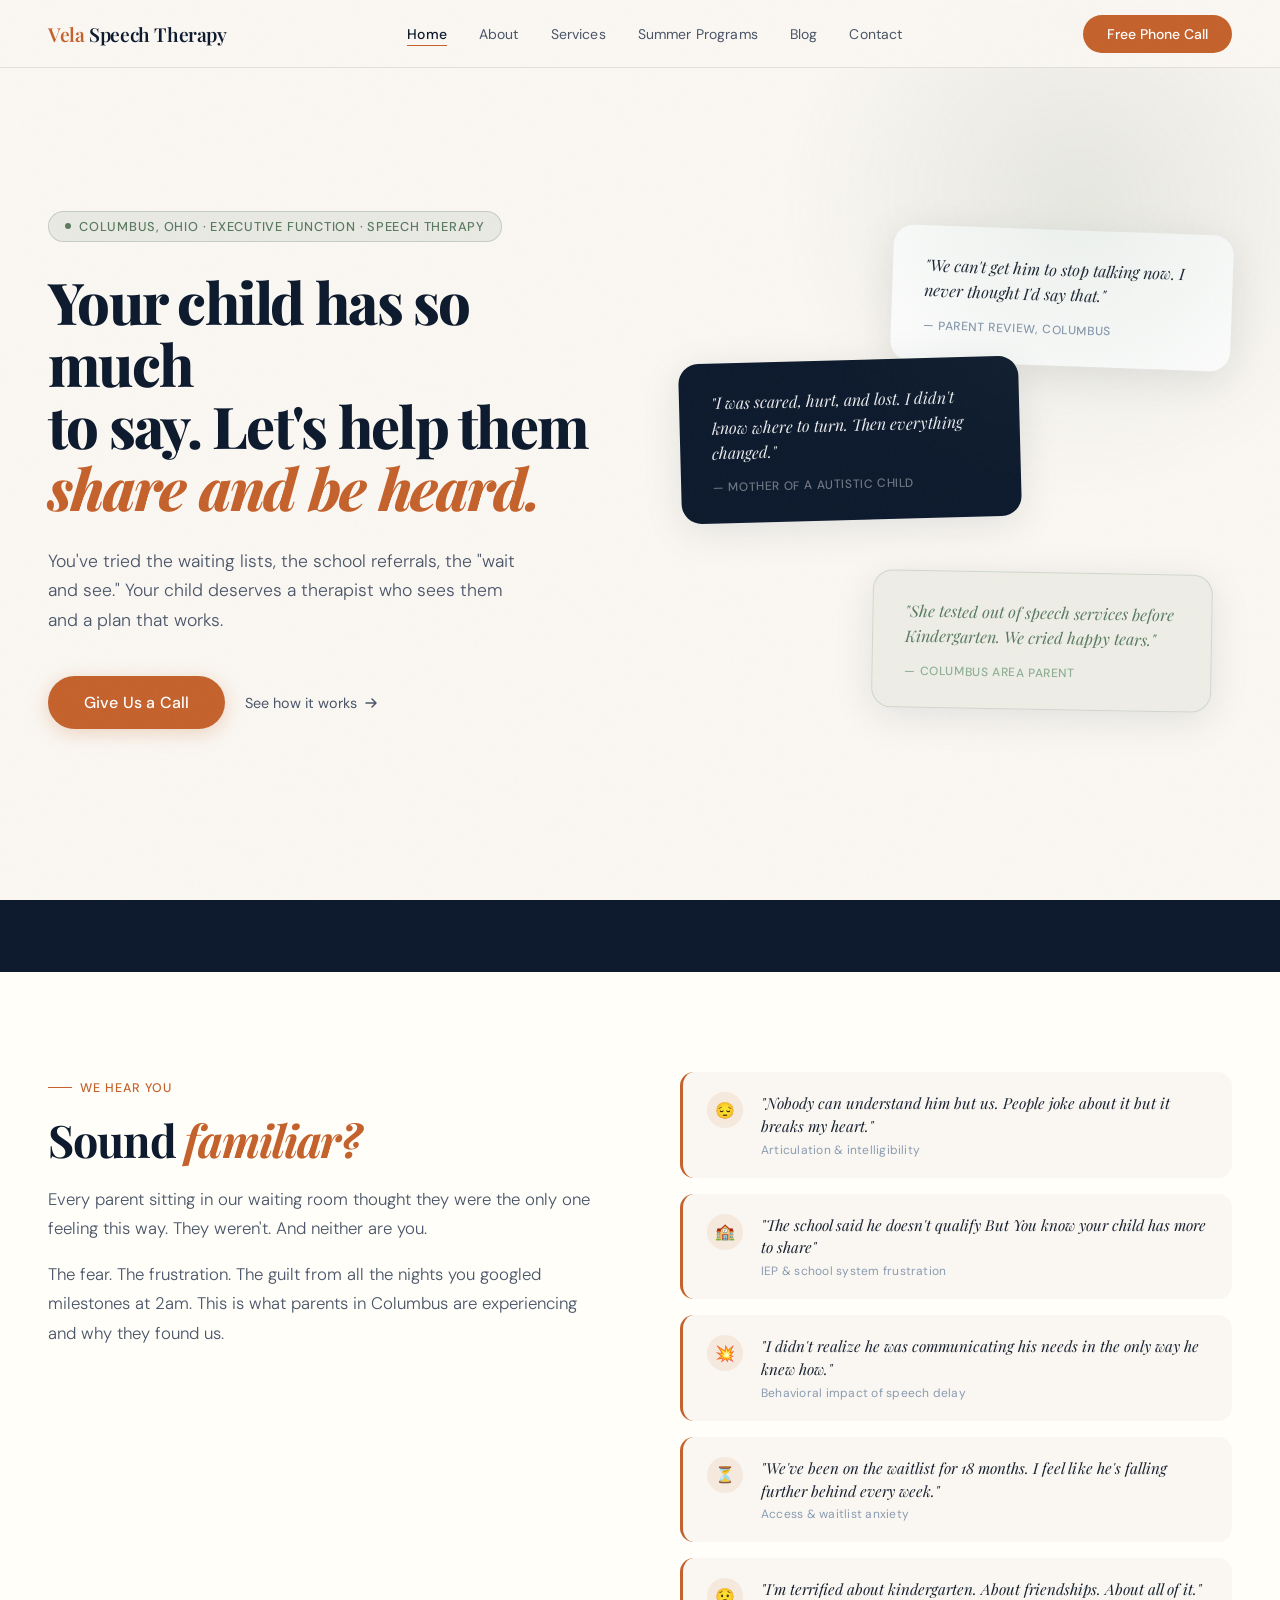
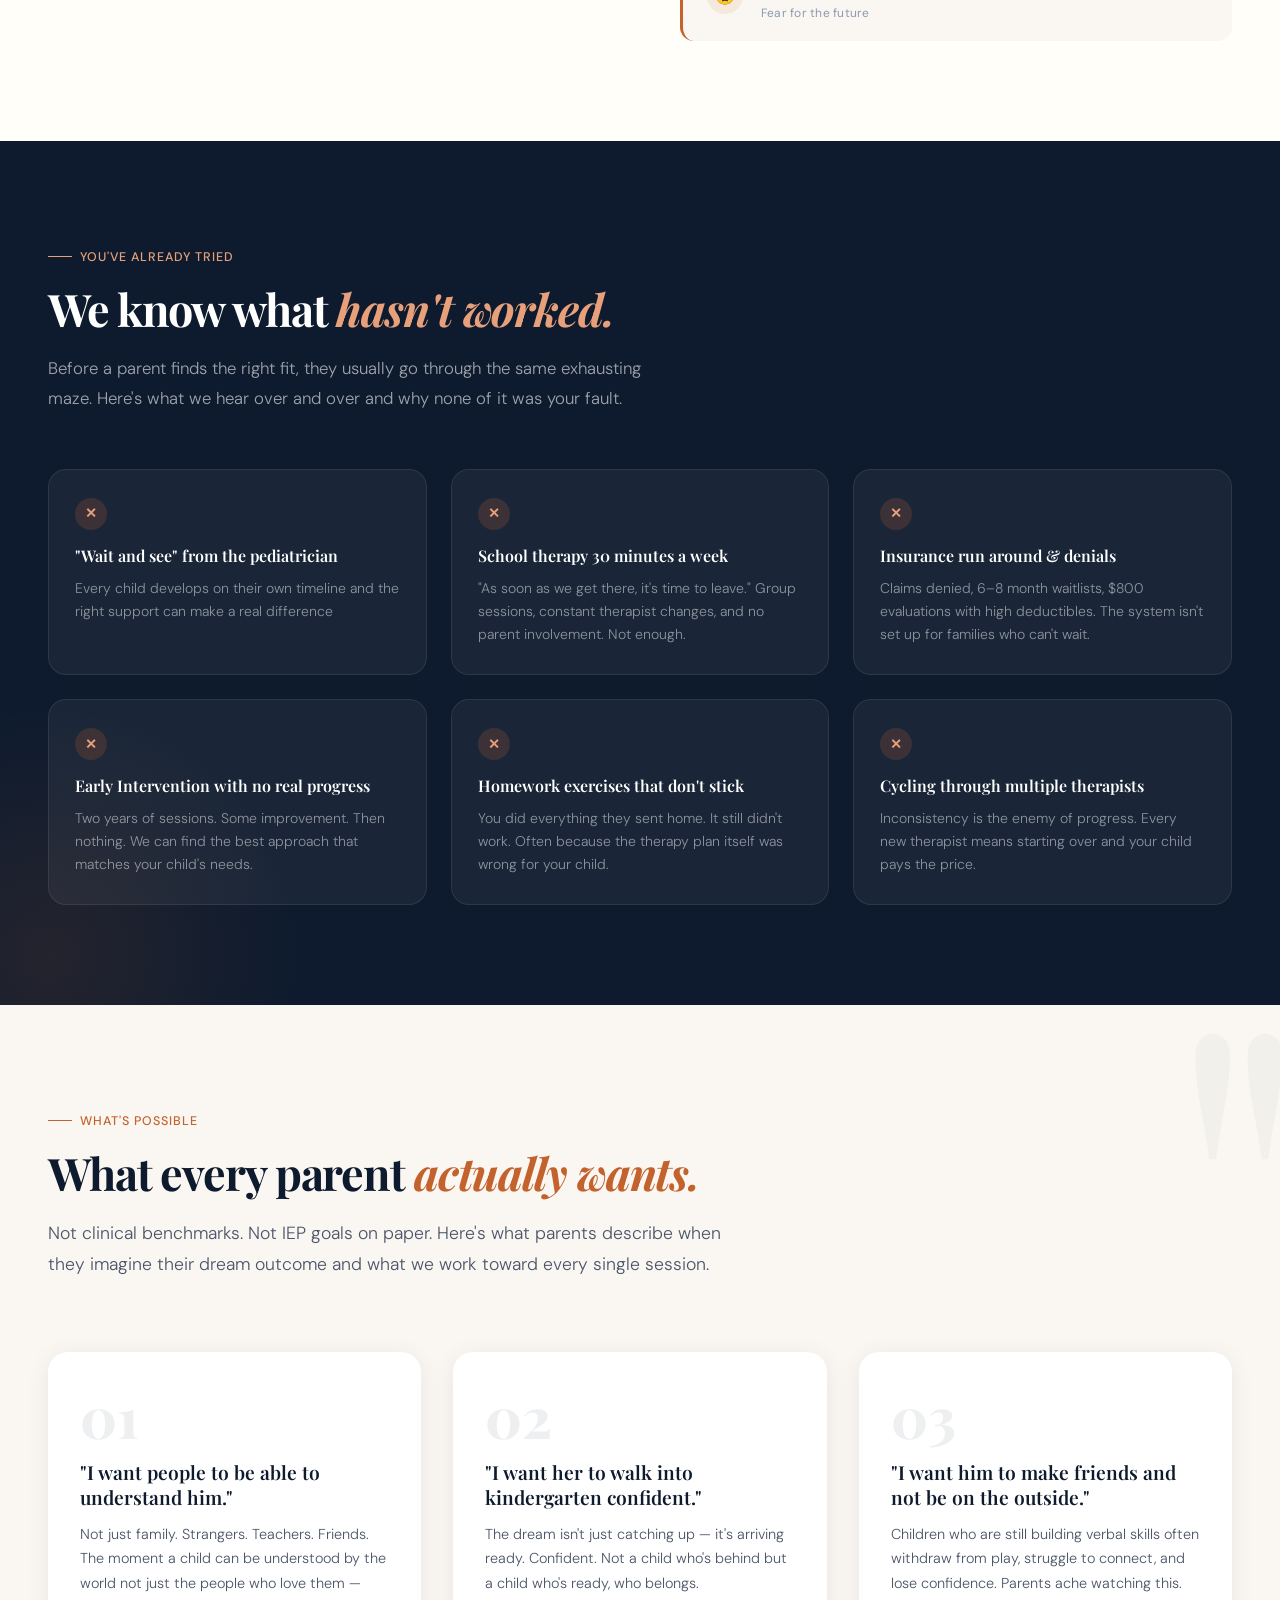
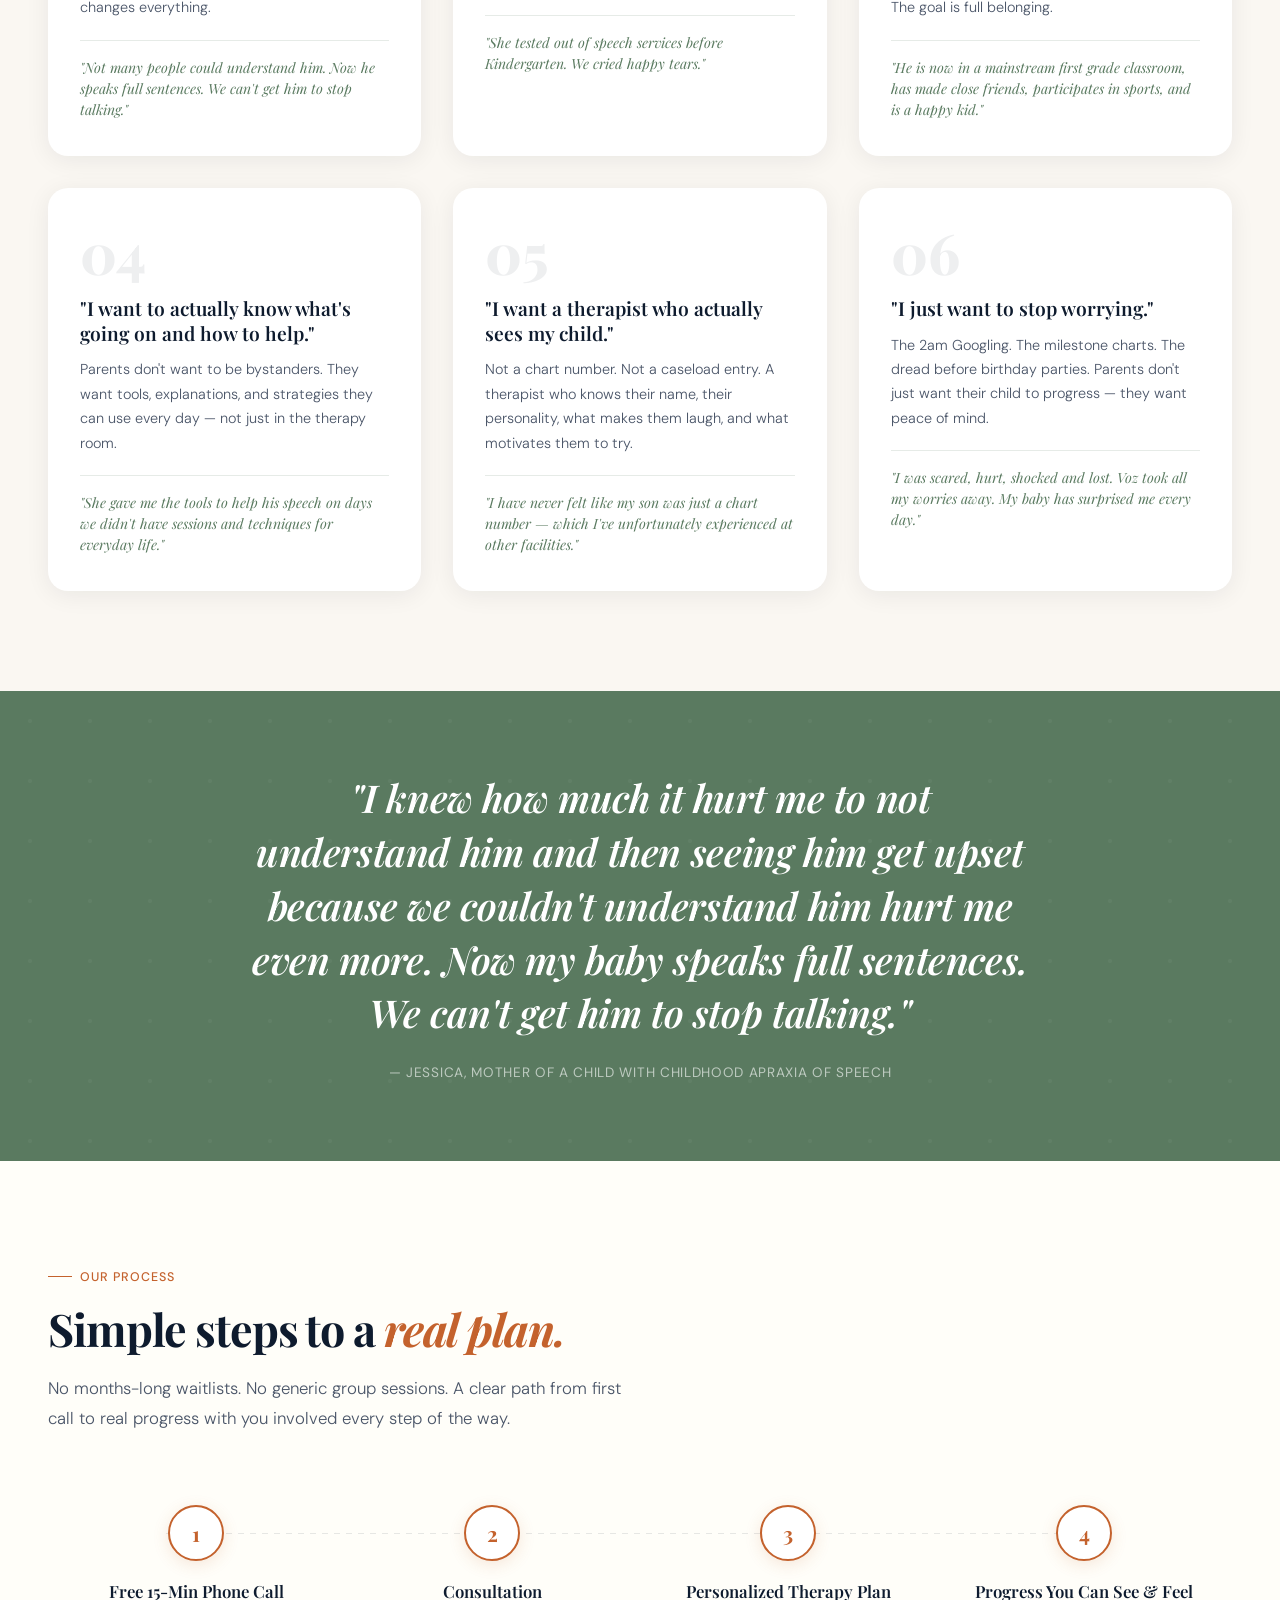
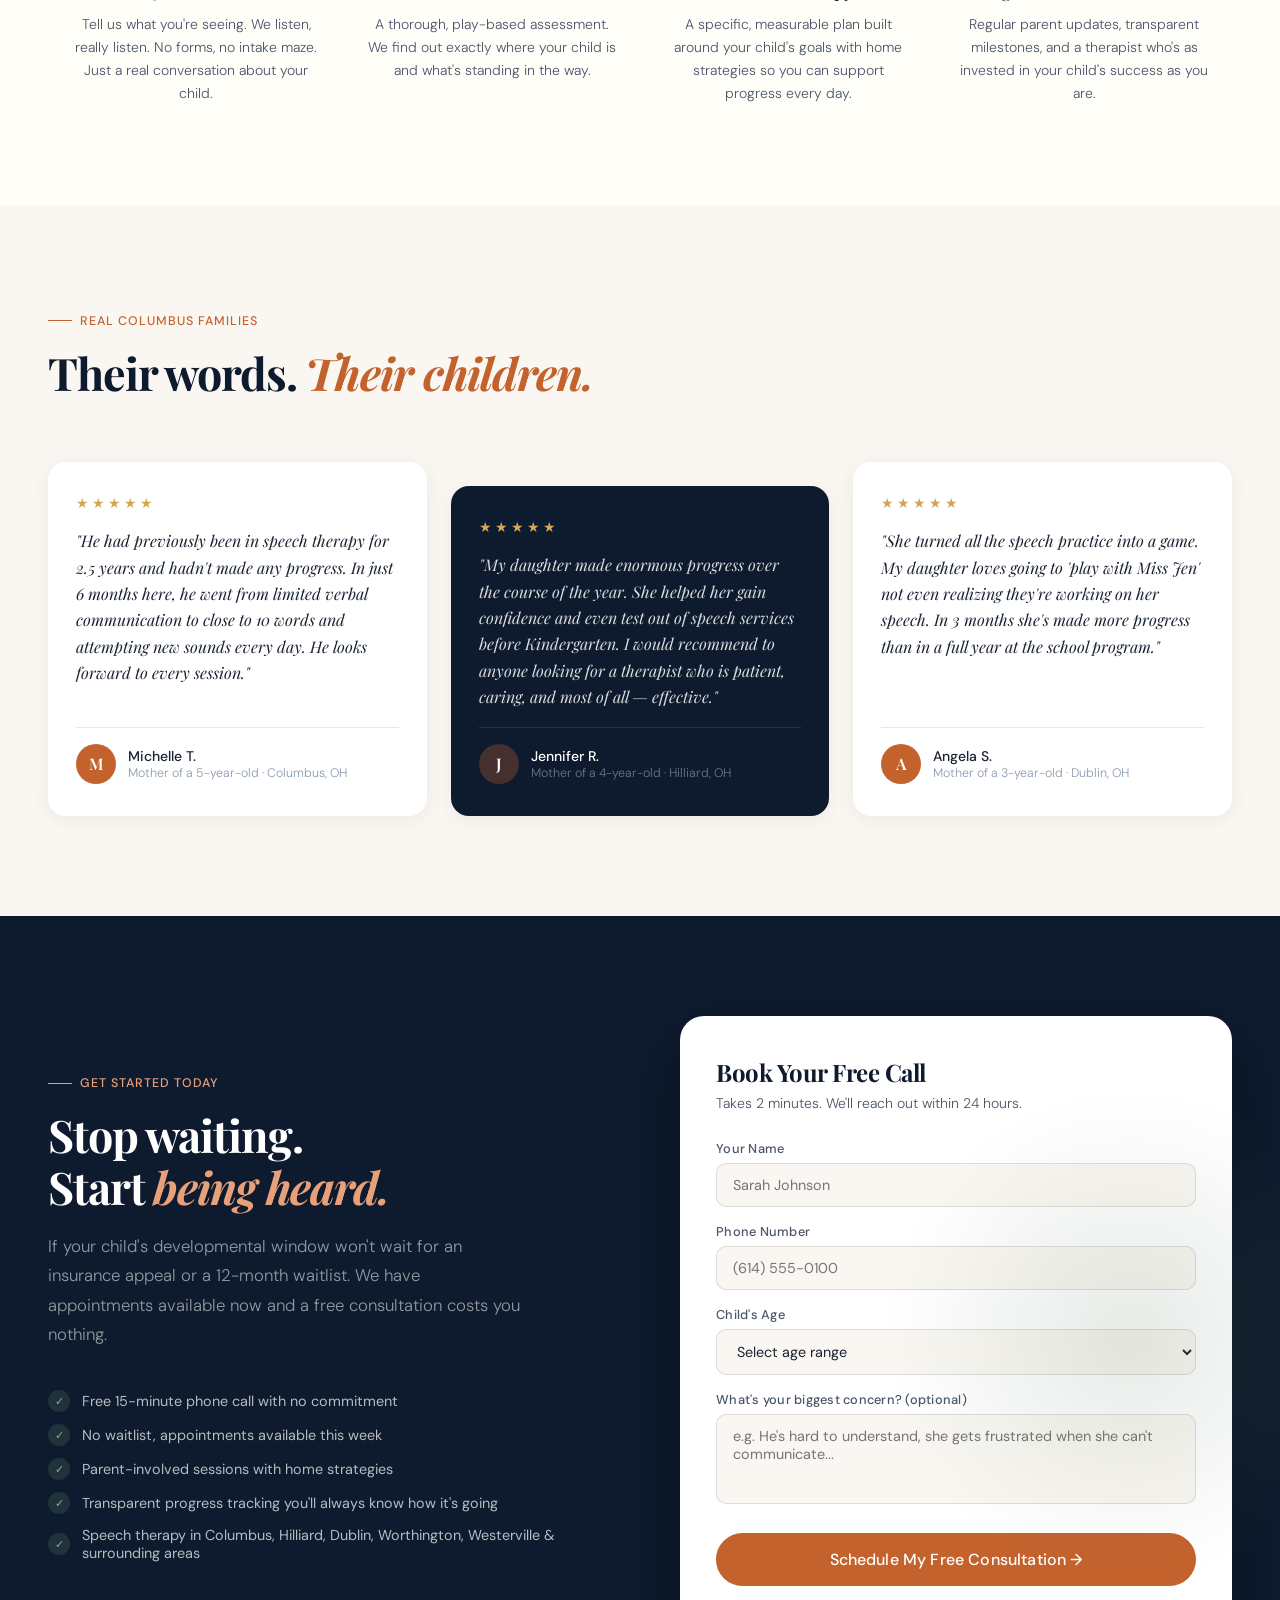
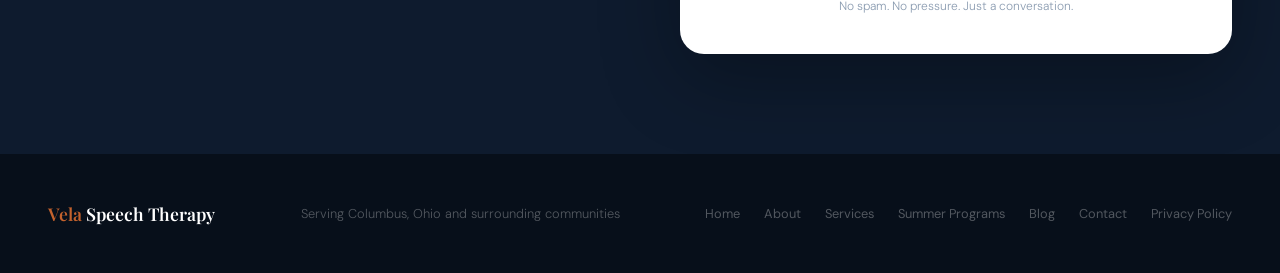
<file: index.html>
<!DOCTYPE html>
<html lang="en">
<head>
<meta charset="UTF-8">
<meta name="viewport" content="width=device-width, initial-scale=1.0">
<title> Vela Speech Therapy in Columbus | Helping Children Be Heard</title>
<link rel="preconnect" href="https://fonts.googleapis.com">
<link rel="preconnect" href="https://fonts.gstatic.com" crossorigin>
<link href="https://fonts.googleapis.com/css2?family=Playfair+Display:ital,wght@0,400;0,600;0,800;1,400;1,600&family=DM+Sans:ital,wght@0,300;0,400;0,500;1,300&display=swap" rel="stylesheet">

<style>
  :root {
    --cream: #FAF7F2;
    --warm-white: #FFFEF9;
    --deep-navy: #0E1B2E;
    --sage: #5A7A60;
    --sage-light: #8FAF95;
    --terracotta: #C4622D;
    --terracotta-light: #E8A07A;
    --gold: #D4A853;
    --text-dark: #1A2332;
    --text-mid: #4A5568;
    --text-light: #8A9BB0;
    --border: rgba(14,27,46,0.1);
  }

  * { margin: 0; padding: 0; box-sizing: border-box; }

  html { scroll-behavior: smooth; }

  body {
    font-family: 'DM Sans', sans-serif;
    background: var(--cream);
    color: var(--text-dark);
    overflow-x: hidden;
  }

  /* ===== NOISE TEXTURE OVERLAY ===== */
  body::before {
    content: '';
    position: fixed;
    inset: 0;
    background-image: url("data:image/svg+xml,%3Csvg viewBox='0 0 256 256' xmlns='http://www.w3.org/2000/svg'%3E%3Cfilter id='noise'%3E%3CfeTurbulence type='fractalNoise' baseFrequency='0.9' numOctaves='4' stitchTiles='stitch'/%3E%3C/filter%3E%3Crect width='100%25' height='100%25' filter='url(%23noise)' opacity='0.03'/%3E%3C/svg%3E");
    pointer-events: none;
    z-index: 1000;
    opacity: 0.4;
  }

/* ===== NAV ===== */
nav {
  position: fixed;
  top: 0; left: 0; right: 0;
  z-index: 100;
  padding: 0 48px;
  height: 68px;
  display: flex;
  justify-content: space-between;
  align-items: center;
  background: rgba(250,247,242,0.92);
  backdrop-filter: blur(16px);
  border-bottom: 1px solid var(--border);
}

.nav-logo {
  font-family: 'Playfair Display', serif;
  font-size: 1.2rem;
  font-weight: 600;
  color: var(--deep-navy);
  letter-spacing: -0.02em;
  text-decoration: none;
  flex-shrink: 0;
}

.nav-logo span { 
  color: var(--terracotta); 
}

.nav-links {
  display: flex;
  align-items: center;
  gap: 32px;
  list-style: none;
}

.nav-links a {
  font-size: 0.875rem;
  font-weight: 400;
  color: var(--text-mid);
  text-decoration: none;
  letter-spacing: 0.01em;
  transition: color 0.2s ease;
  white-space: nowrap;
  position: relative;
}

.nav-links a::after {
  content: '';
  position: absolute;
  bottom: -3px; left: 0; right: 0;
  height: 1.5px;
  background: var(--terracotta);
  transform: scaleX(0);
  transform-origin: left;
  transition: transform 0.25s ease;
}

.nav-links a:hover { color: var(--deep-navy); }
.nav-links a:hover::after { transform: scaleX(1); }
.nav-links a.active { color: var(--deep-navy); font-weight: 500; }
.nav-links a.active::after { transform: scaleX(1); }

.nav-right {
  display: flex;
  align-items: center;
  gap: 20px;
  flex-shrink: 0;
}

.nav-cta {
  background: var(--terracotta);
  color: white;
  padding: 10px 24px;
  border-radius: 50px;
  font-size: 0.875rem;
  font-weight: 500;
  text-decoration: none;
  transition: all 0.3s ease;
  white-space: nowrap;
}

.nav-cta:hover {
  background: var(--deep-navy);
  transform: translateY(-1px);
  box-shadow: 0 8px 24px rgba(196,98,45,0.3);
}

.nav-hamburger {
  display: none;
  flex-direction: column;
  gap: 5px;
  background: none;
  border: none;
  cursor: pointer;
  padding: 4px;
}

.nav-hamburger span {
  display: block;
  width: 22px;
  height: 2px;
  background: var(--deep-navy);
  border-radius: 2px;
  transition: all 0.3s ease;
}

.nav-hamburger.open span:nth-child(1) { transform: translateY(7px) rotate(45deg); }
.nav-hamburger.open span:nth-child(2) { opacity: 0; }
.nav-hamburger.open span:nth-child(3) { transform: translateY(-7px) rotate(-45deg); }

.nav-mobile {
  display: none;
  position: fixed;
  top: 68px; left: 0; right: 0;
  background: rgba(250,247,242,0.98);
  backdrop-filter: blur(16px);
  border-bottom: 1px solid var(--border);
  padding: 24px 24px 32px;
  flex-direction: column;
  gap: 4px;
  z-index: 99;
  box-shadow: 0 12px 40px rgba(14,27,46,0.1);
}

.nav-mobile.open { display: flex; }

.nav-mobile a {
  font-size: 1rem;
  font-weight: 400;
  color: var(--text-mid);
  text-decoration: none;
  padding: 12px 8px;
  border-bottom: 1px solid var(--border);
  transition: color 0.2s ease;
}

.nav-mobile a:last-child { border-bottom: none; }
.nav-mobile a:hover { color: var(--terracotta); }
.nav-mobile a.active { color: var(--deep-navy); font-weight: 500; }

.nav-mobile .nav-mobile-cta {
  margin-top: 16px;
  background: var(--terracotta);
  color: white;
  text-align: center;
  padding: 14px;
  border-radius: 50px;
  font-weight: 500;
  border-bottom: none;
}

.nav-mobile .nav-mobile-cta:hover { background: var(--deep-navy); color: white; }

  /* ===== HERO ===== */
  .hero {
    min-height: 100vh;
    display: grid;
    grid-template-columns: 1fr 1fr;
    align-items: center;
    padding: 120px 48px 80px;
    gap: 80px;
    position: relative;
    overflow: hidden;
  }

  .hero::after {
    content: '';
    position: absolute;
    right: -100px;
    top: -100px;
    width: 600px;
    height: 600px;
    background: radial-gradient(circle, rgba(90,122,96,0.12) 0%, transparent 70%);
    pointer-events: none;
  }

  .hero-eyebrow {
    display: inline-flex;
    align-items: center;
    gap: 8px;
    background: rgba(90,122,96,0.1);
    border: 1px solid rgba(90,122,96,0.25);
    color: var(--sage);
    padding: 6px 16px;
    border-radius: 50px;
    font-size: 0.8rem;
    font-weight: 500;
    letter-spacing: 0.06em;
    text-transform: uppercase;
    margin-bottom: 28px;
    animation: fadeUp 0.8s ease forwards;
    opacity: 0;
  }

  .hero-eyebrow::before {
    content: '';
    width: 6px;
    height: 6px;
    background: var(--sage);
    border-radius: 50%;
  }

  .hero-headline {
    font-family: 'Playfair Display', serif;
    font-size: clamp(2.8rem, 4.5vw, 4.2rem);
    font-weight: 800;
    line-height: 1.08;
    letter-spacing: -0.03em;
    color: var(--deep-navy);
    margin-bottom: 28px;
    animation: fadeUp 0.8s 0.15s ease forwards;
    opacity: 0;
  }

  .hero-headline em {
    font-style: italic;
    color: var(--terracotta);
  }

  .hero-sub {
    font-size: 1.1rem;
    line-height: 1.7;
    color: var(--text-mid);
    font-weight: 300;
    max-width: 480px;
    margin-bottom: 40px;
    animation: fadeUp 0.8s 0.3s ease forwards;
    opacity: 0;
  }

  .hero-cta-group {
    display: flex;
    align-items: center;
    gap: 20px;
    flex-wrap: wrap;
    animation: fadeUp 0.8s 0.45s ease forwards;
    opacity: 0;
  }

  .btn-primary {
    background: var(--terracotta);
    color: white;
    padding: 16px 36px;
    border-radius: 50px;
    font-size: 1rem;
    font-weight: 500;
    text-decoration: none;
    transition: all 0.3s ease;
    box-shadow: 0 4px 20px rgba(196,98,45,0.25);
    letter-spacing: 0.01em;
  }

  .btn-primary:hover {
    transform: translateY(-2px);
    box-shadow: 0 12px 32px rgba(196,98,45,0.35);
    background: #B3571F;
  }

  .btn-ghost {
    color: var(--text-mid);
    font-size: 0.9rem;
    font-weight: 400;
    text-decoration: none;
    display: flex;
    align-items: center;
    gap: 6px;
    transition: all 0.2s ease;
  }

  .btn-ghost:hover { color: var(--deep-navy); }

  .btn-ghost svg {
    transition: transform 0.2s ease;
  }

  .btn-ghost:hover svg { transform: translateX(3px); }

  /* Hero Right — Quote Card Stack */
  .hero-right {
    position: relative;
    height: 480px;
    animation: fadeUp 0.8s 0.3s ease forwards;
    opacity: 0;
  }

  .quote-card {
    position: absolute;
    background: white;
    border-radius: 20px;
    padding: 28px 32px;
    box-shadow: 0 8px 40px rgba(14,27,46,0.1);
    max-width: 340px;
  }

  .quote-card:nth-child(1) {
    top: 0;
    right: 0;
    transform: rotate(2deg);
    animation: floatCard1 6s ease-in-out infinite;
  }

  .quote-card:nth-child(2) {
    top: 130px;
    left: 0;
    transform: rotate(-1.5deg);
    animation: floatCard2 7s ease-in-out infinite;
    background: var(--deep-navy);
    color: white;
  }

  .quote-card:nth-child(3) {
    bottom: 0;
    right: 20px;
    transform: rotate(1deg);
    animation: floatCard1 8s ease-in-out infinite;
    background: rgba(90,122,96,0.08);
    border: 1px solid rgba(90,122,96,0.2);
  }

  .quote-text {
    font-family: 'Playfair Display', serif;
    font-style: italic;
    font-size: 1rem;
    line-height: 1.55;
    margin-bottom: 14px;
  }

  .quote-card:nth-child(2) .quote-text { color: rgba(255,255,255,0.9); }
  .quote-card:nth-child(3) .quote-text { color: var(--sage); }

  .quote-source {
    font-size: 0.75rem;
    font-weight: 500;
    letter-spacing: 0.05em;
    text-transform: uppercase;
    color: var(--text-light);
  }

  .quote-card:nth-child(2) .quote-source { color: rgba(255,255,255,0.4); }
  .quote-card:nth-child(3) .quote-source { color: var(--sage-light); }

  @keyframes floatCard1 {
    0%, 100% { transform: rotate(2deg) translateY(0px); }
    50% { transform: rotate(2deg) translateY(-10px); }
  }

  @keyframes floatCard2 {
    0%, 100% { transform: rotate(-1.5deg) translateY(0px); }
    50% { transform: rotate(-1.5deg) translateY(-14px); }
  }

  /* ===== STAT STRIP ===== */
  .stat-strip {
    background: var(--deep-navy);
    padding: 36px 48px;
    display: flex;
    justify-content: center;
    gap: 80px;
    flex-wrap: wrap;
  }

  .stat-item {
    text-align: center;
  }

  .stat-num {
    font-family: 'Playfair Display', serif;
    font-size: 2.2rem;
    font-weight: 800;
    color: var(--terracotta-light);
    line-height: 1;
    margin-bottom: 4px;
  }

  .stat-label {
    font-size: 0.8rem;
    color: rgba(255,255,255,0.5);
    letter-spacing: 0.05em;
    text-transform: uppercase;
    font-weight: 400;
  }

  /* ===== SECTION BASE ===== */
  section {
    padding: 100px 48px;
  }

  .section-eyebrow {
    display: inline-flex;
    align-items: center;
    gap: 8px;
    font-size: 0.78rem;
    font-weight: 500;
    letter-spacing: 0.08em;
    text-transform: uppercase;
    color: var(--terracotta);
    margin-bottom: 18px;
  }

  .section-eyebrow::before {
    content: '';
    width: 24px;
    height: 1px;
    background: var(--terracotta);
  }

  .section-headline {
    font-family: 'Playfair Display', serif;
    font-size: clamp(2rem, 3.5vw, 3rem);
    font-weight: 700;
    line-height: 1.15;
    letter-spacing: -0.025em;
    color: var(--deep-navy);
    margin-bottom: 20px;
  }

  .section-headline em {
    font-style: italic;
    color: var(--terracotta);
  }

  /* ===== PAIN POINTS ===== */
  .pain-section {
    background: var(--warm-white);
    display: grid;
    grid-template-columns: 1fr 1fr;
    gap: 80px;
    align-items: start;
  }

  .pain-intro p {
    font-size: 1.05rem;
    line-height: 1.75;
    color: var(--text-mid);
    font-weight: 300;
    margin-bottom: 16px;
  }

  .pain-grid {
    display: flex;
    flex-direction: column;
    gap: 16px;
  }

  .pain-item {
    display: flex;
    gap: 18px;
    align-items: flex-start;
    padding: 20px 24px;
    background: var(--cream);
    border-radius: 14px;
    border-left: 3px solid var(--terracotta);
    transition: all 0.25s ease;
    cursor: default;
  }

  .pain-item:hover {
    transform: translateX(4px);
    box-shadow: 0 4px 20px rgba(196,98,45,0.1);
  }

  .pain-icon {
    width: 36px;
    height: 36px;
    background: rgba(196,98,45,0.1);
    border-radius: 50%;
    display: flex;
    align-items: center;
    justify-content: center;
    flex-shrink: 0;
    font-size: 1rem;
  }

  .pain-item-text {
    flex: 1;
  }

  .pain-item-quote {
    font-family: 'Playfair Display', serif;
    font-style: italic;
    font-size: 0.95rem;
    color: var(--text-dark);
    margin-bottom: 4px;
    line-height: 1.5;
  }

  .pain-item-label {
    font-size: 0.75rem;
    color: var(--text-light);
    font-weight: 400;
    letter-spacing: 0.02em;
  }

  /* ===== TRIED THAT SECTION ===== */
  .tried-section {
    background: var(--deep-navy);
    position: relative;
    overflow: hidden;
  }

  .tried-section::before {
    content: '';
    position: absolute;
    left: -200px;
    bottom: -200px;
    width: 500px;
    height: 500px;
    background: radial-gradient(circle, rgba(196,98,45,0.12) 0%, transparent 70%);
    pointer-events: none;
  }

  .tried-section .section-eyebrow { color: var(--terracotta-light); }
  .tried-section .section-eyebrow::before { background: var(--terracotta-light); }
  .tried-section .section-headline { color: white; }
  .tried-section .section-headline em { color: var(--terracotta-light); }

  .tried-intro {
    font-size: 1.05rem;
    line-height: 1.75;
    color: rgba(255,255,255,0.6);
    font-weight: 300;
    max-width: 600px;
    margin-bottom: 56px;
  }

  .tried-grid {
    display: grid;
    grid-template-columns: repeat(3, 1fr);
    gap: 24px;
  }

  .tried-card {
    background: rgba(255,255,255,0.05);
    border: 1px solid rgba(255,255,255,0.08);
    border-radius: 18px;
    padding: 28px 26px;
    transition: all 0.3s ease;
    position: relative;
    overflow: hidden;
  }

  .tried-card::before {
    content: '';
    position: absolute;
    top: 0;
    left: 0;
    right: 0;
    height: 2px;
    background: var(--terracotta);
    opacity: 0;
    transition: opacity 0.3s ease;
  }

  .tried-card:hover {
    background: rgba(255,255,255,0.08);
    transform: translateY(-4px);
  }

  .tried-card:hover::before { opacity: 1; }

  .tried-x {
    width: 32px;
    height: 32px;
    background: rgba(196,98,45,0.2);
    border-radius: 50%;
    display: flex;
    align-items: center;
    justify-content: center;
    margin-bottom: 16px;
    font-size: 0.85rem;
    color: var(--terracotta-light);
    font-weight: 700;
  }

  .tried-title {
    font-family: 'Playfair Display', serif;
    font-size: 1rem;
    font-weight: 600;
    color: white;
    margin-bottom: 10px;
    line-height: 1.3;
  }

  .tried-desc {
    font-size: 0.875rem;
    line-height: 1.65;
    color: rgba(255,255,255,0.5);
    font-weight: 300;
  }

  /* ===== DREAM OUTCOMES ===== */
  .dream-section {
    background: var(--cream);
    position: relative;
    overflow: hidden;
  }

  .dream-section::after {
    content: '"';
    position: absolute;
    right: -30px;
    top: -60px;
    font-family: 'Playfair Display', serif;
    font-size: 30rem;
    color: rgba(90,122,96,0.05);
    line-height: 1;
    pointer-events: none;
  }

  .dream-header {
    max-width: 700px;
    margin-bottom: 72px;
  }

  .dream-header p {
    font-size: 1.1rem;
    line-height: 1.75;
    color: var(--text-mid);
    font-weight: 300;
  }

  .dream-outcomes {
    display: grid;
    grid-template-columns: repeat(3, 1fr);
    gap: 32px;
  }

  .dream-card {
    background: white;
    border-radius: 20px;
    padding: 36px 32px;
    box-shadow: 0 4px 24px rgba(14,27,46,0.07);
    transition: all 0.3s ease;
    position: relative;
    overflow: hidden;
  }

  .dream-card::before {
    content: '';
    position: absolute;
    bottom: 0;
    left: 0;
    right: 0;
    height: 3px;
    background: linear-gradient(90deg, var(--sage), var(--terracotta));
    transform: scaleX(0);
    transform-origin: left;
    transition: transform 0.4s ease;
  }

  .dream-card:hover {
    transform: translateY(-6px);
    box-shadow: 0 16px 48px rgba(14,27,46,0.12);
  }

  .dream-card:hover::before { transform: scaleX(1); }

  .dream-number {
    font-family: 'Playfair Display', serif;
    font-size: 3.5rem;
    font-weight: 800;
    color: rgba(14,27,46,0.07);
    line-height: 1;
    margin-bottom: 16px;
  }

  .dream-title {
    font-family: 'Playfair Display', serif;
    font-size: 1.2rem;
    font-weight: 600;
    color: var(--deep-navy);
    margin-bottom: 12px;
    line-height: 1.3;
  }

  .dream-desc {
    font-size: 0.9rem;
    line-height: 1.7;
    color: var(--text-mid);
    font-weight: 300;
    margin-bottom: 20px;
  }

  .dream-quote {
    font-family: 'Playfair Display', serif;
    font-style: italic;
    font-size: 0.875rem;
    color: var(--sage);
    line-height: 1.5;
    padding-top: 16px;
    border-top: 1px solid rgba(90,122,96,0.15);
  }

  /* ===== TRANSFORMATION SECTION ===== */
  .transform-section {
    background: var(--sage);
    padding: 80px 48px;
    text-align: center;
    position: relative;
    overflow: hidden;
  }

  .transform-section::before {
    content: '';
    position: absolute;
    inset: 0;
    background: url("data:image/svg+xml,%3Csvg width='60' height='60' viewBox='0 0 60 60' xmlns='http://www.w3.org/2000/svg'%3E%3Cg fill='none' fill-rule='evenodd'%3E%3Cg fill='%23ffffff' fill-opacity='0.04'%3E%3Ccircle cx='30' cy='30' r='2'/%3E%3C/g%3E%3C/g%3E%3C/svg%3E");
  }

  .transform-inner {
    position: relative;
    z-index: 1;
    max-width: 780px;
    margin: 0 auto;
  }

  .transform-quote {
    font-family: 'Playfair Display', serif;
    font-style: italic;
    font-size: clamp(1.6rem, 3vw, 2.4rem);
    font-weight: 600;
    color: white;
    line-height: 1.4;
    margin-bottom: 24px;
    letter-spacing: -0.01em;
  }

  .transform-source {
    font-size: 0.85rem;
    color: rgba(255,255,255,0.6);
    letter-spacing: 0.05em;
    text-transform: uppercase;
  }

  /* ===== HOW IT WORKS ===== */
  .process-section {
    background: var(--warm-white);
  }

  .process-header {
    max-width: 600px;
    margin-bottom: 72px;
  }

  .process-header p {
    font-size: 1.05rem;
    line-height: 1.75;
    color: var(--text-mid);
    font-weight: 300;
  }

  .process-steps {
    display: grid;
    grid-template-columns: repeat(4, 1fr);
    gap: 0;
    position: relative;
  }

  .process-steps::before {
    content: '';
    position: absolute;
    top: 28px;
    left: 10%;
    right: 10%;
    height: 1px;
    background: repeating-linear-gradient(90deg, var(--border) 0, var(--border) 6px, transparent 6px, transparent 12px);
    z-index: 0;
  }

  .process-step {
    display: flex;
    flex-direction: column;
    align-items: center;
    text-align: center;
    padding: 0 24px;
    position: relative;
    z-index: 1;
  }

  .step-num {
    width: 56px;
    height: 56px;
    background: white;
    border: 2px solid var(--terracotta);
    border-radius: 50%;
    display: flex;
    align-items: center;
    justify-content: center;
    font-family: 'Playfair Display', serif;
    font-size: 1.3rem;
    font-weight: 700;
    color: var(--terracotta);
    margin-bottom: 20px;
    flex-shrink: 0;
    box-shadow: 0 4px 16px rgba(196,98,45,0.15);
  }

  .step-title {
    font-family: 'Playfair Display', serif;
    font-size: 1.05rem;
    font-weight: 600;
    color: var(--deep-navy);
    margin-bottom: 10px;
    line-height: 1.3;
  }

  .step-desc {
    font-size: 0.875rem;
    line-height: 1.65;
    color: var(--text-mid);
    font-weight: 300;
  }

  /* ===== TESTIMONIALS ===== */
  .testimonial-section {
    background: var(--cream);
  }

  .testimonial-header {
    max-width: 600px;
    margin-bottom: 64px;
  }

  .testimonials-grid {
    display: grid;
    grid-template-columns: repeat(3, 1fr);
    gap: 24px;
  }

  .testimonial-card {
    background: white;
    border-radius: 18px;
    padding: 32px 28px;
    box-shadow: 0 4px 20px rgba(14,27,46,0.06);
    display: flex;
    flex-direction: column;
    gap: 16px;
    transition: all 0.3s ease;
  }

  .testimonial-card:hover {
    transform: translateY(-4px);
    box-shadow: 0 12px 36px rgba(14,27,46,0.1);
  }

  .testimonial-card:nth-child(2) {
    background: var(--deep-navy);
    margin-top: 24px;
  }

  .stars {
    display: flex;
    gap: 3px;
  }

  .star {
    color: var(--gold);
    font-size: 0.9rem;
  }

  .test-text {
    font-family: 'Playfair Display', serif;
    font-style: italic;
    font-size: 1rem;
    line-height: 1.65;
    color: var(--text-dark);
    flex: 1;
  }

  .testimonial-card:nth-child(2) .test-text {
    color: rgba(255,255,255,0.85);
  }

  .test-author {
    display: flex;
    align-items: center;
    gap: 12px;
    padding-top: 16px;
    border-top: 1px solid var(--border);
  }

  .testimonial-card:nth-child(2) .test-author {
    border-top-color: rgba(255,255,255,0.1);
  }

  .author-avatar {
    width: 40px;
    height: 40px;
    border-radius: 50%;
    background: var(--terracotta);
    display: flex;
    align-items: center;
    justify-content: center;
    font-family: 'Playfair Display', serif;
    font-size: 1rem;
    color: white;
    font-weight: 600;
    flex-shrink: 0;
  }

  .testimonial-card:nth-child(2) .author-avatar {
    background: rgba(196,98,45,0.3);
  }

  .author-name {
    font-size: 0.875rem;
    font-weight: 500;
    color: var(--text-dark);
  }

  .testimonial-card:nth-child(2) .author-name { color: white; }

  .author-detail {
    font-size: 0.775rem;
    color: var(--text-light);
    font-weight: 300;
  }

  .testimonial-card:nth-child(2) .author-detail { color: rgba(255,255,255,0.4); }

  /* ===== CTA SECTION ===== */
  .cta-section {
    background: var(--deep-navy);
    padding: 100px 48px;
    display: grid;
    grid-template-columns: 1fr 1fr;
    gap: 80px;
    align-items: center;
    position: relative;
    overflow: hidden;
  }

  .cta-section::after {
    content: '';
    position: absolute;
    right: -100px;
    top: 50%;
    transform: translateY(-50%);
    width: 500px;
    height: 500px;
    background: radial-gradient(circle, rgba(90,122,96,0.15) 0%, transparent 70%);
  }

  .cta-left .section-eyebrow { color: var(--terracotta-light); }
  .cta-left .section-eyebrow::before { background: var(--terracotta-light); }
  .cta-left .section-headline { color: white; }
  .cta-left .section-headline em { color: var(--terracotta-light); }

  .cta-body {
    font-size: 1.05rem;
    line-height: 1.75;
    color: rgba(255,255,255,0.55);
    font-weight: 300;
    margin-bottom: 40px;
    max-width: 480px;
  }

  .cta-features {
    display: flex;
    flex-direction: column;
    gap: 12px;
    margin-bottom: 40px;
  }

  .cta-feature {
    display: flex;
    align-items: center;
    gap: 12px;
    font-size: 0.9rem;
    color: rgba(255,255,255,0.7);
  }

  .cta-feature-check {
    width: 22px;
    height: 22px;
    background: rgba(90,122,96,0.25);
    border-radius: 50%;
    display: flex;
    align-items: center;
    justify-content: center;
    color: var(--sage-light);
    font-size: 0.7rem;
    flex-shrink: 0;
  }

  .cta-right {
    position: relative;
    z-index: 1;
  }

  .cta-form {
    background: white;
    border-radius: 24px;
    padding: 40px 36px;
    box-shadow: 0 24px 80px rgba(0,0,0,0.3);
  }

  .form-headline {
    font-family: 'Playfair Display', serif;
    font-size: 1.5rem;
    font-weight: 700;
    color: var(--deep-navy);
    margin-bottom: 6px;
    letter-spacing: -0.02em;
  }

  .form-sub {
    font-size: 0.875rem;
    color: var(--text-mid);
    font-weight: 300;
    margin-bottom: 28px;
  }

  .form-group {
    margin-bottom: 16px;
  }

  .form-label {
    display: block;
    font-size: 0.8rem;
    font-weight: 500;
    color: var(--text-mid);
    margin-bottom: 6px;
    letter-spacing: 0.02em;
  }

  .form-input, .form-select, .form-textarea {
    width: 100%;
    padding: 12px 16px;
    border: 1.5px solid rgba(14,27,46,0.12);
    border-radius: 10px;
    font-family: 'DM Sans', sans-serif;
    font-size: 0.9rem;
    color: var(--text-dark);
    background: var(--cream);
    transition: all 0.2s ease;
    outline: none;
  }

  .form-input:focus, .form-select:focus, .form-textarea:focus {
    border-color: var(--terracotta);
    background: white;
    box-shadow: 0 0 0 3px rgba(196,98,45,0.1);
  }

  .form-textarea {
    height: 90px;
    resize: none;
  }

  .form-submit {
    width: 100%;
    background: var(--terracotta);
    color: white;
    border: none;
    padding: 16px;
    border-radius: 50px;
    font-family: 'DM Sans', sans-serif;
    font-size: 1rem;
    font-weight: 500;
    cursor: pointer;
    transition: all 0.3s ease;
    margin-top: 8px;
    letter-spacing: 0.01em;
  }

  .form-submit:hover {
    background: #B3571F;
    transform: translateY(-2px);
    box-shadow: 0 8px 24px rgba(196,98,45,0.3);
  }

  .form-disclaimer {
    font-size: 0.75rem;
    color: var(--text-light);
    text-align: center;
    margin-top: 12px;
    font-weight: 300;
  }

  /* ===== FOOTER ===== */
  footer {
    background: #070F1A;
    padding: 48px;
    display: flex;
    justify-content: space-between;
    align-items: center;
    flex-wrap: wrap;
    gap: 20px;
  }

  .footer-logo {
    font-family: 'Playfair Display', serif;
    font-size: 1.1rem;
    font-weight: 600;
    color: white;
  }

  .footer-logo span { color: var(--terracotta); }

  .footer-text {
    font-size: 0.8rem;
    color: rgba(255,255,255,0.3);
    font-weight: 300;
  }

  .footer-links {
    display: flex;
    gap: 24px;
  }

  .footer-links a {
    font-size: 0.8rem;
    color: rgba(255,255,255,0.3);
    text-decoration: none;
    transition: color 0.2s ease;
  }

  .footer-links a:hover { color: white; }

  /* ===== ANIMATIONS ===== */
  @keyframes fadeUp {
    from { opacity: 0; transform: translateY(28px); }
    to { opacity: 1; transform: translateY(0); }
  }

  .reveal {
    opacity: 0;
    transform: translateY(32px);
    transition: all 0.7s cubic-bezier(0.16, 1, 0.3, 1);
  }

  .reveal.visible {
    opacity: 1;
    transform: translateY(0);
  }

  /* ===== RESPONSIVE ===== */
  @media (max-width: 900px) {
    nav { padding: 0 24px; }
    .nav-links { display: none; }
    .nav-hamburger { display: flex; }
    .hero { grid-template-columns: 1fr; padding: 100px 24px 60px; gap: 48px; }
    .hero-right { display: none; }
    .nav-cta { display: none; }
    
    section { padding: 72px 24px; }
    .pain-section { grid-template-columns: 1fr; gap: 48px; }
    .tried-grid { grid-template-columns: 1fr; }
    .dream-outcomes { grid-template-columns: 1fr; }
    .process-steps { grid-template-columns: repeat(2, 1fr); gap: 40px; }
    .process-steps::before { display: none; }
    .testimonials-grid { grid-template-columns: 1fr; }
    .testimonial-card:nth-child(2) { margin-top: 0; }
    .cta-section { grid-template-columns: 1fr; padding: 72px 24px; gap: 48px; }
    .stat-strip { gap: 40px; padding: 36px 24px; }
    footer { flex-direction: column; text-align: center; padding: 36px 24px; }
    .footer-links { flex-wrap: wrap; justify-content: center; }
  }

  @media (max-width: 600px) {
    .hero-headline { font-size: 2.4rem; }
    .process-steps { grid-template-columns: 1fr; }
  }
</style>
<!-- Microsoft Clarity -->
<script type="text/javascript">
    (function(c,l,a,r,i,t,y){
        c[a]=c[a]||function(){(c[a].q=c[a].q||[]).push(arguments)};
        t=l.createElement(r);t.async=1;t.src="https://www.clarity.ms/tag/"+i;
        y=l.getElementsByTagName(r)[0];y.parentNode.insertBefore(t,y);
    })(window, document, "clarity", "script", "z8m82971bk");
</script>
</head>
<body>

<!-- NAV -->
<nav>
  <a href="/index.html" class="nav-logo"><span>Vela </span>Speech Therapy</a>
  <ul class="nav-links">
    <li><a href="/index.html" class="active">Home</a></li>
    <li><a href="/about.html">About</a></li>
    <li><a href="/services.html">Services</a></li>
    <li><a href="/summer-programs.html">Summer Programs</a></li>
    <li><a href="/blog/">Blog</a></li>
    <li><a href="#contact">Contact</a></li>
  </ul>
  <div class="nav-right">
    <a href="#contact" class="nav-cta">Free Phone Call</a>
    <button class="nav-hamburger" id="hamburger" aria-label="Open menu">
      <span></span><span></span><span></span>
    </button>
  </div>
</nav>

<!-- MOBILE NAV DRAWER -->
<div class="nav-mobile" id="mobile-nav">
  <a href="/index.html" class="active">Home</a>
  <a href="/about.html">About</a>
  <a href="/services.html">Services</a>
  <a href="/summer-programs.html">Summer Programs</a>
  <a href="/blog/">Blog</a>
  <a href="#contact">Contact</a>
  <a href="#contact" class="nav-mobile-cta">Free Phone Call</a>
</div>

<!-- HERO -->
<section class="hero">
  <div class="hero-left">
    <div class="hero-eyebrow">Columbus, Ohio · Executive Function · Speech Therapy</div>
    <h1 class="hero-headline">
      Your child has so much<br>
      to say. Let's help them<br>
      <em>share and be heard.</em>
    </h1>
    <p class="hero-sub">
      You've tried the waiting lists, the school referrals, the "wait and see." Your child deserves a therapist who sees them and a plan that works.
    </p>
    <div class="hero-cta-group">
      <a href="#contact" class="btn-primary">Give Us a Call</a>
      <a href="#how-it-works" class="btn-ghost">
        See how it works
        <svg width="16" height="16" viewBox="0 0 16 16" fill="none">
          <path d="M3 8h10M9 4l4 4-4 4" stroke="currentColor" stroke-width="1.5" stroke-linecap="round" stroke-linejoin="round"/>
        </svg>
      </a>
    </div>
  </div>

  <div class="hero-right">
    <div class="quote-card">
      <div class="quote-text">"We can't get him to stop talking now. I never thought I'd say that."</div>
      <div class="quote-source">— Parent Review, Columbus</div>
    </div>
    <div class="quote-card">
      <div class="quote-text">"I was scared, hurt, and lost. I didn't know where to turn. Then everything changed."</div>
      <div class="quote-source">— Mother of a autistic child</div>
    </div>
    <div class="quote-card">
      <div class="quote-text">"She tested out of speech services before Kindergarten. We cried happy tears."</div>
      <div class="quote-source">— Columbus area parent</div>
    </div>
  </div>
</section>

<!-- STAT STRIP -->
<div class="stat-strip">
  <!-- <div class="stat-item">
    <div class="stat-num">52%</div>
    <div class="stat-label">of Columbus kids now fail speech screenings according to recent studies</div>
  </div>
  <div class="stat-item">
    <div class="stat-num">2 yrs</div>
    <div class="stat-label">avg wait at major Columbus providers</div>
  </div>
  <div class="stat-item">
    <div class="stat-num">Age 3</div>
    <div class="stat-label">Is the critical window for fastest results</div>
  </div>
  <div class="stat-item">
    <div class="stat-num">0</div>
    <div class="stat-label">people on waitlists, appointments available now</div>
  </div> -->
</div>

<!-- PAIN POINTS -->
<section class="pain-section">
  <div class="pain-intro reveal">
    <div class="section-eyebrow">We Hear You</div>
    <h2 class="section-headline">Sound <em>familiar?</em></h2>
    <p>
      Every parent sitting in our waiting room thought they were the only one feeling this way.
      They weren't. And neither are you.
    </p>
    <p>
      The fear. The frustration. The guilt from all the nights you googled milestones at 2am.
      This is what parents in Columbus are experiencing and why they found us.
    </p>
  </div>

  <div class="pain-grid reveal">
    <div class="pain-item">
      <div class="pain-icon">😔</div>
      <div class="pain-item-text">
        <div class="pain-item-quote">"Nobody can understand him but us. People joke about it but it breaks my heart."</div>
        <div class="pain-item-label">Articulation & intelligibility</div>
      </div>
    </div>
    <div class="pain-item">
      <div class="pain-icon">🏫</div>
      <div class="pain-item-text">
        <div class="pain-item-quote">"The school said he doesn't qualify But You know your child has more to share"</div>
        <div class="pain-item-label">IEP & school system frustration</div>
      </div>
    </div>
    <div class="pain-item">
      <div class="pain-icon">💥</div>
      <div class="pain-item-text">
        <div class="pain-item-quote">"I didn't realize he was communicating his needs in the only way he knew how."</div>
        <div class="pain-item-label">Behavioral impact of speech delay</div>
      </div>
    </div>
    <div class="pain-item">
      <div class="pain-icon">⏳</div>
      <div class="pain-item-text">
        <div class="pain-item-quote">"We've been on the waitlist for 18 months. I feel like he's falling further behind every week."</div>
        <div class="pain-item-label">Access & waitlist anxiety</div>
      </div>
    </div>
    <div class="pain-item">
      <div class="pain-icon">😟</div>
      <div class="pain-item-text">
        <div class="pain-item-quote">"I'm terrified about kindergarten. About friendships. About all of it."</div>
        <div class="pain-item-label">Fear for the future</div>
      </div>
    </div>
  </div>
</section>

<!-- TRIED THAT -->
<section class="tried-section">
  <div class="section-eyebrow reveal">You've already tried</div>
  <h2 class="section-headline reveal">We know what <em>hasn't worked.</em></h2>
  <p class="tried-intro reveal">
    Before a parent finds the right fit, they usually go through the same exhausting maze.
    Here's what we hear over and over and why none of it was your fault.
  </p>

  <div class="tried-grid">
    <div class="tried-card reveal">
      <div class="tried-x">✕</div>
      <div class="tried-title">"Wait and see" from the pediatrician</div>
      <div class="tried-desc">Every child develops on their own timeline and the right support can make a real difference</div>
    </div>
    <div class="tried-card reveal">
      <div class="tried-x">✕</div>
      <div class="tried-title">School therapy 30 minutes a week</div>
      <div class="tried-desc">"As soon as we get there, it's time to leave." Group sessions, constant therapist changes, and no parent involvement. Not enough.</div>
    </div>
    <div class="tried-card reveal">
      <div class="tried-x">✕</div>
      <div class="tried-title">Insurance run around & denials</div>
      <div class="tried-desc">Claims denied, 6–8 month waitlists, $800 evaluations with high deductibles. The system isn't set up for families who can't wait.</div>
    </div>
    <div class="tried-card reveal">
      <div class="tried-x">✕</div>
      <div class="tried-title">Early Intervention with no real progress</div>
      <div class="tried-desc">Two years of sessions. Some improvement. Then nothing. We can find the best approach that matches your child's needs.</div>
    </div>
    <div class="tried-card reveal">
      <div class="tried-x">✕</div>
      <div class="tried-title">Homework exercises that don't stick</div>
      <div class="tried-desc">You did everything they sent home. It still didn't work. Often because the therapy plan itself was wrong for your child.</div>
    </div>
    <div class="tried-card reveal">
      <div class="tried-x">✕</div>
      <div class="tried-title">Cycling through multiple therapists</div>
      <div class="tried-desc">Inconsistency is the enemy of progress. Every new therapist means starting over and your child pays the price.</div>
    </div>
  </div>
</section>

<!-- DREAM OUTCOMES -->
<section class="dream-section">
  <div class="dream-header reveal">
    <div class="section-eyebrow">What's possible</div>
    <h2 class="section-headline">What every parent <em>actually wants.</em></h2>
    <p>Not clinical benchmarks. Not IEP goals on paper. Here's what parents describe when they imagine their dream outcome and what we work toward every single session.</p>
  </div>

  <div class="dream-outcomes">
    <div class="dream-card reveal">
      <div class="dream-number">01</div>
      <div class="dream-title">"I want people to be able to understand him."</div>
      <div class="dream-desc">Not just family. Strangers. Teachers. Friends. The moment a child can be understood by the world not just the people who love them — changes everything.</div>
      <div class="dream-quote">"Not many people could understand him. Now he speaks full sentences. We can't get him to stop talking."</div>
    </div>
    <div class="dream-card reveal">
      <div class="dream-number">02</div>
      <div class="dream-title">"I want her to walk into kindergarten confident."</div>
      <div class="dream-desc">The dream isn't just catching up — it's arriving ready. Confident. Not a child who's behind but a child who's ready, who belongs.</div>
      <div class="dream-quote">"She tested out of speech services before Kindergarten. We cried happy tears."</div>
    </div>
    <div class="dream-card reveal">
      <div class="dream-number">03</div>
      <div class="dream-title">"I want him to make friends and not be on the outside."</div>
      <div class="dream-desc">Children who are still building verbal skills often withdraw from play, struggle to connect, and lose confidence. Parents ache watching this. The goal is full belonging.</div>
      <div class="dream-quote">"He is now in a mainstream first grade classroom, has made close friends, participates in sports, and is a happy kid."</div>
    </div>
    <div class="dream-card reveal">
      <div class="dream-number">04</div>
      <div class="dream-title">"I want to actually know what's going on and how to help."</div>
      <div class="dream-desc">Parents don't want to be bystanders. They want tools, explanations, and strategies they can use every day — not just in the therapy room.</div>
      <div class="dream-quote">"She gave me the tools to help his speech on days we didn't have sessions and techniques for everyday life."</div>
    </div>
    <div class="dream-card reveal">
      <div class="dream-number">05</div>
      <div class="dream-title">"I want a therapist who actually sees my child."</div>
      <div class="dream-desc">Not a chart number. Not a caseload entry. A therapist who knows their name, their personality, what makes them laugh, and what motivates them to try.</div>
      <div class="dream-quote">"I have never felt like my son was just a chart number — which I've unfortunately experienced at other facilities."</div>
    </div>
    <div class="dream-card reveal">
      <div class="dream-number">06</div>
      <div class="dream-title">"I just want to stop worrying."</div>
      <div class="dream-desc">The 2am Googling. The milestone charts. The dread before birthday parties. Parents don't just want their child to progress — they want peace of mind.</div>
      <div class="dream-quote">"I was scared, hurt, shocked and lost. Voz took all my worries away. My baby has surprised me every day."</div>
    </div>
  </div>
</section>

<!-- TRANSFORM QUOTE -->
<div class="transform-section">
  <div class="transform-inner">
    <div class="transform-quote">"I knew how much it hurt me to not understand him and then seeing him get upset because we couldn't understand him hurt me even more. Now my baby speaks full sentences. We can't get him to stop talking."</div>
    <div class="transform-source">— Jessica, mother of a child with Childhood Apraxia of Speech</div>
  </div>
</div>

<!-- HOW IT WORKS -->
<section class="process-section" id="how-it-works">
  <div class="process-header reveal">
    <div class="section-eyebrow">Our process</div>
    <h2 class="section-headline">Simple steps to a <em>real plan.</em></h2>
    <p>No months-long waitlists. No generic group sessions. A clear path from first call to real progress with you involved every step of the way.</p>
  </div>

  <div class="process-steps">
    <div class="process-step reveal">
      <div class="step-num">1</div>
      <div class="step-title">Free 15-Min Phone Call</div>
      <div class="step-desc">Tell us what you're seeing. We listen, really listen. No forms, no intake maze. Just a real conversation about your child.</div>
    </div>
    <div class="process-step reveal">
      <div class="step-num">2</div>
      <div class="step-title">Consultation</div>
      <div class="step-desc">A thorough, play-based assessment. We find out exactly where your child is and what's standing in the way.</div>
    </div>
    <div class="process-step reveal">
      <div class="step-num">3</div>
      <div class="step-title">Personalized Therapy Plan</div>
      <div class="step-desc">A specific, measurable plan built around your child's goals with home strategies so you can support progress every day.</div>
    </div>
    <div class="process-step reveal">
      <div class="step-num">4</div>
      <div class="step-title">Progress You Can See & Feel</div>
      <div class="step-desc">Regular parent updates, transparent milestones, and a therapist who's as invested in your child's success as you are.</div>
    </div>
  </div>
</section>

<!-- TESTIMONIALS -->
<section class="testimonial-section">
  <div class="testimonial-header reveal">
    <div class="section-eyebrow">Real Columbus families</div>
    <h2 class="section-headline">Their words. <em>Their children.</em></h2>
  </div>

  <div class="testimonials-grid">
    <div class="testimonial-card reveal">
      <div class="stars">
        <span class="star">★</span><span class="star">★</span><span class="star">★</span><span class="star">★</span><span class="star">★</span>
      </div>
      <div class="test-text">"He had previously been in speech therapy for 2.5 years and hadn't made any progress. In just 6 months here, he went from limited verbal communication to close to 10 words and attempting new sounds every day. He looks forward to every session."</div>
      <div class="test-author">
        <div class="author-avatar">M</div>
        <div>
          <div class="author-name">Michelle T.</div>
          <div class="author-detail">Mother of a 5-year-old · Columbus, OH</div>
        </div>
      </div>
    </div>

    <div class="testimonial-card reveal">
      <div class="stars">
        <span class="star">★</span><span class="star">★</span><span class="star">★</span><span class="star">★</span><span class="star">★</span>
      </div>
      <div class="test-text">"My daughter made enormous progress over the course of the year. She helped her gain confidence and even test out of speech services before Kindergarten. I would recommend to anyone looking for a therapist who is patient, caring, and most of all — effective."</div>
      <div class="test-author">
        <div class="author-avatar">J</div>
        <div>
          <div class="author-name">Jennifer R.</div>
          <div class="author-detail">Mother of a 4-year-old · Hilliard, OH</div>
        </div>
      </div>
    </div>

    <div class="testimonial-card reveal">
      <div class="stars">
        <span class="star">★</span><span class="star">★</span><span class="star">★</span><span class="star">★</span><span class="star">★</span>
      </div>
      <div class="test-text">"She turned all the speech practice into a game. My daughter loves going to 'play with Miss Jen' not even realizing they're working on her speech. In 3 months she's made more progress than in a full year at the school program."</div>
      <div class="test-author">
        <div class="author-avatar">A</div>
        <div>
          <div class="author-name">Angela S.</div>
          <div class="author-detail">Mother of a 3-year-old · Dublin, OH</div>
        </div>
      </div>
    </div>
  </div>
</section>

<!-- CTA SECTION -->
<section class="cta-section" id="contact">
  <div class="cta-left">
    <div class="section-eyebrow">Get Started Today</div>
    <h2 class="section-headline">Stop waiting.<br>Start <em>being heard.</em></h2>
    <p class="cta-body">
      If your child's developmental window won't wait for an insurance appeal or a 12-month waitlist.
      We have appointments available now and a free consultation costs you nothing.
    </p>
    <div class="cta-features">
      <div class="cta-feature">
        <div class="cta-feature-check">✓</div>
        Free 15-minute phone call with no commitment
      </div>
      <div class="cta-feature">
        <div class="cta-feature-check">✓</div>
        No waitlist, appointments available this week
      </div>
      <div class="cta-feature">
        <div class="cta-feature-check">✓</div>
        Parent-involved sessions with home strategies
      </div>
      <div class="cta-feature">
        <div class="cta-feature-check">✓</div>
        Transparent progress tracking you'll always know how it's going
      </div>
      <div class="cta-feature">
        <div class="cta-feature-check">✓</div>
        Speech therapy in Columbus, Hilliard, Dublin, Worthington, Westerville & surrounding areas
      </div>
    </div>
  </div>

<div class="cta-form">
  <div class="form-headline">Book Your Free Call</div>
  <div class="form-sub">Takes 2 minutes. We'll reach out within 24 hours.</div>

  <form id="main-contact-form" name="main-contact" method="POST" data-netlify="true" netlify-honeypot="bot-field">
    <!-- Netlify required hidden fields -->
    <input type="hidden" name="form-name" value="main-contact">
    <p style="display:none;">
      <label>Don't fill this out: <input name="bot-field"></label>
    </p>

    <div class="form-group">
      <label class="form-label">Your Name</label>
      <input class="form-input" type="text" name="name" placeholder="Sarah Johnson" required>
    </div>
    <div class="form-group">
      <label class="form-label">Phone Number</label>
      <input class="form-input" type="tel" name="phone" placeholder="(614) 555-0100" required>
    </div>
    <div class="form-group">
      <label class="form-label">Child's Age</label>
      <select class="form-select" name="child-age" required>
        <option value="">Select age range</option>
        <option>Under 2 years</option>
        <option>2–3 years</option>
        <option>3–5 years</option>
        <option>5–8 years</option>
        <option>8+ years</option>
      </select>
    </div>
    <div class="form-group">
      <label class="form-label">What's your biggest concern? (optional)</label>
      <textarea class="form-textarea" name="message"
        placeholder="e.g. He's hard to understand, she gets frustrated when she can't communicate..."></textarea>
    </div>
    <button type="submit" class="form-submit" id="main-submit-btn">Schedule My Free Consultation →</button>
    <div class="form-disclaimer">No spam. No pressure. Just a conversation.</div>
  </form>

</div>
</section>

<!-- FOOTER -->
<footer>
  <div class="footer-logo"><span>Vela </span> Speech Therapy</div>
  <div class="footer-text">Serving Columbus, Ohio and surrounding communities</div>
  <div class="footer-links">
      <a href="/index.html">Home</a>
      <a href="/about.html">About</a>
      <a href="/services.html">Services</a>
      <a href="/summer-programs.html">Summer Programs</a>
      <a href="/blog/">Blog</a>
      <a href="/index.html#contact">Contact</a>
      <a href="/privacy-policy.html">Privacy Policy</a>
  </div>
</footer>

<script>

  // ===== MOBILE NAV =====
    const hamburger = document.getElementById('hamburger');
    const mobileNav = document.getElementById('mobile-nav');
    hamburger.addEventListener('click', () => {
      hamburger.classList.toggle('open');
      mobileNav.classList.toggle('open');
    });
    mobileNav.querySelectorAll('a').forEach(link => {
      link.addEventListener('click', () => {
        hamburger.classList.remove('open');
        mobileNav.classList.remove('open');
      });
    });

  // Scroll reveal
  const reveals = document.querySelectorAll('.reveal');
  const observer = new IntersectionObserver((entries) => {
    entries.forEach((entry, i) => {
      if (entry.isIntersecting) {
        const siblings = entry.target.parentElement.querySelectorAll('.reveal');
        let delay = 0;
        siblings.forEach((sib, idx) => {
          if (sib === entry.target) delay = idx * 80;
        });
        setTimeout(() => {
          entry.target.classList.add('visible');
        }, delay);
        observer.unobserve(entry.target);
      }
    });
  }, { threshold: 0.08 });

  reveals.forEach(el => observer.observe(el));

  // Form submit
  // NEW — Netlify AJAX submission (no page reload)
    const mainForm = document.getElementById('main-contact-form');
    const mainBtn = document.getElementById('main-submit-btn');

    mainForm.addEventListener('submit', async function (e) {
      e.preventDefault();

      const nameVal = mainForm.querySelector('input[name="name"]').value.trim();
      const phoneVal = mainForm.querySelector('input[name="phone"]').value.trim();

      if (!nameVal || !phoneVal) {
        if (!nameVal) {
          mainForm.querySelector('input[name="name"]').style.borderColor = '#C4622D';
          mainForm.querySelector('input[name="name"]').focus();
        } else {
          mainForm.querySelector('input[name="phone"]').style.borderColor = '#C4622D';
          mainForm.querySelector('input[name="phone"]').focus();
        }
        return;
      }

      mainBtn.textContent = 'Sending…';
      mainBtn.disabled = true;
      mainBtn.style.opacity = '0.7';

      try {
        const formData = new FormData(mainForm);
        const response = await fetch('/', {
          method: 'POST',
          headers: { 'Content-Type': 'application/x-www-form-urlencoded' },
          body: new URLSearchParams(formData).toString(),
        });

        if (response.ok) {
          mainBtn.textContent = "✓ We'll be in touch within 24 hours!";
          mainBtn.style.background = '#5A7A60';
          mainBtn.style.opacity = '1';
          mainBtn.style.transform = 'none';
          mainBtn.style.boxShadow = 'none';
          mainForm.querySelectorAll('input, select, textarea').forEach(el => el.disabled = true);
        } else {
          throw new Error('Server error');
        }
      } catch (err) {
        mainBtn.textContent = 'Something went wrong — please call us directly';
        mainBtn.style.background = '#C4622D';
        mainBtn.style.opacity = '1';
        mainBtn.disabled = false;
      }
    });
  // document.querySelector('.form-submit').addEventListener('click', function() {
  //   const name = document.querySelector('input[type="text"]').value;
  //   if (name) {
  //     this.textContent = '✓ We\'ll be in touch soon!';
  //     this.style.background = '#5A7A60';
  //     this.style.transform = 'none';
  //     this.style.boxShadow = 'none';
  //   } else {
  //     document.querySelector('input[type="text"]').focus();
  //     document.querySelector('input[type="text"]').style.borderColor = '#C4622D';
  //   }
  // });
</script>

</body>
</html>
</file>
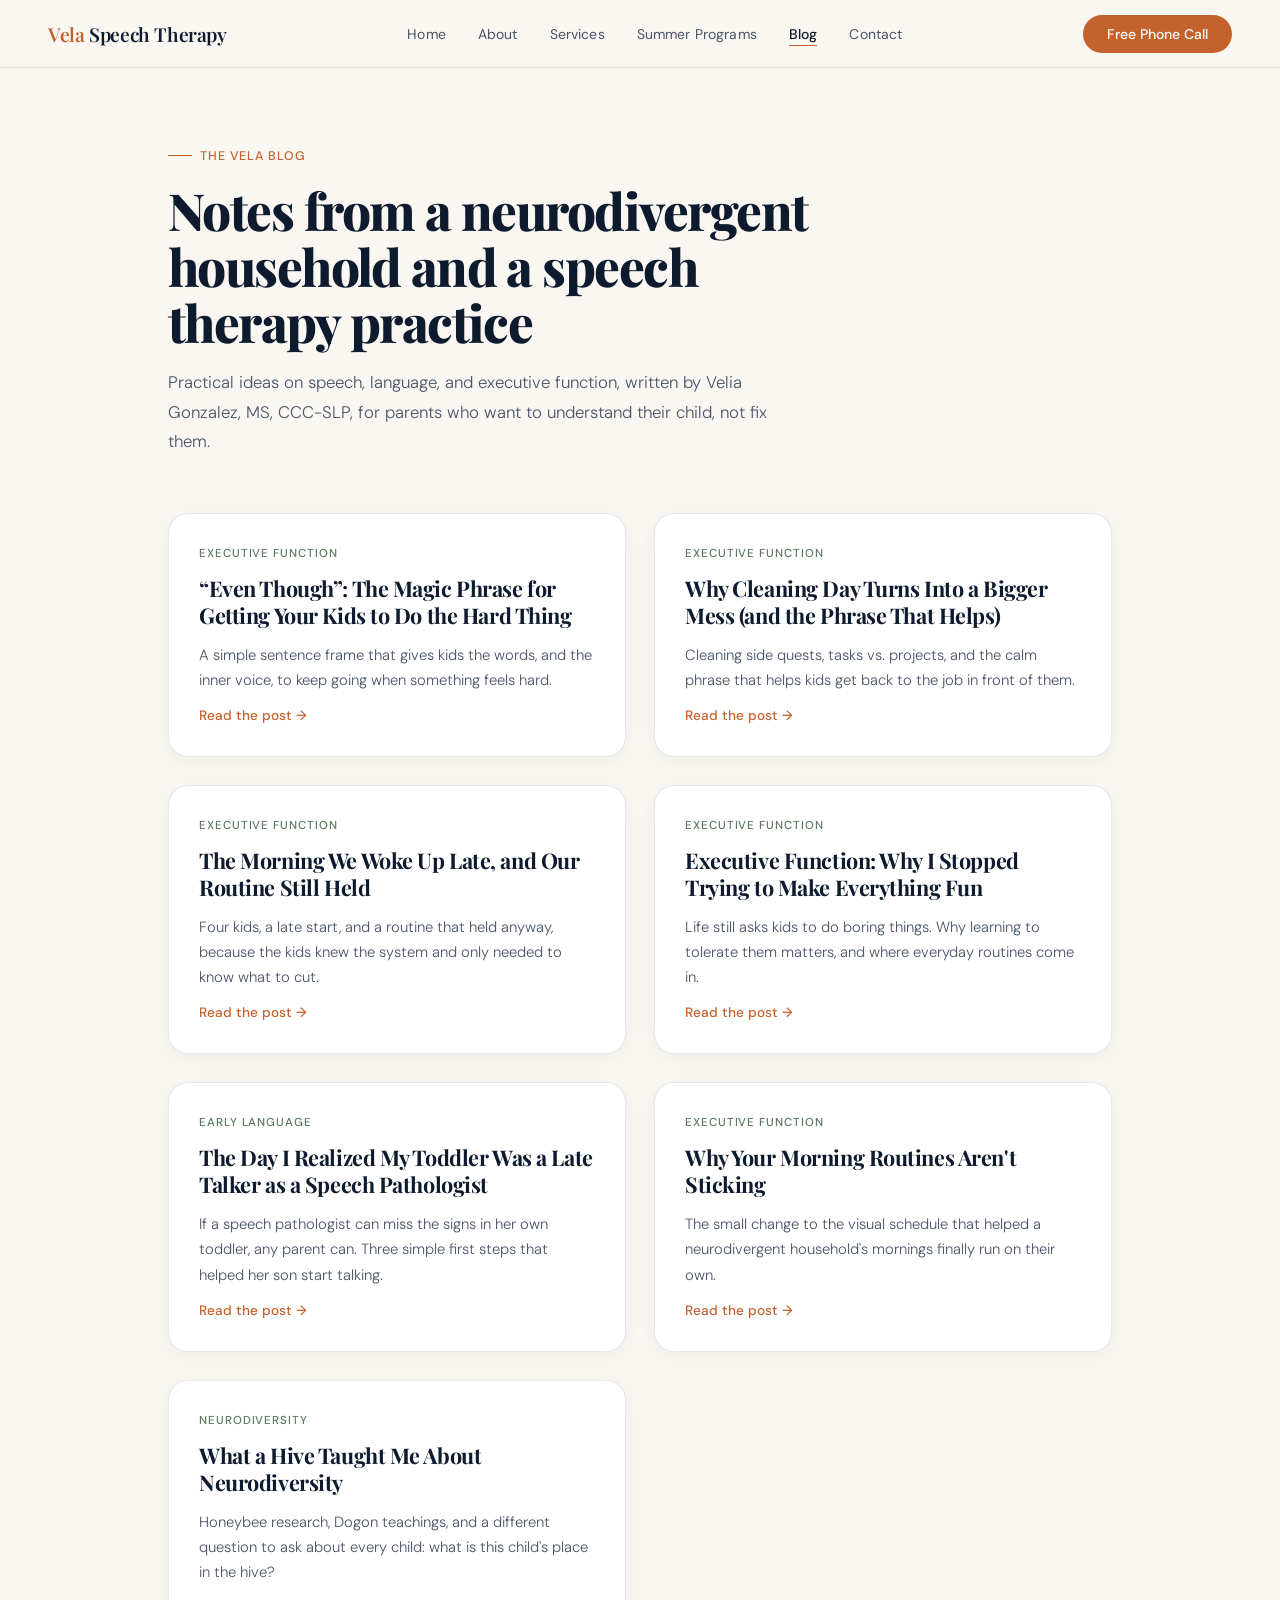
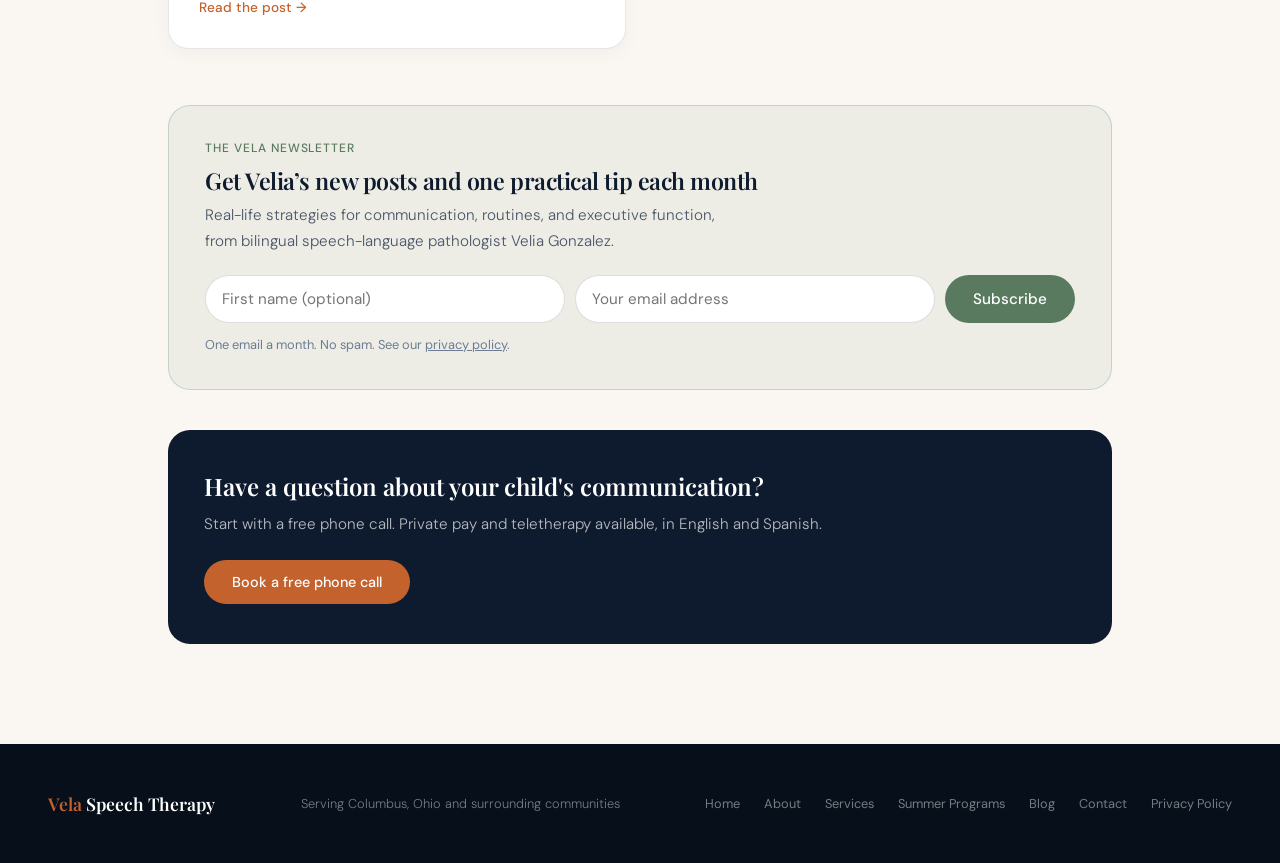
<file: blog/index.html>
<!DOCTYPE html>
<html lang="en">
<head>
  <meta charset="UTF-8">
  <meta name="viewport" content="width=device-width, initial-scale=1.0">
  <title>Speech Therapy Blog | Vela Speech Therapy, Columbus OH</title>
  <meta name="description" content="Neurodiversity-affirming insights on speech, language, and executive function from Velia Gonzalez, MS, CCC-SLP, a bilingual SLP in Columbus, Ohio.">
  <link rel="canonical" href="https://velaspeechtherapy.com/blog/">

  <meta property="og:type" content="website">
  <meta property="og:title" content="The Vela Speech Therapy Blog">
  <meta property="og:description" content="Neurodiversity-affirming insights on speech, language, and executive function for families.">
  <meta property="og:url" content="https://velaspeechtherapy.com/blog/">
  <meta property="og:site_name" content="Vela Speech Therapy">
  <meta property="og:image" content="https://velaspeechtherapy.com/images/velia-los-angeles.jpg">

  <link rel="preconnect" href="https://fonts.googleapis.com">
  <link rel="preconnect" href="https://fonts.gstatic.com" crossorigin>
  <link href="https://fonts.googleapis.com/css2?family=Playfair+Display:ital,wght@0,400;0,600;0,700;0,800;1,400;1,600&family=DM+Sans:ital,wght@0,300;0,400;0,500;1,300&display=swap" rel="stylesheet">
  <link rel="stylesheet" href="/blog/blog.css">

  <script type="application/ld+json">
  {
    "@context": "https://schema.org",
    "@type": "Blog",
    "name": "The Vela Speech Therapy Blog",
    "url": "https://velaspeechtherapy.com/blog/",
    "publisher": { "@type": "Organization", "name": "Vela Speech Therapy", "url": "https://velaspeechtherapy.com/" }
  }
  </script>
<!-- Microsoft Clarity -->
<script type="text/javascript">
    (function(c,l,a,r,i,t,y){
        c[a]=c[a]||function(){(c[a].q=c[a].q||[]).push(arguments)};
        t=l.createElement(r);t.async=1;t.src="https://www.clarity.ms/tag/"+i;
        y=l.getElementsByTagName(r)[0];y.parentNode.insertBefore(t,y);
    })(window, document, "clarity", "script", "z8m82971bk");
</script>
</head>

<body>

<nav>
  <a href="/index.html" class="nav-logo"><span>Vela </span>Speech Therapy</a>
  <ul class="nav-links">
    <li><a href="/index.html">Home</a></li>
    <li><a href="/about.html">About</a></li>
    <li><a href="/services.html">Services</a></li>
    <li><a href="/summer-programs.html">Summer Programs</a></li>
    <li><a href="/blog/" class="active">Blog</a></li>
    <li><a href="/index.html#contact">Contact</a></li>
  </ul>
  <div class="nav-right">
    <a href="/index.html#contact" class="nav-cta">Free Phone Call</a>
    <button class="nav-hamburger" id="hamburger" aria-label="Open menu">
      <span></span><span></span><span></span>
    </button>
  </div>
</nav>

<div class="nav-mobile" id="mobile-nav">
  <a href="/index.html">Home</a>
  <a href="/about.html">About</a>
  <a href="/services.html">Services</a>
  <a href="/summer-programs.html">Summer Programs</a>
  <a href="/blog/" class="active">Blog</a>
  <a href="/index.html#contact">Contact</a>
  <a href="/index.html#contact" class="nav-mobile-cta">Free Phone Call</a>
</div>

<main class="blog-wrapper">

  <header class="blog-intro">
    <div class="page-eyebrow">The Vela Blog</div>
    <h1>Notes from a neurodivergent household and a speech therapy practice</h1>
    <p>Practical ideas on speech, language, and executive function, written by Velia Gonzalez, MS, CCC-SLP, for parents who want to understand their child, not fix them.</p>
  </header>

  <!-- POSTS: newest first. Add a new card at the top of this list for each new post. -->
  <section class="post-grid" aria-label="Blog posts">

    <a class="post-card" href="/blog/even-though-phrase-kids-hard-things.html">
      <span class="post-card-tag">Executive Function</span>
      <h2>“Even Though”: The Magic Phrase for Getting Your Kids to Do the Hard Thing</h2>
      <p>A simple sentence frame that gives kids the words, and the inner voice, to keep going when something feels hard.</p>
      <span class="post-card-more">Read the post →</span>
    </a>

    <a class="post-card" href="/blog/adhd-cleaning-side-quests-tasks-vs-projects.html">
      <span class="post-card-tag">Executive Function</span>
      <h2>Why Cleaning Day Turns Into a Bigger Mess (and the Phrase That Helps)</h2>
      <p>Cleaning side quests, tasks vs. projects, and the calm phrase that helps kids get back to the job in front of them.</p>
      <span class="post-card-more">Read the post →</span>
    </a>

    <a class="post-card" href="/blog/morning-routine-woke-up-late.html">
      <span class="post-card-tag">Executive Function</span>
      <h2>The Morning We Woke Up Late, and Our Routine Still Held</h2>
      <p>Four kids, a late start, and a routine that held anyway, because the kids knew the system and only needed to know what to cut.</p>
      <span class="post-card-more">Read the post →</span>
    </a>

    <a class="post-card" href="/blog/executive-function-stop-making-everything-fun.html">
      <span class="post-card-tag">Executive Function</span>
      <h2>Executive Function: Why I Stopped Trying to Make Everything Fun</h2>
      <p>Life still asks kids to do boring things. Why learning to tolerate them matters, and where everyday routines come in.</p>
      <span class="post-card-more">Read the post →</span>
    </a>

    <a class="post-card" href="/blog/late-talker-toddler-speech-pathologist.html">
      <span class="post-card-tag">Early Language</span>
      <h2>The Day I Realized My Toddler Was a Late Talker as a Speech Pathologist</h2>
      <p>If a speech pathologist can miss the signs in her own toddler, any parent can. Three simple first steps that helped her son start talking.</p>
      <span class="post-card-more">Read the post →</span>
    </a>

    <a class="post-card" href="/blog/morning-routine-neurodivergent-kids-visual-schedule.html">
      <span class="post-card-tag">Executive Function</span>
      <h2>Why Your Morning Routines Aren't Sticking</h2>
      <p>The small change to the visual schedule that helped a neurodivergent household's mornings finally run on their own.</p>
      <span class="post-card-more">Read the post →</span>
    </a>

    <a class="post-card" href="/blog/what-a-honeybee-hive-taught-me-about-neurodiversity.html">
      <span class="post-card-tag">Neurodiversity</span>
      <h2>What a Hive Taught Me About Neurodiversity</h2>
      <p>Honeybee research, Dogon teachings, and a different question to ask about every child: what is this child's place in the hive?</p>
      <span class="post-card-more">Read the post →</span>
    </a>

  </section>

  <section class="newsletter" aria-labelledby="newsletter-title">
    <div class="newsletter-eyebrow">The Vela newsletter</div>
    <h2 id="newsletter-title">Get Velia’s new posts and one practical tip each month</h2>
    <p>Real-life strategies for communication, routines, and executive function, from bilingual speech-language pathologist Velia Gonzalez.</p>
    <form name="newsletter" method="POST" data-netlify="true" netlify-honeypot="bot-field" novalidate>
      <input type="hidden" name="form-name" value="newsletter">
      <input type="hidden" name="source-page" value="">
      <p hidden><label>Don’t fill this out: <input name="bot-field"></label></p>
      <div class="newsletter-fields">
        <label class="visually-hidden" for="newsletter-name">First name</label>
        <input id="newsletter-name" type="text" name="first-name" placeholder="First name (optional)" autocomplete="given-name">
        <label class="visually-hidden" for="newsletter-email">Email address</label>
        <input id="newsletter-email" type="email" name="email" placeholder="Your email address" autocomplete="email" required>
        <button type="submit">Subscribe</button>
      </div>
      <div class="newsletter-status" role="status" aria-live="polite"></div>
      <div class="newsletter-note">One email a month. No spam. See our <a href="/privacy-policy.html">privacy policy</a>.</div>
    </form>
  </section>

  <section class="post-cta">
    <h2>Have a question about your child's communication?</h2>
    <p>Start with a free phone call. Private pay and teletherapy available, in English and Spanish.</p>
    <a href="/index.html#contact">Book a free phone call</a>
  </section>

</main>

<footer>
  <div class="footer-logo"><span>Vela </span>Speech Therapy</div>
  <div class="footer-text">Serving Columbus, Ohio and surrounding communities</div>
  <div class="footer-links">
    <a href="/index.html">Home</a>
    <a href="/about.html">About</a>
    <a href="/services.html">Services</a>
    <a href="/summer-programs.html">Summer Programs</a>
    <a href="/blog/">Blog</a>
    <a href="/index.html#contact">Contact</a>
    <a href="/privacy-policy.html">Privacy Policy</a>
  </div>
</footer>

<script>
  const hamburger = document.getElementById('hamburger');
  const mobileNav = document.getElementById('mobile-nav');
  hamburger.addEventListener('click', () => {
    hamburger.classList.toggle('open');
    mobileNav.classList.toggle('open');
  });
  mobileNav.querySelectorAll('a').forEach(link => {
    link.addEventListener('click', () => {
      hamburger.classList.remove('open');
      mobileNav.classList.remove('open');
    });
  });
</script>
<script src="/blog/newsletter.js"></script>
</body>
</html>
</file>
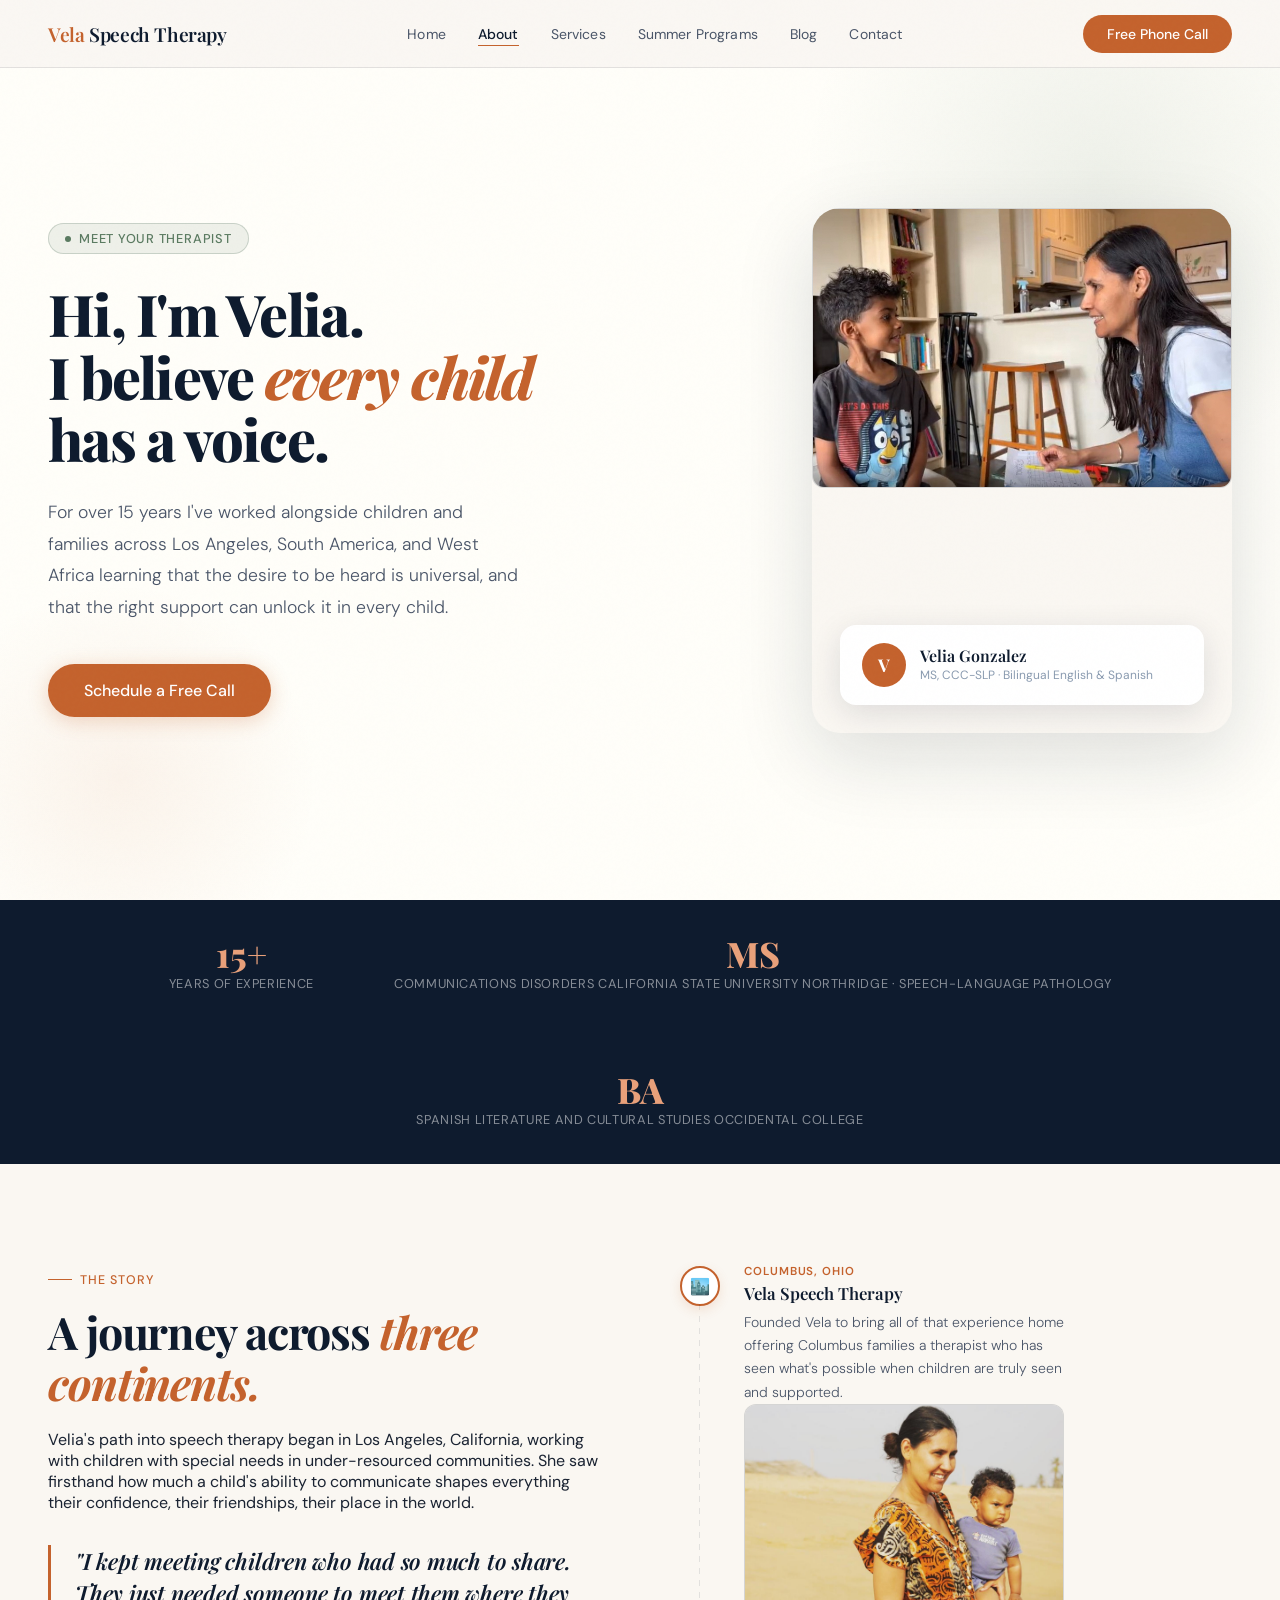
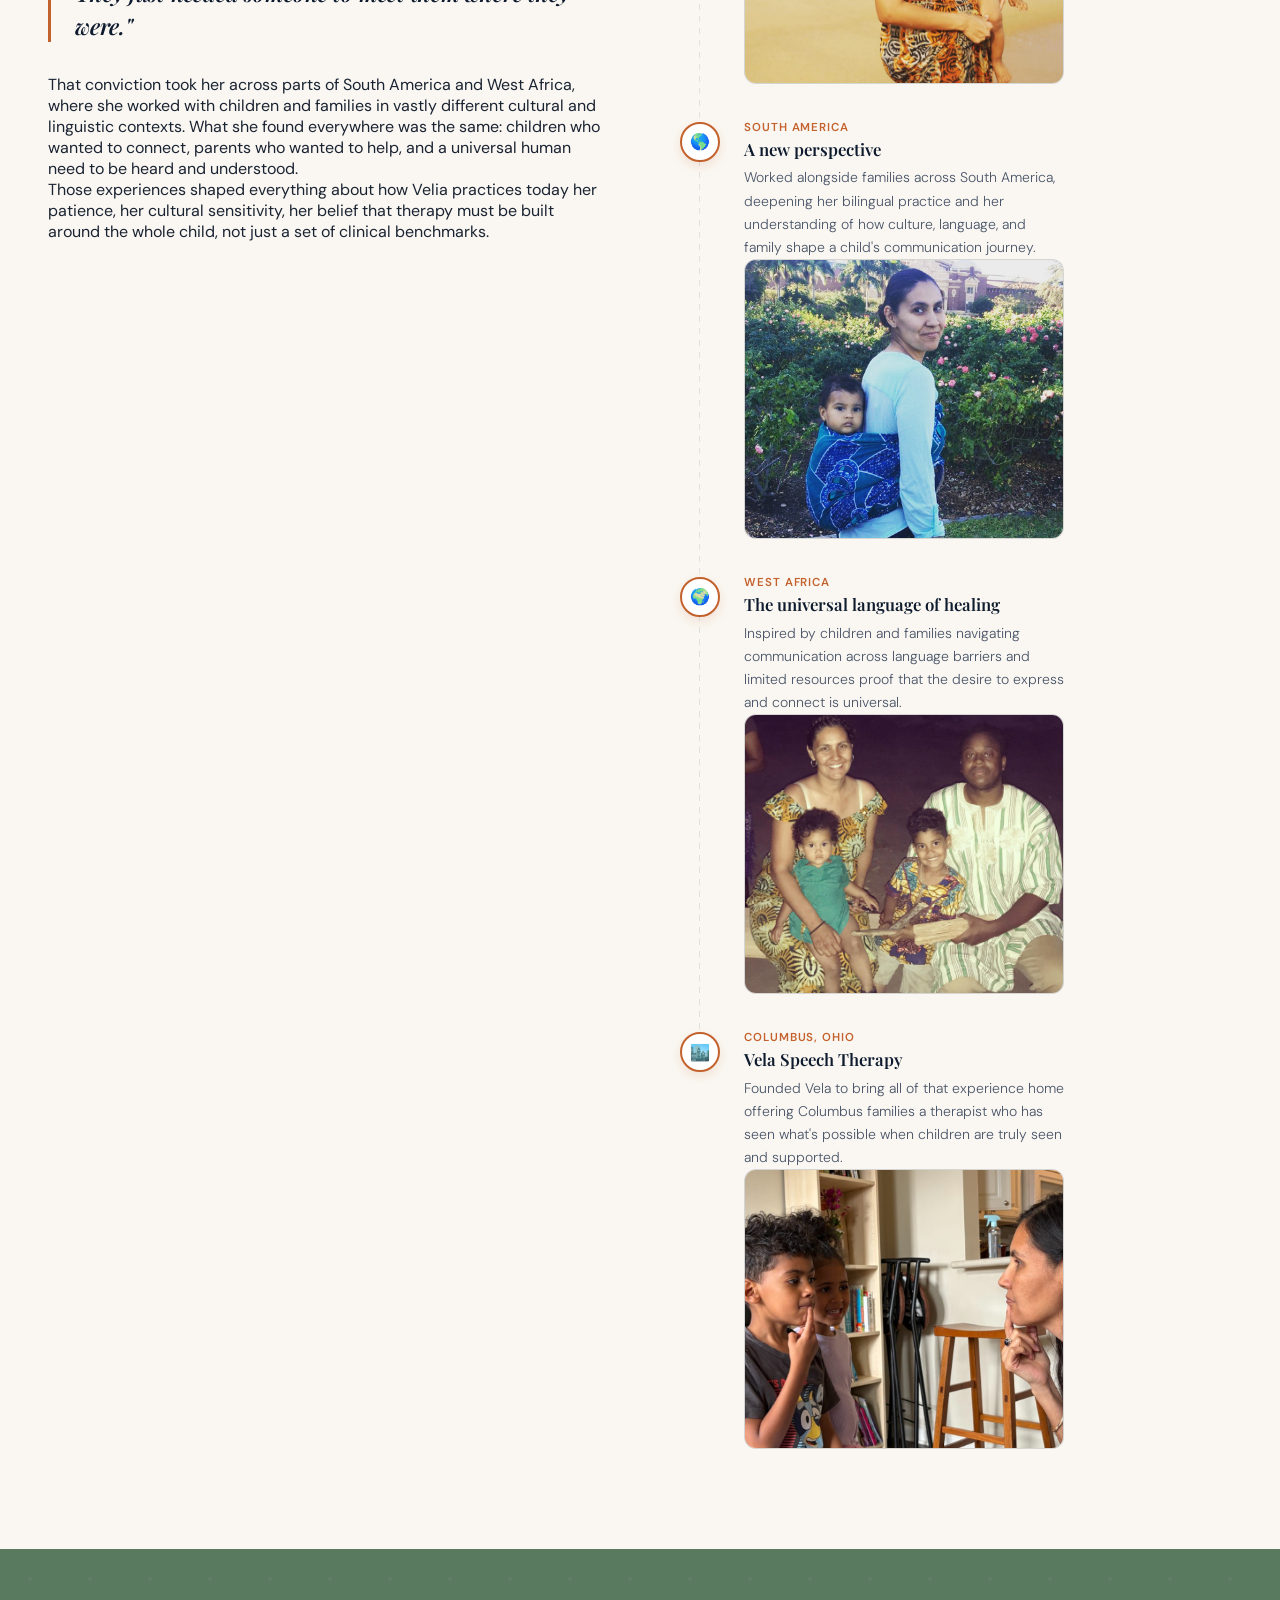
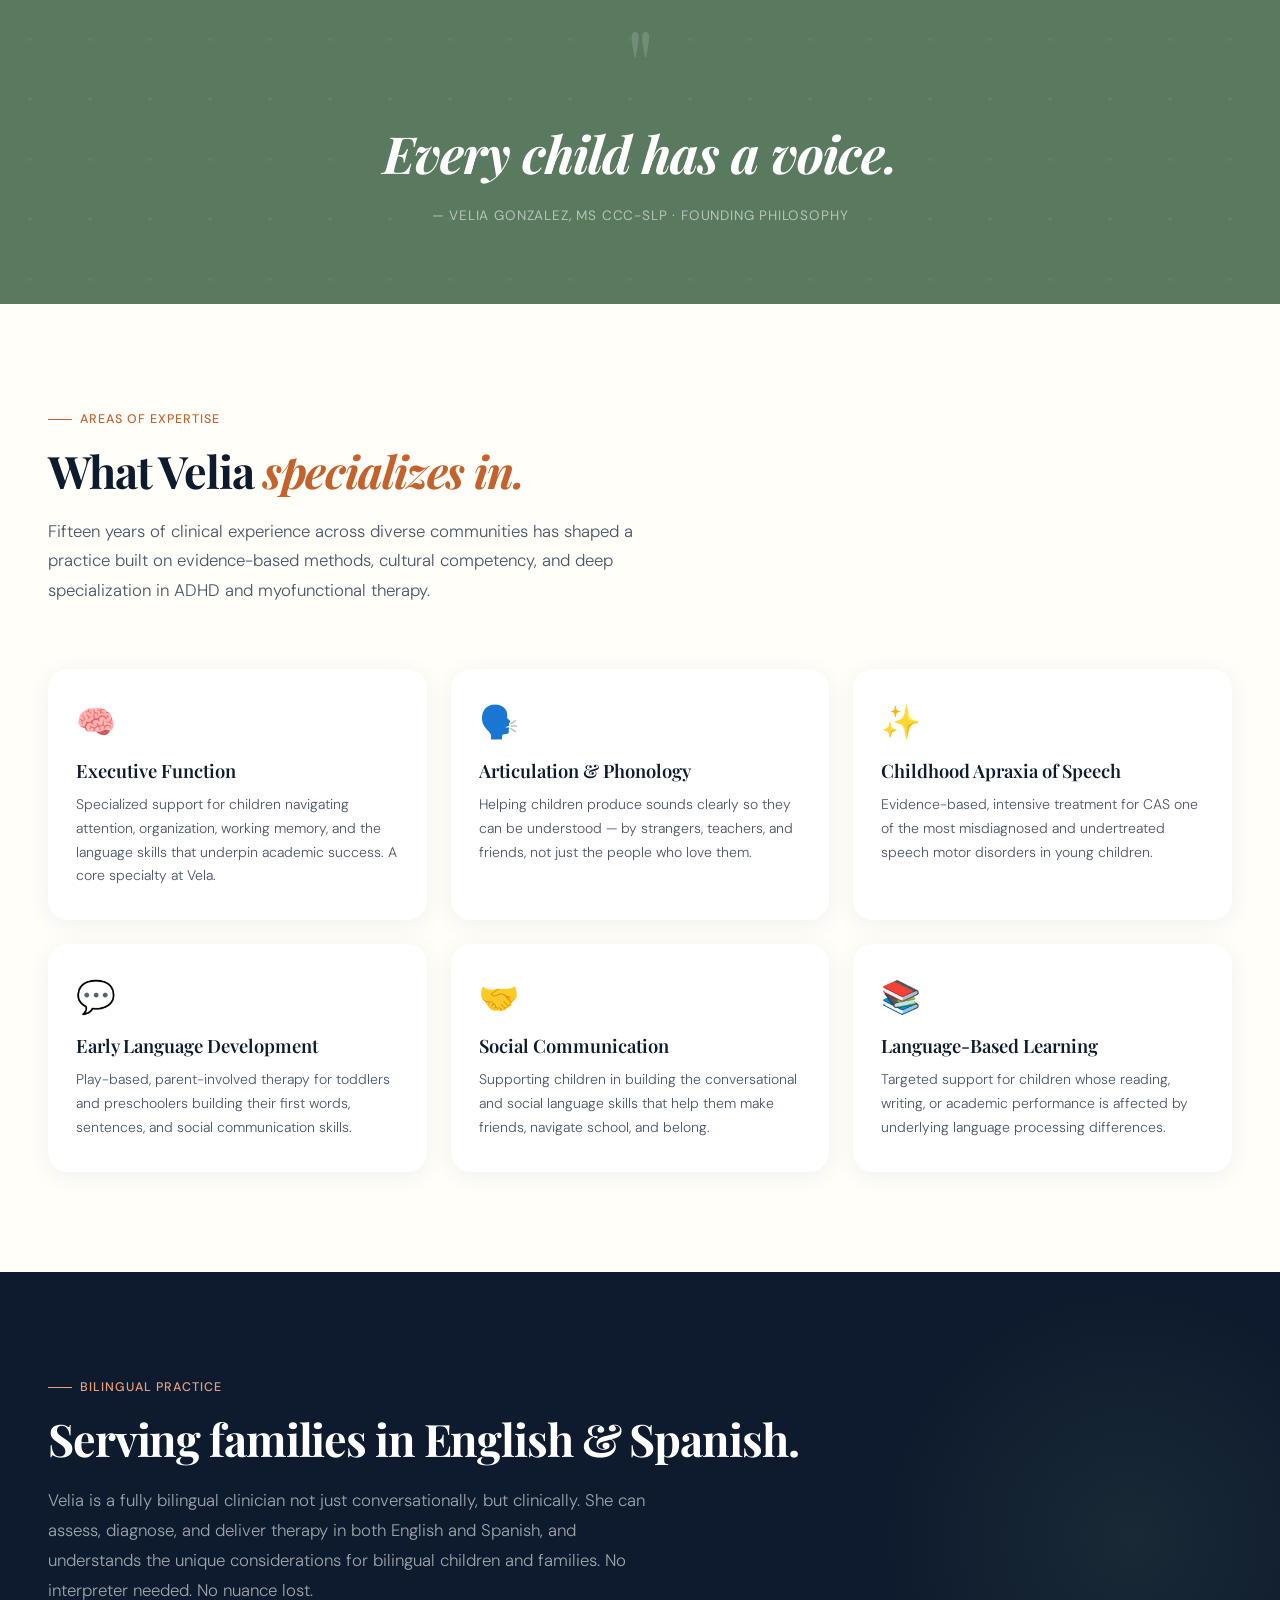
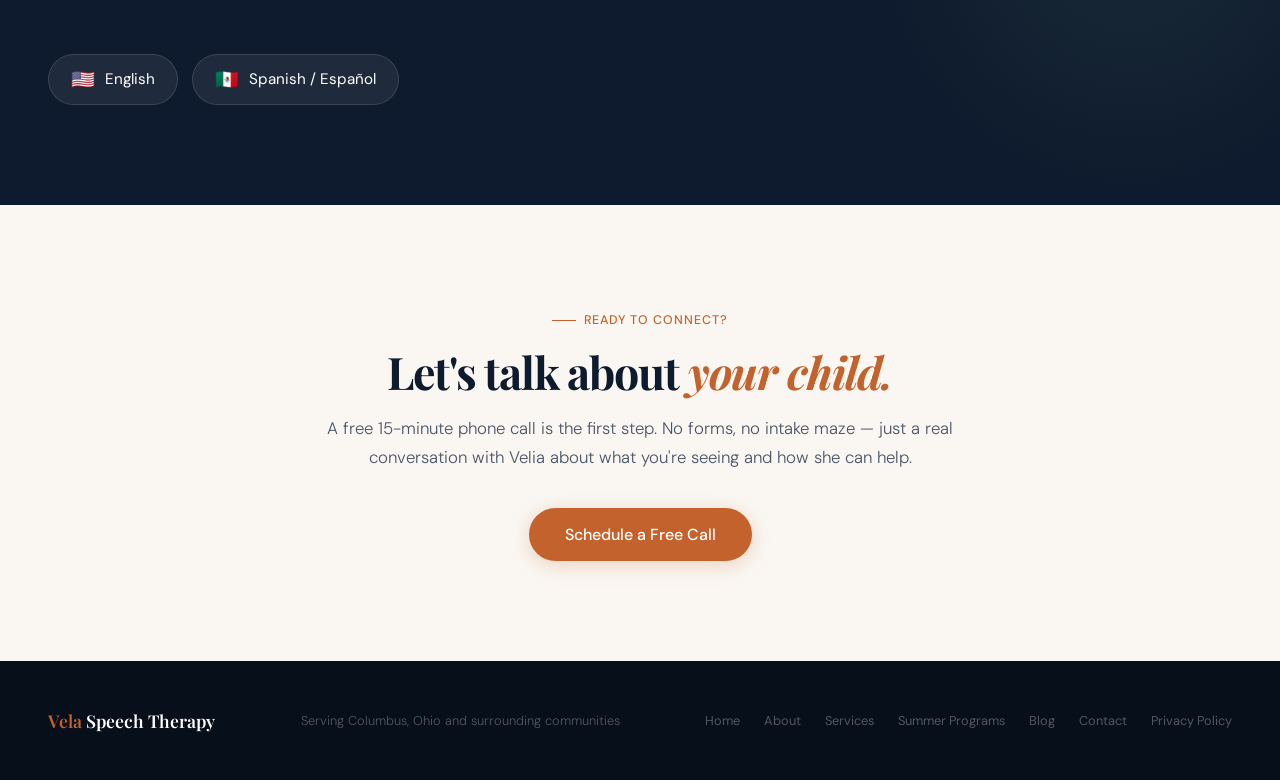
<file: about.html>
<!DOCTYPE html>
<html lang="en">

<head>
  <meta charset="UTF-8">
  <meta name="viewport" content="width=device-width, initial-scale=1.0">
  <title>About | Vela Speech Therapy | Columbus, Ohio</title>
  <link rel="preconnect" href="https://fonts.googleapis.com">
  <link rel="preconnect" href="https://fonts.gstatic.com" crossorigin>
  <link
    href="https://fonts.googleapis.com/css2?family=Playfair+Display:ital,wght@0,400;0,600;0,800;1,400;1,600&family=DM+Sans:ital,wght@0,300;0,400;0,500;1,300&display=swap"
    rel="stylesheet">

<style>
  :root {
    --cream: #FAF7F2;
    --warm-white: #FFFEF9;
    --deep-navy: #0E1B2E;
    --sage: #5A7A60;
    --sage-light: #8FAF95;
    --terracotta: #C4622D;
    --terracotta-light: #E8A07A;
    --gold: #D4A853;
    --text-dark: #1A2332;
    --text-mid: #4A5568;
    --text-light: #8A9BB0;
    --border: rgba(14, 27, 46, 0.1);
  }

  * {
    margin: 0;
    padding: 0;
    box-sizing: border-box;
  }

  html {
    scroll-behavior: smooth;
  }

  body {
    font-family: 'DM Sans', sans-serif;
    background: var(--cream);
    color: var(--text-dark);
    overflow-x: hidden;
  }

  body::before {
    content: '';
    position: fixed;
    inset: 0;
    background-image: url("data:image/svg+xml,%3Csvg viewBox='0 0 256 256' xmlns='http://www.w3.org/2000/svg'%3E%3Cfilter id='noise'%3E%3CfeTurbulence type='fractalNoise' baseFrequency='0.9' numOctaves='4' stitchTiles='stitch'/%3E%3C/filter%3E%3Crect width='100%25' height='100%25' filter='url(%23noise)' opacity='0.03'/%3E%3C/svg%3E");
    pointer-events: none;
    z-index: 1000;
    opacity: 0.4;
  }

  /* ===== NAV ===== */
  nav {
  position: fixed;
  top: 0; left: 0; right: 0;
  z-index: 100;
  padding: 0 48px;
  height: 68px;
  display: flex;
  justify-content: space-between;
  align-items: center;
  background: rgba(250,247,242,0.92);
  backdrop-filter: blur(16px);
  border-bottom: 1px solid var(--border);
}

.nav-logo {
  font-family: 'Playfair Display', serif;
  font-size: 1.2rem;
  font-weight: 600;
  color: var(--deep-navy);
  letter-spacing: -0.02em;
  text-decoration: none;
  flex-shrink: 0;
}

.nav-logo span { 
  color: var(--terracotta); 
}

.nav-links {
  display: flex;
  align-items: center;
  gap: 32px;
  list-style: none;
}

.nav-links a {
  font-size: 0.875rem;
  font-weight: 400;
  color: var(--text-mid);
  text-decoration: none;
  letter-spacing: 0.01em;
  transition: color 0.2s ease;
  white-space: nowrap;
  position: relative;
}

.nav-links a::after {
  content: '';
  position: absolute;
  bottom: -3px; left: 0; right: 0;
  height: 1.5px;
  background: var(--terracotta);
  transform: scaleX(0);
  transform-origin: left;
  transition: transform 0.25s ease;
}

.nav-links a:hover { color: var(--deep-navy); }
.nav-links a:hover::after { transform: scaleX(1); }
.nav-links a.active { color: var(--deep-navy); font-weight: 500; }
.nav-links a.active::after { transform: scaleX(1); }

.nav-right {
  display: flex;
  align-items: center;
  gap: 20px;
  flex-shrink: 0;
}

.nav-cta {
  background: var(--terracotta);
  color: white;
  padding: 10px 24px;
  border-radius: 50px;
  font-size: 0.875rem;
  font-weight: 500;
  text-decoration: none;
  transition: all 0.3s ease;
  white-space: nowrap;
}

.nav-cta:hover {
  background: var(--deep-navy);
  transform: translateY(-1px);
  box-shadow: 0 8px 24px rgba(196,98,45,0.3);
}

.nav-hamburger {
  display: none;
  flex-direction: column;
  gap: 5px;
  background: none;
  border: none;
  cursor: pointer;
  padding: 4px;
}

.nav-hamburger span {
  display: block;
  width: 22px;
  height: 2px;
  background: var(--deep-navy);
  border-radius: 2px;
  transition: all 0.3s ease;
}

.nav-hamburger.open span:nth-child(1) { transform: translateY(7px) rotate(45deg); }
.nav-hamburger.open span:nth-child(2) { opacity: 0; }
.nav-hamburger.open span:nth-child(3) { transform: translateY(-7px) rotate(-45deg); }

.nav-mobile {
  display: none;
  position: fixed;
  top: 68px; left: 0; right: 0;
  background: rgba(250,247,242,0.98);
  backdrop-filter: blur(16px);
  border-bottom: 1px solid var(--border);
  padding: 24px 24px 32px;
  flex-direction: column;
  gap: 4px;
  z-index: 99;
  box-shadow: 0 12px 40px rgba(14,27,46,0.1);
}

.nav-mobile.open { display: flex; }

.nav-mobile a {
  font-size: 1rem;
  font-weight: 400;
  color: var(--text-mid);
  text-decoration: none;
  padding: 12px 8px;
  border-bottom: 1px solid var(--border);
  transition: color 0.2s ease;
}

.nav-mobile a:last-child { border-bottom: none; }
.nav-mobile a:hover { color: var(--terracotta); }
.nav-mobile a.active { color: var(--deep-navy); font-weight: 500; }

.nav-mobile .nav-mobile-cta {
  margin-top: 16px;
  background: var(--terracotta);
  color: white;
  text-align: center;
  padding: 14px;
  border-radius: 50px;
  font-weight: 500;
  border-bottom: none;
}

.nav-mobile .nav-mobile-cta:hover { background: var(--deep-navy); color: white; }


  /* ===== SHARED ===== */
  section {
    padding: 100px 48px;
  }

  .section-eyebrow {
    display: inline-flex;
    align-items: center;
    gap: 8px;
    font-size: 0.78rem;
    font-weight: 500;
    letter-spacing: 0.08em;
    text-transform: uppercase;
    color: var(--terracotta);
    margin-bottom: 18px;
  }

  .section-eyebrow::before {
    content: '';
    width: 24px;
    height: 1px;
    background: var(--terracotta);
  }

  .section-headline {
    font-family: 'Playfair Display', serif;
    font-size: clamp(2rem, 3.5vw, 3rem);
    font-weight: 700;
    line-height: 1.15;
    letter-spacing: -0.025em;
    color: var(--deep-navy);
    margin-bottom: 20px;
  }

  .section-headline em {
    font-style: italic;
    color: var(--terracotta);
  }

  .btn-primary {
    background: var(--terracotta);
    color: white;
    padding: 16px 36px;
    border-radius: 50px;
    font-size: 1rem;
    font-weight: 500;
    text-decoration: none;
    transition: all 0.3s ease;
    box-shadow: 0 4px 20px rgba(196, 98, 45, 0.25);
    display: inline-block;
  }

  .btn-primary:hover {
    transform: translateY(-2px);
    box-shadow: 0 12px 32px rgba(196, 98, 45, 0.35);
    background: #B3571F;
  }

  /* ===== HERO ===== */
  .hero {
    min-height: 100vh;
    display: grid;
    grid-template-columns: 1fr 1fr;
    align-items: center;
    padding: 140px 48px 100px;
    gap: 80px;
    background: var(--warm-white);
    position: relative;
    overflow: hidden;
  }

  .hero::before {
    content: '';
    position: absolute;
    right: -120px;
    top: -120px;
    width: 600px;
    height: 600px;
    background: radial-gradient(circle, rgba(90, 122, 96, 0.1) 0%, transparent 70%);
    pointer-events: none;
  }

  .hero::after {
    content: '';
    position: absolute;
    left: -80px;
    bottom: -80px;
    width: 400px;
    height: 400px;
    background: radial-gradient(circle, rgba(196, 98, 45, 0.07) 0%, transparent 70%);
    pointer-events: none;
  }

  .hero-left {
    position: relative;
    z-index: 1;
  }

  .hero-eyebrow {
    display: inline-flex;
    align-items: center;
    gap: 8px;
    background: rgba(90, 122, 96, 0.1);
    border: 1px solid rgba(90, 122, 96, 0.25);
    color: var(--sage);
    padding: 6px 16px;
    border-radius: 50px;
    font-size: 0.8rem;
    font-weight: 500;
    letter-spacing: 0.06em;
    text-transform: uppercase;
    margin-bottom: 28px;
    animation: fadeUp 0.8s ease forwards;
    opacity: 0;
  }

  .hero-eyebrow::before {
    content: '';
    width: 6px;
    height: 6px;
    background: var(--sage);
    border-radius: 50%;
  }

  .hero-headline {
    font-family: 'Playfair Display', serif;
    font-size: clamp(2.8rem, 4.5vw, 4.2rem);
    font-weight: 800;
    line-height: 1.08;
    letter-spacing: -0.03em;
    color: var(--deep-navy);
    margin-bottom: 28px;
    animation: fadeUp 0.8s 0.15s ease forwards;
    opacity: 0;
  }

  .hero-headline em {
    font-style: italic;
    color: var(--terracotta);
  }

  .hero-sub {
    font-size: 1.1rem;
    line-height: 1.8;
    color: var(--text-mid);
    font-weight: 300;
    max-width: 480px;
    margin-bottom: 40px;
    animation: fadeUp 0.8s 0.3s ease forwards;
    opacity: 0;
  }

  .hero-cta-group {
    display: flex;
    align-items: center;
    gap: 20px;
    flex-wrap: wrap;
    animation: fadeUp 0.8s 0.45s ease forwards;
    opacity: 0;
  }

  /* ===== PHOTO CARD ===== */
  .hero-right {
    position: relative;
    z-index: 1;
    animation: fadeUp 0.8s 0.3s ease forwards;
    opacity: 0;
  }

  .photo-card {
    position: relative;
    border-radius: 28px;
    overflow: hidden;
    background: var(--cream);
    box-shadow: 0 24px 80px rgba(14, 27, 46, 0.14);
    aspect-ratio: 4/5;
    max-width: 420px;
    margin-left: auto;
  }

  /* =============================================
     PHOTO PLACEHOLDER
     TODO: Replace this entire .photo-placeholder
     block with an <img> tag once you have a photo:
     <img src="/images/velia-gonzalez.jpg"
          alt="Velia Gonzalez, MS CCC-SLP"
          style="width:100%;height:100%;object-fit:cover;">
  ============================================= */
  .photo-placeholder {
    width: 100%;
    height: 100%;
    display: flex;
    flex-direction: column;
    align-items: center;
    justify-content: center;
    gap: 16px;
    background: linear-gradient(145deg, rgba(90, 122, 96, 0.08) 0%, rgba(196, 98, 45, 0.06) 100%);
    min-height: 480px;
  }

  .photo-placeholder-icon {
    width: 96px;
    height: 96px;
    border-radius: 50%;
    background: rgba(90, 122, 96, 0.15);
    display: flex;
    align-items: center;
    justify-content: center;
    font-size: 2.8rem;
  }

  .photo-placeholder-text {
    font-size: 0.8rem;
    color: var(--text-light);
    font-weight: 400;
    letter-spacing: 0.05em;
    text-transform: uppercase;
    text-align: center;
    line-height: 1.6;
  }

  .photo-card-badge {
    position: absolute;
    bottom: 28px;
    left: 28px;
    right: 28px;
    background: white;
    border-radius: 16px;
    padding: 18px 22px;
    box-shadow: 0 8px 32px rgba(14, 27, 46, 0.12);
    display: flex;
    align-items: center;
    gap: 14px;
  }

    /* Journey photo */
  .journey-photo {
    width: 100%;
    max-width: 100%;   /* ← change this to adjust width */
    height: 280px;      /* ← change this to adjust height */
    border-radius: 12px;
    overflow: hidden;
    background: rgba(14,27,46,0.05);
    border: 1px solid var(--border);
  }

  .journey-photo img {
    width: 100%;
    height: 100%;
    object-fit: cover;
    display: block;
    transition: transform 0.4s ease;
  }

  .journey-item:hover .journey-photo img { transform: scale(1.03); }

  .journey-photo-placeholder {
    width: 100%;
    height: 100%;
    min-height: 180px;  /* ← keep in sync with height above */
    display: flex;
    flex-direction: column;
    align-items: center;
    justify-content: center;
    gap: 8px;
    background: linear-gradient(135deg, rgba(90,122,96,0.07) 0%, rgba(196,98,45,0.05) 100%)
  }

  .badge-avatar {
    width: 44px;
    height: 44px;
    border-radius: 50%;
    background: var(--terracotta);
    display: flex;
    align-items: center;
    justify-content: center;
    font-family: 'Playfair Display', serif;
    font-size: 1.1rem;
    color: white;
    font-weight: 700;
    flex-shrink: 0;
  }

  .badge-name {
    font-family: 'Playfair Display', serif;
    font-size: 1rem;
    font-weight: 600;
    color: var(--deep-navy);
    line-height: 1.2;
  }

  .badge-title {
    font-size: 0.75rem;
    color: var(--text-light);
    font-weight: 400;
    margin-top: 2px;
  }

  /* ===== CREDENTIAL STRIP ===== */
  .credential-strip {
    background: var(--deep-navy);
    padding: 36px 48px;
    display: flex;
    justify-content: center;
    gap: 80px;
    flex-wrap: wrap;
  }

  .credential-item {
    text-align: center;
  }

  .credential-num {
    font-family: 'Playfair Display', serif;
    font-size: 2.2rem;
    font-weight: 800;
    color: var(--terracotta-light);
    line-height: 1;
    margin-bottom: 4px;
  }

  .credential-label {
    font-size: 0.8rem;
    color: rgba(255, 255, 255, 0.5);
    letter-spacing: 0.05em;
    text-transform: uppercase;
    font-weight: 400;
  }

  /* ===== STORY SECTION ===== */
  .story-section {
    background: var(--cream);
    display: grid;
    grid-template-columns: 1fr 1fr;
    gap: 80px;
    align-items: start;
  }

  .story-left p {
    font-size: 1.05rem;
    line-height: 1.85;
    color: var(--text-mid);
    font-weight: 300;
    margin-bottom: 20px;
  }

  .story-left p:last-child {
    margin-bottom: 0;
  }

  .story-pull {
    font-family: 'Playfair Display', serif;
    font-style: italic;
    font-size: 1.4rem;
    font-weight: 600;
    color: var(--deep-navy);
    line-height: 1.45;
    letter-spacing: -0.01em;
    border-left: 3px solid var(--terracotta);
    padding-left: 24px;
    margin: 32px 0;
  }

  /* Journey timeline on the right */
  .story-right reveal {
    display: flex;
    flex-direction: column;
    gap: 0;
    width: 100%;
  }

  .journey-item {
    display: flex;
    flex-direction: row;
    width: 100%;
    box-sizing: border-box;
    min-width: 0;
    gap: 24px;
    position: relative;
    padding-bottom: 36px;
  }

  .journey-item:last-child {
    padding-bottom: 0;
  }

  .journey-item:not(:last-child)::before {
    content: '';
    position: absolute;
    left: 19px;
    top: 40px;
    bottom: 0;
    width: 1px;
    background: repeating-linear-gradient(180deg,
        var(--border) 0,
        var(--border) 6px,
        transparent 6px,
        transparent 12px);
  }

  .journey-dot {
    width: 40px;
    height: 40px;
    border-radius: 50%;
    background: white;
    border: 2px solid var(--terracotta);
    display: flex;
    align-items: center;
    justify-content: center;
    font-size: 1rem;
    flex-shrink: 0;
    box-shadow: 0 4px 12px rgba(196, 98, 45, 0.15);
    margin-top: 2px;
  }

  .journey-content {
    max-width: 320px;
    display: flex;
    flex-direction: column;
    min-width: 0;
  }

  .journey-place {
    font-size: 0.72rem;
    font-weight: 600;
    letter-spacing: 0.08em;
    text-transform: uppercase;
    color: var(--terracotta);
    margin-bottom: 4px;
  }

  .journey-title {
    font-family: 'Playfair Display', serif;
    font-size: 1.05rem;
    font-weight: 600;
    color: var(--deep-navy);
    margin-bottom: 6px;
    line-height: 1.3;
  }

  .journey-desc {
    font-size: 0.875rem;
    line-height: 1.65;
    color: var(--text-mid);
    font-weight: 300;
  }

  /* ===== PHILOSOPHY ===== */
  .philosophy-section {
    background: var(--sage);
    padding: 80px 48px;
    text-align: center;
    position: relative;
    overflow: hidden;
  }

  .philosophy-section::before {
    content: '';
    position: absolute;
    inset: 0;
    background: url("data:image/svg+xml,%3Csvg width='60' height='60' viewBox='0 0 60 60' xmlns='http://www.w3.org/2000/svg'%3E%3Cg fill='none' fill-rule='evenodd'%3E%3Cg fill='%23ffffff' fill-opacity='0.04'%3E%3Ccircle cx='30' cy='30' r='2'/%3E%3C/g%3E%3C/g%3E%3C/svg%3E");
  }

  .philosophy-inner {
    position: relative;
    z-index: 1;
    max-width: 700px;
    margin: 0 auto;
  }

  .philosophy-mark {
    font-family: 'Playfair Display', serif;
    font-size: 6rem;
    color: rgba(255, 255, 255, 0.15);
    line-height: 0.7;
    margin-bottom: 24px;
    display: block;
  }

  .philosophy-quote {
    font-family: 'Playfair Display', serif;
    font-style: italic;
    font-size: clamp(2rem, 4vw, 3.2rem);
    font-weight: 700;
    color: white;
    line-height: 1.3;
    letter-spacing: -0.02em;
    margin-bottom: 20px;
  }

  .philosophy-source {
    font-size: 0.85rem;
    color: rgba(255, 255, 255, 0.55);
    letter-spacing: 0.06em;
    text-transform: uppercase;
  }

  /* ===== SPECIALIZATIONS ===== */
  .spec-section {
    background: var(--warm-white);
  }

  .spec-header {
    max-width: 600px;
    margin-bottom: 64px;
  }

  .spec-header p {
    font-size: 1.05rem;
    line-height: 1.75;
    color: var(--text-mid);
    font-weight: 300;
  }

  .spec-grid {
    display: grid;
    grid-template-columns: repeat(3, 1fr);
    gap: 24px;
  }

  .spec-card {
    background: white;
    border-radius: 20px;
    padding: 32px 28px;
    box-shadow: 0 4px 24px rgba(14, 27, 46, 0.06);
    transition: all 0.3s ease;
    position: relative;
    overflow: hidden;
  }

  .spec-card::before {
    content: '';
    position: absolute;
    bottom: 0;
    left: 0;
    right: 0;
    height: 3px;
    background: linear-gradient(90deg, var(--sage), var(--terracotta));
    transform: scaleX(0);
    transform-origin: left;
    transition: transform 0.4s ease;
  }

  .spec-card:hover {
    transform: translateY(-6px);
    box-shadow: 0 16px 48px rgba(14, 27, 46, 0.1);
  }

  .spec-card:hover::before {
    transform: scaleX(1);
  }

  .spec-icon {
    font-size: 2rem;
    margin-bottom: 16px;
    display: block;
  }

  .spec-title {
    font-family: 'Playfair Display', serif;
    font-size: 1.15rem;
    font-weight: 600;
    color: var(--deep-navy);
    margin-bottom: 10px;
    line-height: 1.3;
  }

  .spec-desc {
    font-size: 0.875rem;
    line-height: 1.7;
    color: var(--text-mid);
    font-weight: 300;
  }

  /* ===== LANGUAGES ===== */
  .language-section {
    background: var(--deep-navy);
    position: relative;
    overflow: hidden;
  }

  .language-section::after {
    content: '';
    position: absolute;
    right: -100px;
    top: 50%;
    transform: translateY(-50%);
    width: 500px;
    height: 500px;
    background: radial-gradient(circle, rgba(90, 122, 96, 0.15) 0%, transparent 70%);
    pointer-events: none;
  }

  .language-section .section-eyebrow {
    color: var(--terracotta-light);
  }

  .language-section .section-eyebrow::before {
    background: var(--terracotta-light);
  }

  .language-section .section-headline {
    color: white;
  }

  .language-section .section-headline em {
    color: var(--terracotta-light);
  }

  .language-body {
    font-size: 1.05rem;
    line-height: 1.8;
    color: rgba(255, 255, 255, 0.6);
    font-weight: 300;
    max-width: 620px;
    margin-bottom: 48px;
  }

  .language-tags {
    display: flex;
    gap: 14px;
    flex-wrap: wrap;
  }

  .language-tag {
    display: flex;
    align-items: center;
    gap: 10px;
    background: rgba(255, 255, 255, 0.07);
    border: 1px solid rgba(255, 255, 255, 0.12);
    border-radius: 50px;
    padding: 12px 22px;
    font-size: 0.95rem;
    color: white;
    font-weight: 400;
    transition: all 0.2s ease;
  }

  .language-tag:hover {
    background: rgba(255, 255, 255, 0.12);
    border-color: rgba(255, 255, 255, 0.2);
  }

  .language-tag-flag {
    font-size: 1.2rem;
  }

  /* ===== CTA ===== */
  .cta-section {
    background: var(--cream);
    text-align: center;
    padding: 100px 48px;
  }

  .cta-inner {
    max-width: 640px;
    margin: 0 auto;
  }

  .cta-inner .section-headline {
    margin-bottom: 16px;
  }

  .cta-inner p {
    font-size: 1.05rem;
    line-height: 1.75;
    color: var(--text-mid);
    font-weight: 300;
    margin-bottom: 36px;
  }

  /* ===== FOOTER ===== */
  footer {
    background: #070F1A;
    padding: 48px;
    display: flex;
    justify-content: space-between;
    align-items: center;
    flex-wrap: wrap;
    gap: 20px;
  }

  .footer-logo {
    font-family: 'Playfair Display', serif;
    font-size: 1.1rem;
    font-weight: 600;
    color: white;
  }

  .footer-logo span {
    color: var(--terracotta);
  }

  .footer-text {
    font-size: 0.8rem;
    color: rgba(255, 255, 255, 0.3);
    font-weight: 300;
  }

  .footer-links {
    display: flex;
    gap: 24px;
  }

  .footer-links a {
    font-size: 0.8rem;
    color: rgba(255, 255, 255, 0.3);
    text-decoration: none;
    transition: color 0.2s ease;
  }

  .footer-links a:hover {
    color: white;
  }

  /* ===== ANIMATIONS ===== */
  @keyframes fadeUp {
    from {
      opacity: 0;
      transform: translateY(28px);
    }

    to {
      opacity: 1;
      transform: translateY(0);
    }
  }

  .reveal {
    opacity: 0;
    transform: translateY(32px);
    transition: all 0.7s cubic-bezier(0.16, 1, 0.3, 1);
  }

  .reveal.visible {
    opacity: 1;
    transform: translateY(0);
  }

  /* ===== RESPONSIVE ===== */
  @media (max-width: 900px) {
    nav {
      padding: 0 24px;
    }

    .nav-links {
      display: none;
    }

    .nav-hamburger {
      display: flex;
    }

    .hero {
      grid-template-columns: 1fr;
      padding: 100px 24px 60px;
      gap: 48px;
    }

    .hero-right {
      display: none;
    }

    .nav-cta {
      display: none;
    }

    section {
      padding: 72px 24px;
    }

    .hero {
      grid-template-columns: 1fr;
      padding: 110px 24px 64px;
      gap: 48px;
    }

    .hero-right {
      max-width: 380px;
    }

    .photo-card {
      margin: 0 auto;
    }

    .credential-strip {
      gap: 40px;
      padding: 36px 24px;
    }

    .story-section {
      grid-template-columns: 1fr;
      gap: 56px;
    }

    .spec-grid {
      grid-template-columns: 1fr;
    }

    footer {
      flex-direction: column;
      text-align: center;
      padding: 36px 24px;
    }

    .footer-links {
      flex-wrap: wrap;
      justify-content: center;
    }
  }

  @media (max-width: 600px) {
    .hero-headline {
      font-size: 2.4rem;
    }

    .philosophy-quote {
      font-size: 1.8rem;
    }
  }
</style>
<!-- Microsoft Clarity -->
<script type="text/javascript">
    (function(c,l,a,r,i,t,y){
        c[a]=c[a]||function(){(c[a].q=c[a].q||[]).push(arguments)};
        t=l.createElement(r);t.async=1;t.src="https://www.clarity.ms/tag/"+i;
        y=l.getElementsByTagName(r)[0];y.parentNode.insertBefore(t,y);
    })(window, document, "clarity", "script", "z8m82971bk");
</script>
</head>

<body>

<!-- NAV -->
<nav>
  <a href="/index.html" class="nav-logo"><span>Vela </span>Speech Therapy</a>
  <ul class="nav-links">
    <li><a href="/index.html">Home</a></li>
    <li><a href="/about.html" class="active">About</a></li>
    <li><a href="/services.html">Services</a></li>
    <li><a href="/summer-programs.html">Summer Programs</a></li>
    <li><a href="/blog/">Blog</a></li>
    <li><a href="#contact">Contact</a></li>
  </ul>
  <div class="nav-right">
    <a href="#contact" class="nav-cta">Free Phone Call</a>
    <button class="nav-hamburger" id="hamburger" aria-label="Open menu">
      <span></span><span></span><span></span>
    </button>
  </div>
</nav>

<!-- MOBILE NAV DRAWER -->
<div class="nav-mobile" id="mobile-nav">
  <a href="/index.html">Home</a>
  <a href="/about.html"class="active">About</a>
  <a href="/services.html">Services</a>
  <a href="/summer-programs.html">Summer Programs</a>
  <a href="/blog/">Blog</a>
  <a href="#contact">Contact</a>
  <a href="#contact" class="nav-mobile-cta">Free Phone Call</a>
</div>

 <!-- =============================================
     HERO
============================================= -->
  <section class="hero">
    <div class="hero-left">
      <div class="hero-eyebrow">Meet your therapist</div>
      <h1 class="hero-headline">
        Hi, I'm Velia.<br>
        I believe <em>every child</em><br>
        has a voice.
      </h1>
      <p class="hero-sub">
        For over 15 years I've worked alongside children and families across Los Angeles,
        South America, and West Africa learning that the desire to be heard is universal,
        and that the right support can unlock it in every child.
      </p>
      <div class="hero-cta-group">
        <a href="/index.html#contact" class="btn-primary">Schedule a Free Call</a>
      </div>
    </div>

    <div class="hero-right">
      <div class="photo-card">
        <div class="journey-photo">
          <img src="/images/speeching_a_child.jpg" alt="Velia in Los Angeles, California">
        </div>

        <div class="photo-card-badge">
          <div class="badge-avatar">V</div>
          <div>
            <div class="badge-name">Velia Gonzalez</div>
            <div class="badge-title">MS, CCC-SLP · Bilingual English & Spanish</div>
          </div>
        </div>
      </div>
    </div>
  </section>


  <!-- =============================================
     CREDENTIAL STRIP
============================================= -->
  <div class="credential-strip">
    <div class="credential-item">
      <div class="credential-num">15+</div>
      <div class="credential-label">Years of experience</div>
    </div>
    <div class="credential-item">
      <div class="credential-num">MS</div>
      <div class="credential-label">Communications Disorders California State University Northridge 
        · Speech-Language Pathology</div>
    </div>
        <div class="credential-item">
          <div class="credential-num">BA</div>
          <div class="credential-label">Spanish Literature and Cultural Studies Occidental College</div>
        </div>
  </div>


  <!-- =============================================
     STORY SECTION
============================================= -->
  <section class="story-section">
    <div class=".story-left reveal">
      <div class="section-eyebrow">The story</div>
      <h2 class="section-headline">A journey across <em>three continents.</em></h2>

      <p>
        Velia's path into speech therapy began in Los Angeles, California,
        working with children with special needs in under-resourced communities.
        She saw firsthand how much a child's ability to communicate shapes
        everything their confidence, their friendships, their place in the world.
      </p>

      <div class="story-pull">
        "I kept meeting children who had so much to share. They just needed someone
        to meet them where they were."
      </div>

      <p>
        That conviction took her across parts of South America and West Africa,
        where she worked with children and families in vastly different cultural
        and linguistic contexts. What she found everywhere was the same: children
        who wanted to connect, parents who wanted to help, and a universal human
        need to be heard and understood.
      </p>

      <p>
        Those experiences shaped everything about how Velia practices today
        her patience, her cultural sensitivity, her belief that therapy must
        be built around the whole child, not just a set of clinical benchmarks.
      </p>
      </div>
    </div>

    <div class="story-right reveal">
      <div class="journey-item">
        <div class="journey-dot">🏙️</div>
        <div class="journey-content">
          <div class="journey-place">Columbus, Ohio</div>
          <div class="journey-title">Vela Speech Therapy</div>
          <div class="journey-desc">
            Founded Vela to bring all of that experience home offering
            Columbus families a therapist who has seen what's possible
            when children are truly seen and supported.
          </div>
          <div class="journey-photo">
            <img src="/images/velia-los-angeles.jpg" alt="Velia in Los Angeles, California">
          </div>
        </div>
      </div>

      <div class="journey-item">
        <div class="journey-dot">🌎</div>
        <div class="journey-content">
          <div class="journey-place">South America</div>
          <div class="journey-title">A new perspective</div>
          <div class="journey-desc">
            Worked alongside families across South America, deepening her
            bilingual practice and her understanding of how culture, language,
            and family shape a child's communication journey.
          </div>
          <div class="journey-photo">
            <img src="/images/africa_ibsah_longbeach.jpg" alt="Velia in South America">
          </div>
        </div>
      </div>

      <div class="journey-item">
        <div class="journey-dot">🌍</div>
        <div class="journey-content">
          <div class="journey-place">West Africa</div>
          <div class="journey-title">The universal language of healing</div>
          <div class="journey-desc">
            Inspired by children and families navigating communication
            across language barriers and limited resources proof that
            the desire to express and connect is universal.
          </div>
          <div class="journey-photo">
            <img src="/images/africa_family_of_two.jpg" alt="Velia in West Africa">
        </div>
        </div>
      </div>

      <div class="journey-item">
        <div class="journey-dot">🏙️</div>
        <div class="journey-content">
          <div class="journey-place">Columbus, Ohio</div>
          <div class="journey-title">Vela Speech Therapy</div>
          <div class="journey-desc">
            Founded Vela to bring all of that experience home offering
            Columbus families a therapist who has seen what's possible
            when children are truly seen and supported.
          </div>
          <div class="journey-photo">
            <img src="/images/speeching_a_child_chin_.jpg" alt="Velia in Columbus, Ohio">
          </div>
        </div>
      </div>
    </div>
  </section>


  <!-- =============================================
     PHILOSOPHY PULLQUOTE
============================================= -->
  <div class="philosophy-section">
    <div class="philosophy-inner">
      <span class="philosophy-mark">"</span>
      <div class="philosophy-quote">Every child has a voice.</div>
      <div class="philosophy-source">— Velia Gonzalez, MS CCC-SLP · Founding Philosophy</div>
    </div>
  </div>


  <!-- =============================================
     SPECIALIZATIONS
============================================= -->
  <section class="spec-section">
    <div class="spec-header reveal">
      <div class="section-eyebrow">Areas of expertise</div>
      <h2 class="section-headline">What Velia <em>specializes in.</em></h2>
      <p>
        Fifteen years of clinical experience across diverse communities has shaped
        a practice built on evidence-based methods, cultural competency, and
        deep specialization in ADHD and myofunctional therapy.
      </p>
    </div>

    <div class="spec-grid">
      <div class="spec-card reveal">
        <span class="spec-icon">🧠</span>
        <div class="spec-title">Executive Function</div>
        <div class="spec-desc">
          Specialized support for children navigating attention, organization,
          working memory, and the language skills that underpin academic success.
          A core specialty at Vela.
        </div>
      </div>

      <div class="spec-card reveal">
        <span class="spec-icon">🗣️</span>
        <div class="spec-title">Articulation & Phonology</div>
        <div class="spec-desc">
          Helping children produce sounds clearly so they can be understood —
          by strangers, teachers, and friends, not just the people who love them.
        </div>
      </div>

      <div class="spec-card reveal">
        <span class="spec-icon">✨</span>
        <div class="spec-title">Childhood Apraxia of Speech</div>
        <div class="spec-desc">
          Evidence-based, intensive treatment for CAS one of the most
          misdiagnosed and undertreated speech motor disorders in young children.
        </div>
      </div>

      <div class="spec-card reveal">
        <span class="spec-icon">💬</span>
        <div class="spec-title">Early Language Development</div>
        <div class="spec-desc">
          Play-based, parent-involved therapy for toddlers and preschoolers
          building their first words, sentences, and social communication skills.
        </div>
      </div>

      <div class="spec-card reveal">
        <span class="spec-icon">🤝</span>
        <div class="spec-title">Social Communication</div>
        <div class="spec-desc">
          Supporting children in building the conversational and social language
          skills that help them make friends, navigate school, and belong.
        </div>
      </div>

      <div class="spec-card reveal">
        <!-- TODO: Add or replace this card with an additional specialty if applicable -->
        <span class="spec-icon">📚</span>
        <div class="spec-title">Language-Based Learning</div>
        <div class="spec-desc">
          Targeted support for children whose reading, writing, or academic
          performance is affected by underlying language processing differences.
        </div>
      </div>
    </div>
  </section>


  <!-- =============================================
     BILINGUAL SECTION
============================================= -->
  <section class="language-section">
    <div class="section-eyebrow reveal">Bilingual practice</div>
    <h2 class="section-headline reveal">Serving families in English & Spanish.</h2>
    <p class="language-body reveal">
      Velia is a fully bilingual clinician not just conversationally, but clinically.
      She can assess, diagnose, and deliver therapy in both English and Spanish,
      and understands the unique considerations for bilingual children and families.
      No interpreter needed. No nuance lost.
    </p>
    <div class="language-tags reveal">
      <div class="language-tag">
        <span class="language-tag-flag">🇺🇸</span>
        English
      </div>
      <div class="language-tag">
        <span class="language-tag-flag">🇲🇽</span>
        Spanish / Español
      </div>
    </div>
  </section>


<!-- =============================================
     CTA
============================================= -->
  <section class="cta-section">
    <div class="cta-inner reveal">
      <div class="section-eyebrow">Ready to connect?</div>
      <h2 class="section-headline">Let's talk about <em>your child.</em></h2>
      <p>
        A free 15-minute phone call is the first step. No forms, no intake maze —
        just a real conversation with Velia about what you're seeing and how she can help.
      </p>
      <a href="/index.html#contact" class="btn-primary">Schedule a Free Call</a>
    </div>
  </section>


  <!-- FOOTER -->
  <footer>
    <div class="footer-logo"><span>Vela </span>Speech Therapy</div>
    <div class="footer-text">Serving Columbus, Ohio and surrounding communities</div>
    <div class="footer-links">
      <a href="/index.html">Home</a>
      <a href="/about.html">About</a>
      <a href="/services.html">Services</a>
      <a href="/summer-programs.html">Summer Programs</a>
      <a href="/blog/">Blog</a>
      <a href="/index.html#contact">Contact</a>
      <a href="/privacy-policy.html">Privacy Policy</a>
    </div>
  </footer>


  <script>
      // ===== MOBILE NAV =====
    const hamburger = document.getElementById('hamburger');
    const mobileNav = document.getElementById('mobile-nav');
    hamburger.addEventListener('click', () => {
      hamburger.classList.toggle('open');
      mobileNav.classList.toggle('open');
    });
    mobileNav.querySelectorAll('a').forEach(link => {
      link.addEventListener('click', () => {
        hamburger.classList.remove('open');
        mobileNav.classList.remove('open');
      });
    });


    // Scroll reveal
    const reveals = document.querySelectorAll('.reveal');
    const observer = new IntersectionObserver((entries) => {
      entries.forEach((entry) => {
        if (entry.isIntersecting) {
          const siblings = entry.target.parentElement.querySelectorAll('.reveal');
          let delay = 0;
          siblings.forEach((sib, idx) => {
            if (sib === entry.target) delay = idx * 80;
          });
          setTimeout(() => entry.target.classList.add('visible'), delay);
          observer.unobserve(entry.target);
        }
      });
    }, { threshold: 0.08 });

    reveals.forEach(el => observer.observe(el));
  </script>

</body>

</html>
</file>
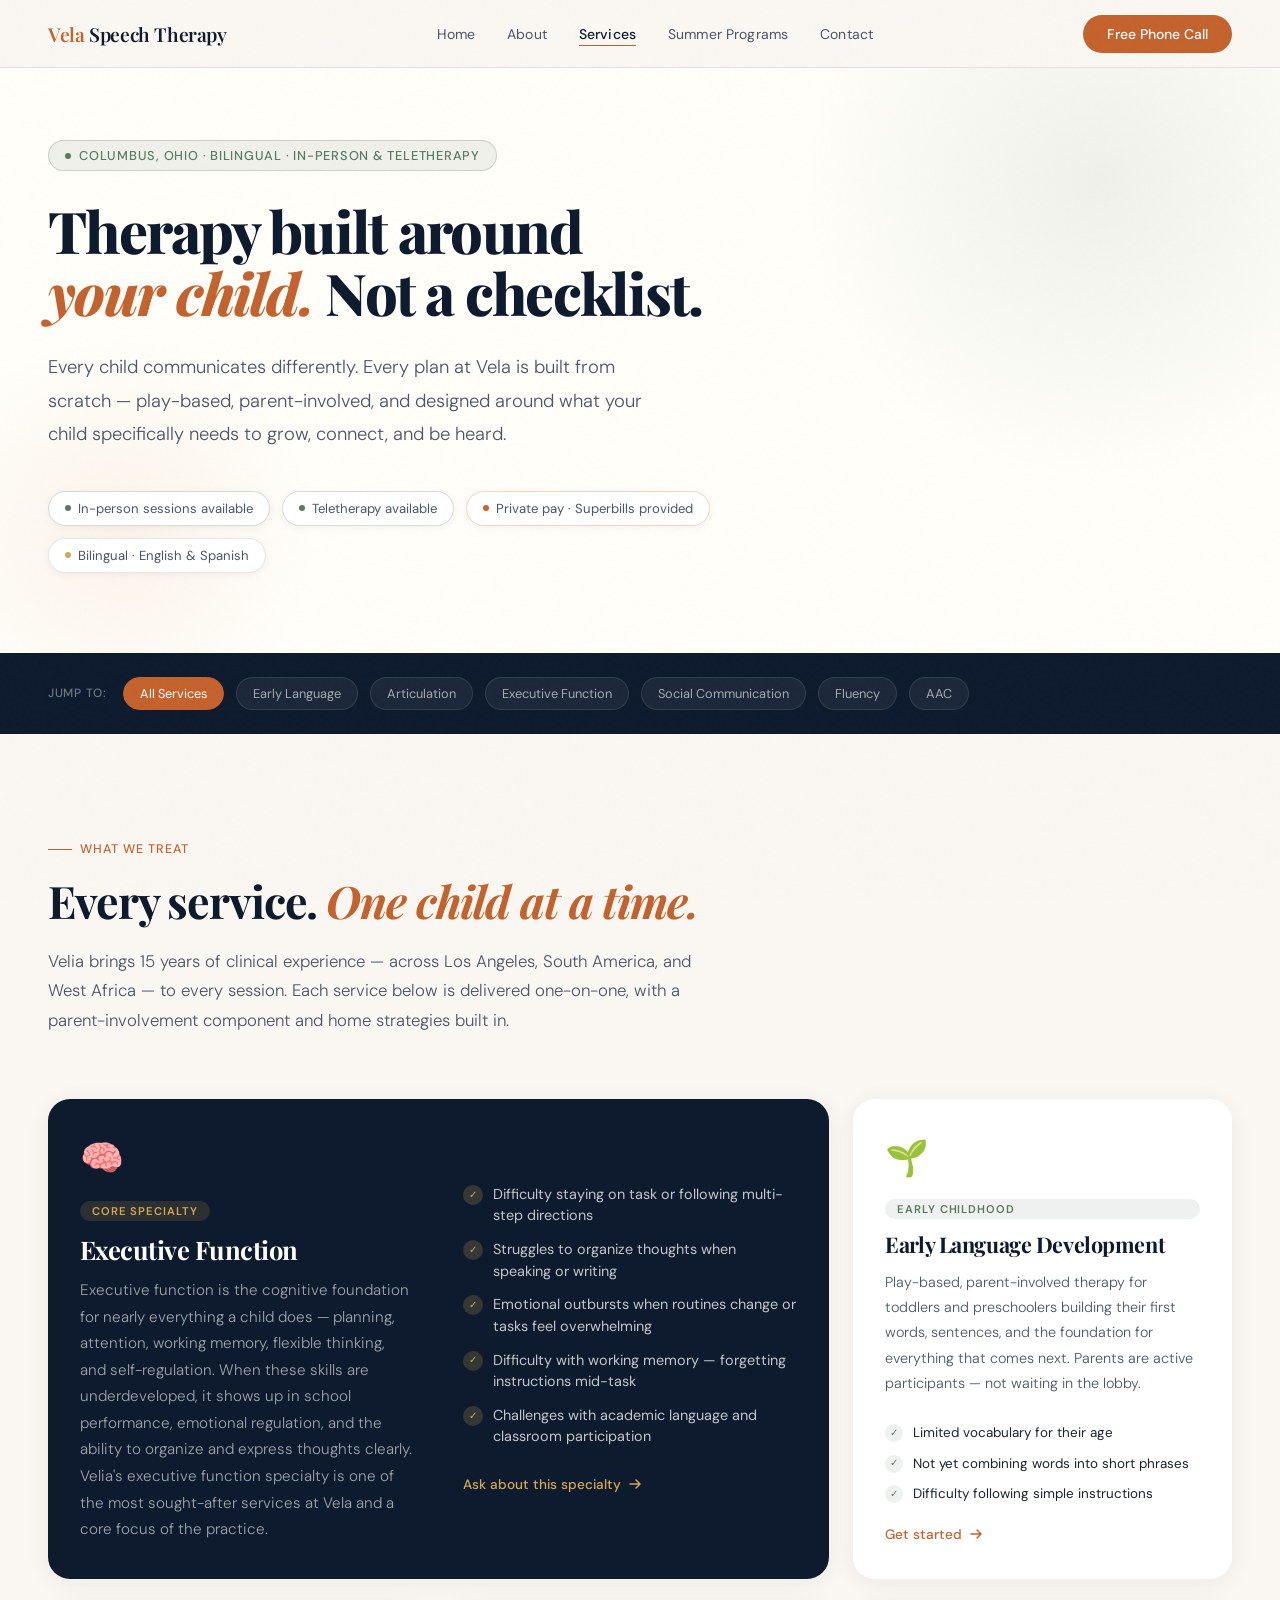
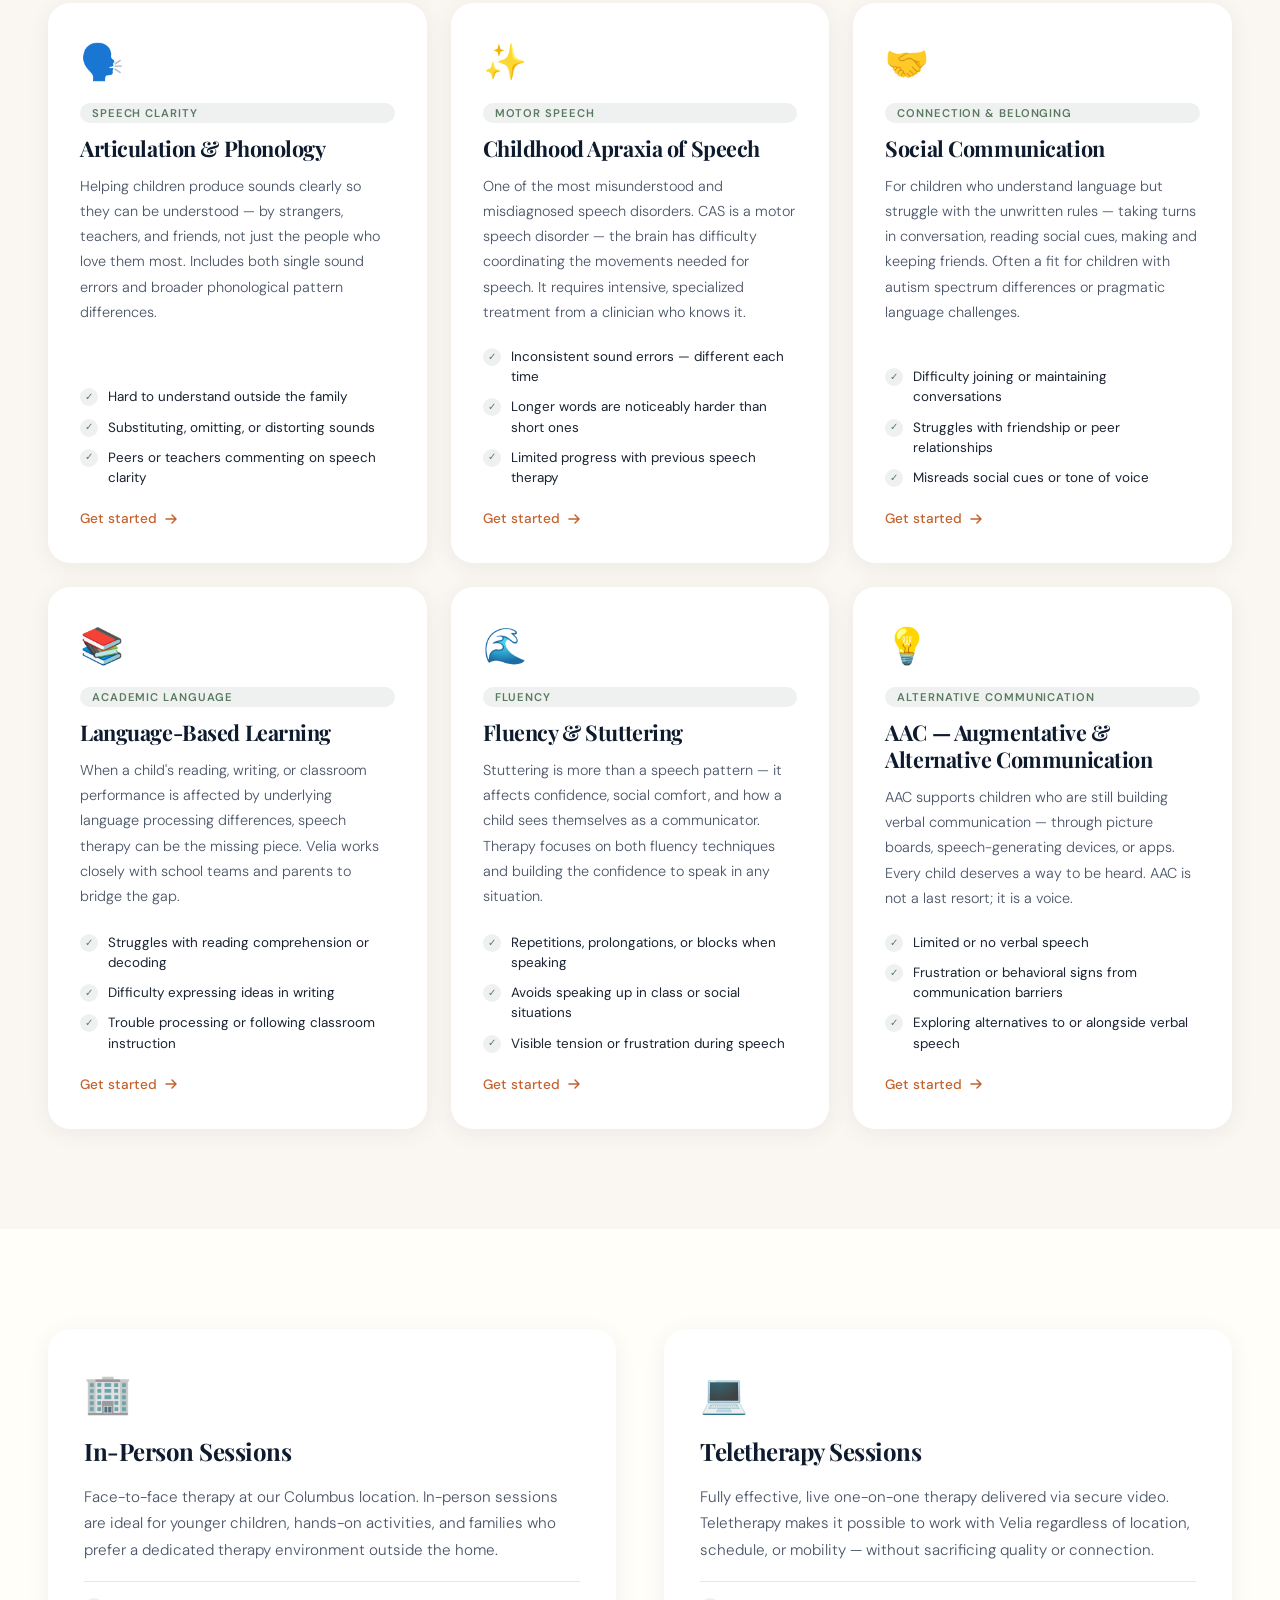
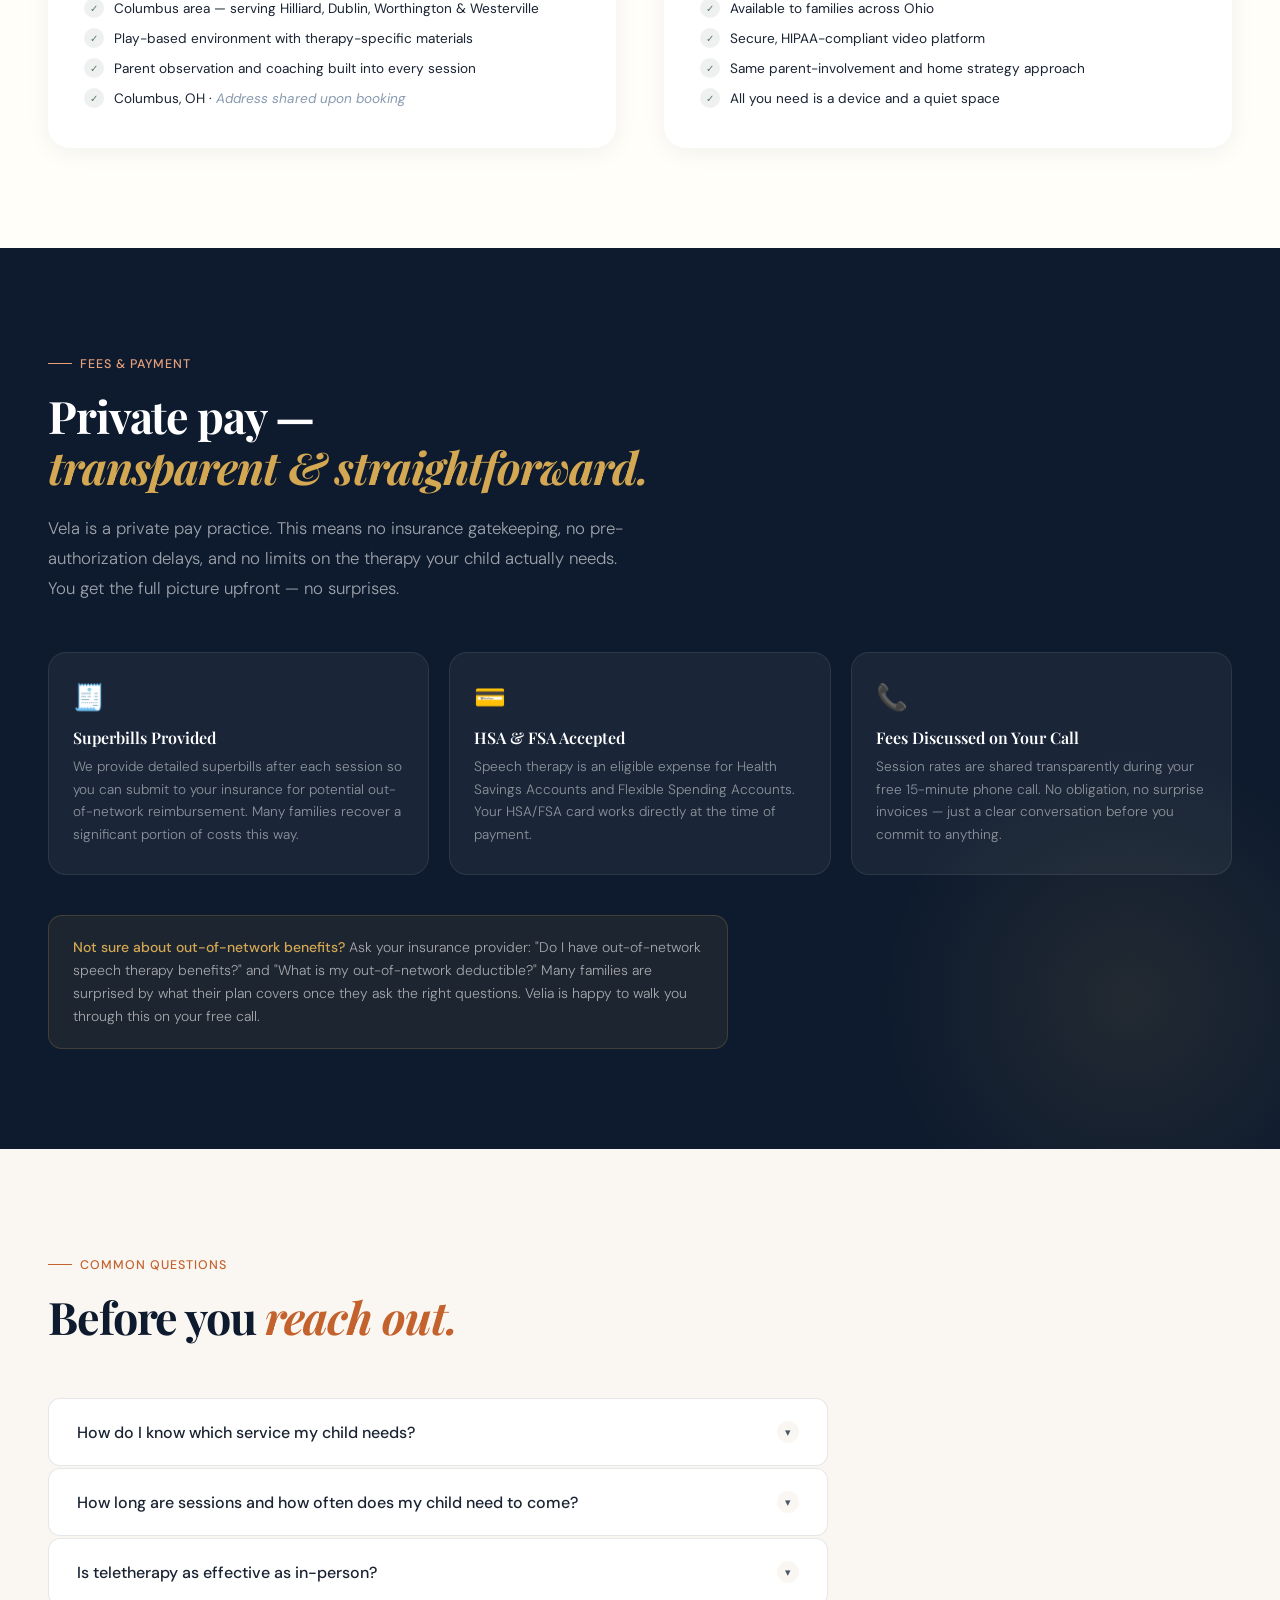
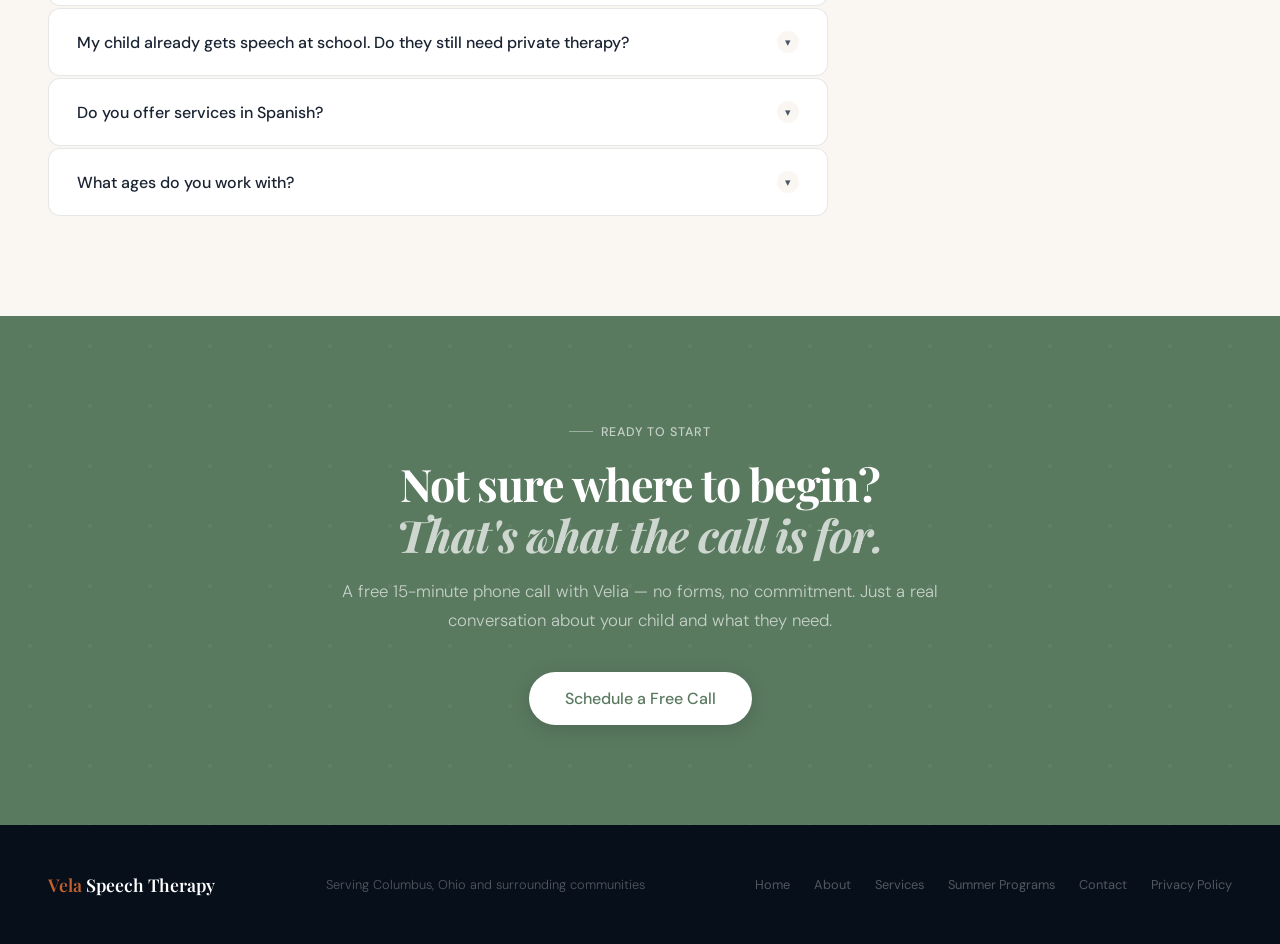
<file: backup.html>
<!DOCTYPE html>
<html lang="en">

<head>
  <meta charset="UTF-8">
  <meta name="viewport" content="width=device-width, initial-scale=1.0">
  <title>Speech Therapy Services | Vela Speech Therapy | Columbus, Ohio</title>
  <link rel="preconnect" href="https://fonts.googleapis.com">
  <link rel="preconnect" href="https://fonts.gstatic.com" crossorigin>
  <link
    href="https://fonts.googleapis.com/css2?family=Playfair+Display:ital,wght@0,400;0,600;0,800;1,400;1,600&family=DM+Sans:ital,wght@0,300;0,400;0,500;1,300&display=swap"
    rel="stylesheet">

  <style>
    :root {
      --cream: #FAF7F2;
      --warm-white: #FFFEF9;
      --deep-navy: #0E1B2E;
      --sage: #5A7A60;
      --sage-light: #8FAF95;
      --terracotta: #C4622D;
      --terracotta-light: #E8A07A;
      --gold: #D4A853;
      --text-dark: #1A2332;
      --text-mid: #4A5568;
      --text-light: #8A9BB0;
      --border: rgba(14, 27, 46, 0.1);
    }

    * {
      margin: 0;
      padding: 0;
      box-sizing: border-box;
    }

    html {
      scroll-behavior: smooth;
    }

    body {
      font-family: 'DM Sans', sans-serif;
      background: var(--cream);
      color: var(--text-dark);
      overflow-x: hidden;
    }

    body::before {
      content: '';
      position: fixed;
      inset: 0;
      background-image: url("data:image/svg+xml,%3Csvg viewBox='0 0 256 256' xmlns='http://www.w3.org/2000/svg'%3E%3Cfilter id='noise'%3E%3CfeTurbulence type='fractalNoise' baseFrequency='0.9' numOctaves='4' stitchTiles='stitch'/%3E%3C/filter%3E%3Crect width='100%25' height='100%25' filter='url(%23noise)' opacity='0.03'/%3E%3C/svg%3E");
      pointer-events: none;
      z-index: 1000;
      opacity: 0.4;
    }

    /* ===== NAV ===== */
    nav {
      position: fixed;
      top: 0;
      left: 0;
      right: 0;
      z-index: 100;
      padding: 0 48px;
      height: 68px;
      display: flex;
      justify-content: space-between;
      align-items: center;
      background: rgba(250, 247, 242, 0.92);
      backdrop-filter: blur(16px);
      border-bottom: 1px solid var(--border);
    }

    .nav-logo {
      font-family: 'Playfair Display', serif;
      font-size: 1.2rem;
      font-weight: 600;
      color: var(--deep-navy);
      letter-spacing: -0.02em;
      text-decoration: none;
      flex-shrink: 0;
    }

    .nav-logo span {
      color: var(--terracotta);
    }

    .nav-links {
      display: flex;
      align-items: center;
      gap: 32px;
      list-style: none;
    }

    .nav-links a {
      font-size: 0.875rem;
      font-weight: 400;
      color: var(--text-mid);
      text-decoration: none;
      letter-spacing: 0.01em;
      transition: color 0.2s ease;
      white-space: nowrap;
      position: relative;
    }

    .nav-links a::after {
      content: '';
      position: absolute;
      bottom: -3px;
      left: 0;
      right: 0;
      height: 1.5px;
      background: var(--terracotta);
      transform: scaleX(0);
      transform-origin: left;
      transition: transform 0.25s ease;
    }

    .nav-links a:hover {
      color: var(--deep-navy);
    }

    .nav-links a:hover::after {
      transform: scaleX(1);
    }

    .nav-links a.active {
      color: var(--deep-navy);
      font-weight: 500;
    }

    .nav-links a.active::after {
      transform: scaleX(1);
    }

    .nav-right {
      display: flex;
      align-items: center;
      gap: 20px;
      flex-shrink: 0;
    }

    .nav-cta {
      background: var(--terracotta);
      color: white;
      padding: 10px 24px;
      border-radius: 50px;
      font-size: 0.875rem;
      font-weight: 500;
      text-decoration: none;
      transition: all 0.3s ease;
      white-space: nowrap;
    }

    .nav-cta:hover {
      background: var(--deep-navy);
      transform: translateY(-1px);
      box-shadow: 0 8px 24px rgba(196, 98, 45, 0.3);
    }

    .nav-hamburger {
      display: none;
      flex-direction: column;
      gap: 5px;
      background: none;
      border: none;
      cursor: pointer;
      padding: 4px;
    }

    .nav-hamburger span {
      display: block;
      width: 22px;
      height: 2px;
      background: var(--deep-navy);
      border-radius: 2px;
      transition: all 0.3s ease;
    }

    .nav-hamburger.open span:nth-child(1) {
      transform: translateY(7px) rotate(45deg);
    }

    .nav-hamburger.open span:nth-child(2) {
      opacity: 0;
    }

    .nav-hamburger.open span:nth-child(3) {
      transform: translateY(-7px) rotate(-45deg);
    }

    .nav-mobile {
      display: none;
      position: fixed;
      top: 68px;
      left: 0;
      right: 0;
      background: rgba(250, 247, 242, 0.98);
      backdrop-filter: blur(16px);
      border-bottom: 1px solid var(--border);
      padding: 24px 24px 32px;
      flex-direction: column;
      gap: 4px;
      z-index: 99;
      box-shadow: 0 12px 40px rgba(14, 27, 46, 0.1);
    }

    .nav-mobile.open {
      display: flex;
    }

    .nav-mobile a {
      font-size: 1rem;
      font-weight: 400;
      color: var(--text-mid);
      text-decoration: none;
      padding: 12px 8px;
      border-bottom: 1px solid var(--border);
      transition: color 0.2s ease;
    }

    .nav-mobile a:last-child {
      border-bottom: none;
    }

    .nav-mobile a:hover {
      color: var(--terracotta);
    }

    .nav-mobile a.active {
      color: var(--deep-navy);
      font-weight: 500;
    }

    .nav-mobile .nav-mobile-cta {
      margin-top: 16px;
      background: var(--terracotta);
      color: white;
      text-align: center;
      padding: 14px;
      border-radius: 50px;
      font-weight: 500;
      border-bottom: none;
    }

    .nav-mobile .nav-mobile-cta:hover {
      background: var(--deep-navy);
      color: white;
    }


    /* ===== SHARED ===== */
    section {
      padding: 100px 48px;
    }

    .section-eyebrow {
      display: inline-flex;
      align-items: center;
      gap: 8px;
      font-size: 0.78rem;
      font-weight: 500;
      letter-spacing: 0.08em;
      text-transform: uppercase;
      color: var(--terracotta);
      margin-bottom: 18px;
    }

    .section-eyebrow::before {
      content: '';
      width: 24px;
      height: 1px;
      background: var(--terracotta);
    }

    .section-headline {
      font-family: 'Playfair Display', serif;
      font-size: clamp(2rem, 3.5vw, 3rem);
      font-weight: 700;
      line-height: 1.15;
      letter-spacing: -0.025em;
      color: var(--deep-navy);
      margin-bottom: 20px;
    }

    .section-headline em {
      font-style: italic;
      color: var(--terracotta);
    }

    .btn-primary {
      background: var(--terracotta);
      color: white;
      padding: 16px 36px;
      border-radius: 50px;
      font-size: 1rem;
      font-weight: 500;
      text-decoration: none;
      transition: all 0.3s ease;
      box-shadow: 0 4px 20px rgba(196, 98, 45, 0.25);
      display: inline-block;
    }

    .btn-primary:hover {
      transform: translateY(-2px);
      box-shadow: 0 12px 32px rgba(196, 98, 45, 0.35);
      background: #B3571F;
    }

    /* ===== HERO ===== */
    .hero {
      min-height: 72vh;
      display: flex;
      flex-direction: column;
      justify-content: center;
      padding: 140px 48px 80px;
      background: var(--warm-white);
      position: relative;
      overflow: hidden;
    }

    .hero::before {
      content: '';
      position: absolute;
      right: -120px;
      top: -120px;
      width: 600px;
      height: 600px;
      background: radial-gradient(circle, rgba(90, 122, 96, 0.1) 0%, transparent 70%);
      pointer-events: none;
    }

    .hero::after {
      content: '';
      position: absolute;
      left: -80px;
      bottom: -80px;
      width: 400px;
      height: 400px;
      background: radial-gradient(circle, rgba(196, 98, 45, 0.07) 0%, transparent 70%);
      pointer-events: none;
    }

    .hero-inner {
      max-width: 780px;
      position: relative;
      z-index: 1;
    }

    .hero-eyebrow {
      display: inline-flex;
      align-items: center;
      gap: 8px;
      background: rgba(90, 122, 96, 0.1);
      border: 1px solid rgba(90, 122, 96, 0.25);
      color: var(--sage);
      padding: 6px 16px;
      border-radius: 50px;
      font-size: 0.8rem;
      font-weight: 500;
      letter-spacing: 0.06em;
      text-transform: uppercase;
      margin-bottom: 28px;
      animation: fadeUp 0.8s ease forwards;
      opacity: 0;
    }

    .hero-eyebrow::before {
      content: '';
      width: 6px;
      height: 6px;
      background: var(--sage);
      border-radius: 50%;
    }

    .hero-headline {
      font-family: 'Playfair Display', serif;
      font-size: clamp(2.8rem, 4.5vw, 4.2rem);
      font-weight: 800;
      line-height: 1.08;
      letter-spacing: -0.03em;
      color: var(--deep-navy);
      margin-bottom: 28px;
      animation: fadeUp 0.8s 0.15s ease forwards;
      opacity: 0;
    }

    .hero-headline em {
      font-style: italic;
      color: var(--terracotta);
    }

    .hero-sub {
      font-size: 1.15rem;
      line-height: 1.8;
      color: var(--text-mid);
      font-weight: 300;
      max-width: 620px;
      margin-bottom: 40px;
      animation: fadeUp 0.8s 0.3s ease forwards;
      opacity: 0;
    }

    .hero-tags {
      display: flex;
      gap: 12px;
      flex-wrap: wrap;
      animation: fadeUp 0.8s 0.45s ease forwards;
      opacity: 0;
    }

    .hero-tag {
      display: flex;
      align-items: center;
      gap: 7px;
      background: white;
      border: 1px solid var(--border);
      border-radius: 50px;
      padding: 8px 16px;
      font-size: 0.82rem;
      color: var(--text-mid);
      font-weight: 400;
      box-shadow: 0 2px 8px rgba(14, 27, 46, 0.05);
    }

    .hero-tag-dot {
      width: 6px;
      height: 6px;
      border-radius: 50%;
      background: var(--sage);
      flex-shrink: 0;
    }

    .hero-tag.format {
      border-color: rgba(90, 122, 96, 0.25);
    }

    .hero-tag.pay .hero-tag-dot {
      background: var(--terracotta);
    }

    .hero-tag.pay {
      border-color: rgba(196, 98, 45, 0.25);
    }

    /* ===== SERVICE FILTER STRIP ===== */
    .filter-strip {
      background: var(--deep-navy);
      padding: 24px 48px;
      display: flex;
      align-items: center;
      gap: 12px;
      flex-wrap: wrap;
      position: sticky;
      top: 61px;
      z-index: 90;
    }

    .filter-label {
      font-size: 0.75rem;
      color: rgba(255, 255, 255, 0.4);
      font-weight: 500;
      letter-spacing: 0.06em;
      text-transform: uppercase;
      margin-right: 4px;
      flex-shrink: 0;
    }

    .filter-btn {
      background: rgba(255, 255, 255, 0.06);
      border: 1px solid rgba(255, 255, 255, 0.1);
      color: rgba(255, 255, 255, 0.6);
      padding: 7px 16px;
      border-radius: 50px;
      font-family: 'DM Sans', sans-serif;
      font-size: 0.8rem;
      font-weight: 400;
      cursor: pointer;
      transition: all 0.2s ease;
      white-space: nowrap;
    }

    .filter-btn:hover,
    .filter-btn.active {
      background: var(--terracotta);
      border-color: var(--terracotta);
      color: white;
    }

    /* ===== SERVICES GRID ===== */
    .services-section {
      background: var(--cream);
    }

    .services-header {
      max-width: 680px;
      margin-bottom: 64px;
    }

    .services-header p {
      font-size: 1.05rem;
      line-height: 1.75;
      color: var(--text-mid);
      font-weight: 300;
    }

    .services-grid {
      display: grid;
      grid-template-columns: repeat(auto-fit, minmax(min(280px, 100%), 1fr));
      /* each card needs at least 280px - if there isn't room, wraps to next row automatically */
      gap: 24px;
    }

    .service-card {
      background: white;
      border-radius: 22px;
      padding: 36px 32px;
      box-shadow: 0 4px 24px rgba(14, 27, 46, 0.06);
      transition: all 0.3s ease;
      display: flex;
      flex-direction: column;
      gap: 0;
      position: relative;
      overflow: hidden;
      cursor: default;
    }

    .service-card::before {
      content: '';
      position: absolute;
      top: 0;
      left: 0;
      right: 0;
      height: 3px;
      background: linear-gradient(90deg, var(--sage), var(--terracotta));
      transform: scaleX(0);
      transform-origin: left;
      transition: transform 0.4s ease;
    }

    .service-card:hover {
      transform: translateY(-5px);
      box-shadow: 0 20px 56px rgba(14, 27, 46, 0.11);
    }

    .service-card:hover::before {
      transform: scaleX(1);
    }

    /* Featured / highlighted card */
    .service-card.featured {
      background: var(--deep-navy);
      grid-column: span 2;
      display: grid;
      grid-template-columns: 1fr 1fr;
      gap: 48px;
      align-items: center;
    }

    .service-card.featured::before {
      background: linear-gradient(90deg, var(--gold), var(--terracotta));
    }

    .service-card-left {}

    .service-card-right {}

    .service-icon {
      font-size: 2.2rem;
      margin-bottom: 18px;
      display: block;
    }

    .service-category {
      display: inline-block;
      font-size: 0.7rem;
      font-weight: 600;
      letter-spacing: 0.08em;
      text-transform: uppercase;
      color: var(--sage);
      background: rgba(90, 122, 96, 0.1);
      border-radius: 50px;
      padding: 3px 12px;
      margin-bottom: 12px;
    }

    .service-card.featured .service-category {
      color: var(--gold);
      background: rgba(212, 168, 83, 0.15);
    }

    .service-name {
      font-family: 'Playfair Display', serif;
      font-size: 1.35rem;
      font-weight: 700;
      color: var(--deep-navy);
      margin-bottom: 12px;
      line-height: 1.25;
      letter-spacing: -0.02em;
    }

    .service-card.featured .service-name {
      color: white;
      font-size: 1.6rem;
    }

    .service-desc {
      font-size: 0.9rem;
      line-height: 1.75;
      color: var(--text-mid);
      font-weight: 300;
      margin-bottom: 22px;
      flex: 1;
    }

    .service-card.featured .service-desc {
      color: rgba(255, 255, 255, 0.6);
      font-size: 0.95rem;
      margin-bottom: 0;
    }

    .service-signs {
      display: flex;
      flex-direction: column;
      gap: 10px;
    }

    .service-sign {
      display: flex;
      align-items: flex-start;
      gap: 10px;
      font-size: 0.84rem;
      color: var(--text-dark);
      line-height: 1.5;
    }

    .service-sign-dot {
      width: 18px;
      height: 18px;
      background: rgba(90, 122, 96, 0.1);
      border-radius: 50%;
      display: flex;
      align-items: center;
      justify-content: center;
      color: var(--sage);
      font-size: 0.6rem;
      flex-shrink: 0;
      margin-top: 1px;
    }

    .service-card.featured .service-signs {
      gap: 12px;
    }

    .service-card.featured .service-sign {
      color: rgba(255, 255, 255, 0.75);
      font-size: 0.9rem;
    }

    .service-card.featured .service-sign-dot {
      background: rgba(212, 168, 83, 0.2);
      color: var(--gold);
      width: 20px;
      height: 20px;
    }

    .service-link {
      display: inline-flex;
      align-items: center;
      gap: 6px;
      font-size: 0.85rem;
      font-weight: 500;
      color: var(--terracotta);
      text-decoration: none;
      margin-top: 22px;
      transition: gap 0.2s ease;
    }

    .service-link:hover {
      gap: 10px;
    }

    .service-link svg {
      transition: transform 0.2s ease;
    }

    .service-link:hover svg {
      transform: translateX(3px);
    }

    /* ===== FORMAT SECTION ===== */
    .format-section {
      background: var(--warm-white);
      display: grid;
      grid-template-columns: 1fr 1fr;
      gap: 48px;
      align-items: stretch;
    }

    .format-card {
      background: white;
      border-radius: 22px;
      padding: 40px 36px;
      box-shadow: 0 4px 24px rgba(14, 27, 46, 0.06);
      display: flex;
      flex-direction: column;
      gap: 18px;
      transition: all 0.3s ease;
      position: relative;
      overflow: hidden;
    }

    .format-card:hover {
      transform: translateY(-4px);
      box-shadow: 0 16px 48px rgba(14, 27, 46, 0.1);
    }

    .format-card::after {
      content: '';
      position: absolute;
      bottom: 0;
      left: 0;
      right: 0;
      height: 3px;
      background: linear-gradient(90deg, var(--sage), var(--terracotta));
      transform: scaleX(0);
      transform-origin: left;
      transition: transform 0.4s ease;
    }

    .format-card:hover::after {
      transform: scaleX(1);
    }

    .format-icon {
      font-size: 2.4rem;
    }

    .format-name {
      font-family: 'Playfair Display', serif;
      font-size: 1.5rem;
      font-weight: 700;
      color: var(--deep-navy);
      line-height: 1.2;
      letter-spacing: -0.02em;
    }

    .format-desc {
      font-size: 0.95rem;
      line-height: 1.75;
      color: var(--text-mid);
      font-weight: 300;
      flex: 1;
    }

    .format-details {
      display: flex;
      flex-direction: column;
      gap: 10px;
      padding-top: 16px;
      border-top: 1px solid var(--border);
    }

    .format-detail {
      display: flex;
      align-items: center;
      gap: 10px;
      font-size: 0.85rem;
      color: var(--text-dark);
    }

    .format-detail-check {
      width: 20px;
      height: 20px;
      background: rgba(90, 122, 96, 0.1);
      border-radius: 50%;
      display: flex;
      align-items: center;
      justify-content: center;
      color: var(--sage);
      font-size: 0.65rem;
      flex-shrink: 0;
    }

    /* ===== PRIVATE PAY ===== */
    .pay-section {
      background: var(--deep-navy);
      position: relative;
      overflow: hidden;
    }

    .pay-section::before {
      content: '';
      position: absolute;
      right: -100px;
      bottom: -100px;
      width: 500px;
      height: 500px;
      background: radial-gradient(circle, rgba(212, 168, 83, 0.1) 0%, transparent 70%);
      pointer-events: none;
    }

    .pay-section .section-eyebrow {
      color: var(--terracotta-light);
    }

    .pay-section .section-eyebrow::before {
      background: var(--terracotta-light);
    }

    .pay-section .section-headline {
      color: white;
    }

    .pay-section .section-headline em {
      color: var(--gold);
    }

    .pay-intro {
      font-size: 1.05rem;
      line-height: 1.8;
      color: rgba(255, 255, 255, 0.6);
      font-weight: 300;
      max-width: 600px;
      margin-bottom: 48px;
    }

    .pay-grid {
      display: grid;
      grid-template-columns: repeat(3, 1fr);
      gap: 20px;
    }

    .pay-card {
      background: rgba(255, 255, 255, 0.05);
      border: 1px solid rgba(255, 255, 255, 0.08);
      border-radius: 18px;
      padding: 28px 24px;
      transition: all 0.3s ease;
    }

    .pay-card:hover {
      background: rgba(255, 255, 255, 0.08);
      transform: translateY(-3px);
    }

    .pay-card-icon {
      font-size: 1.6rem;
      margin-bottom: 14px;
      display: block;
    }

    .pay-card-title {
      font-family: 'Playfair Display', serif;
      font-size: 1rem;
      font-weight: 600;
      color: white;
      margin-bottom: 8px;
      line-height: 1.3;
    }

    .pay-card-desc {
      font-size: 0.85rem;
      line-height: 1.65;
      color: rgba(255, 255, 255, 0.5);
      font-weight: 300;
    }

    .pay-note {
      margin-top: 40px;
      padding: 20px 24px;
      background: rgba(212, 168, 83, 0.08);
      border: 1px solid rgba(212, 168, 83, 0.2);
      border-radius: 14px;
      font-size: 0.875rem;
      color: rgba(255, 255, 255, 0.6);
      font-weight: 300;
      line-height: 1.65;
      max-width: 680px;
    }

    .pay-note strong {
      color: var(--gold);
      font-weight: 500;
    }

    /* ===== FAQ ===== */
    .faq-section {
      background: var(--cream);
    }

    .faq-header {
      max-width: 600px;
      margin-bottom: 56px;
    }

    .faq-list {
      max-width: 780px;
      display: flex;
      flex-direction: column;
      gap: 2px;
    }

    .faq-item {
      background: white;
      border-radius: 12px;
      overflow: hidden;
      border: 1px solid var(--border);
      transition: box-shadow 0.2s ease;
    }

    .faq-item:hover {
      box-shadow: 0 4px 16px rgba(14, 27, 46, 0.07);
    }

    .faq-question {
      width: 100%;
      background: none;
      border: none;
      padding: 22px 28px;
      display: flex;
      justify-content: space-between;
      align-items: center;
      cursor: pointer;
      font-family: 'DM Sans', sans-serif;
      font-size: 1rem;
      font-weight: 500;
      color: var(--text-dark);
      text-align: left;
      gap: 16px;
      transition: color 0.2s ease;
    }

    .faq-question:hover {
      color: var(--terracotta);
    }

    .faq-chevron {
      width: 22px;
      height: 22px;
      border-radius: 50%;
      background: var(--cream);
      display: flex;
      align-items: center;
      justify-content: center;
      flex-shrink: 0;
      font-size: 0.7rem;
      color: var(--text-mid);
      transition: all 0.3s ease;
    }

    .faq-item.open .faq-chevron {
      background: var(--terracotta);
      color: white;
      transform: rotate(180deg);
    }

    .faq-answer {
      max-height: 0;
      overflow: hidden;
      transition: max-height 0.35s ease, padding 0.3s ease;
      padding: 0 28px;
      font-size: 0.925rem;
      line-height: 1.75;
      color: var(--text-mid);
      font-weight: 300;
    }

    .faq-item.open .faq-answer {
      max-height: 300px;
      padding: 0 28px 22px;
    }

    /* ===== CTA ===== */
    .cta-section {
      background: var(--sage);
      padding: 100px 48px;
      text-align: center;
      position: relative;
      overflow: hidden;
    }

    .cta-section::before {
      content: '';
      position: absolute;
      inset: 0;
      background: url("data:image/svg+xml,%3Csvg width='60' height='60' viewBox='0 0 60 60' xmlns='http://www.w3.org/2000/svg'%3E%3Cg fill='none' fill-rule='evenodd'%3E%3Cg fill='%23ffffff' fill-opacity='0.04'%3E%3Ccircle cx='30' cy='30' r='2'/%3E%3C/g%3E%3C/g%3E%3C/svg%3E");
    }

    .cta-inner {
      position: relative;
      z-index: 1;
      max-width: 640px;
      margin: 0 auto;
    }

    .cta-eyebrow {
      display: inline-flex;
      align-items: center;
      gap: 8px;
      font-size: 0.78rem;
      font-weight: 500;
      letter-spacing: 0.08em;
      text-transform: uppercase;
      color: rgba(255, 255, 255, 0.65);
      margin-bottom: 18px;
    }

    .cta-eyebrow::before {
      content: '';
      width: 24px;
      height: 1px;
      background: rgba(255, 255, 255, 0.4);
    }

    .cta-headline {
      font-family: 'Playfair Display', serif;
      font-size: clamp(2rem, 3.5vw, 3rem);
      font-weight: 700;
      line-height: 1.15;
      letter-spacing: -0.025em;
      color: white;
      margin-bottom: 16px;
    }

    .cta-headline em {
      font-style: italic;
      color: rgba(255, 255, 255, 0.7);
    }

    .cta-sub {
      font-size: 1.05rem;
      line-height: 1.75;
      color: rgba(255, 255, 255, 0.65);
      font-weight: 300;
      margin-bottom: 36px;
    }

    .btn-white {
      background: white;
      color: var(--sage);
      padding: 16px 36px;
      border-radius: 50px;
      font-size: 1rem;
      font-weight: 500;
      text-decoration: none;
      transition: all 0.3s ease;
      box-shadow: 0 4px 20px rgba(0, 0, 0, 0.15);
      display: inline-block;
    }

    .btn-white:hover {
      transform: translateY(-2px);
      box-shadow: 0 12px 32px rgba(0, 0, 0, 0.2);
      background: var(--deep-navy);
      color: white;
    }

    /* ===== FOOTER ===== */
    footer {
      background: #070F1A;
      padding: 48px;
      display: flex;
      justify-content: space-between;
      align-items: center;
      flex-wrap: wrap;
      gap: 20px;
    }

    .footer-logo {
      font-family: 'Playfair Display', serif;
      font-size: 1.1rem;
      font-weight: 600;
      color: white;
    }

    .footer-logo span {
      color: var(--terracotta);
    }

    .footer-text {
      font-size: 0.8rem;
      color: rgba(255, 255, 255, 0.3);
      font-weight: 300;
    }

    .footer-links {
      display: flex;
      gap: 24px;
    }

    .footer-links a {
      font-size: 0.8rem;
      color: rgba(255, 255, 255, 0.3);
      text-decoration: none;
      transition: color 0.2s ease;
    }

    .footer-links a:hover {
      color: white;
    }

    /* ===== ANIMATIONS ===== */
    @keyframes fadeUp {
      from {
        opacity: 0;
        transform: translateY(28px);
      }

      to {
        opacity: 1;
        transform: translateY(0);
      }
    }

    .reveal {
      opacity: 0;
      transform: translateY(32px);
      transition: all 0.7s cubic-bezier(0.16, 1, 0.3, 1);
    }

    .reveal.visible {
      opacity: 1;
      transform: translateY(0);
    }

    /* ===== RESPONSIVE ===== */
    @media (max-width: 900px) {
      nav {
        padding: 0 24px;
      }

      .nav-links {
        display: none;
      }

      .nav-hamburger {
        display: flex;
      }

      .hero {
        grid-template-columns: 1fr;
        padding: 100px 24px 60px;
        gap: 48px;
      }

      .hero-right {
        display: none;
      }

      .nav-cta {
        display: none;
      }

      section {
        padding: 72px 24px;
      }

      .pain-section {
        grid-template-columns: 1fr;
        gap: 48px;
      }

      .tried-grid {
        grid-template-columns: 1fr;
      }

      .dream-outcomes {
        grid-template-columns: 1fr;
      }

      .process-steps {
        grid-template-columns: repeat(2, 1fr);
        gap: 40px;
      }

      .process-steps::before {
        display: none;
      }

      .testimonials-grid {
        grid-template-columns: 1fr;
      }

      .testimonial-card:nth-child(2) {
        margin-top: 0;
      }

      .cta-section {
        grid-template-columns: 1fr;
        padding: 72px 24px;
        gap: 48px;
      }

      .stat-strip {
        gap: 40px;
        padding: 36px 24px;
      }

      footer {
        flex-direction: column;
        text-align: center;
        padding: 36px 24px;
      }

      .footer-links {
        flex-wrap: wrap;
        justify-content: center;
      }
    }

    @media (max-width: 600px) {
      .hero-headline {
        font-size: 2.4rem;
      }
    }
  </style>
</head>

<body>

  <!-- NAV -->
  <nav>
    <a href="/index.html" class="nav-logo"><span>Vela </span>Speech Therapy</a>
    <ul class="nav-links">
      <li><a href="/index.html">Home</a></li>
      <li><a href="/about.html">About</a></li>
      <li><a href="/services.html" class="active">Services</a></li>
      <li><a href="/summer-programs.html">Summer Programs</a></li>
      <li><a href="#contact">Contact</a></li>
    </ul>
    <div class="nav-right">
      <a href="#contact" class="nav-cta">Free Phone Call</a>
      <button class="nav-hamburger" id="hamburger" aria-label="Open menu">
        <span></span><span></span><span></span>
      </button>
    </div>
  </nav>

  <!-- MOBILE NAV DRAWER -->
  <div class="nav-mobile" id="mobile-nav">
    <a href="/index.html">Home</a>
    <a href="/about.html">About</a>
    <a href="/services.html" class="active">Services</a>
    <a href="/summer-programs.html">Summer Programs</a>
    <a href="#contact">Contact</a>
    <a href="#contact" class="nav-mobile-cta">Free Phone Call</a>
  </div>

  <!-- =============================================
     HERO
============================================= -->
  <section class="hero">
    <div class="hero-inner">
      <div class="hero-eyebrow">Columbus, Ohio · Bilingual · In-Person & Teletherapy</div>
      <h1 class="hero-headline">
        Therapy built around<br>
        <em>your child.</em> Not a checklist.
      </h1>
      <p class="hero-sub">
        Every child communicates differently. Every plan at Vela is built from scratch —
        play-based, parent-involved, and designed around what your child specifically needs
        to grow, connect, and be heard.
      </p>
      <div class="hero-tags">
        <div class="hero-tag format">
          <div class="hero-tag-dot"></div>
          In-person sessions available
        </div>
        <div class="hero-tag format">
          <div class="hero-tag-dot"></div>
          Teletherapy available
        </div>
        <div class="hero-tag pay">
          <div class="hero-tag-dot" style="background:var(--terracotta)"></div>
          Private pay · Superbills provided
        </div>
        <div class="hero-tag">
          <div class="hero-tag-dot" style="background:var(--gold)"></div>
          Bilingual · English & Spanish
        </div>
      </div>
    </div>
  </section>


  <!-- =============================================
     STICKY FILTER STRIP
     JS below handles active state + smooth scroll
============================================= -->
  <div class="filter-strip" id="filter-strip">
    <span class="filter-label">Jump to:</span>
    <button class="filter-btn active" data-target="services-section">All Services</button>
    <button class="filter-btn" data-target="early-language">Early Language</button>
    <button class="filter-btn" data-target="articulation">Articulation</button>
    <button class="filter-btn" data-target="executive-function">Executive Function</button>
    <button class="filter-btn" data-target="social-communication">Social Communication</button>
    <button class="filter-btn" data-target="fluency">Fluency</button>
    <button class="filter-btn" data-target="aac">AAC</button>
  </div>


  <!-- =============================================
     SERVICES GRID
============================================= -->
  <section class="services-section" id="services-section">
    <div class="services-header reveal">
      <div class="section-eyebrow">What we treat</div>
      <h2 class="section-headline">Every service. <em>One child at a time.</em></h2>
      <p>
        Velia brings 15 years of clinical experience — across Los Angeles, South America,
        and West Africa — to every session. Each service below is delivered one-on-one,
        with a parent-involvement component and home strategies built in.
      </p>
    </div>

    <div class="services-grid">

      <!-- FEATURED: Executive Function (Velia's core specialty) -->
      <div class="service-card featured reveal" id="executive-function">
        <div class="service-card-left">
          <span class="service-icon">🧠</span>
          <div class="service-category">Core Specialty</div>
          <div class="service-name">Executive Function</div>
          <p class="service-desc">
            Executive function is the cognitive foundation for nearly everything a child does —
            planning, attention, working memory, flexible thinking, and self-regulation.
            When these skills are underdeveloped, it shows up in school performance,
            emotional regulation, and the ability to organize and express thoughts clearly.
            Velia's executive function specialty is one of the most sought-after services
            at Vela and a core focus of the practice.
          </p>
        </div>
        <div class="service-card-right">
          <div class="service-signs">
            <div class="service-sign">
              <div class="service-sign-dot">✓</div>
              Difficulty staying on task or following multi-step directions
            </div>
            <div class="service-sign">
              <div class="service-sign-dot">✓</div>
              Struggles to organize thoughts when speaking or writing
            </div>
            <div class="service-sign">
              <div class="service-sign-dot">✓</div>
              Emotional outbursts when routines change or tasks feel overwhelming
            </div>
            <div class="service-sign">
              <div class="service-sign-dot">✓</div>
              Difficulty with working memory — forgetting instructions mid-task
            </div>
            <div class="service-sign">
              <div class="service-sign-dot">✓</div>
              Challenges with academic language and classroom participation
            </div>
          </div>
          <a href="/index.html#contact" class="service-link" style="color:var(--gold);margin-top:28px;">
            Ask about this specialty
            <svg width="16" height="16" viewBox="0 0 16 16" fill="none">
              <path d="M3 8h10M9 4l4 4-4 4" stroke="currentColor" stroke-width="1.5" stroke-linecap="round"
                stroke-linejoin="round" />
            </svg>
          </a>
        </div>
      </div>

      <!-- Early Language Development -->
      <div class="service-card reveal" id="early-language">
        <span class="service-icon">🌱</span>
        <div class="service-category">Early Childhood</div>
        <div class="service-name">Early Language Development</div>
        <p class="service-desc">
          Play-based, parent-involved therapy for toddlers and preschoolers building
          their first words, sentences, and the foundation for everything that comes next.
          Parents are active participants — not waiting in the lobby.
        </p>
        <div class="service-signs">
          <div class="service-sign">
            <div class="service-sign-dot">✓</div>
            Limited vocabulary for their age
          </div>
          <div class="service-sign">
            <div class="service-sign-dot">✓</div>
            Not yet combining words into short phrases
          </div>
          <div class="service-sign">
            <div class="service-sign-dot">✓</div>
            Difficulty following simple instructions
          </div>
        </div>
        <a href="/index.html#contact" class="service-link">
          Get started
          <svg width="16" height="16" viewBox="0 0 16 16" fill="none">
            <path d="M3 8h10M9 4l4 4-4 4" stroke="currentColor" stroke-width="1.5" stroke-linecap="round"
              stroke-linejoin="round" />
          </svg>
        </a>
      </div>

      <!-- Articulation & Phonology -->
      <div class="service-card reveal" id="articulation">
        <span class="service-icon">🗣️</span>
        <div class="service-category">Speech Clarity</div>
        <div class="service-name">Articulation & Phonology</div>
        <p class="service-desc">
          Helping children produce sounds clearly so they can be understood — by
          strangers, teachers, and friends, not just the people who love them most.
          Includes both single sound errors and broader phonological pattern differences.
        </p>
        <div class="service-signs">
          <div class="service-sign">
            <div class="service-sign-dot">✓</div>
            Hard to understand outside the family
          </div>
          <div class="service-sign">
            <div class="service-sign-dot">✓</div>
            Substituting, omitting, or distorting sounds
          </div>
          <div class="service-sign">
            <div class="service-sign-dot">✓</div>
            Peers or teachers commenting on speech clarity
          </div>
        </div>
        <a href="/index.html#contact" class="service-link">
          Get started
          <svg width="16" height="16" viewBox="0 0 16 16" fill="none">
            <path d="M3 8h10M9 4l4 4-4 4" stroke="currentColor" stroke-width="1.5" stroke-linecap="round"
              stroke-linejoin="round" />
          </svg>
        </a>
      </div>

      <!-- Childhood Apraxia of Speech -->
      <div class="service-card reveal" id="cas">
        <span class="service-icon">✨</span>
        <div class="service-category">Motor Speech</div>
        <div class="service-name">Childhood Apraxia of Speech</div>
        <p class="service-desc">
          One of the most misunderstood and misdiagnosed speech disorders. CAS is a motor
          speech disorder — the brain has difficulty coordinating the movements needed for
          speech. It requires intensive, specialized treatment from a clinician who knows it.
        </p>
        <div class="service-signs">
          <div class="service-sign">
            <div class="service-sign-dot">✓</div>
            Inconsistent sound errors — different each time
          </div>
          <div class="service-sign">
            <div class="service-sign-dot">✓</div>
            Longer words are noticeably harder than short ones
          </div>
          <div class="service-sign">
            <div class="service-sign-dot">✓</div>
            Limited progress with previous speech therapy
          </div>
        </div>
        <a href="/index.html#contact" class="service-link">
          Get started
          <svg width="16" height="16" viewBox="0 0 16 16" fill="none">
            <path d="M3 8h10M9 4l4 4-4 4" stroke="currentColor" stroke-width="1.5" stroke-linecap="round"
              stroke-linejoin="round" />
          </svg>
        </a>
      </div>

      <!-- Social Communication -->
      <div class="service-card reveal" id="social-communication">
        <span class="service-icon">🤝</span>
        <div class="service-category">Connection & Belonging</div>
        <div class="service-name">Social Communication</div>
        <p class="service-desc">
          For children who understand language but struggle with the unwritten rules —
          taking turns in conversation, reading social cues, making and keeping friends.
          Often a fit for children with autism spectrum differences or pragmatic language challenges.
        </p>
        <div class="service-signs">
          <div class="service-sign">
            <div class="service-sign-dot">✓</div>
            Difficulty joining or maintaining conversations
          </div>
          <div class="service-sign">
            <div class="service-sign-dot">✓</div>
            Struggles with friendship or peer relationships
          </div>
          <div class="service-sign">
            <div class="service-sign-dot">✓</div>
            Misreads social cues or tone of voice
          </div>
        </div>
        <a href="/index.html#contact" class="service-link">
          Get started
          <svg width="16" height="16" viewBox="0 0 16 16" fill="none">
            <path d="M3 8h10M9 4l4 4-4 4" stroke="currentColor" stroke-width="1.5" stroke-linecap="round"
              stroke-linejoin="round" />
          </svg>
        </a>
      </div>

      <!-- Language-Based Learning -->
      <div class="service-card reveal" id="language-learning">
        <span class="service-icon">📚</span>
        <div class="service-category">Academic Language</div>
        <div class="service-name">Language-Based Learning</div>
        <p class="service-desc">
          When a child's reading, writing, or classroom performance is affected by
          underlying language processing differences, speech therapy can be the missing piece.
          Velia works closely with school teams and parents to bridge the gap.
        </p>
        <div class="service-signs">
          <div class="service-sign">
            <div class="service-sign-dot">✓</div>
            Struggles with reading comprehension or decoding
          </div>
          <div class="service-sign">
            <div class="service-sign-dot">✓</div>
            Difficulty expressing ideas in writing
          </div>
          <div class="service-sign">
            <div class="service-sign-dot">✓</div>
            Trouble processing or following classroom instruction
          </div>
        </div>
        <a href="/index.html#contact" class="service-link">
          Get started
          <svg width="16" height="16" viewBox="0 0 16 16" fill="none">
            <path d="M3 8h10M9 4l4 4-4 4" stroke="currentColor" stroke-width="1.5" stroke-linecap="round"
              stroke-linejoin="round" />
          </svg>
        </a>
      </div>

      <!-- Fluency -->
      <div class="service-card reveal" id="fluency">
        <span class="service-icon">🌊</span>
        <div class="service-category">Fluency</div>
        <div class="service-name">Fluency & Stuttering</div>
        <p class="service-desc">
          Stuttering is more than a speech pattern — it affects confidence, social comfort,
          and how a child sees themselves as a communicator. Therapy focuses on both
          fluency techniques and building the confidence to speak in any situation.
        </p>
        <div class="service-signs">
          <div class="service-sign">
            <div class="service-sign-dot">✓</div>
            Repetitions, prolongations, or blocks when speaking
          </div>
          <div class="service-sign">
            <div class="service-sign-dot">✓</div>
            Avoids speaking up in class or social situations
          </div>
          <div class="service-sign">
            <div class="service-sign-dot">✓</div>
            Visible tension or frustration during speech
          </div>
        </div>
        <a href="/index.html#contact" class="service-link">
          Get started
          <svg width="16" height="16" viewBox="0 0 16 16" fill="none">
            <path d="M3 8h10M9 4l4 4-4 4" stroke="currentColor" stroke-width="1.5" stroke-linecap="round"
              stroke-linejoin="round" />
          </svg>
        </a>
      </div>

      <!-- AAC -->
      <div class="service-card reveal" id="aac">
        <span class="service-icon">💡</span>
        <div class="service-category">Alternative Communication</div>
        <div class="service-name">AAC — Augmentative & Alternative Communication</div>
        <p class="service-desc">
          AAC supports children who are still building verbal communication — through
          picture boards, speech-generating devices, or apps. Every child deserves
          a way to be heard. AAC is not a last resort; it is a voice.
        </p>
        <div class="service-signs">
          <div class="service-sign">
            <div class="service-sign-dot">✓</div>
            Limited or no verbal speech
          </div>
          <div class="service-sign">
            <div class="service-sign-dot">✓</div>
            Frustration or behavioral signs from communication barriers
          </div>
          <div class="service-sign">
            <div class="service-sign-dot">✓</div>
            Exploring alternatives to or alongside verbal speech
          </div>
        </div>
        <a href="/index.html#contact" class="service-link">
          Get started
          <svg width="16" height="16" viewBox="0 0 16 16" fill="none">
            <path d="M3 8h10M9 4l4 4-4 4" stroke="currentColor" stroke-width="1.5" stroke-linecap="round"
              stroke-linejoin="round" />
          </svg>
        </a>
      </div>

    </div>
  </section>


  <!-- =============================================
     SESSION FORMATS
============================================= -->
  <section class="format-section">
    <div class="format-card reveal">
      <div class="format-icon">🏢</div>
      <div class="format-name">In-Person Sessions</div>
      <p class="format-desc">
        Face-to-face therapy at our Columbus location. In-person sessions are ideal for
        younger children, hands-on activities, and families who prefer a dedicated
        therapy environment outside the home.
      </p>
      <div class="format-details">
        <div class="format-detail">
          <div class="format-detail-check">✓</div>
          Columbus area — serving Hilliard, Dublin, Worthington & Westerville
        </div>
        <div class="format-detail">
          <div class="format-detail-check">✓</div>
          Play-based environment with therapy-specific materials
        </div>
        <div class="format-detail">
          <div class="format-detail-check">✓</div>
          Parent observation and coaching built into every session
        </div>
        <div class="format-detail">
          <!-- TODO: Add actual address once confirmed -->
          <div class="format-detail-check">✓</div>
          <span>Columbus, OH · <em style="color:var(--text-light)">Address shared upon booking</em></span>
        </div>
      </div>
    </div>

    <div class="format-card reveal">
      <div class="format-icon">💻</div>
      <div class="format-name">Teletherapy Sessions</div>
      <p class="format-desc">
        Fully effective, live one-on-one therapy delivered via secure video.
        Teletherapy makes it possible to work with Velia regardless of location,
        schedule, or mobility — without sacrificing quality or connection.
      </p>
      <div class="format-details">
        <div class="format-detail">
          <div class="format-detail-check">✓</div>
          Available to families across Ohio
        </div>
        <div class="format-detail">
          <div class="format-detail-check">✓</div>
          Secure, HIPAA-compliant video platform
        </div>
        <div class="format-detail">
          <div class="format-detail-check">✓</div>
          Same parent-involvement and home strategy approach
        </div>
        <div class="format-detail">
          <div class="format-detail-check">✓</div>
          All you need is a device and a quiet space
        </div>
      </div>
    </div>
  </section>


  <!-- =============================================
     PRIVATE PAY
============================================= -->
  <section class="pay-section">
    <div class="section-eyebrow reveal">Fees & payment</div>
    <h2 class="section-headline reveal">Private pay —<br><em>transparent & straightforward.</em></h2>
    <p class="pay-intro reveal">
      Vela is a private pay practice. This means no insurance gatekeeping, no pre-authorization
      delays, and no limits on the therapy your child actually needs. You get the full
      picture upfront — no surprises.
    </p>

    <div class="pay-grid">
      <div class="pay-card reveal">
        <span class="pay-card-icon">🧾</span>
        <div class="pay-card-title">Superbills Provided</div>
        <div class="pay-card-desc">
          We provide detailed superbills after each session so you can submit
          to your insurance for potential out-of-network reimbursement.
          Many families recover a significant portion of costs this way.
        </div>
      </div>
      <div class="pay-card reveal">
        <span class="pay-card-icon">💳</span>
        <div class="pay-card-title">HSA & FSA Accepted</div>
        <div class="pay-card-desc">
          Speech therapy is an eligible expense for Health Savings Accounts
          and Flexible Spending Accounts. Your HSA/FSA card works directly
          at the time of payment.
        </div>
      </div>
      <div class="pay-card reveal">
        <span class="pay-card-icon">📞</span>
        <div class="pay-card-title">Fees Discussed on Your Call</div>
        <div class="pay-card-desc">
          <!-- TODO: Add specific session rates here when ready to publish -->
          Session rates are shared transparently during your free 15-minute
          phone call. No obligation, no surprise invoices — just a clear
          conversation before you commit to anything.
        </div>
      </div>
    </div>

    <div class="pay-note reveal">
      <strong>Not sure about out-of-network benefits?</strong> Ask your insurance provider:
      "Do I have out-of-network speech therapy benefits?" and "What is my out-of-network deductible?"
      Many families are surprised by what their plan covers once they ask the right questions.
      Velia is happy to walk you through this on your free call.
    </div>
  </section>


  <!-- =============================================
     FAQ
============================================= -->
  <section class="faq-section">
    <div class="faq-header reveal">
      <div class="section-eyebrow">Common questions</div>
      <h2 class="section-headline">Before you <em>reach out.</em></h2>
    </div>

    <div class="faq-list reveal">
      <div class="faq-item">
        <button class="faq-question">
          How do I know which service my child needs?
          <span class="faq-chevron">▾</span>
        </button>
        <div class="faq-answer">
          You don't need to know — that's what the evaluation is for. The free 15-minute
          phone call helps Velia understand what you're seeing, and a play-based evaluation
          identifies exactly what your child needs. Many children present with overlapping
          areas, and Velia will give you a clear picture after the assessment.
        </div>
      </div>

      <div class="faq-item">
        <button class="faq-question">
          How long are sessions and how often does my child need to come?
          <span class="faq-chevron">▾</span>
        </button>
        <div class="faq-answer">
          Sessions are typically 45–55 minutes. Frequency depends on your child's
          needs and goals — most children are seen 1–2 times per week. Velia will
          give you a specific recommendation as part of the evaluation and planning process.
        </div>
      </div>

      <div class="faq-item">
        <button class="faq-question">
          Is teletherapy as effective as in-person?
          <span class="faq-chevron">▾</span>
        </button>
        <div class="faq-answer">
          For most speech and language goals, research supports teletherapy as equally
          effective to in-person treatment. It works particularly well for school-age
          children and for families with scheduling or transportation constraints.
          Velia will discuss which format is the best fit for your child during your call.
        </div>
      </div>

      <div class="faq-item">
        <button class="faq-question">
          My child already gets speech at school. Do they still need private therapy?
          <span class="faq-chevron">▾</span>
        </button>
        <div class="faq-answer">
          School-based therapy is valuable but often limited — group sessions, frequent
          therapist changes, and eligibility criteria that don't always reflect a child's
          full needs. Private therapy complements school services and can accelerate
          progress significantly. Velia is happy to collaborate with your child's school team.
        </div>
      </div>

      <div class="faq-item">
        <button class="faq-question">
          Do you offer services in Spanish?
          <span class="faq-chevron">▾</span>
        </button>
        <div class="faq-answer">
          Yes. Velia is a fully bilingual clinician — not just conversationally, but
          clinically. She can assess, diagnose, and deliver therapy entirely in Spanish,
          and understands the unique considerations for bilingual children. No interpreter
          needed, and no nuance lost in translation.
        </div>
      </div>

      <div class="faq-item">
        <button class="faq-question">
          What ages do you work with?
          <span class="faq-chevron">▾</span>
        </button>
        <div class="faq-answer">
          <!-- TODO: Confirm and update age range served -->
          Vela serves children from toddlers through early adolescence. The free phone
          call is the best way to confirm whether your child's age and needs are a good
          fit for the practice.
        </div>
      </div>
    </div>
  </section>


  <!-- =============================================
     CTA
============================================= -->
  <section class="cta-section">
    <div class="cta-inner reveal">
      <div class="cta-eyebrow">Ready to start</div>
      <h2 class="cta-headline">Not sure where to begin?<br><em>That's what the call is for.</em></h2>
      <p class="cta-sub">
        A free 15-minute phone call with Velia — no forms, no commitment.
        Just a real conversation about your child and what they need.
      </p>
      <a href="/index.html#contact" class="btn-white">Schedule a Free Call</a>
    </div>
  </section>


  <!-- FOOTER -->
  <footer>
    <div class="footer-logo"><span>Vela </span>Speech Therapy</div>
    <div class="footer-text">Serving Columbus, Ohio and surrounding communities</div>
    <div class="footer-links">
      <a href="/index.html">Home</a>
      <a href="/about.html">About</a>
      <a href="/services.html">Services</a>
      <a href="/summer-programs.html">Summer Programs</a>
      <a href="/index.html#contact">Contact</a>
      <a href="/privacy-policy.html">Privacy Policy</a>
    </div>
  </footer>


  <script>
    // ===== MOBILE NAV =====
    const hamburger = document.getElementById('hamburger');
    const mobileNav = document.getElementById('mobile-nav');
    hamburger.addEventListener('click', () => {
      hamburger.classList.toggle('open');
      mobileNav.classList.toggle('open');
    });
    mobileNav.querySelectorAll('a').forEach(link => {
      link.addEventListener('click', () => {
        hamburger.classList.remove('open');
        mobileNav.classList.remove('open');
      });
    });


    // ===== SCROLL REVEAL =====
    const reveals = document.querySelectorAll('.reveal');
    const observer = new IntersectionObserver((entries) => {
      entries.forEach((entry) => {
        if (entry.isIntersecting) {
          const siblings = entry.target.parentElement.querySelectorAll('.reveal');
          let delay = 0;
          siblings.forEach((sib, idx) => {
            if (sib === entry.target) delay = idx * 80;
          });
          setTimeout(() => entry.target.classList.add('visible'), delay);
          observer.unobserve(entry.target);
        }
      });
    }, { threshold: 0.08 });

    reveals.forEach(el => observer.observe(el));

    // ===== FAQ ACCORDION =====
    document.querySelectorAll('.faq-question').forEach(btn => {
      btn.addEventListener('click', () => {
        const item = btn.closest('.faq-item');
        const isOpen = item.classList.contains('open');
        document.querySelectorAll('.faq-item').forEach(i => i.classList.remove('open'));
        if (!isOpen) item.classList.add('open');
      });
    });

    // ===== FILTER STRIP — smooth scroll + active state =====
    document.querySelectorAll('.filter-btn').forEach(btn => {
      btn.addEventListener('click', () => {
        document.querySelectorAll('.filter-btn').forEach(b => b.classList.remove('active'));
        btn.classList.add('active');
        const targetId = btn.dataset.target;
        const target = document.getElementById(targetId);
        if (target) {
          const offset = 120; // nav + filter strip height
          const top = target.getBoundingClientRect().top + window.scrollY - offset;
          window.scrollTo({ top, behavior: 'smooth' });
        }
      });
    });
  </script>

</body>

</html>
</file>
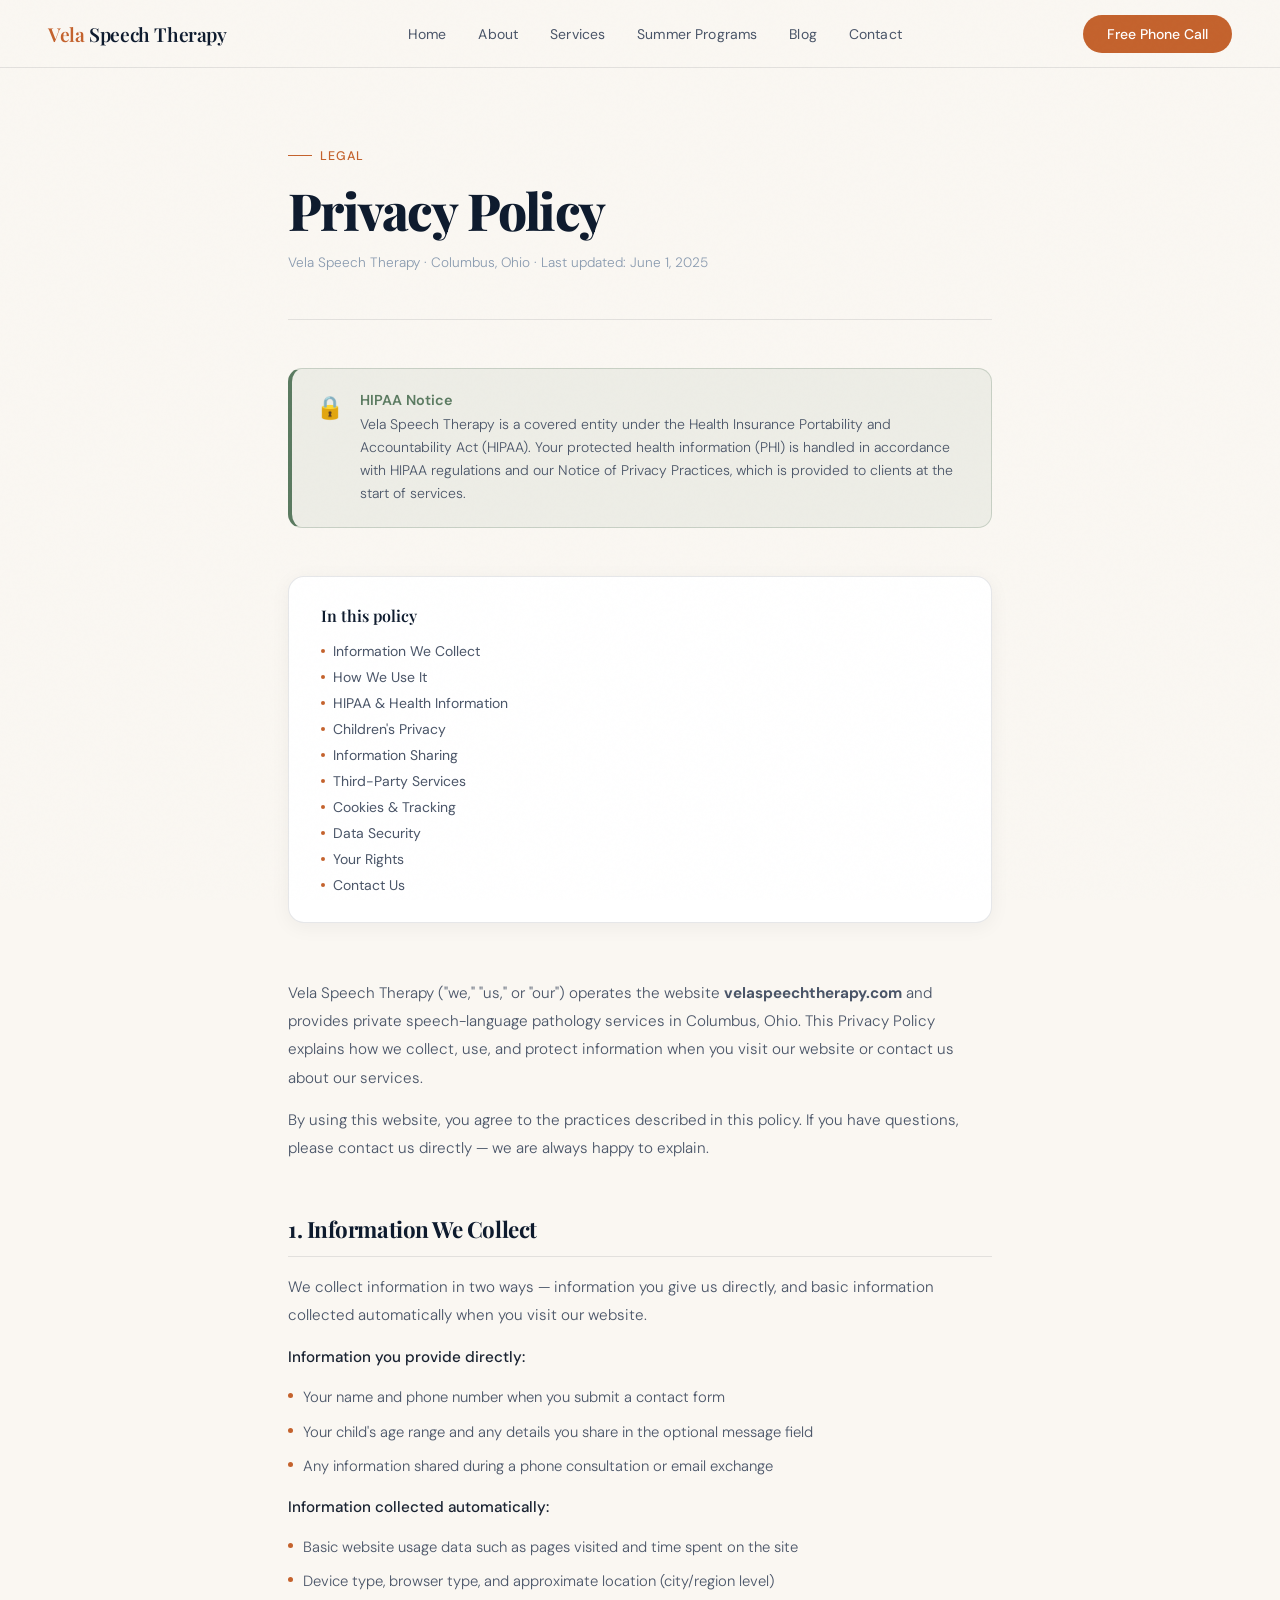
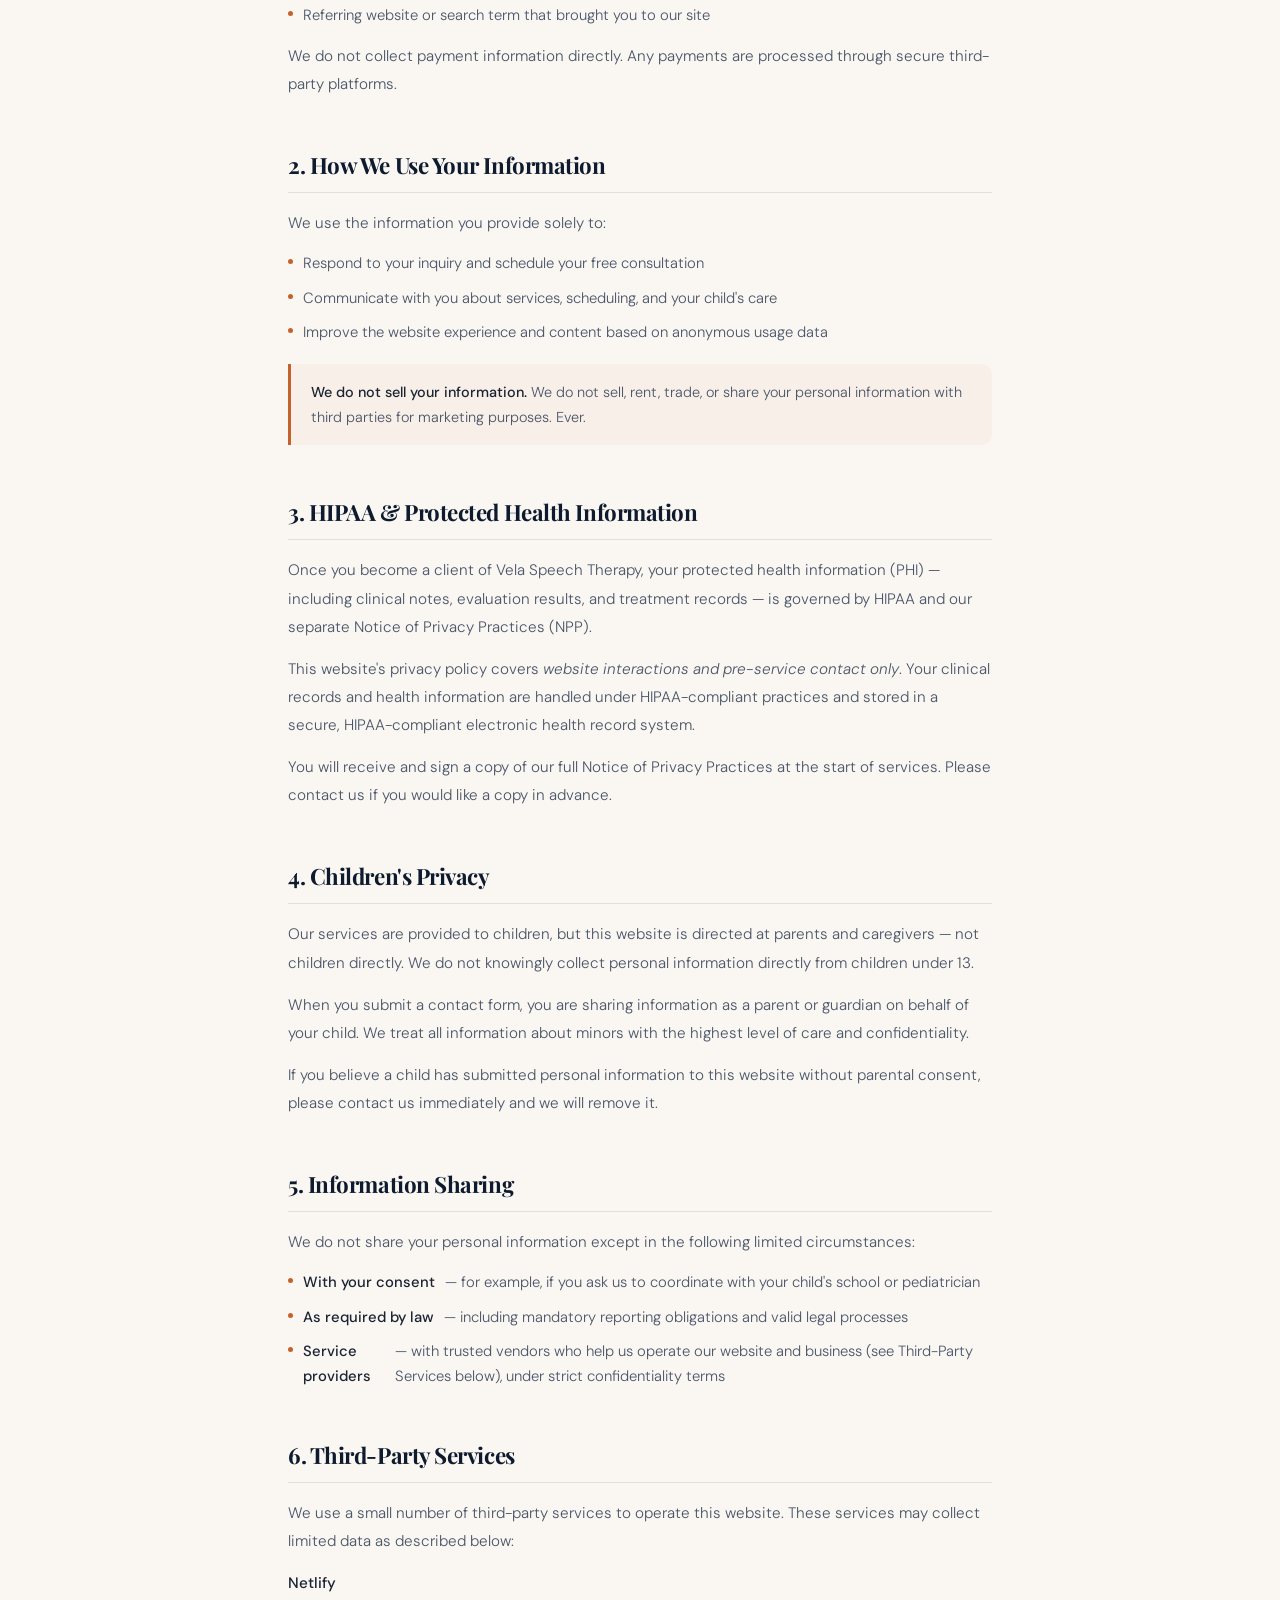
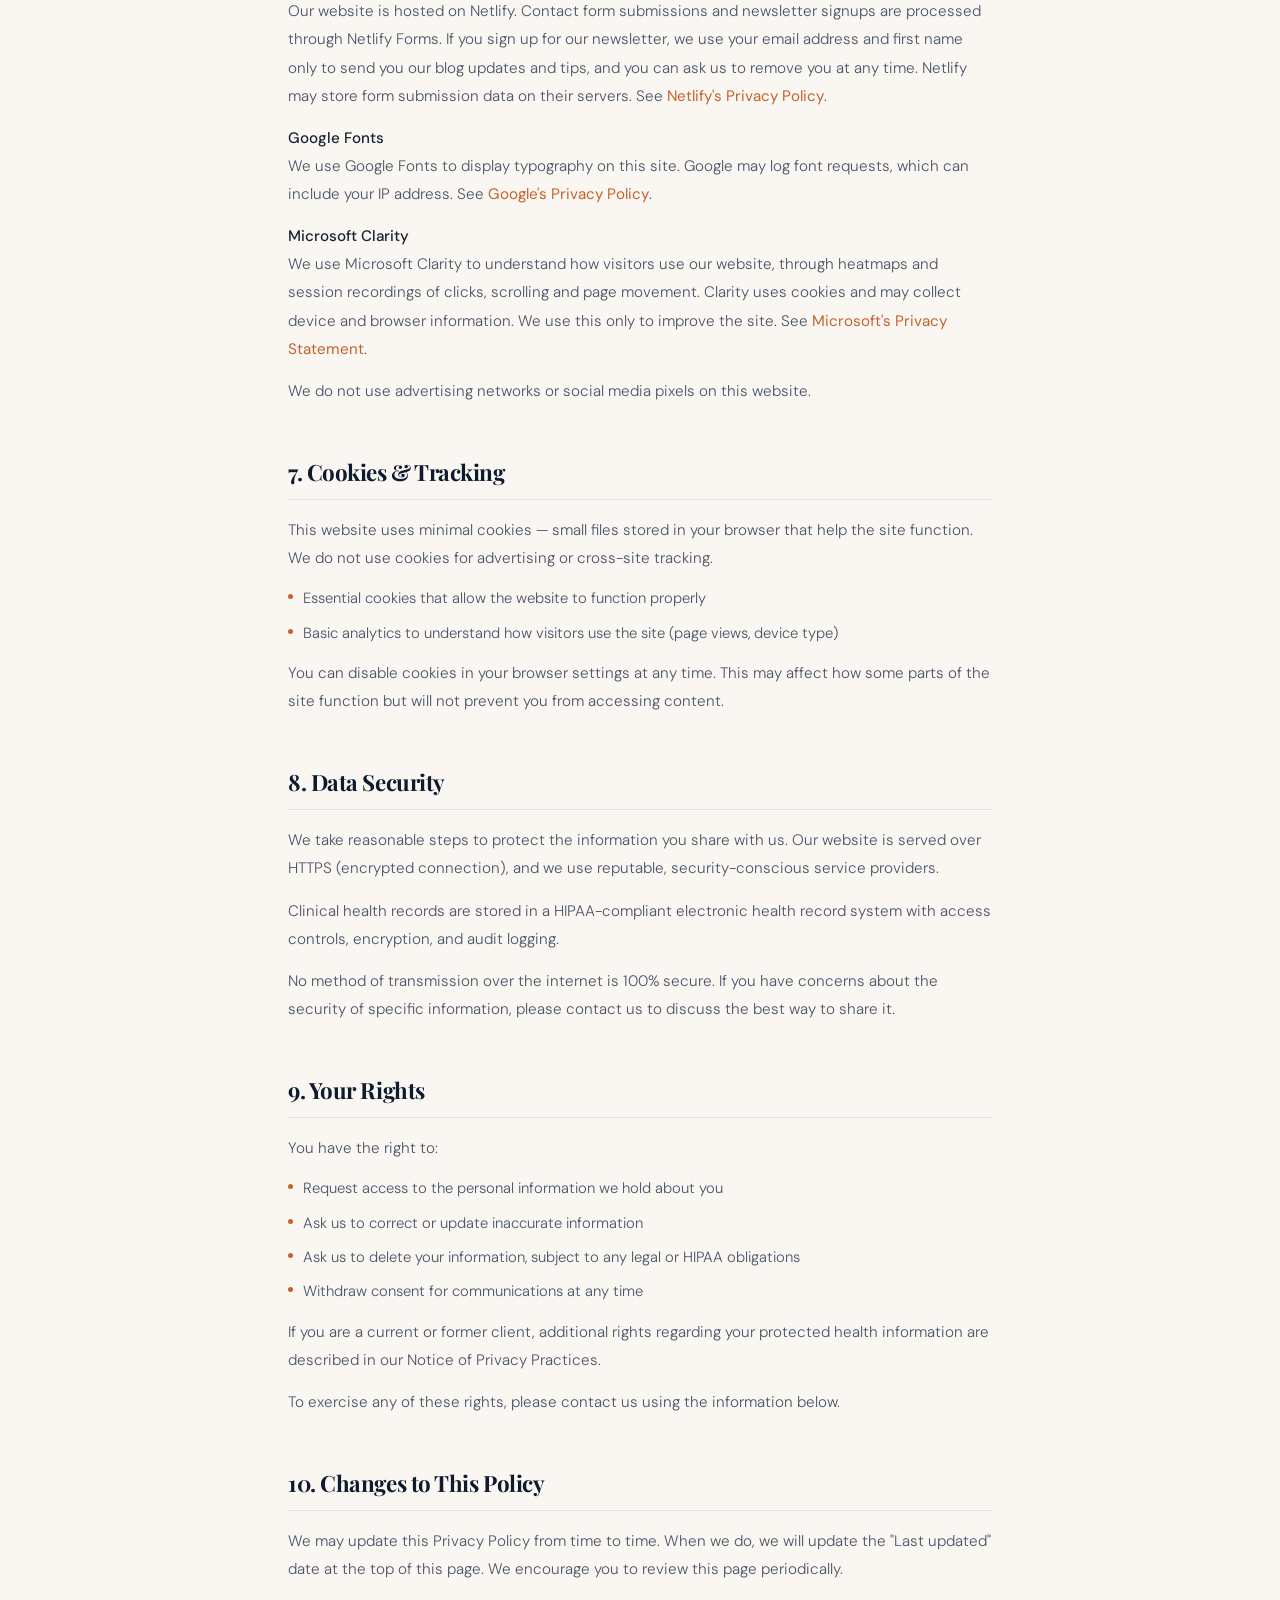
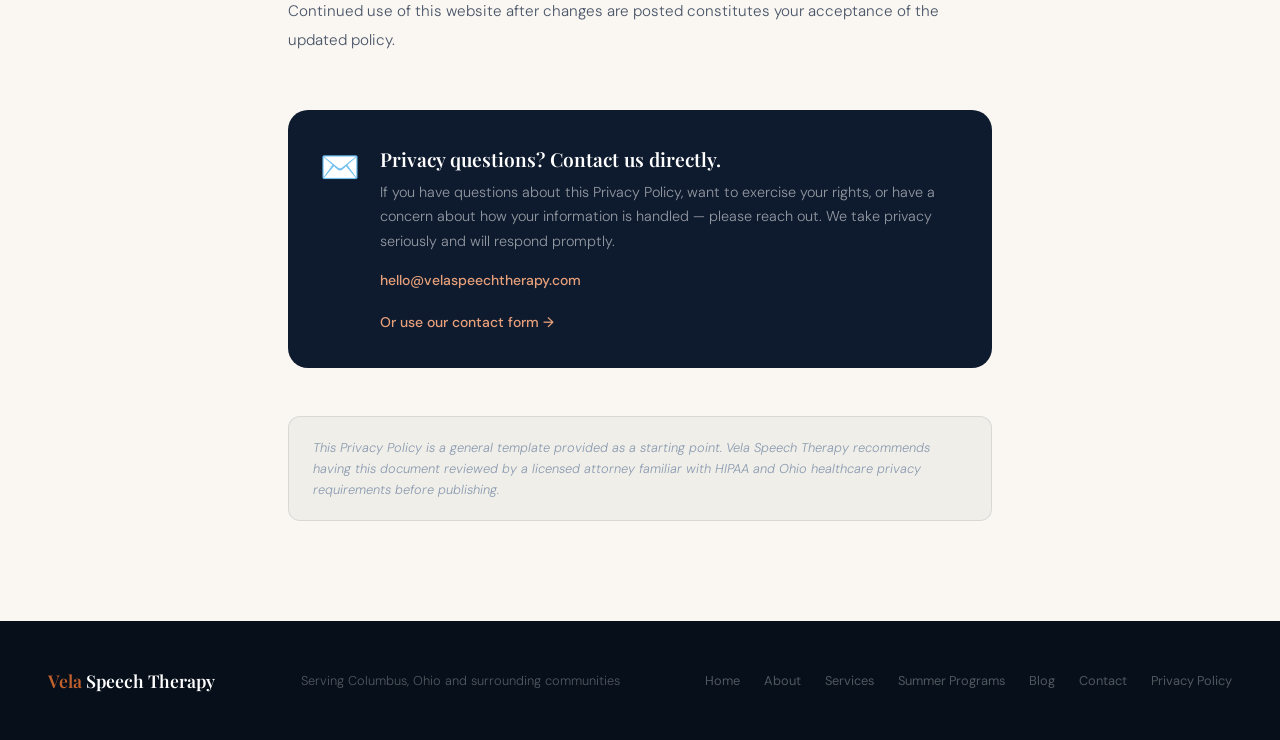
<file: privacy-policy.html>
<!DOCTYPE html>
<html lang="en">

<head>
  <meta charset="UTF-8">
  <meta name="viewport" content="width=device-width, initial-scale=1.0">
  <title>Privacy Policy | Vela Speech Therapy | Columbus, Ohio</title>
  <link rel="preconnect" href="https://fonts.googleapis.com">
  <link rel="preconnect" href="https://fonts.gstatic.com" crossorigin>
  <link
    href="https://fonts.googleapis.com/css2?family=Playfair+Display:ital,wght@0,400;0,600;0,800;1,400;1,600&family=DM+Sans:ital,wght@0,300;0,400;0,500;1,300&display=swap"
    rel="stylesheet">

<style>
  :root {
      --cream: #FAF7F2;
      --warm-white: #FFFEF9;
      --deep-navy: #0E1B2E;
      --sage: #5A7A60;
      --sage-light: #8FAF95;
      --terracotta: #C4622D;
      --terracotta-light: #E8A07A;
      --gold: #D4A853;
      --text-dark: #1A2332;
      --text-mid: #4A5568;
      --text-light: #8A9BB0;
      --border: rgba(14, 27, 46, 0.1);
  }

    * {
      margin: 0;
      padding: 0;
      box-sizing: border-box;
    }

    html {
      scroll-behavior: smooth;
    }

    body {
      font-family: 'DM Sans', sans-serif;
      background: var(--cream);
      color: var(--text-dark);
      overflow-x: hidden;
    }

    body::before {
      content: '';
      position: fixed;
      inset: 0;
      background-image: url("data:image/svg+xml,%3Csvg viewBox='0 0 256 256' xmlns='http://www.w3.org/2000/svg'%3E%3Cfilter id='noise'%3E%3CfeTurbulence type='fractalNoise' baseFrequency='0.9' numOctaves='4' stitchTiles='stitch'/%3E%3C/filter%3E%3Crect width='100%25' height='100%25' filter='url(%23noise)' opacity='0.03'/%3E%3C/svg%3E");
      pointer-events: none;
      z-index: 1000;
      opacity: 0.4;
    }

/* ===== NAV ===== */
nav {
  position: fixed;
  top: 0; left: 0; right: 0;
  z-index: 100;
  padding: 0 48px;
  height: 68px;
  display: flex;
  justify-content: space-between;
  align-items: center;
  background: rgba(250,247,242,0.92);
  backdrop-filter: blur(16px);
  border-bottom: 1px solid var(--border);
}

.nav-logo {
  font-family: 'Playfair Display', serif;
  font-size: 1.2rem;
  font-weight: 600;
  color: var(--deep-navy);
  letter-spacing: -0.02em;
  text-decoration: none;
  flex-shrink: 0;
}

.nav-logo span { 
  color: var(--terracotta); 
}

.nav-links {
  display: flex;
  align-items: center;
  gap: 32px;
  list-style: none;
}

.nav-links a {
  font-size: 0.875rem;
  font-weight: 400;
  color: var(--text-mid);
  text-decoration: none;
  letter-spacing: 0.01em;
  transition: color 0.2s ease;
  white-space: nowrap;
  position: relative;
}

.nav-links a::after {
  content: '';
  position: absolute;
  bottom: -3px; left: 0; right: 0;
  height: 1.5px;
  background: var(--terracotta);
  transform: scaleX(0);
  transform-origin: left;
  transition: transform 0.25s ease;
}

.nav-links a:hover { color: var(--deep-navy); }
.nav-links a:hover::after { transform: scaleX(1); }
.nav-links a.active { color: var(--deep-navy); font-weight: 500; }
.nav-links a.active::after { transform: scaleX(1); }

.nav-right {
  display: flex;
  align-items: center;
  gap: 20px;
  flex-shrink: 0;
}

.nav-cta {
  background: var(--terracotta);
  color: white;
  padding: 10px 24px;
  border-radius: 50px;
  font-size: 0.875rem;
  font-weight: 500;
  text-decoration: none;
  transition: all 0.3s ease;
  white-space: nowrap;
}

.nav-cta:hover {
  background: var(--deep-navy);
  transform: translateY(-1px);
  box-shadow: 0 8px 24px rgba(196,98,45,0.3);
}

.nav-hamburger {
  display: none;
  flex-direction: column;
  gap: 5px;
  background: none;
  border: none;
  cursor: pointer;
  padding: 4px;
}

.nav-hamburger span {
  display: block;
  width: 22px;
  height: 2px;
  background: var(--deep-navy);
  border-radius: 2px;
  transition: all 0.3s ease;
}

.nav-hamburger.open span:nth-child(1) { transform: translateY(7px) rotate(45deg); }
.nav-hamburger.open span:nth-child(2) { opacity: 0; }
.nav-hamburger.open span:nth-child(3) { transform: translateY(-7px) rotate(-45deg); }

.nav-mobile {
  display: none;
  position: fixed;
  top: 68px; left: 0; right: 0;
  background: rgba(250,247,242,0.98);
  backdrop-filter: blur(16px);
  border-bottom: 1px solid var(--border);
  padding: 24px 24px 32px;
  flex-direction: column;
  gap: 4px;
  z-index: 99;
  box-shadow: 0 12px 40px rgba(14,27,46,0.1);
}

.nav-mobile.open { display: flex; }

.nav-mobile a {
  font-size: 1rem;
  font-weight: 400;
  color: var(--text-mid);
  text-decoration: none;
  padding: 12px 8px;
  border-bottom: 1px solid var(--border);
  transition: color 0.2s ease;
}

.nav-mobile a:last-child { border-bottom: none; }
.nav-mobile a:hover { color: var(--terracotta); }
.nav-mobile a.active { color: var(--deep-navy); font-weight: 500; }

.nav-mobile .nav-mobile-cta {
  margin-top: 16px;
  background: var(--terracotta);
  color: white;
  text-align: center;
  padding: 14px;
  border-radius: 50px;
  font-weight: 500;
  border-bottom: none;
}

.nav-mobile .nav-mobile-cta:hover { background: var(--deep-navy); color: white; }

    /* ===== PAGE LAYOUT ===== */
    .page-wrapper {
      max-width: 800px;
      margin: 0 auto;
      padding: 140px 48px 100px;
    }

    /* ===== HEADER ===== */
    .page-eyebrow {
      display: inline-flex;
      align-items: center;
      gap: 8px;
      font-size: 0.78rem;
      font-weight: 500;
      letter-spacing: 0.08em;
      text-transform: uppercase;
      color: var(--terracotta);
      margin-bottom: 18px;
    }

    .page-eyebrow::before {
      content: '';
      width: 24px;
      height: 1px;
      background: var(--terracotta);
    }

    .page-headline {
      font-family: 'Playfair Display', serif;
      font-size: clamp(2.2rem, 4vw, 3.2rem);
      font-weight: 800;
      line-height: 1.1;
      letter-spacing: -0.03em;
      color: var(--deep-navy);
      margin-bottom: 16px;
    }

    .page-meta {
      font-size: 0.85rem;
      color: var(--text-light);
      font-weight: 300;
      margin-bottom: 48px;
      padding-bottom: 48px;
      border-bottom: 1px solid var(--border);
    }

    /* ===== HIPAA NOTICE BANNER ===== */
    .hipaa-banner {
      background: rgba(90, 122, 96, 0.08);
      border: 1px solid rgba(90, 122, 96, 0.25);
      border-left: 4px solid var(--sage);
      border-radius: 14px;
      padding: 22px 24px;
      margin-bottom: 48px;
      display: flex;
      gap: 16px;
      align-items: flex-start;
    }

    .hipaa-icon {
      font-size: 1.4rem;
      flex-shrink: 0;
      margin-top: 2px;
    }

    .hipaa-text strong {
      display: block;
      font-size: 0.9rem;
      font-weight: 600;
      color: var(--sage);
      margin-bottom: 4px;
    }

    .hipaa-text p {
      font-size: 0.875rem;
      line-height: 1.65;
      color: var(--text-mid);
      font-weight: 300;
    }

    /* ===== TOC ===== */
    .toc {
      background: white;
      border-radius: 16px;
      padding: 28px 32px;
      margin-bottom: 56px;
      border: 1px solid var(--border);
      box-shadow: 0 4px 20px rgba(14, 27, 46, 0.05);
    }

    .toc-title {
      font-family: 'Playfair Display', serif;
      font-size: 1rem;
      font-weight: 600;
      color: var(--deep-navy);
      margin-bottom: 16px;
    }

    .toc-list {
      list-style: none;
      display: flex;
      flex-direction: column;
      gap: 8px;
      columns: 2;
    }

    .toc-list li a {
      font-size: 0.875rem;
      color: var(--text-mid);
      text-decoration: none;
      font-weight: 400;
      transition: color 0.2s ease;
      display: flex;
      align-items: center;
      gap: 8px;
    }

    .toc-list li a::before {
      content: '';
      width: 4px;
      height: 4px;
      background: var(--terracotta);
      border-radius: 50%;
      flex-shrink: 0;
    }

    .toc-list li a:hover {
      color: var(--terracotta);
    }

    /* ===== POLICY CONTENT ===== */
    .policy-section {
      margin-bottom: 52px;
      scroll-margin-top: 100px;
    }

    .policy-section-title {
      font-family: 'Playfair Display', serif;
      font-size: 1.4rem;
      font-weight: 700;
      color: var(--deep-navy);
      margin-bottom: 16px;
      letter-spacing: -0.02em;
      padding-bottom: 12px;
      border-bottom: 1px solid var(--border);
    }

    .policy-section p {
      font-size: 0.95rem;
      line-height: 1.85;
      color: var(--text-mid);
      font-weight: 300;
      margin-bottom: 14px;
    }

    .policy-section p:last-child {
      margin-bottom: 0;
    }

    .policy-section ul {
      list-style: none;
      display: flex;
      flex-direction: column;
      gap: 10px;
      margin: 14px 0;
    }

    .policy-section ul li {
      display: flex;
      align-items: flex-start;
      gap: 10px;
      font-size: 0.925rem;
      line-height: 1.65;
      color: var(--text-mid);
      font-weight: 300;
    }

    .policy-section ul li::before {
      content: '';
      width: 5px;
      height: 5px;
      background: var(--terracotta);
      border-radius: 50%;
      flex-shrink: 0;
      margin-top: 8px;
    }

    .policy-section a {
      color: var(--terracotta);
      text-decoration: none;
      font-weight: 400;
      transition: opacity 0.2s ease;
    }

    .policy-section a:hover {
      opacity: 0.75;
    }

    .policy-highlight {
      background: rgba(196, 98, 45, 0.05);
      border-left: 3px solid var(--terracotta);
      border-radius: 0 10px 10px 0;
      padding: 16px 20px;
      margin: 20px 0;
      font-size: 0.9rem;
      line-height: 1.7;
      color: var(--text-mid);
      font-weight: 300;
    }

    .policy-highlight strong {
      font-weight: 500;
      color: var(--text-dark);
    }

    /* ===== CONTACT CARD ===== */
    .contact-card {
      background: var(--deep-navy);
      border-radius: 20px;
      padding: 36px 32px;
      margin-top: 56px;
      display: flex;
      gap: 20px;
      align-items: flex-start;
    }

    .contact-card-icon {
      font-size: 2rem;
      flex-shrink: 0;
    }

    .contact-card-title {
      font-family: 'Playfair Display', serif;
      font-size: 1.2rem;
      font-weight: 600;
      color: white;
      margin-bottom: 8px;
    }

    .contact-card p {
      font-size: 0.9rem;
      line-height: 1.7;
      color: rgba(255, 255, 255, 0.55);
      font-weight: 300;
      margin-bottom: 16px;
    }

    .contact-card a {
      display: inline-block;
      color: var(--terracotta-light);
      font-size: 0.875rem;
      font-weight: 500;
      text-decoration: none;
      transition: color 0.2s ease;
    }

    .contact-card a:hover {
      color: white;
    }

    /* ===== LEGAL DISCLAIMER ===== */
    .legal-note {
      margin-top: 48px;
      padding: 20px 24px;
      background: rgba(14, 27, 46, 0.04);
      border-radius: 12px;
      border: 1px solid var(--border);
      font-size: 0.8rem;
      color: var(--text-light);
      line-height: 1.65;
      font-weight: 300;
      font-style: italic;
    }

    /* ===== FOOTER ===== */
    footer {
      background: #070F1A;
      padding: 48px;
      display: flex;
      justify-content: space-between;
      align-items: center;
      flex-wrap: wrap;
      gap: 20px;
    }

    .footer-logo {
      font-family: 'Playfair Display', serif;
      font-size: 1.1rem;
      font-weight: 600;
      color: white;
    }

    .footer-logo span {
      color: var(--terracotta);
    }

    .footer-text {
      font-size: 0.8rem;
      color: rgba(255, 255, 255, 0.3);
      font-weight: 300;
    }

    .footer-links {
      display: flex;
      gap: 24px;
    }

    .footer-links a {
      font-size: 0.8rem;
      color: rgba(255, 255, 255, 0.3);
      text-decoration: none;
      transition: color 0.2s ease;
    }

    .footer-links a:hover {
      color: white;
    }

  /* ===== RESPONSIVE ===== */
  @media (max-width: 900px) {
    nav { padding: 0 24px; }
    .nav-links { display: none; }
    .nav-hamburger { display: flex; }
    .hero { grid-template-columns: 1fr; padding: 100px 24px 60px; gap: 48px; }
    .hero-right { display: none; }
    .nav-cta { display: none; }
    
    section { padding: 72px 24px; }
    .pain-section { grid-template-columns: 1fr; gap: 48px; }
    .tried-grid { grid-template-columns: 1fr; }
    .dream-outcomes { grid-template-columns: 1fr; }
    .process-steps { grid-template-columns: repeat(2, 1fr); gap: 40px; }
    .process-steps::before { display: none; }
    .testimonials-grid { grid-template-columns: 1fr; }
    .testimonial-card:nth-child(2) { margin-top: 0; }
    .cta-section { grid-template-columns: 1fr; padding: 72px 24px; gap: 48px; }
    .stat-strip { gap: 40px; padding: 36px 24px; }
    footer { flex-direction: column; text-align: center; padding: 36px 24px; }
    .footer-links { flex-wrap: wrap; justify-content: center; }
  }

  @media (max-width: 600px) {
    .hero-headline { font-size: 2.4rem; }
    .process-steps { grid-template-columns: 1fr; }
  }
  </style>
<!-- Microsoft Clarity -->
<script type="text/javascript">
    (function(c,l,a,r,i,t,y){
        c[a]=c[a]||function(){(c[a].q=c[a].q||[]).push(arguments)};
        t=l.createElement(r);t.async=1;t.src="https://www.clarity.ms/tag/"+i;
        y=l.getElementsByTagName(r)[0];y.parentNode.insertBefore(t,y);
    })(window, document, "clarity", "script", "z8m82971bk");
</script>
</head>

<body>

  <!-- NAV -->
<nav>
  <a href="/index.html" class="nav-logo"><span>Vela </span>Speech Therapy</a>
  <ul class="nav-links">
    <li><a href="/index.html">Home</a></li>
    <li><a href="/about.html">About</a></li>
    <li><a href="/services.html">Services</a></li>
    <li><a href="/summer-programs.html">Summer Programs</a></li>
    <li><a href="/blog/">Blog</a></li>
    <li><a href="#contact">Contact</a></li>
  </ul>
  <div class="nav-right">
    <a href="#contact" class="nav-cta">Free Phone Call</a>
    <button class="nav-hamburger" id="hamburger" aria-label="Open menu">
      <span></span><span></span><span></span>
    </button>
  </div>
</nav>

<!-- MOBILE NAV DRAWER -->
<div class="nav-mobile" id="mobile-nav">
  <a href="/index.html">Home</a>
  <a href="/about.html">About</a>
  <a href="/services.html">Services</a>
  <a href="/summer-programs.html">Summer Programs</a>
  <a href="/blog/">Blog</a>
  <a href="#contact">Contact</a>
  <a href="#contact" class="nav-mobile-cta">Free Phone Call</a>
</div>

  <div class="page-wrapper">

    <!-- HEADER -->
    <div class="page-eyebrow">Legal</div>
    <h1 class="page-headline">Privacy Policy</h1>
    <p class="page-meta">
      Vela Speech Therapy · Columbus, Ohio ·
      <!-- TODO: Update this date whenever the policy is revised -->
      Last updated: June 1, 2025
    </p>

    <!-- HIPAA NOTICE -->
    <div class="hipaa-banner">
      <div class="hipaa-icon">🔒</div>
      <div class="hipaa-text">
        <strong>HIPAA Notice</strong>
        <p>
          Vela Speech Therapy is a covered entity under the Health Insurance Portability
          and Accountability Act (HIPAA). Your protected health information (PHI) is
          handled in accordance with HIPAA regulations and our Notice of Privacy Practices,
          which is provided to clients at the start of services.
        </p>
      </div>
    </div>

    <!-- TABLE OF CONTENTS -->
    <div class="toc">
      <div class="toc-title">In this policy</div>
      <ul class="toc-list">
        <li><a href="#information-collected">Information We Collect</a></li>
        <li><a href="#how-we-use">How We Use It</a></li>
        <li><a href="#hipaa">HIPAA & Health Information</a></li>
        <li><a href="#children">Children's Privacy</a></li>
        <li><a href="#sharing">Information Sharing</a></li>
        <li><a href="#third-party">Third-Party Services</a></li>
        <li><a href="#cookies">Cookies & Tracking</a></li>
        <li><a href="#security">Data Security</a></li>
        <li><a href="#your-rights">Your Rights</a></li>
        <li><a href="#contact-privacy">Contact Us</a></li>
      </ul>
    </div>

    <!-- INTRO -->
    <div class="policy-section">
      <p>
        Vela Speech Therapy ("we," "us," or "our") operates the website
        <strong>velaspeechtherapy.com</strong> and provides private speech-language
        pathology services in Columbus, Ohio. This Privacy Policy explains how we
        collect, use, and protect information when you visit our website or contact
        us about our services.
      </p>
      <p>
        By using this website, you agree to the practices described in this policy.
        If you have questions, please contact us directly — we are always happy to explain.
      </p>
    </div>

    <!-- 1. INFORMATION COLLECTED -->
    <div class="policy-section" id="information-collected">
      <div class="policy-section-title">1. Information We Collect</div>
      <p>We collect information in two ways — information you give us directly, and basic information collected
        automatically when you visit our website.</p>

      <p><strong style="color:var(--text-dark);font-weight:500;">Information you provide directly:</strong></p>
      <ul>
        <li>Your name and phone number when you submit a contact form</li>
        <li>Your child's age range and any details you share in the optional message field</li>
        <li>Any information shared during a phone consultation or email exchange</li>
      </ul>

      <p><strong style="color:var(--text-dark);font-weight:500;">Information collected automatically:</strong></p>
      <ul>
        <li>Basic website usage data such as pages visited and time spent on the site</li>
        <li>Device type, browser type, and approximate location (city/region level)</li>
        <li>Referring website or search term that brought you to our site</li>
      </ul>

      <p>We do not collect payment information directly. Any payments are processed through secure third-party
        platforms.</p>
    </div>

    <!-- 2. HOW WE USE IT -->
    <div class="policy-section" id="how-we-use">
      <div class="policy-section-title">2. How We Use Your Information</div>
      <p>We use the information you provide solely to:</p>
      <ul>
        <li>Respond to your inquiry and schedule your free consultation</li>
        <li>Communicate with you about services, scheduling, and your child's care</li>
        <li>Improve the website experience and content based on anonymous usage data</li>
      </ul>
      <div class="policy-highlight">
        <strong>We do not sell your information.</strong> We do not sell, rent, trade,
        or share your personal information with third parties for marketing purposes.
        Ever.
      </div>
    </div>

    <!-- 3. HIPAA -->
    <div class="policy-section" id="hipaa">
      <div class="policy-section-title">3. HIPAA & Protected Health Information</div>
      <p>
        Once you become a client of Vela Speech Therapy, your protected health information
        (PHI) — including clinical notes, evaluation results, and treatment records — is
        governed by HIPAA and our separate Notice of Privacy Practices (NPP).
      </p>
      <p>
        This website's privacy policy covers <em>website interactions and pre-service
          contact only</em>. Your clinical records and health information are handled
        under HIPAA-compliant practices and stored in a secure, HIPAA-compliant
        electronic health record system.
      </p>
      <p>
        You will receive and sign a copy of our full Notice of Privacy Practices
        at the start of services. Please contact us if you would like a copy in advance.
      </p>
    </div>

    <!-- 4. CHILDREN'S PRIVACY -->
    <div class="policy-section" id="children">
      <div class="policy-section-title">4. Children's Privacy</div>
      <p>
        Our services are provided to children, but this website is directed at parents
        and caregivers — not children directly. We do not knowingly collect personal
        information directly from children under 13.
      </p>
      <p>
        When you submit a contact form, you are sharing information as a parent or
        guardian on behalf of your child. We treat all information about minors with
        the highest level of care and confidentiality.
      </p>
      <p>
        If you believe a child has submitted personal information to this website
        without parental consent, please contact us immediately and we will remove it.
      </p>
    </div>

    <!-- 5. SHARING -->
    <div class="policy-section" id="sharing">
      <div class="policy-section-title">5. Information Sharing</div>
      <p>We do not share your personal information except in the following limited circumstances:</p>
      <ul>
        <li>
          <strong style="color:var(--text-dark);font-weight:500;">With your consent</strong> —
          for example, if you ask us to coordinate with your child's school or pediatrician
        </li>
        <li>
          <strong style="color:var(--text-dark);font-weight:500;">As required by law</strong> —
          including mandatory reporting obligations and valid legal processes
        </li>
        <li>
          <strong style="color:var(--text-dark);font-weight:500;">Service providers</strong> —
          with trusted vendors who help us operate our website and business
          (see Third-Party Services below), under strict confidentiality terms
        </li>
      </ul>
    </div>

    <!-- 6. THIRD-PARTY SERVICES -->
    <div class="policy-section" id="third-party">
      <div class="policy-section-title">6. Third-Party Services</div>
      <p>We use a small number of third-party services to operate this website. These services may collect limited data
        as described below:</p>

      <p><strong style="color:var(--text-dark);font-weight:500;">Netlify</strong><br>
        Our website is hosted on Netlify. Contact form submissions and newsletter signups are
        processed through Netlify Forms. If you sign up for our newsletter, we use your email
        address and first name only to send you our blog updates and tips, and you can ask us to
        remove you at any time. Netlify may store form submission data on their servers.
        See <a href="https://www.netlify.com/privacy/" target="_blank" rel="noopener">Netlify's Privacy Policy</a>.</p>

      <p><strong style="color:var(--text-dark);font-weight:500;">Google Fonts</strong><br>
        We use Google Fonts to display typography on this site. Google may log font
        requests, which can include your IP address.
        See <a href="https://policies.google.com/privacy" target="_blank" rel="noopener">Google's Privacy Policy</a>.
      </p>

      <!-- TODO: Add or remove services as your tech stack evolves
         Common additions: Google Analytics, scheduling tools (Calendly, Jane App),
         payment processors (Square, Stripe), telehealth platforms (SimplePractice, Zoom)
    -->

      <p><strong style="color:var(--text-dark);font-weight:500;">Microsoft Clarity</strong><br>
        We use Microsoft Clarity to understand how visitors use our website, through
        heatmaps and session recordings of clicks, scrolling and page movement. Clarity uses
        cookies and may collect device and browser information. We use this only to improve
        the site. See <a href="https://privacy.microsoft.com/privacystatement" target="_blank" rel="noopener">Microsoft's Privacy Statement</a>.
      </p>

      <p>We do not use advertising networks or social media pixels on this website.</p>
    </div>

    <!-- 7. COOKIES -->
    <div class="policy-section" id="cookies">
      <div class="policy-section-title">7. Cookies & Tracking</div>
      <p>
        This website uses minimal cookies — small files stored in your browser that
        help the site function. We do not use cookies for advertising or cross-site tracking.
      </p>
      <ul>
        <li>Essential cookies that allow the website to function properly</li>
        <li>Basic analytics to understand how visitors use the site (page views, device type)</li>
      </ul>
      <p>
        You can disable cookies in your browser settings at any time. This may affect
        how some parts of the site function but will not prevent you from accessing content.
      </p>
    </div>

    <!-- 8. SECURITY -->
    <div class="policy-section" id="security">
      <div class="policy-section-title">8. Data Security</div>
      <p>
        We take reasonable steps to protect the information you share with us.
        Our website is served over HTTPS (encrypted connection), and we use
        reputable, security-conscious service providers.
      </p>
      <p>
        Clinical health records are stored in a HIPAA-compliant electronic health
        record system with access controls, encryption, and audit logging.
      </p>
      <p>
        No method of transmission over the internet is 100% secure. If you have
        concerns about the security of specific information, please contact us
        to discuss the best way to share it.
      </p>
    </div>

    <!-- 9. YOUR RIGHTS -->
    <div class="policy-section" id="your-rights">
      <div class="policy-section-title">9. Your Rights</div>
      <p>You have the right to:</p>
      <ul>
        <li>Request access to the personal information we hold about you</li>
        <li>Ask us to correct or update inaccurate information</li>
        <li>Ask us to delete your information, subject to any legal or HIPAA obligations</li>
        <li>Withdraw consent for communications at any time</li>
      </ul>
      <p>
        If you are a current or former client, additional rights regarding your
        protected health information are described in our Notice of Privacy Practices.
      </p>
      <p>To exercise any of these rights, please contact us using the information below.</p>
    </div>

    <!-- 10. CHANGES -->
    <div class="policy-section">
      <div class="policy-section-title">10. Changes to This Policy</div>
      <p>
        We may update this Privacy Policy from time to time. When we do, we will
        update the "Last updated" date at the top of this page. We encourage you
        to review this page periodically.
      </p>
      <p>
        Continued use of this website after changes are posted constitutes your
        acceptance of the updated policy.
      </p>
    </div>

    <!-- CONTACT CARD -->
    <div class="contact-card" id="contact-privacy">
      <div class="contact-card-icon">✉️</div>
      <div>
        <div class="contact-card-title">Privacy questions? Contact us directly.</div>
        <p>
          If you have questions about this Privacy Policy, want to exercise your
          rights, or have a concern about how your information is handled —
          please reach out. We take privacy seriously and will respond promptly.
        </p>
        <!-- TODO: Replace with actual contact email and phone -->
        <a href="mailto:hello@velaspeechtherapy.com">hello@velaspeechtherapy.com</a><br><br>
        <a href="/index.html#contact">Or use our contact form →</a>
      </div>
    </div>

    <!-- LEGAL DISCLAIMER -->
    <div class="legal-note">
      <!-- TODO: Have this policy reviewed by a licensed attorney before publishing,
         particularly given HIPAA obligations as a healthcare provider.
         This template is provided as a starting point only and does not constitute
         legal advice. -->
      This Privacy Policy is a general template provided as a starting point.
      Vela Speech Therapy recommends having this document reviewed by a licensed
      attorney familiar with HIPAA and Ohio healthcare privacy requirements
      before publishing.
    </div>

  </div><!-- end page-wrapper -->


  <!-- FOOTER -->
  <footer>
    <div class="footer-logo"><span>Vela </span>Speech Therapy</div>
    <div class="footer-text">Serving Columbus, Ohio and surrounding communities</div>
    <div class="footer-links">
      <a href="/index.html">Home</a>
      <a href="/about.html">About</a>
      <a href="/services.html">Services</a>
      <a href="/summer-programs.html">Summer Programs</a>
      <a href="/blog/">Blog</a>
      <a href="/index.html#contact">Contact</a>
      <a href="/privacy-policy.html">Privacy Policy</a>
    </div>
  </footer>
  
<script>
  // ===== MOBILE NAV =====
  const hamburger = document.getElementById('hamburger');
  const mobileNav = document.getElementById('mobile-nav');
  hamburger.addEventListener('click', () => {
  hamburger.classList.toggle('open');
  mobileNav.classList.toggle('open');
  });
  mobileNav.querySelectorAll('a').forEach(link => {
  link.addEventListener('click', () => {
  hamburger.classList.remove('open');
  mobileNav.classList.remove('open');
  });
  });
  
  // Scroll reveal
  const reveals = document.querySelectorAll('.reveal');
  const observer = new IntersectionObserver((entries) => {
  entries.forEach((entry, i) => {
  if (entry.isIntersecting) {
  const siblings = entry.target.parentElement.querySelectorAll('.reveal');
  let delay = 0;
  siblings.forEach((sib, idx) => {
  if (sib === entry.target) delay = idx * 80;
  });
  setTimeout(() => {
  entry.target.classList.add('visible');
  }, delay);
  observer.unobserve(entry.target);
  }
  });
  }, { threshold: 0.08 });
  
  reveals.forEach(el => observer.observe(el));
</script>
</body>

</html>
</file>
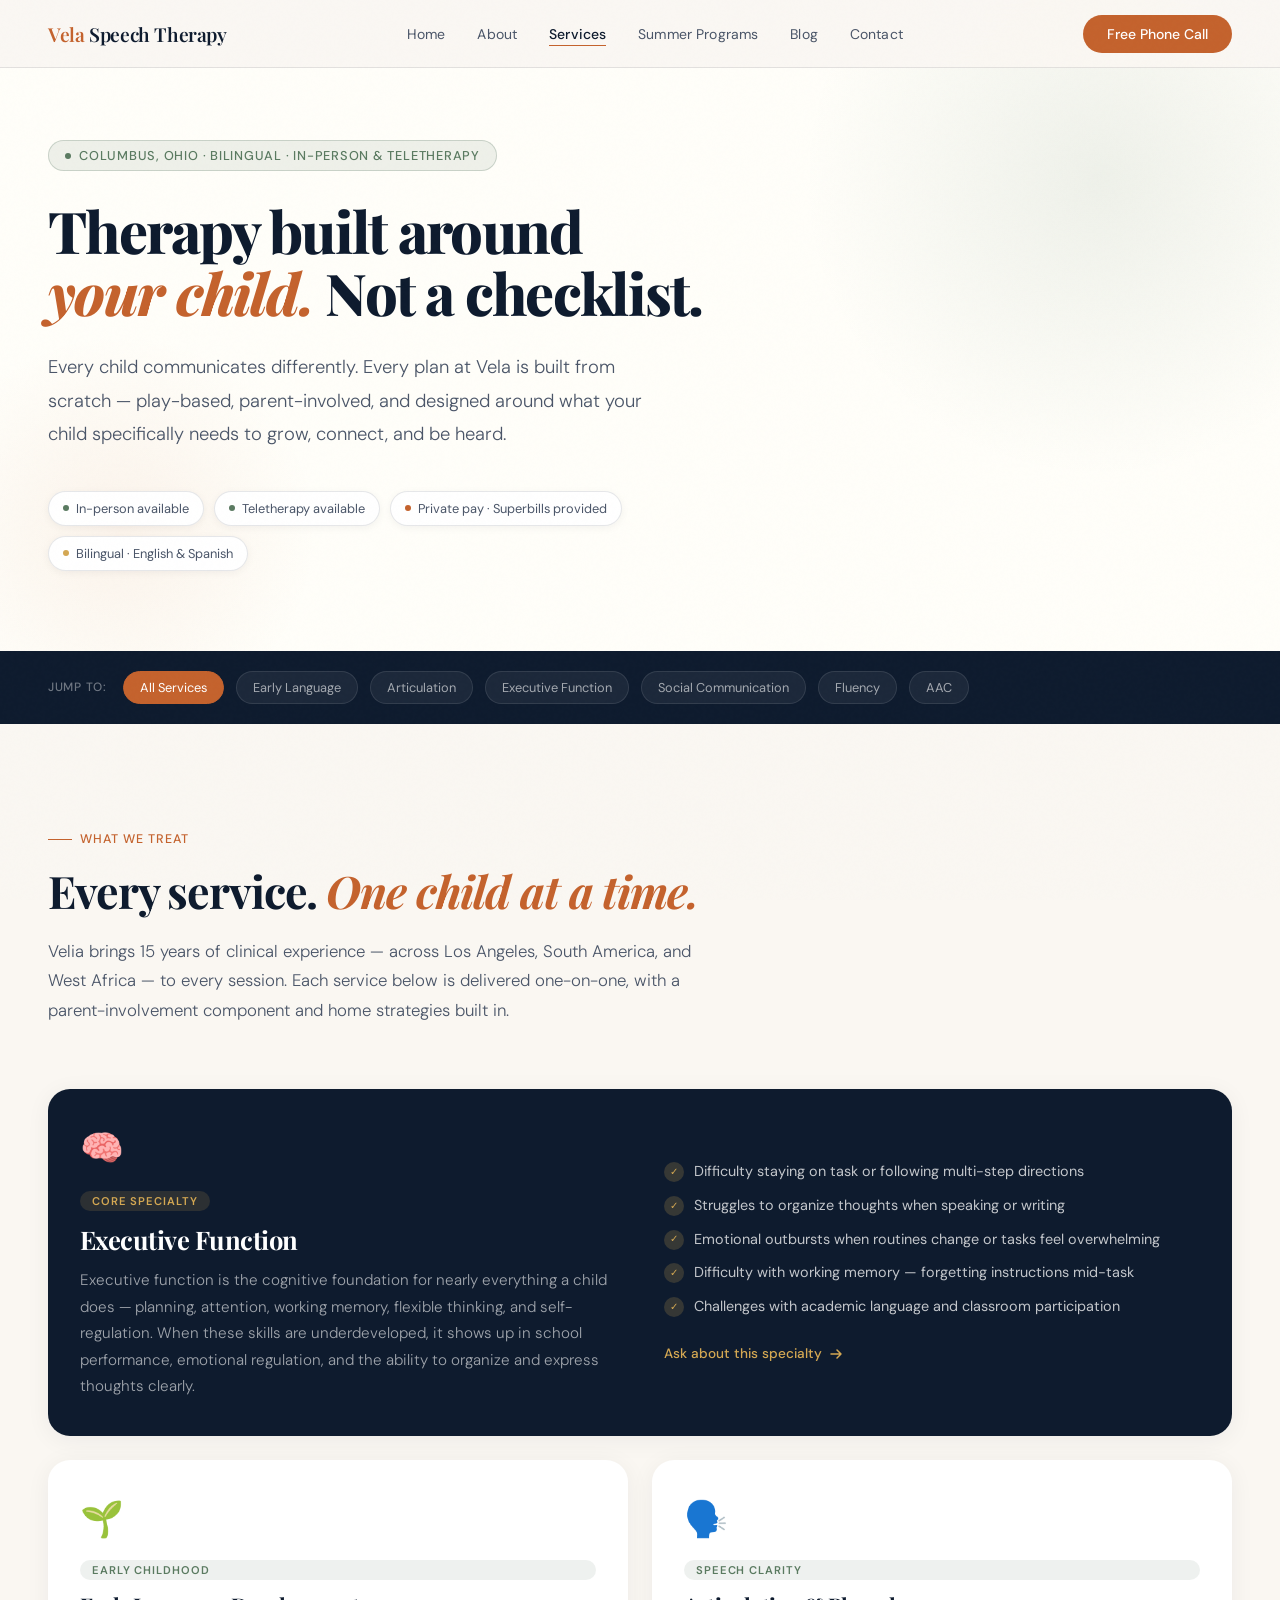
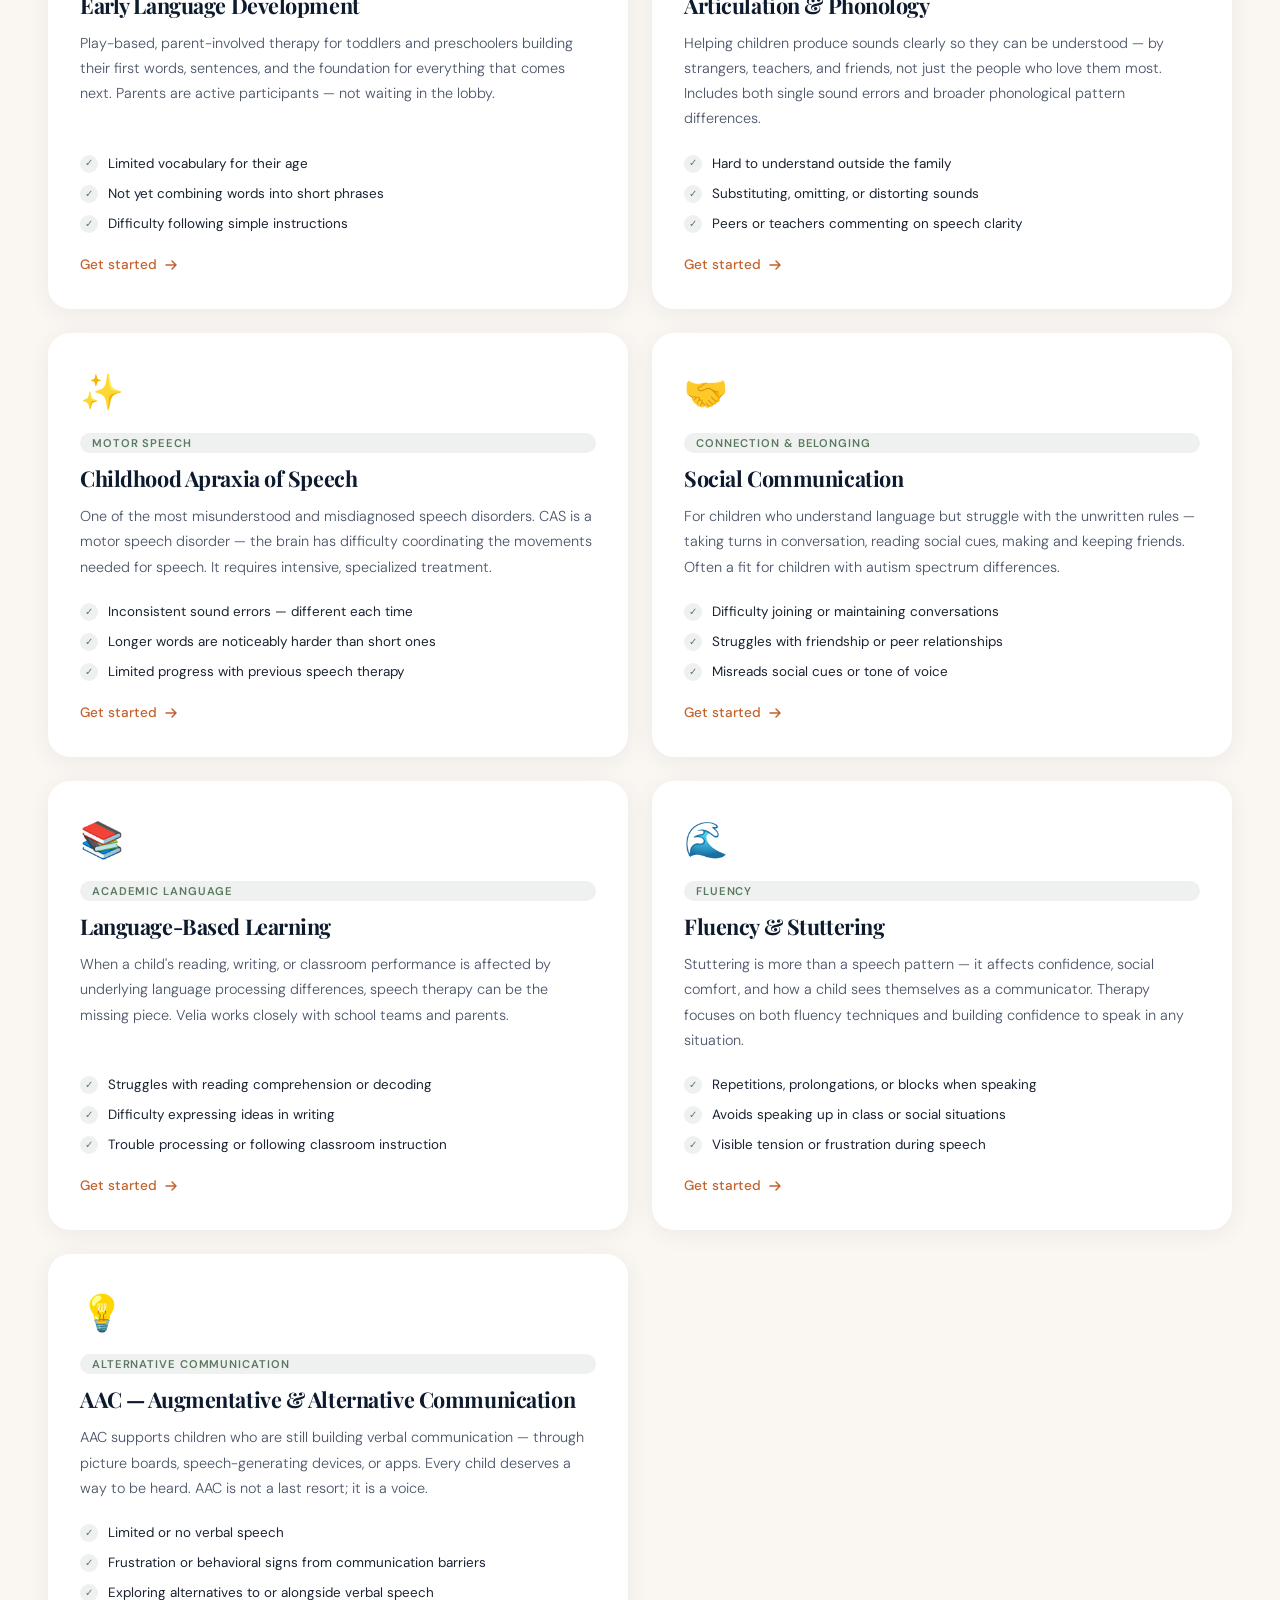
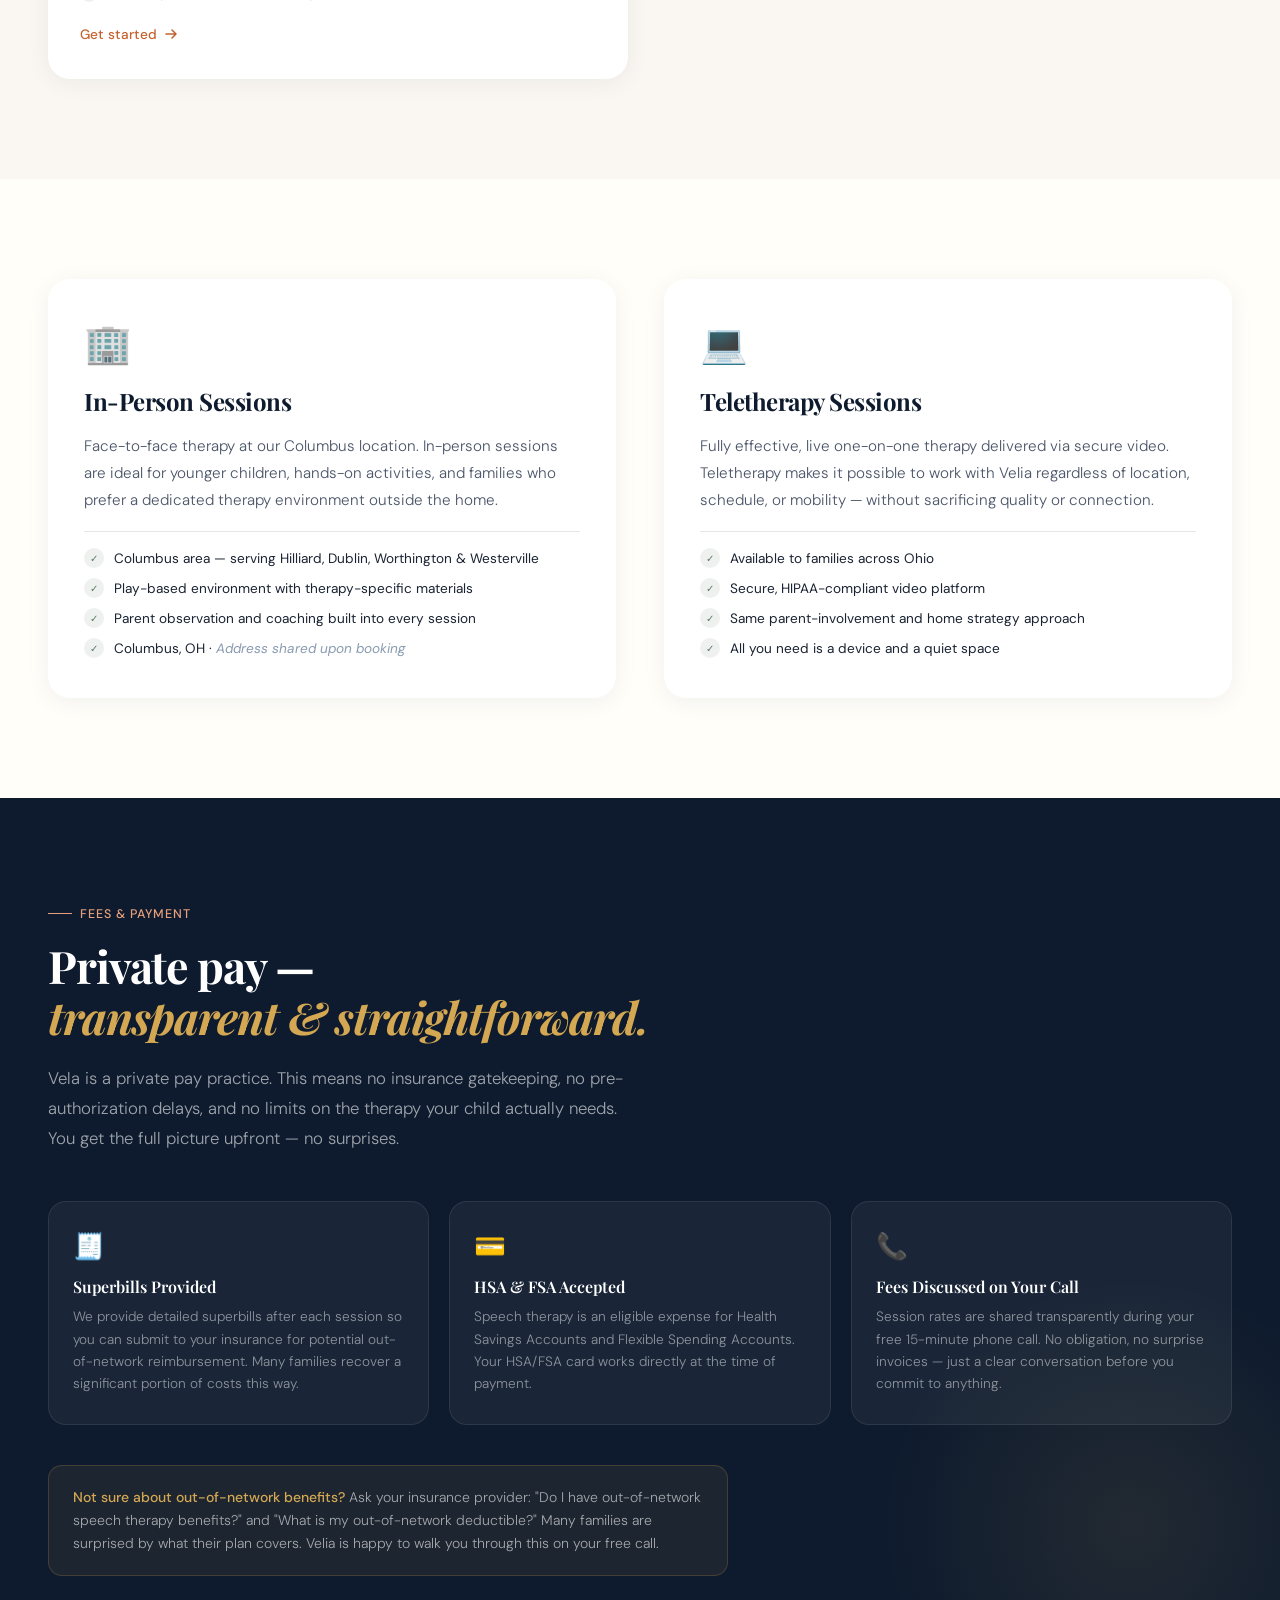
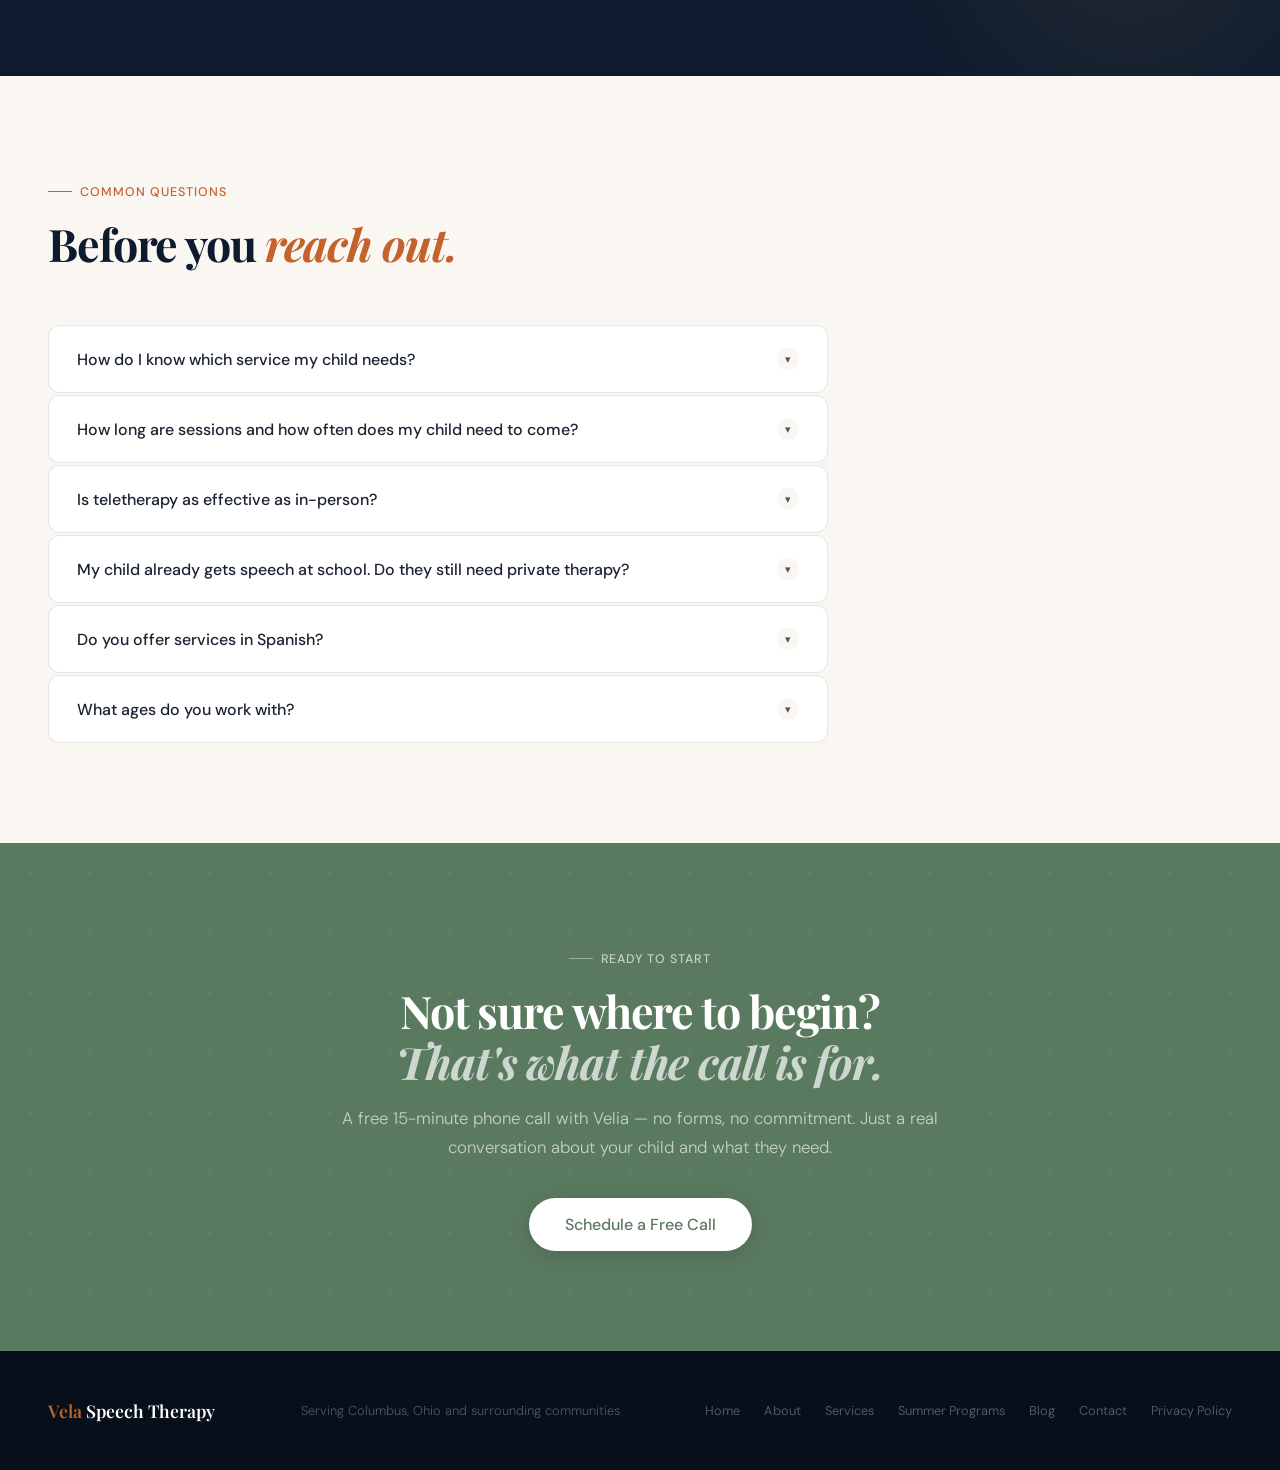
<file: services.html>
<!DOCTYPE html>
<html lang="en">

<head>
  <meta charset="UTF-8">
  <meta name="viewport" content="width=device-width, initial-scale=1.0">
  <title>Speech Therapy Services | Vela Speech Therapy | Columbus, Ohio</title>
  <link rel="preconnect" href="https://fonts.googleapis.com">
  <link rel="preconnect" href="https://fonts.gstatic.com" crossorigin>
  <link
    href="https://fonts.googleapis.com/css2?family=Playfair+Display:ital,wght@0,400;0,600;0,800;1,400;1,600&family=DM+Sans:ital,wght@0,300;0,400;0,500;1,300&display=swap"
    rel="stylesheet">

  <style>
    :root {
      --cream: #FAF7F2;
      --warm-white: #FFFEF9;
      --deep-navy: #0E1B2E;
      --sage: #5A7A60;
      --sage-light: #8FAF95;
      --terracotta: #C4622D;
      --terracotta-light: #E8A07A;
      --gold: #D4A853;
      --text-dark: #1A2332;
      --text-mid: #4A5568;
      --text-light: #8A9BB0;
      --border: rgba(14, 27, 46, 0.1);
    }

    * {
      margin: 0;
      padding: 0;
      box-sizing: border-box;
    }

    html {
      scroll-behavior: smooth;
    }

    body {
      font-family: 'DM Sans', sans-serif;
      background: var(--cream);
      color: var(--text-dark);
      overflow-x: hidden;
      /* prevent any horizontal scroll */
    }

    body::before {
      content: '';
      position: fixed;
      inset: 0;
      background-image: url("data:image/svg+xml,%3Csvg viewBox='0 0 256 256' xmlns='http://www.w3.org/2000/svg'%3E%3Cfilter id='noise'%3E%3CfeTurbulence type='fractalNoise' baseFrequency='0.9' numOctaves='4' stitchTiles='stitch'/%3E%3C/filter%3E%3Crect width='100%25' height='100%25' filter='url(%23noise)' opacity='0.03'/%3E%3C/svg%3E");
      pointer-events: none;
      z-index: 1000;
      opacity: 0.4;
    }

    /* ===== NAV ===== */
    nav {
      position: fixed;
      top: 0;
      left: 0;
      right: 0;
      z-index: 100;
      padding: 0 48px;
      height: 68px;
      display: flex;
      justify-content: space-between;
      align-items: center;
      background: rgba(250, 247, 242, 0.92);
      backdrop-filter: blur(16px);
      border-bottom: 1px solid var(--border);
    }

    .nav-logo {
      font-family: 'Playfair Display', serif;
      font-size: 1.2rem;
      font-weight: 600;
      color: var(--deep-navy);
      letter-spacing: -0.02em;
      text-decoration: none;
      flex-shrink: 0;
    }

    .nav-logo span {
      color: var(--terracotta);
    }

    .nav-links {
      display: flex;
      align-items: center;
      gap: 32px;
      list-style: none;
    }

    .nav-links a {
      font-size: 0.875rem;
      font-weight: 400;
      color: var(--text-mid);
      text-decoration: none;
      letter-spacing: 0.01em;
      transition: color 0.2s ease;
      white-space: nowrap;
      position: relative;
    }

    .nav-links a::after {
      content: '';
      position: absolute;
      bottom: -3px;
      left: 0;
      right: 0;
      height: 1.5px;
      background: var(--terracotta);
      transform: scaleX(0);
      transform-origin: left;
      transition: transform 0.25s ease;
    }

    .nav-links a:hover {
      color: var(--deep-navy);
    }

    .nav-links a:hover::after {
      transform: scaleX(1);
    }

    .nav-links a.active {
      color: var(--deep-navy);
      font-weight: 500;
    }

    .nav-links a.active::after {
      transform: scaleX(1);
    }

    .nav-right {
      display: flex;
      align-items: center;
      gap: 20px;
      flex-shrink: 0;
    }

    .nav-cta {
      background: var(--terracotta);
      color: white;
      padding: 10px 24px;
      border-radius: 50px;
      font-size: 0.875rem;
      font-weight: 500;
      text-decoration: none;
      transition: all 0.3s ease;
      white-space: nowrap;
    }

    .nav-cta:hover {
      background: var(--deep-navy);
      transform: translateY(-1px);
      box-shadow: 0 8px 24px rgba(196, 98, 45, 0.3);
    }

    .nav-hamburger {
      display: none;
      flex-direction: column;
      gap: 5px;
      background: none;
      border: none;
      cursor: pointer;
      padding: 4px;
    }

    .nav-hamburger span {
      display: block;
      width: 22px;
      height: 2px;
      background: var(--deep-navy);
      border-radius: 2px;
      transition: all 0.3s ease;
    }

    .nav-hamburger.open span:nth-child(1) {
      transform: translateY(7px) rotate(45deg);
    }

    .nav-hamburger.open span:nth-child(2) {
      opacity: 0;
    }

    .nav-hamburger.open span:nth-child(3) {
      transform: translateY(-7px) rotate(-45deg);
    }

    .nav-mobile {
      display: none;
      position: fixed;
      top: 68px;
      left: 0;
      right: 0;
      background: rgba(250, 247, 242, 0.98);
      backdrop-filter: blur(16px);
      border-bottom: 1px solid var(--border);
      padding: 24px 24px 32px;
      flex-direction: column;
      gap: 4px;
      z-index: 99;
      box-shadow: 0 12px 40px rgba(14, 27, 46, 0.1);
    }

    .nav-mobile.open {
      display: flex;
    }

    .nav-mobile a {
      font-size: 1rem;
      font-weight: 400;
      color: var(--text-mid);
      text-decoration: none;
      padding: 12px 8px;
      border-bottom: 1px solid var(--border);
      transition: color 0.2s ease;
    }

    .nav-mobile a:last-child {
      border-bottom: none;
    }

    .nav-mobile a:hover {
      color: var(--terracotta);
    }

    .nav-mobile a.active {
      color: var(--deep-navy);
      font-weight: 500;
    }

    .nav-mobile .nav-mobile-cta {
      margin-top: 16px;
      background: var(--terracotta);
      color: white;
      text-align: center;
      padding: 14px;
      border-radius: 50px;
      font-weight: 500;
      border-bottom: none;
    }

    .nav-mobile .nav-mobile-cta:hover {
      background: var(--deep-navy);
      color: white;
    }

    /* ===== SHARED ===== */
    section {
      padding: 100px 48px;
    }

    .section-eyebrow {
      display: inline-flex;
      align-items: center;
      gap: 8px;
      font-size: 0.78rem;
      font-weight: 500;
      letter-spacing: 0.08em;
      text-transform: uppercase;
      color: var(--terracotta);
      margin-bottom: 18px;
    }

    .section-eyebrow::before {
      content: '';
      width: 24px;
      height: 1px;
      background: var(--terracotta);
    }

    .section-headline {
      font-family: 'Playfair Display', serif;
      font-size: clamp(2rem, 3.5vw, 3rem);
      font-weight: 700;
      line-height: 1.15;
      letter-spacing: -0.025em;
      color: var(--deep-navy);
      margin-bottom: 20px;
    }

    .section-headline em {
      font-style: italic;
      color: var(--terracotta);
    }

    .btn-primary {
      background: var(--terracotta);
      color: white;
      padding: 16px 36px;
      border-radius: 50px;
      font-size: 1rem;
      font-weight: 500;
      text-decoration: none;
      transition: all 0.3s ease;
      box-shadow: 0 4px 20px rgba(196, 98, 45, 0.25);
      display: inline-block;
    }

    .btn-primary:hover {
      transform: translateY(-2px);
      box-shadow: 0 12px 32px rgba(196, 98, 45, 0.35);
      background: #B3571F;
    }

    /* ===== HERO ===== */
    .hero {
      min-height: 72vh;
      display: flex;
      flex-direction: column;
      justify-content: center;
      padding: 140px 48px 80px;
      background: var(--warm-white);
      position: relative;
      overflow: hidden;
    }

    .hero::before {
      content: '';
      position: absolute;
      right: -120px;
      top: -120px;
      width: 600px;
      height: 600px;
      background: radial-gradient(circle, rgba(90, 122, 96, 0.1) 0%, transparent 70%);
      pointer-events: none;
    }

    .hero::after {
      content: '';
      position: absolute;
      left: -80px;
      bottom: -80px;
      width: 400px;
      height: 400px;
      background: radial-gradient(circle, rgba(196, 98, 45, 0.07) 0%, transparent 70%);
      pointer-events: none;
    }

    .hero-inner {
      max-width: 780px;
      position: relative;
      z-index: 1;
    }

    .hero-eyebrow {
      display: inline-flex;
      align-items: center;
      gap: 8px;
      background: rgba(90, 122, 96, 0.1);
      border: 1px solid rgba(90, 122, 96, 0.25);
      color: var(--sage);
      padding: 6px 16px;
      border-radius: 50px;
      font-size: 0.8rem;
      font-weight: 500;
      letter-spacing: 0.06em;
      text-transform: uppercase;
      margin-bottom: 28px;
      animation: fadeUp 0.8s ease forwards;
      opacity: 0;
    }

    .hero-eyebrow::before {
      content: '';
      width: 6px;
      height: 6px;
      background: var(--sage);
      border-radius: 50%;
    }

    .hero-headline {
      font-family: 'Playfair Display', serif;
      font-size: clamp(2.8rem, 4.5vw, 4.2rem);
      font-weight: 800;
      line-height: 1.08;
      letter-spacing: -0.03em;
      color: var(--deep-navy);
      margin-bottom: 28px;
      animation: fadeUp 0.8s 0.15s ease forwards;
      opacity: 0;
    }

    .hero-headline em {
      font-style: italic;
      color: var(--terracotta);
    }

    .hero-sub {
      font-size: 1.15rem;
      line-height: 1.8;
      color: var(--text-mid);
      font-weight: 300;
      max-width: 620px;
      margin-bottom: 40px;
      animation: fadeUp 0.8s 0.3s ease forwards;
      opacity: 0;
    }

    .hero-tags {
      display: flex;
      gap: 10px;
      flex-wrap: wrap;
      animation: fadeUp 0.8s 0.45s ease forwards;
      opacity: 0;
    }

    .hero-tag {
      display: flex;
      align-items: center;
      gap: 7px;
      background: white;
      border: 1px solid var(--border);
      border-radius: 50px;
      padding: 8px 14px;
      font-size: 0.8rem;
      color: var(--text-mid);
      font-weight: 400;
      box-shadow: 0 2px 8px rgba(14, 27, 46, 0.05);
    }

    .hero-tag-dot {
      width: 6px;
      height: 6px;
      border-radius: 50%;
      background: var(--sage);
      flex-shrink: 0;
    }

    /* ===== FILTER STRIP — desktop only ===== */
    .filter-strip {
      background: var(--deep-navy);
      padding: 20px 48px;
      display: flex;
      align-items: center;
      gap: 12px;
      flex-wrap: wrap;
      position: sticky;
      top: 68px;
      z-index: 90;
    }

    .filter-label {
      font-size: 0.75rem;
      color: rgba(255, 255, 255, 0.4);
      font-weight: 500;
      letter-spacing: 0.06em;
      text-transform: uppercase;
      margin-right: 4px;
      flex-shrink: 0;
    }

    .filter-btn {
      background: rgba(255, 255, 255, 0.06);
      border: 1px solid rgba(255, 255, 255, 0.1);
      color: rgba(255, 255, 255, 0.6);
      padding: 7px 16px;
      border-radius: 50px;
      font-family: 'DM Sans', sans-serif;
      font-size: 0.8rem;
      font-weight: 400;
      cursor: pointer;
      transition: all 0.2s ease;
      white-space: nowrap;
    }

    .filter-btn:hover,
    .filter-btn.active {
      background: var(--terracotta);
      border-color: var(--terracotta);
      color: white;
    }

    /* ===== SERVICES GRID ===== */
    .services-section {
      background: var(--cream);
    }

    .services-header {
      max-width: 680px;
      margin-bottom: 64px;
    }

    .services-header p {
      font-size: 1.05rem;
      line-height: 1.75;
      color: var(--text-mid);
      font-weight: 300;
    }

    /* Desktop: 2-col grid */
    .services-grid {
      display: grid;
      grid-template-columns: repeat(2, 1fr);
      gap: 24px;
    }

    .service-card {
      background: white;
      border-radius: 22px;
      padding: 36px 32px;
      box-shadow: 0 4px 24px rgba(14, 27, 46, 0.06);
      transition: all 0.3s ease;
      display: flex;
      flex-direction: column;
      position: relative;
      overflow: hidden;
      cursor: default;
      min-width: 0;
      /* prevent overflow */
    }

    .service-card::before {
      content: '';
      position: absolute;
      top: 0;
      left: 0;
      right: 0;
      height: 3px;
      background: linear-gradient(90deg, var(--sage), var(--terracotta));
      transform: scaleX(0);
      transform-origin: left;
      transition: transform 0.4s ease;
    }

    .service-card:hover {
      transform: translateY(-5px);
      box-shadow: 0 20px 56px rgba(14, 27, 46, 0.11);
    }

    .service-card:hover::before {
      transform: scaleX(1);
    }

    /* Featured card — full width, 2-col internal layout on desktop */
    .service-card.featured {
      background: var(--deep-navy);
      grid-column: 1 / -1;
      /* spans full row, works with any column count */
      display: grid;
      grid-template-columns: 1fr 1fr;
      gap: 48px;
      align-items: center;
    }

    .service-card.featured::before {
      background: linear-gradient(90deg, var(--gold), var(--terracotta));
    }

    .service-icon {
      font-size: 2.2rem;
      margin-bottom: 18px;
      display: block;
    }

    .service-category {
      display: inline-block;
      font-size: 0.7rem;
      font-weight: 600;
      letter-spacing: 0.08em;
      text-transform: uppercase;
      color: var(--sage);
      background: rgba(90, 122, 96, 0.1);
      border-radius: 50px;
      padding: 3px 12px;
      margin-bottom: 12px;
    }

    .service-card.featured .service-category {
      color: var(--gold);
      background: rgba(212, 168, 83, 0.15);
    }

    .service-name {
      font-family: 'Playfair Display', serif;
      font-size: 1.35rem;
      font-weight: 700;
      color: var(--deep-navy);
      margin-bottom: 12px;
      line-height: 1.25;
      letter-spacing: -0.02em;
    }

    .service-card.featured .service-name {
      color: white;
      font-size: 1.6rem;
    }

    .service-desc {
      font-size: 0.9rem;
      line-height: 1.75;
      color: var(--text-mid);
      font-weight: 300;
      margin-bottom: 22px;
      flex: 1;
    }

    .service-card.featured .service-desc {
      color: rgba(255, 255, 255, 0.6);
      font-size: 0.95rem;
      margin-bottom: 0;
    }

    .service-signs {
      display: flex;
      flex-direction: column;
      gap: 10px;
    }

    .service-sign {
      display: flex;
      align-items: flex-start;
      gap: 10px;
      font-size: 0.84rem;
      color: var(--text-dark);
      line-height: 1.5;
    }

    .service-sign-dot {
      width: 18px;
      height: 18px;
      background: rgba(90, 122, 96, 0.1);
      border-radius: 50%;
      display: flex;
      align-items: center;
      justify-content: center;
      color: var(--sage);
      font-size: 0.6rem;
      flex-shrink: 0;
      margin-top: 1px;
    }

    .service-card.featured .service-signs {
      gap: 12px;
    }

    .service-card.featured .service-sign {
      color: rgba(255, 255, 255, 0.75);
      font-size: 0.9rem;
    }

    .service-card.featured .service-sign-dot {
      background: rgba(212, 168, 83, 0.2);
      color: var(--gold);
      width: 20px;
      height: 20px;
    }

    .service-link {
      display: inline-flex;
      align-items: center;
      gap: 6px;
      font-size: 0.85rem;
      font-weight: 500;
      color: var(--terracotta);
      text-decoration: none;
      margin-top: 22px;
      transition: gap 0.2s ease;
    }

    .service-link:hover {
      gap: 10px;
    }

    .service-link svg {
      transition: transform 0.2s ease;
    }

    .service-link:hover svg {
      transform: translateX(3px);
    }

    /* ===== FORMAT SECTION ===== */
    .format-section {
      background: var(--warm-white);
      display: grid;
      grid-template-columns: 1fr 1fr;
      gap: 48px;
      align-items: stretch;
    }

    .format-card {
      background: white;
      border-radius: 22px;
      padding: 40px 36px;
      box-shadow: 0 4px 24px rgba(14, 27, 46, 0.06);
      display: flex;
      flex-direction: column;
      gap: 18px;
      transition: all 0.3s ease;
      position: relative;
      overflow: hidden;
      min-width: 0;
    }

    .format-card:hover {
      transform: translateY(-4px);
      box-shadow: 0 16px 48px rgba(14, 27, 46, 0.1);
    }

    .format-card::after {
      content: '';
      position: absolute;
      bottom: 0;
      left: 0;
      right: 0;
      height: 3px;
      background: linear-gradient(90deg, var(--sage), var(--terracotta));
      transform: scaleX(0);
      transform-origin: left;
      transition: transform 0.4s ease;
    }

    .format-card:hover::after {
      transform: scaleX(1);
    }

    .format-icon {
      font-size: 2.4rem;
    }

    .format-name {
      font-family: 'Playfair Display', serif;
      font-size: 1.5rem;
      font-weight: 700;
      color: var(--deep-navy);
      line-height: 1.2;
      letter-spacing: -0.02em;
    }

    .format-desc {
      font-size: 0.95rem;
      line-height: 1.75;
      color: var(--text-mid);
      font-weight: 300;
      flex: 1;
    }

    .format-details {
      display: flex;
      flex-direction: column;
      gap: 10px;
      padding-top: 16px;
      border-top: 1px solid var(--border);
    }

    .format-detail {
      display: flex;
      align-items: center;
      gap: 10px;
      font-size: 0.85rem;
      color: var(--text-dark);
    }

    .format-detail-check {
      width: 20px;
      height: 20px;
      background: rgba(90, 122, 96, 0.1);
      border-radius: 50%;
      display: flex;
      align-items: center;
      justify-content: center;
      color: var(--sage);
      font-size: 0.65rem;
      flex-shrink: 0;
    }

    /* ===== PRIVATE PAY ===== */
    .pay-section {
      background: var(--deep-navy);
      position: relative;
      overflow: hidden;
    }

    .pay-section::before {
      content: '';
      position: absolute;
      right: -100px;
      bottom: -100px;
      width: 500px;
      height: 500px;
      background: radial-gradient(circle, rgba(212, 168, 83, 0.1) 0%, transparent 70%);
      pointer-events: none;
    }

    .pay-section .section-eyebrow {
      color: var(--terracotta-light);
    }

    .pay-section .section-eyebrow::before {
      background: var(--terracotta-light);
    }

    .pay-section .section-headline {
      color: white;
    }

    .pay-section .section-headline em {
      color: var(--gold);
    }

    .pay-intro {
      font-size: 1.05rem;
      line-height: 1.8;
      color: rgba(255, 255, 255, 0.6);
      font-weight: 300;
      max-width: 600px;
      margin-bottom: 48px;
    }

    .pay-grid {
      display: grid;
      grid-template-columns: repeat(auto-fit, minmax(min(220px, 100%), 1fr));
      gap: 20px;
    }

    .pay-card {
      background: rgba(255, 255, 255, 0.05);
      border: 1px solid rgba(255, 255, 255, 0.08);
      border-radius: 18px;
      padding: 28px 24px;
      transition: all 0.3s ease;
      min-width: 0;
    }

    .pay-card:hover {
      background: rgba(255, 255, 255, 0.08);
      transform: translateY(-3px);
    }

    .pay-card-icon {
      font-size: 1.6rem;
      margin-bottom: 14px;
      display: block;
    }

    .pay-card-title {
      font-family: 'Playfair Display', serif;
      font-size: 1rem;
      font-weight: 600;
      color: white;
      margin-bottom: 8px;
      line-height: 1.3;
    }

    .pay-card-desc {
      font-size: 0.85rem;
      line-height: 1.65;
      color: rgba(255, 255, 255, 0.5);
      font-weight: 300;
    }

    .pay-note {
      margin-top: 40px;
      padding: 20px 24px;
      background: rgba(212, 168, 83, 0.08);
      border: 1px solid rgba(212, 168, 83, 0.2);
      border-radius: 14px;
      font-size: 0.875rem;
      color: rgba(255, 255, 255, 0.6);
      font-weight: 300;
      line-height: 1.65;
      max-width: 680px;
    }

    .pay-note strong {
      color: var(--gold);
      font-weight: 500;
    }

    /* ===== FAQ ===== */
    .faq-section {
      background: var(--cream);
    }

    .faq-header {
      max-width: 600px;
      margin-bottom: 56px;
    }

    .faq-list {
      max-width: 780px;
      display: flex;
      flex-direction: column;
      gap: 2px;
    }

    .faq-item {
      background: white;
      border-radius: 12px;
      overflow: hidden;
      border: 1px solid var(--border);
      transition: box-shadow 0.2s ease;
    }

    .faq-item:hover {
      box-shadow: 0 4px 16px rgba(14, 27, 46, 0.07);
    }

    .faq-question {
      width: 100%;
      background: none;
      border: none;
      padding: 22px 28px;
      display: flex;
      justify-content: space-between;
      align-items: center;
      cursor: pointer;
      font-family: 'DM Sans', sans-serif;
      font-size: 1rem;
      font-weight: 500;
      color: var(--text-dark);
      text-align: left;
      gap: 16px;
      transition: color 0.2s ease;
    }

    .faq-question:hover {
      color: var(--terracotta);
    }

    .faq-chevron {
      width: 22px;
      height: 22px;
      border-radius: 50%;
      background: var(--cream);
      display: flex;
      align-items: center;
      justify-content: center;
      flex-shrink: 0;
      font-size: 0.7rem;
      color: var(--text-mid);
      transition: all 0.3s ease;
    }

    .faq-item.open .faq-chevron {
      background: var(--terracotta);
      color: white;
      transform: rotate(180deg);
    }

    .faq-answer {
      max-height: 0;
      overflow: hidden;
      transition: max-height 0.35s ease, padding 0.3s ease;
      padding: 0 28px;
      font-size: 0.925rem;
      line-height: 1.75;
      color: var(--text-mid);
      font-weight: 300;
    }

    .faq-item.open .faq-answer {
      max-height: 300px;
      padding: 0 28px 22px;
    }

    /* ===== CTA ===== */
    .cta-section {
      background: var(--sage);
      padding: 100px 48px;
      text-align: center;
      position: relative;
      overflow: hidden;
    }

    .cta-section::before {
      content: '';
      position: absolute;
      inset: 0;
      background: url("data:image/svg+xml,%3Csvg width='60' height='60' viewBox='0 0 60 60' xmlns='http://www.w3.org/2000/svg'%3E%3Cg fill='none' fill-rule='evenodd'%3E%3Cg fill='%23ffffff' fill-opacity='0.04'%3E%3Ccircle cx='30' cy='30' r='2'/%3E%3C/g%3E%3C/g%3E%3C/svg%3E");
    }

    .cta-inner {
      position: relative;
      z-index: 1;
      max-width: 640px;
      margin: 0 auto;
    }

    .cta-eyebrow {
      display: inline-flex;
      align-items: center;
      gap: 8px;
      font-size: 0.78rem;
      font-weight: 500;
      letter-spacing: 0.08em;
      text-transform: uppercase;
      color: rgba(255, 255, 255, 0.65);
      margin-bottom: 18px;
    }

    .cta-eyebrow::before {
      content: '';
      width: 24px;
      height: 1px;
      background: rgba(255, 255, 255, 0.4);
    }

    .cta-headline {
      font-family: 'Playfair Display', serif;
      font-size: clamp(2rem, 3.5vw, 3rem);
      font-weight: 700;
      line-height: 1.15;
      letter-spacing: -0.025em;
      color: white;
      margin-bottom: 16px;
    }

    .cta-headline em {
      font-style: italic;
      color: rgba(255, 255, 255, 0.7);
    }

    .cta-sub {
      font-size: 1.05rem;
      line-height: 1.75;
      color: rgba(255, 255, 255, 0.65);
      font-weight: 300;
      margin-bottom: 36px;
    }

    .btn-white {
      background: white;
      color: var(--sage);
      padding: 16px 36px;
      border-radius: 50px;
      font-size: 1rem;
      font-weight: 500;
      text-decoration: none;
      transition: all 0.3s ease;
      box-shadow: 0 4px 20px rgba(0, 0, 0, 0.15);
      display: inline-block;
    }

    .btn-white:hover {
      transform: translateY(-2px);
      box-shadow: 0 12px 32px rgba(0, 0, 0, 0.2);
      background: var(--deep-navy);
      color: white;
    }

    /* ===== FOOTER ===== */
    footer {
      background: #070F1A;
      padding: 48px;
      display: flex;
      justify-content: space-between;
      align-items: center;
      flex-wrap: wrap;
      gap: 20px;
    }

    .footer-logo {
      font-family: 'Playfair Display', serif;
      font-size: 1.1rem;
      font-weight: 600;
      color: white;
    }

    .footer-logo span {
      color: var(--terracotta);
    }

    .footer-text {
      font-size: 0.8rem;
      color: rgba(255, 255, 255, 0.3);
      font-weight: 300;
    }

    .footer-links {
      display: flex;
      gap: 24px;
    }

    .footer-links a {
      font-size: 0.8rem;
      color: rgba(255, 255, 255, 0.3);
      text-decoration: none;
      transition: color 0.2s ease;
    }

    .footer-links a:hover {
      color: white;
    }

    /* ===== ANIMATIONS ===== */
    @keyframes fadeUp {
      from {
        opacity: 0;
        transform: translateY(28px);
      }

      to {
        opacity: 1;
        transform: translateY(0);
      }
    }

    .reveal {
      opacity: 0;
      transform: translateY(32px);
      transition: all 0.7s cubic-bezier(0.16, 1, 0.3, 1);
    }

    .reveal.visible {
      opacity: 1;
      transform: translateY(0);
    }

    /* ===== RESPONSIVE ===== */
    @media (max-width: 900px) {
      nav {
        padding: 0 24px;
      }

      .nav-links {
        display: none;
      }

      .nav-hamburger {
        display: flex;
      }

      .nav-cta {
        display: none;
      }

      section {
        padding: 72px 24px;
      }

      .hero {
        padding: 110px 24px 64px;
        min-height: auto;
      }

      /* ── FILTER STRIP: hidden on mobile ── */
      .filter-strip {
        display: none;
      }

      /* ── SERVICES: single column ── */
      .services-grid {
        grid-template-columns: 1fr;
      }

      /* ── FEATURED CARD: stack vertically ── */
      .service-card.featured {
        grid-column: 1;
        /* don't span */
        display: flex;
        /* switch from grid to flex */
        flex-direction: column;
        /* stack left then right */
        gap: 24px;
      }

      /* ── FORMAT: single column ── */
      .format-section {
        grid-template-columns: 1fr;
        padding: 72px 24px;
      }

      /* ── PAY: single column ── */
      .pay-grid {
        grid-template-columns: 1fr;
      }

      /* ── CTA ── */
      .cta-section {
        padding: 72px 24px;
      }

      /* ── FAQ ── */
      .faq-list {
        max-width: 100%;
      }

      .faq-question {
        padding: 18px 20px;
        font-size: 0.95rem;
      }

      .faq-answer {
        padding: 0 20px;
      }

      .faq-item.open .faq-answer {
        padding: 0 20px 18px;
      }

      /* ── FOOTER ── */
      footer {
        flex-direction: column;
        text-align: center;
        padding: 36px 24px;
      }

      .footer-links {
        flex-wrap: wrap;
        justify-content: center;
      }
    }

    @media (max-width: 600px) {
      .hero-headline {
        font-size: 2.2rem;
      }

      .hero-eyebrow {
        font-size: 0.72rem;
      }

      .service-card {
        padding: 28px 20px;
      }

      .format-card {
        padding: 28px 20px;
      }
    }
  </style>
<!-- Microsoft Clarity -->
<script type="text/javascript">
    (function(c,l,a,r,i,t,y){
        c[a]=c[a]||function(){(c[a].q=c[a].q||[]).push(arguments)};
        t=l.createElement(r);t.async=1;t.src="https://www.clarity.ms/tag/"+i;
        y=l.getElementsByTagName(r)[0];y.parentNode.insertBefore(t,y);
    })(window, document, "clarity", "script", "z8m82971bk");
</script>
</head>

<body>

  <!-- NAV -->
  <nav>
    <a href="/index.html" class="nav-logo"><span>Vela </span>Speech Therapy</a>
    <ul class="nav-links">
      <li><a href="/index.html">Home</a></li>
      <li><a href="/about.html">About</a></li>
      <li><a href="/services.html" class="active">Services</a></li>
      <li><a href="/summer-programs.html">Summer Programs</a></li>
      <li><a href="/blog/">Blog</a></li>
      <li><a href="/index.html#contact">Contact</a></li>
    </ul>
    <div class="nav-right">
      <a href="/index.html#contact" class="nav-cta">Free Phone Call</a>
      <button class="nav-hamburger" id="hamburger" aria-label="Open menu">
        <span></span><span></span><span></span>
      </button>
    </div>
  </nav>

  <!-- MOBILE NAV DRAWER -->
  <div class="nav-mobile" id="mobile-nav">
    <a href="/index.html">Home</a>
    <a href="/about.html">About</a>
    <a href="/services.html" class="active">Services</a>
    <a href="/summer-programs.html">Summer Programs</a>
    <a href="/blog/">Blog</a>
    <a href="/index.html#contact">Contact</a>
    <a href="/index.html#contact" class="nav-mobile-cta">Free Phone Call</a>
  </div>


  <!-- HERO -->
  <section class="hero">
    <div class="hero-inner">
      <div class="hero-eyebrow">Columbus, Ohio · Bilingual · In-Person & Teletherapy</div>
      <h1 class="hero-headline">
        Therapy built around<br>
        <em>your child.</em> Not a checklist.
      </h1>
      <p class="hero-sub">
        Every child communicates differently. Every plan at Vela is built from scratch —
        play-based, parent-involved, and designed around what your child specifically needs
        to grow, connect, and be heard.
      </p>
      <div class="hero-tags">
        <div class="hero-tag">
          <div class="hero-tag-dot"></div>
          In-person available
        </div>
        <div class="hero-tag">
          <div class="hero-tag-dot"></div>
          Teletherapy available
        </div>
        <div class="hero-tag">
          <div class="hero-tag-dot" style="background:var(--terracotta)"></div>
          Private pay · Superbills provided
        </div>
        <div class="hero-tag">
          <div class="hero-tag-dot" style="background:var(--gold)"></div>
          Bilingual · English & Spanish
        </div>
      </div>
    </div>
  </section>


  <!-- FILTER STRIP — desktop only, hidden on mobile -->
  <div class="filter-strip" id="filter-strip">
    <span class="filter-label">Jump to:</span>
    <button class="filter-btn active" data-target="services-section">All Services</button>
    <button class="filter-btn" data-target="early-language">Early Language</button>
    <button class="filter-btn" data-target="articulation">Articulation</button>
    <button class="filter-btn" data-target="executive-function">Executive Function</button>
    <button class="filter-btn" data-target="social-communication">Social Communication</button>
    <button class="filter-btn" data-target="fluency">Fluency</button>
    <button class="filter-btn" data-target="aac">AAC</button>
  </div>


  <!-- SERVICES GRID -->
  <section class="services-section" id="services-section">
    <div class="services-header reveal">
      <div class="section-eyebrow">What we treat</div>
      <h2 class="section-headline">Every service. <em>One child at a time.</em></h2>
      <p>
        Velia brings 15 years of clinical experience — across Los Angeles, South America,
        and West Africa — to every session. Each service below is delivered one-on-one,
        with a parent-involvement component and home strategies built in.
      </p>
    </div>

    <div class="services-grid">

      <!-- FEATURED: Executive Function -->
      <div class="service-card featured reveal" id="executive-function">
        <div class="service-card-left">
          <span class="service-icon">🧠</span>
          <div class="service-category">Core Specialty</div>
          <div class="service-name">Executive Function</div>
          <p class="service-desc">
            Executive function is the cognitive foundation for nearly everything a child does —
            planning, attention, working memory, flexible thinking, and self-regulation.
            When these skills are underdeveloped, it shows up in school performance,
            emotional regulation, and the ability to organize and express thoughts clearly.
          </p>
        </div>
        <div class="service-card-right">
          <div class="service-signs">
            <div class="service-sign">
              <div class="service-sign-dot">✓</div>
              Difficulty staying on task or following multi-step directions
            </div>
            <div class="service-sign">
              <div class="service-sign-dot">✓</div>
              Struggles to organize thoughts when speaking or writing
            </div>
            <div class="service-sign">
              <div class="service-sign-dot">✓</div>
              Emotional outbursts when routines change or tasks feel overwhelming
            </div>
            <div class="service-sign">
              <div class="service-sign-dot">✓</div>
              Difficulty with working memory — forgetting instructions mid-task
            </div>
            <div class="service-sign">
              <div class="service-sign-dot">✓</div>
              Challenges with academic language and classroom participation
            </div>
          </div>
          <a href="/index.html#contact" class="service-link" style="color:var(--gold);margin-top:28px;">
            Ask about this specialty
            <svg width="16" height="16" viewBox="0 0 16 16" fill="none">
              <path d="M3 8h10M9 4l4 4-4 4" stroke="currentColor" stroke-width="1.5" stroke-linecap="round"
                stroke-linejoin="round" />
            </svg>
          </a>
        </div>
      </div>

      <div class="service-card reveal" id="early-language">
        <span class="service-icon">🌱</span>
        <div class="service-category">Early Childhood</div>
        <div class="service-name">Early Language Development</div>
        <p class="service-desc">Play-based, parent-involved therapy for toddlers and preschoolers building their first
          words, sentences, and the foundation for everything that comes next. Parents are active participants — not
          waiting in the lobby.</p>
        <div class="service-signs">
          <div class="service-sign">
            <div class="service-sign-dot">✓</div>Limited vocabulary for their age
          </div>
          <div class="service-sign">
            <div class="service-sign-dot">✓</div>Not yet combining words into short phrases
          </div>
          <div class="service-sign">
            <div class="service-sign-dot">✓</div>Difficulty following simple instructions
          </div>
        </div>
        <a href="/index.html#contact" class="service-link">Get started <svg width="16" height="16" viewBox="0 0 16 16"
            fill="none">
            <path d="M3 8h10M9 4l4 4-4 4" stroke="currentColor" stroke-width="1.5" stroke-linecap="round"
              stroke-linejoin="round" />
          </svg></a>
      </div>

      <div class="service-card reveal" id="articulation">
        <span class="service-icon">🗣️</span>
        <div class="service-category">Speech Clarity</div>
        <div class="service-name">Articulation & Phonology</div>
        <p class="service-desc">Helping children produce sounds clearly so they can be understood — by strangers,
          teachers, and friends, not just the people who love them most. Includes both single sound errors and broader
          phonological pattern differences.</p>
        <div class="service-signs">
          <div class="service-sign">
            <div class="service-sign-dot">✓</div>Hard to understand outside the family
          </div>
          <div class="service-sign">
            <div class="service-sign-dot">✓</div>Substituting, omitting, or distorting sounds
          </div>
          <div class="service-sign">
            <div class="service-sign-dot">✓</div>Peers or teachers commenting on speech clarity
          </div>
        </div>
        <a href="/index.html#contact" class="service-link">Get started <svg width="16" height="16" viewBox="0 0 16 16"
            fill="none">
            <path d="M3 8h10M9 4l4 4-4 4" stroke="currentColor" stroke-width="1.5" stroke-linecap="round"
              stroke-linejoin="round" />
          </svg></a>
      </div>

      <div class="service-card reveal" id="cas">
        <span class="service-icon">✨</span>
        <div class="service-category">Motor Speech</div>
        <div class="service-name">Childhood Apraxia of Speech</div>
        <p class="service-desc">One of the most misunderstood and misdiagnosed speech disorders. CAS is a motor speech
          disorder — the brain has difficulty coordinating the movements needed for speech. It requires intensive,
          specialized treatment.</p>
        <div class="service-signs">
          <div class="service-sign">
            <div class="service-sign-dot">✓</div>Inconsistent sound errors — different each time
          </div>
          <div class="service-sign">
            <div class="service-sign-dot">✓</div>Longer words are noticeably harder than short ones
          </div>
          <div class="service-sign">
            <div class="service-sign-dot">✓</div>Limited progress with previous speech therapy
          </div>
        </div>
        <a href="/index.html#contact" class="service-link">Get started <svg width="16" height="16" viewBox="0 0 16 16"
            fill="none">
            <path d="M3 8h10M9 4l4 4-4 4" stroke="currentColor" stroke-width="1.5" stroke-linecap="round"
              stroke-linejoin="round" />
          </svg></a>
      </div>

      <div class="service-card reveal" id="social-communication">
        <span class="service-icon">🤝</span>
        <div class="service-category">Connection & Belonging</div>
        <div class="service-name">Social Communication</div>
        <p class="service-desc">For children who understand language but struggle with the unwritten rules — taking
          turns in conversation, reading social cues, making and keeping friends. Often a fit for children with autism
          spectrum differences.</p>
        <div class="service-signs">
          <div class="service-sign">
            <div class="service-sign-dot">✓</div>Difficulty joining or maintaining conversations
          </div>
          <div class="service-sign">
            <div class="service-sign-dot">✓</div>Struggles with friendship or peer relationships
          </div>
          <div class="service-sign">
            <div class="service-sign-dot">✓</div>Misreads social cues or tone of voice
          </div>
        </div>
        <a href="/index.html#contact" class="service-link">Get started <svg width="16" height="16" viewBox="0 0 16 16"
            fill="none">
            <path d="M3 8h10M9 4l4 4-4 4" stroke="currentColor" stroke-width="1.5" stroke-linecap="round"
              stroke-linejoin="round" />
          </svg></a>
      </div>

      <div class="service-card reveal" id="language-learning">
        <span class="service-icon">📚</span>
        <div class="service-category">Academic Language</div>
        <div class="service-name">Language-Based Learning</div>
        <p class="service-desc">When a child's reading, writing, or classroom performance is affected by underlying
          language processing differences, speech therapy can be the missing piece. Velia works closely with school
          teams and parents.</p>
        <div class="service-signs">
          <div class="service-sign">
            <div class="service-sign-dot">✓</div>Struggles with reading comprehension or decoding
          </div>
          <div class="service-sign">
            <div class="service-sign-dot">✓</div>Difficulty expressing ideas in writing
          </div>
          <div class="service-sign">
            <div class="service-sign-dot">✓</div>Trouble processing or following classroom instruction
          </div>
        </div>
        <a href="/index.html#contact" class="service-link">Get started <svg width="16" height="16" viewBox="0 0 16 16"
            fill="none">
            <path d="M3 8h10M9 4l4 4-4 4" stroke="currentColor" stroke-width="1.5" stroke-linecap="round"
              stroke-linejoin="round" />
          </svg></a>
      </div>

      <div class="service-card reveal" id="fluency">
        <span class="service-icon">🌊</span>
        <div class="service-category">Fluency</div>
        <div class="service-name">Fluency & Stuttering</div>
        <p class="service-desc">Stuttering is more than a speech pattern — it affects confidence, social comfort, and
          how a child sees themselves as a communicator. Therapy focuses on both fluency techniques and building
          confidence to speak in any situation.</p>
        <div class="service-signs">
          <div class="service-sign">
            <div class="service-sign-dot">✓</div>Repetitions, prolongations, or blocks when speaking
          </div>
          <div class="service-sign">
            <div class="service-sign-dot">✓</div>Avoids speaking up in class or social situations
          </div>
          <div class="service-sign">
            <div class="service-sign-dot">✓</div>Visible tension or frustration during speech
          </div>
        </div>
        <a href="/index.html#contact" class="service-link">Get started <svg width="16" height="16" viewBox="0 0 16 16"
            fill="none">
            <path d="M3 8h10M9 4l4 4-4 4" stroke="currentColor" stroke-width="1.5" stroke-linecap="round"
              stroke-linejoin="round" />
          </svg></a>
      </div>

      <div class="service-card reveal" id="aac">
        <span class="service-icon">💡</span>
        <div class="service-category">Alternative Communication</div>
        <div class="service-name">AAC — Augmentative & Alternative Communication</div>
        <p class="service-desc">AAC supports children who are still building verbal communication — through picture
          boards, speech-generating devices, or apps. Every child deserves a way to be heard. AAC is not a last resort;
          it is a voice.</p>
        <div class="service-signs">
          <div class="service-sign">
            <div class="service-sign-dot">✓</div>Limited or no verbal speech
          </div>
          <div class="service-sign">
            <div class="service-sign-dot">✓</div>Frustration or behavioral signs from communication barriers
          </div>
          <div class="service-sign">
            <div class="service-sign-dot">✓</div>Exploring alternatives to or alongside verbal speech
          </div>
        </div>
        <a href="/index.html#contact" class="service-link">Get started <svg width="16" height="16" viewBox="0 0 16 16"
            fill="none">
            <path d="M3 8h10M9 4l4 4-4 4" stroke="currentColor" stroke-width="1.5" stroke-linecap="round"
              stroke-linejoin="round" />
          </svg></a>
      </div>

    </div>
  </section>


  <!-- FORMAT SECTION -->
  <section class="format-section">
    <div class="format-card reveal">
      <div class="format-icon">🏢</div>
      <div class="format-name">In-Person Sessions</div>
      <p class="format-desc">Face-to-face therapy at our Columbus location. In-person sessions are ideal for younger
        children, hands-on activities, and families who prefer a dedicated therapy environment outside the home.</p>
      <div class="format-details">
        <div class="format-detail">
          <div class="format-detail-check">✓</div>Columbus area — serving Hilliard, Dublin, Worthington & Westerville
        </div>
        <div class="format-detail">
          <div class="format-detail-check">✓</div>Play-based environment with therapy-specific materials
        </div>
        <div class="format-detail">
          <div class="format-detail-check">✓</div>Parent observation and coaching built into every session
        </div>
        <div class="format-detail">
          <div class="format-detail-check">✓</div><span>Columbus, OH · <em style="color:var(--text-light)">Address
              shared upon booking</em></span>
        </div>
      </div>
    </div>

    <div class="format-card reveal">
      <div class="format-icon">💻</div>
      <div class="format-name">Teletherapy Sessions</div>
      <p class="format-desc">Fully effective, live one-on-one therapy delivered via secure video. Teletherapy makes it
        possible to work with Velia regardless of location, schedule, or mobility — without sacrificing quality or
        connection.</p>
      <div class="format-details">
        <div class="format-detail">
          <div class="format-detail-check">✓</div>Available to families across Ohio
        </div>
        <div class="format-detail">
          <div class="format-detail-check">✓</div>Secure, HIPAA-compliant video platform
        </div>
        <div class="format-detail">
          <div class="format-detail-check">✓</div>Same parent-involvement and home strategy approach
        </div>
        <div class="format-detail">
          <div class="format-detail-check">✓</div>All you need is a device and a quiet space
        </div>
      </div>
    </div>
  </section>


  <!-- PRIVATE PAY -->
  <section class="pay-section">
    <div class="section-eyebrow reveal">Fees & payment</div>
    <h2 class="section-headline reveal">Private pay —<br><em>transparent & straightforward.</em></h2>
    <p class="pay-intro reveal">Vela is a private pay practice. This means no insurance gatekeeping, no
      pre-authorization delays, and no limits on the therapy your child actually needs. You get the full picture upfront
      — no surprises.</p>
    <div class="pay-grid">
      <div class="pay-card reveal">
        <span class="pay-card-icon">🧾</span>
        <div class="pay-card-title">Superbills Provided</div>
        <div class="pay-card-desc">We provide detailed superbills after each session so you can submit to your insurance
          for potential out-of-network reimbursement. Many families recover a significant portion of costs this way.
        </div>
      </div>
      <div class="pay-card reveal">
        <span class="pay-card-icon">💳</span>
        <div class="pay-card-title">HSA & FSA Accepted</div>
        <div class="pay-card-desc">Speech therapy is an eligible expense for Health Savings Accounts and Flexible
          Spending Accounts. Your HSA/FSA card works directly at the time of payment.</div>
      </div>
      <div class="pay-card reveal">
        <span class="pay-card-icon">📞</span>
        <div class="pay-card-title">Fees Discussed on Your Call</div>
        <div class="pay-card-desc">Session rates are shared transparently during your free 15-minute phone call. No
          obligation, no surprise invoices — just a clear conversation before you commit to anything.</div>
      </div>
    </div>
    <div class="pay-note reveal">
      <strong>Not sure about out-of-network benefits?</strong> Ask your insurance provider: "Do I have out-of-network
      speech therapy benefits?" and "What is my out-of-network deductible?" Many families are surprised by what their
      plan covers. Velia is happy to walk you through this on your free call.
    </div>
  </section>


  <!-- FAQ -->
  <section class="faq-section">
    <div class="faq-header reveal">
      <div class="section-eyebrow">Common questions</div>
      <h2 class="section-headline">Before you <em>reach out.</em></h2>
    </div>
    <div class="faq-list reveal">
      <div class="faq-item">
        <button class="faq-question">How do I know which service my child needs?<span
            class="faq-chevron">▾</span></button>
        <div class="faq-answer">You don't need to know — that's what the evaluation is for. The free 15-minute phone
          call helps Velia understand what you're seeing, and a play-based evaluation identifies exactly what your child
          needs. Many children present with overlapping areas, and Velia will give you a clear picture after the
          assessment.</div>
      </div>
      <div class="faq-item">
        <button class="faq-question">How long are sessions and how often does my child need to come?<span
            class="faq-chevron">▾</span></button>
        <div class="faq-answer">Sessions are typically 45–55 minutes. Frequency depends on your child's needs and goals
          — most children are seen 1–2 times per week. Velia will give you a specific recommendation as part of the
          evaluation and planning process.</div>
      </div>
      <div class="faq-item">
        <button class="faq-question">Is teletherapy as effective as in-person?<span
            class="faq-chevron">▾</span></button>
        <div class="faq-answer">For most speech and language goals, research supports teletherapy as equally effective
          to in-person treatment. It works particularly well for school-age children and for families with scheduling or
          transportation constraints. Velia will discuss which format is the best fit for your child during your call.
        </div>
      </div>
      <div class="faq-item">
        <button class="faq-question">My child already gets speech at school. Do they still need private therapy?<span
            class="faq-chevron">▾</span></button>
        <div class="faq-answer">School-based therapy is valuable but often limited — group sessions, frequent therapist
          changes, and eligibility criteria that don't always reflect a child's full needs. Private therapy complements
          school services and can accelerate progress significantly. Velia is happy to collaborate with your child's
          school team.</div>
      </div>
      <div class="faq-item">
        <button class="faq-question">Do you offer services in Spanish?<span class="faq-chevron">▾</span></button>
        <div class="faq-answer">Yes. Velia is a fully bilingual clinician — not just conversationally, but clinically.
          She can assess, diagnose, and deliver therapy entirely in Spanish, and understands the unique considerations
          for bilingual children. No interpreter needed, and no nuance lost in translation.</div>
      </div>
      <div class="faq-item">
        <button class="faq-question">What ages do you work with?<span class="faq-chevron">▾</span></button>
        <div class="faq-answer">Vela serves children from toddlers through early adolescence. The free phone call is the
          best way to confirm whether your child's age and needs are a good fit for the practice.</div>
      </div>
    </div>
  </section>


  <!-- CTA -->
  <section class="cta-section">
    <div class="cta-inner reveal">
      <div class="cta-eyebrow">Ready to start</div>
      <h2 class="cta-headline">Not sure where to begin?<br><em>That's what the call is for.</em></h2>
      <p class="cta-sub">A free 15-minute phone call with Velia — no forms, no commitment. Just a real conversation
        about your child and what they need.</p>
      <a href="/index.html#contact" class="btn-white">Schedule a Free Call</a>
    </div>
  </section>


  <!-- FOOTER -->
  <footer>
    <div class="footer-logo"><span>Vela </span>Speech Therapy</div>
    <div class="footer-text">Serving Columbus, Ohio and surrounding communities</div>
    <div class="footer-links">
      <a href="/index.html">Home</a>
      <a href="/about.html">About</a>
      <a href="/services.html">Services</a>
      <a href="/summer-programs.html">Summer Programs</a>
      <a href="/blog/">Blog</a>
      <a href="/index.html#contact">Contact</a>
      <a href="/privacy-policy.html">Privacy Policy</a>
    </div>
  </footer>


  <script>
    // ===== MOBILE NAV =====
    const hamburger = document.getElementById('hamburger');
    const mobileNav = document.getElementById('mobile-nav');
    hamburger.addEventListener('click', () => {
      hamburger.classList.toggle('open');
      mobileNav.classList.toggle('open');
    });
    mobileNav.querySelectorAll('a').forEach(link => {
      link.addEventListener('click', () => {
        hamburger.classList.remove('open');
        mobileNav.classList.remove('open');
      });
    });

    // ===== SCROLL REVEAL =====
    const reveals = document.querySelectorAll('.reveal');
    const observer = new IntersectionObserver((entries) => {
      entries.forEach((entry) => {
        if (entry.isIntersecting) {
          const siblings = entry.target.parentElement.querySelectorAll('.reveal');
          let delay = 0;
          siblings.forEach((sib, idx) => {
            if (sib === entry.target) delay = idx * 80;
          });
          setTimeout(() => entry.target.classList.add('visible'), delay);
          observer.unobserve(entry.target);
        }
      });
    }, { threshold: 0.08 });

    reveals.forEach(el => observer.observe(el));

    // ===== FAQ ACCORDION =====
    document.querySelectorAll('.faq-question').forEach(btn => {
      btn.addEventListener('click', () => {
        const item = btn.closest('.faq-item');
        const isOpen = item.classList.contains('open');
        document.querySelectorAll('.faq-item').forEach(i => i.classList.remove('open'));
        if (!isOpen) item.classList.add('open');
      });
    });

    // ===== FILTER STRIP — desktop only =====
    document.querySelectorAll('.filter-btn').forEach(btn => {
      btn.addEventListener('click', () => {
        document.querySelectorAll('.filter-btn').forEach(b => b.classList.remove('active'));
        btn.classList.add('active');
        const target = document.getElementById(btn.dataset.target);
        if (target) {
          const top = target.getBoundingClientRect().top + window.scrollY - 120;
          window.scrollTo({ top, behavior: 'smooth' });
        }
      });
    });
  </script>

</body>

</html>
</file>
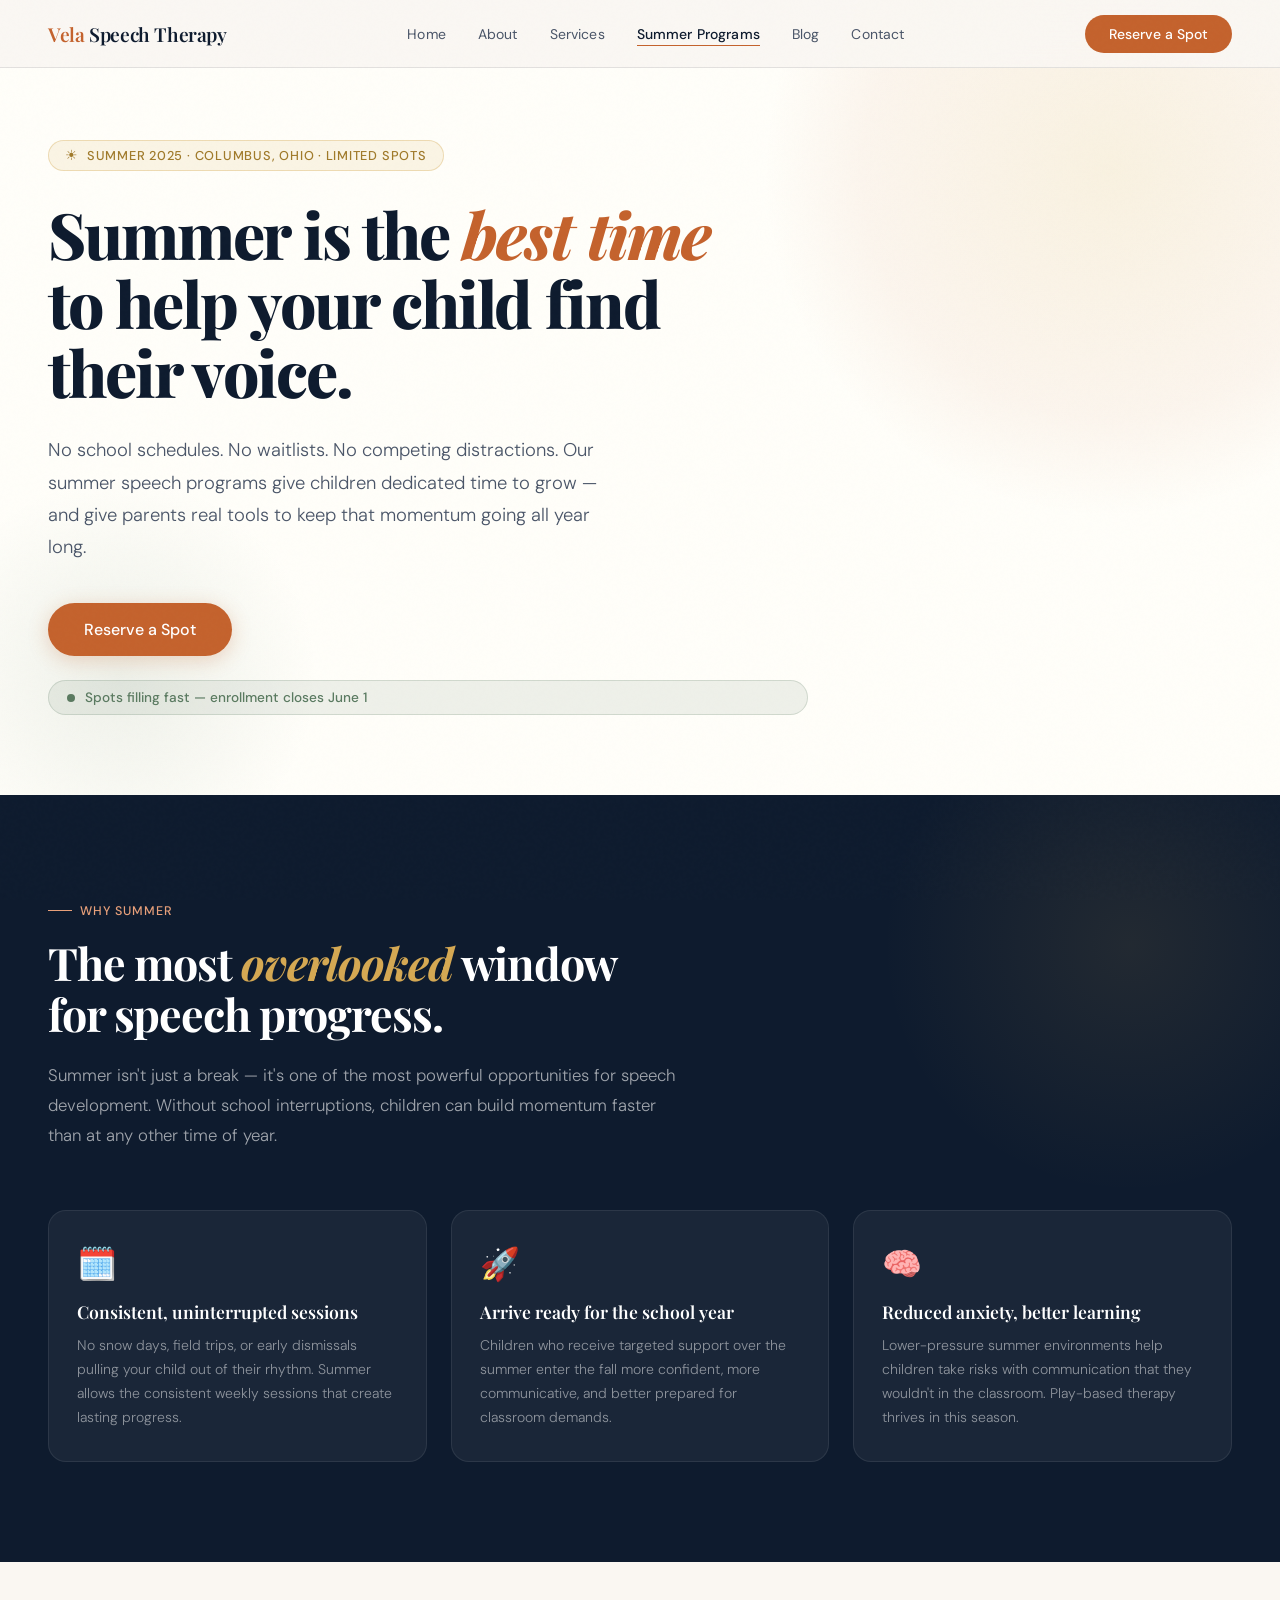
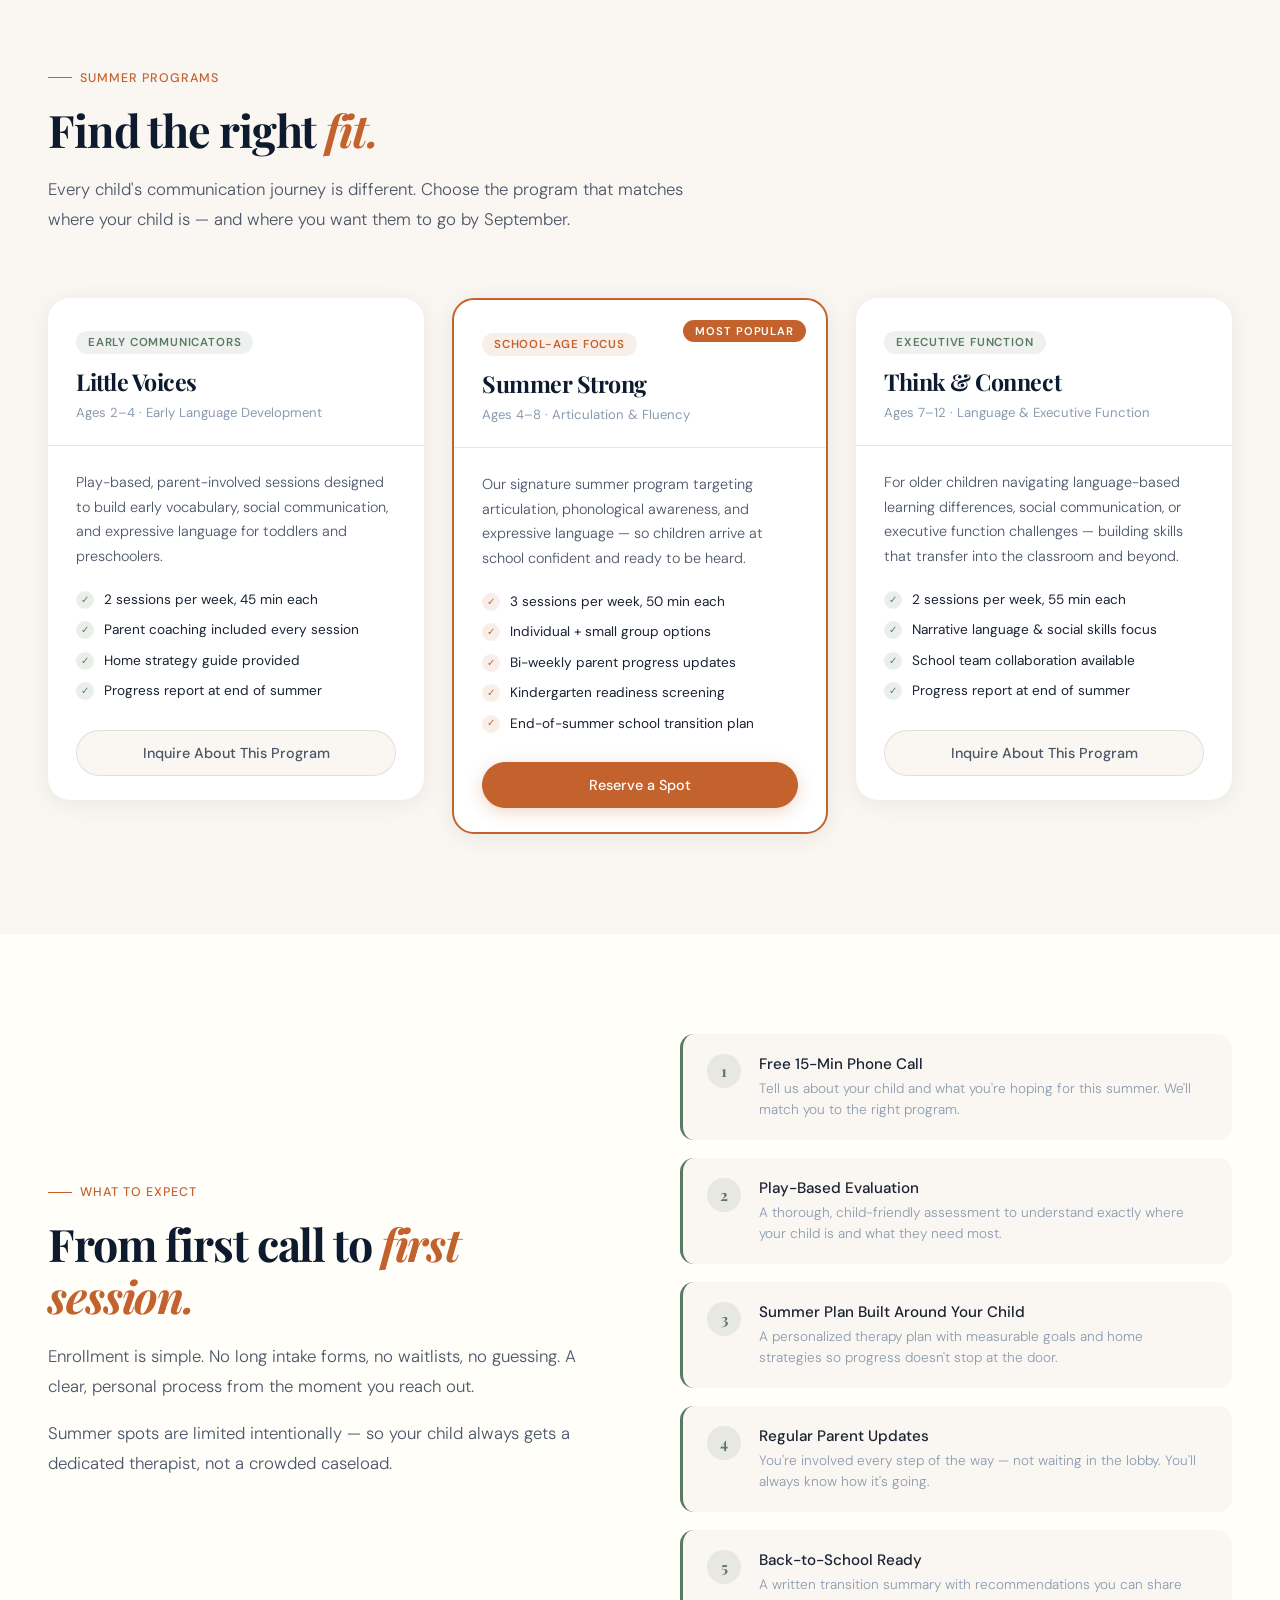
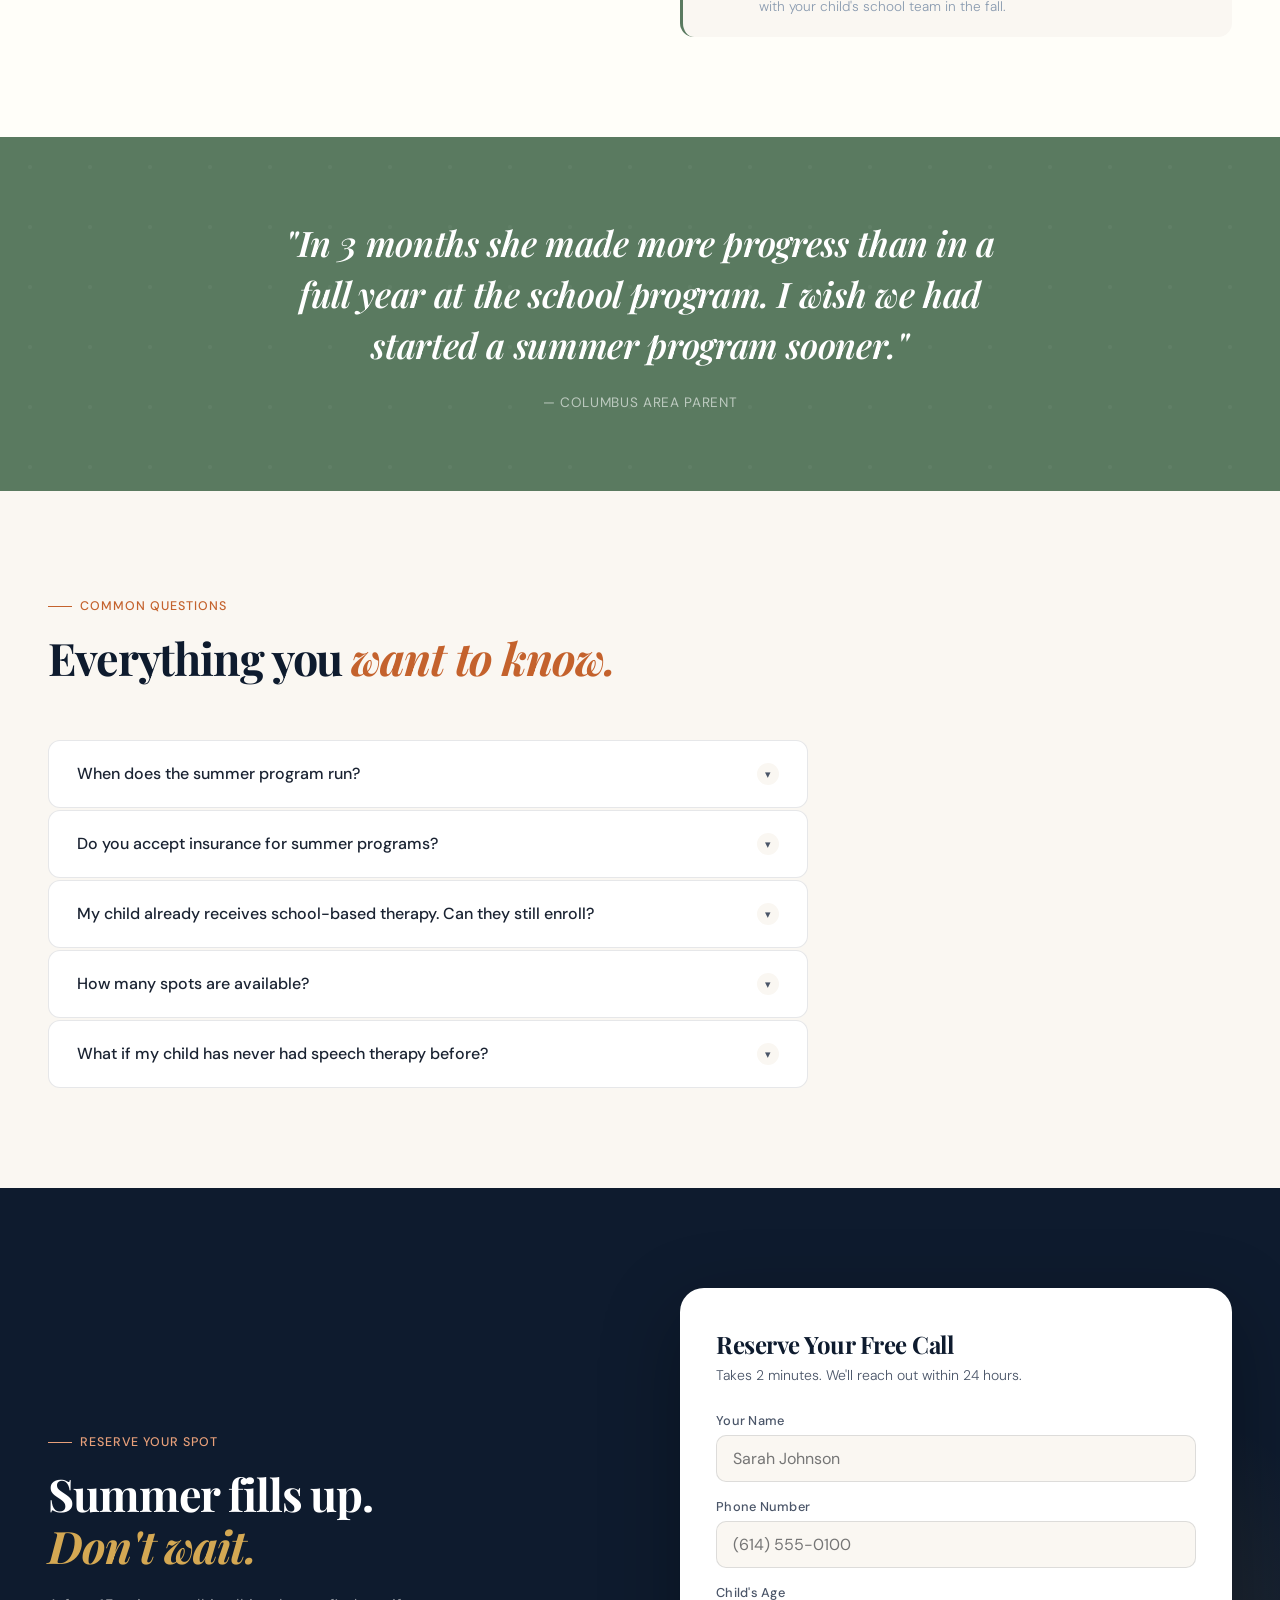
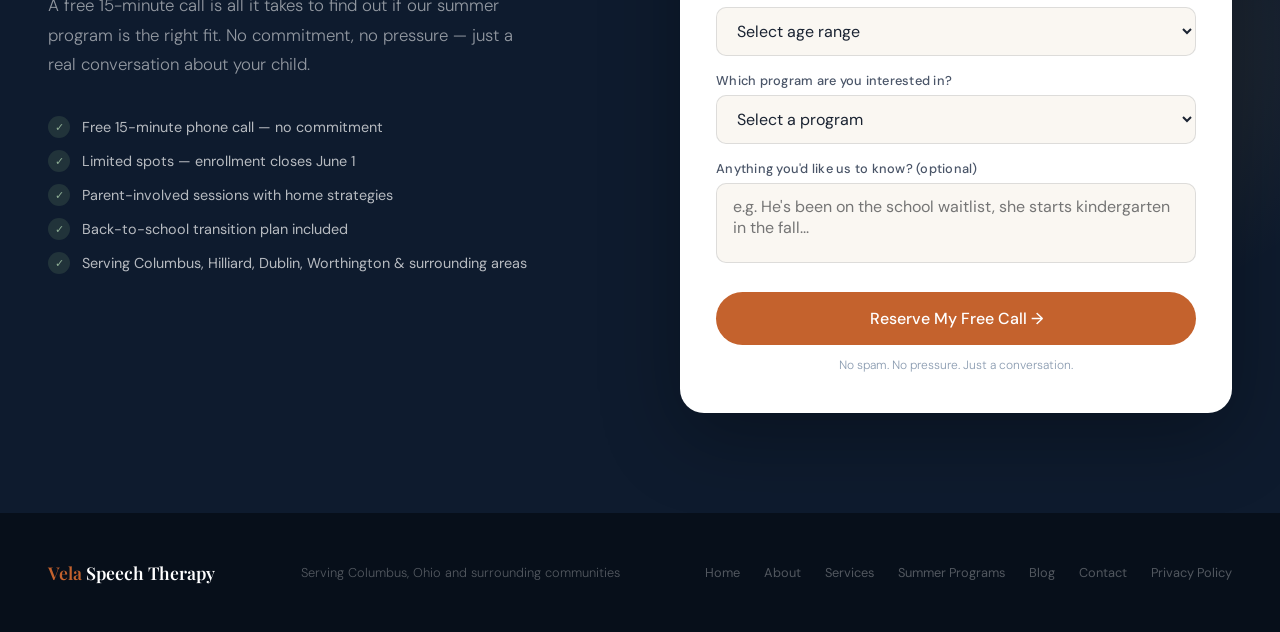
<file: summer-programs.html>
<!DOCTYPE html>
<html lang="en">

<head>
  <meta charset="UTF-8">
  <meta name="viewport" content="width=device-width, initial-scale=1.0">
  <title>Summer Speech Programs | Vela Speech Therapy | Columbus, Ohio</title>
  <link rel="preconnect" href="https://fonts.googleapis.com">
  <link rel="preconnect" href="https://fonts.gstatic.com" crossorigin>
  <link
    href="https://fonts.googleapis.com/css2?family=Playfair+Display:ital,wght@0,400;0,600;0,800;1,400;1,600&family=DM+Sans:ital,wght@0,300;0,400;0,500;1,300&display=swap"
    rel="stylesheet">

  <style>
    :root {
      --cream: #FAF7F2;
      --warm-white: #FFFEF9;
      --deep-navy: #0E1B2E;
      --sage: #5A7A60;
      --sage-light: #8FAF95;
      --terracotta: #C4622D;
      --terracotta-light: #E8A07A;
      --gold: #D4A853;
      --text-dark: #1A2332;
      --text-mid: #4A5568;
      --text-light: #8A9BB0;
      --border: rgba(14, 27, 46, 0.1);
    }

    * {
      margin: 0;
      padding: 0;
      box-sizing: border-box;
    }

    html {
      scroll-behavior: smooth;
    }

    body {
      font-family: 'DM Sans', sans-serif;
      background: var(--cream);
      color: var(--text-dark);
      overflow-x: hidden;
    }

    body::before {
      content: '';
      position: fixed;
      inset: 0;
      background-image: url("data:image/svg+xml,%3Csvg viewBox='0 0 256 256' xmlns='http://www.w3.org/2000/svg'%3E%3Cfilter id='noise'%3E%3CfeTurbulence type='fractalNoise' baseFrequency='0.9' numOctaves='4' stitchTiles='stitch'/%3E%3C/filter%3E%3Crect width='100%25' height='100%25' filter='url(%23noise)' opacity='0.03'/%3E%3C/svg%3E");
      pointer-events: none;
      z-index: 1000;
      opacity: 0.4;
    }

    /* ===== NAV ===== */
    nav {
      position: fixed;
      top: 0;
      left: 0;
      right: 0;
      z-index: 100;
      padding: 0 48px;
      height: 68px;
      display: flex;
      justify-content: space-between;
      align-items: center;
      background: rgba(250, 247, 242, 0.92);
      backdrop-filter: blur(16px);
      border-bottom: 1px solid var(--border);
    }

    .nav-logo {
      font-family: 'Playfair Display', serif;
      font-size: 1.2rem;
      font-weight: 600;
      color: var(--deep-navy);
      letter-spacing: -0.02em;
      text-decoration: none;
      flex-shrink: 0;
    }

    .nav-logo span {
      color: var(--terracotta);
    }

    .nav-links {
      display: flex;
      align-items: center;
      gap: 32px;
      list-style: none;
    }

    .nav-links a {
      font-size: 0.875rem;
      font-weight: 400;
      color: var(--text-mid);
      text-decoration: none;
      letter-spacing: 0.01em;
      transition: color 0.2s ease;
      white-space: nowrap;
      position: relative;
    }

    .nav-links a::after {
      content: '';
      position: absolute;
      bottom: -3px;
      left: 0;
      right: 0;
      height: 1.5px;
      background: var(--terracotta);
      transform: scaleX(0);
      transform-origin: left;
      transition: transform 0.25s ease;
    }

    .nav-links a:hover {
      color: var(--deep-navy);
    }

    .nav-links a:hover::after {
      transform: scaleX(1);
    }

    .nav-links a.active {
      color: var(--deep-navy);
      font-weight: 500;
    }

    .nav-links a.active::after {
      transform: scaleX(1);
    }

    .nav-right {
      display: flex;
      align-items: center;
      gap: 20px;
      flex-shrink: 0;
    }

    .nav-cta {
      background: var(--terracotta);
      color: white;
      padding: 10px 24px;
      border-radius: 50px;
      font-size: 0.875rem;
      font-weight: 500;
      text-decoration: none;
      transition: all 0.3s ease;
      white-space: nowrap;
    }

    .nav-cta:hover {
      background: var(--deep-navy);
      transform: translateY(-1px);
      box-shadow: 0 8px 24px rgba(196, 98, 45, 0.3);
    }

    .nav-hamburger {
      display: none;
      flex-direction: column;
      gap: 5px;
      background: none;
      border: none;
      cursor: pointer;
      padding: 4px;
    }

    .nav-hamburger span {
      display: block;
      width: 22px;
      height: 2px;
      background: var(--deep-navy);
      border-radius: 2px;
      transition: all 0.3s ease;
    }

    .nav-hamburger.open span:nth-child(1) {
      transform: translateY(7px) rotate(45deg);
    }

    .nav-hamburger.open span:nth-child(2) {
      opacity: 0;
    }

    .nav-hamburger.open span:nth-child(3) {
      transform: translateY(-7px) rotate(-45deg);
    }

    .nav-mobile {
      display: none;
      position: fixed;
      top: 68px;
      left: 0;
      right: 0;
      background: rgba(250, 247, 242, 0.98);
      backdrop-filter: blur(16px);
      border-bottom: 1px solid var(--border);
      padding: 24px 24px 32px;
      flex-direction: column;
      gap: 4px;
      z-index: 99;
      box-shadow: 0 12px 40px rgba(14, 27, 46, 0.1);
    }

    .nav-mobile.open {
      display: flex;
    }

    .nav-mobile a {
      font-size: 1rem;
      font-weight: 400;
      color: var(--text-mid);
      text-decoration: none;
      padding: 12px 8px;
      border-bottom: 1px solid var(--border);
      transition: color 0.2s ease;
    }

    .nav-mobile a:last-child {
      border-bottom: none;
    }

    .nav-mobile a:hover {
      color: var(--terracotta);
    }

    .nav-mobile a.active {
      color: var(--deep-navy);
      font-weight: 500;
    }

    .nav-mobile .nav-mobile-cta {
      margin-top: 16px;
      background: var(--terracotta);
      color: white;
      text-align: center;
      padding: 14px;
      border-radius: 50px;
      font-weight: 500;
      border-bottom: none;
    }

    .nav-mobile .nav-mobile-cta:hover {
      background: var(--deep-navy);
      color: white;
    }

    /* ===== SHARED ===== */
    section {
      padding: 100px 48px;
    }

    .section-eyebrow {
      display: inline-flex;
      align-items: center;
      gap: 8px;
      font-size: 0.78rem;
      font-weight: 500;
      letter-spacing: 0.08em;
      text-transform: uppercase;
      color: var(--terracotta);
      margin-bottom: 18px;
    }

    .section-eyebrow::before {
      content: '';
      width: 24px;
      height: 1px;
      background: var(--terracotta);
    }

    .section-headline {
      font-family: 'Playfair Display', serif;
      font-size: clamp(2rem, 3.5vw, 3rem);
      font-weight: 700;
      line-height: 1.15;
      letter-spacing: -0.025em;
      color: var(--deep-navy);
      margin-bottom: 20px;
    }

    .section-headline em {
      font-style: italic;
      color: var(--terracotta);
    }

    .btn-primary {
      background: var(--terracotta);
      color: white;
      padding: 16px 36px;
      border-radius: 50px;
      font-size: 1rem;
      font-weight: 500;
      text-decoration: none;
      transition: all 0.3s ease;
      box-shadow: 0 4px 20px rgba(196, 98, 45, 0.25);
      display: inline-block;
    }

    .btn-primary:hover {
      transform: translateY(-2px);
      box-shadow: 0 12px 32px rgba(196, 98, 45, 0.35);
      background: #B3571F;
    }

    /* ===== HERO ===== */
    .hero {
      min-height: 88vh;
      display: flex;
      flex-direction: column;
      justify-content: center;
      padding: 140px 48px 80px;
      position: relative;
      overflow: hidden;
      background: var(--warm-white);
    }

    .hero::before {
      content: '';
      position: absolute;
      right: -180px;
      top: -180px;
      width: 700px;
      height: 700px;
      border-radius: 50%;
      background: radial-gradient(circle, rgba(212, 168, 83, 0.15) 0%, rgba(196, 98, 45, 0.06) 50%, transparent 70%);
      pointer-events: none;
    }

    .hero::after {
      content: '';
      position: absolute;
      left: -80px;
      bottom: -80px;
      width: 400px;
      height: 400px;
      border-radius: 50%;
      background: radial-gradient(circle, rgba(90, 122, 96, 0.1) 0%, transparent 70%);
      pointer-events: none;
    }

    .hero-inner {
      max-width: 760px;
      position: relative;
      z-index: 1;
    }

    .hero-eyebrow {
      display: inline-flex;
      align-items: center;
      gap: 8px;
      background: rgba(212, 168, 83, 0.12);
      border: 1px solid rgba(212, 168, 83, 0.35);
      color: #A07A2A;
      padding: 6px 16px;
      border-radius: 50px;
      font-size: 0.8rem;
      font-weight: 500;
      letter-spacing: 0.06em;
      text-transform: uppercase;
      margin-bottom: 28px;
      animation: fadeUp 0.8s ease forwards;
      opacity: 0;
    }

    .hero-eyebrow::before {
      content: '☀';
      font-size: 0.85rem;
    }

    .hero-headline {
      font-family: 'Playfair Display', serif;
      font-size: clamp(2.8rem, 5vw, 4.4rem);
      font-weight: 800;
      line-height: 1.08;
      letter-spacing: -0.03em;
      color: var(--deep-navy);
      margin-bottom: 28px;
      animation: fadeUp 0.8s 0.15s ease forwards;
      opacity: 0;
    }

    .hero-headline em {
      font-style: italic;
      color: var(--terracotta);
    }

    .hero-sub {
      font-size: 1.15rem;
      line-height: 1.75;
      color: var(--text-mid);
      font-weight: 300;
      max-width: 560px;
      margin-bottom: 40px;
      animation: fadeUp 0.8s 0.3s ease forwards;
      opacity: 0;
    }

    .hero-cta-group {
      display: flex;
      align-items: center;
      gap: 20px;
      flex-wrap: wrap;
      animation: fadeUp 0.8s 0.45s ease forwards;
      opacity: 0;
    }

    .hero-badge {
      display: flex;
      align-items: center;
      gap: 10px;
      background: rgba(90, 122, 96, 0.1);
      border: 1px solid rgba(90, 122, 96, 0.2);
      border-radius: 50px;
      padding: 8px 18px;
      font-size: 0.85rem;
      color: var(--sage);
      font-weight: 500;
      animation: fadeUp 0.8s 0.6s ease forwards;
      opacity: 0;
      margin-top: 24px;
    }

    .hero-badge::before {
      content: '';
      width: 8px;
      height: 8px;
      background: var(--sage);
      border-radius: 50%;
      animation: pulse 2s ease-in-out infinite;
    }

    @keyframes pulse {

      0%,
      100% {
        opacity: 1;
        transform: scale(1);
      }

      50% {
        opacity: 0.5;
        transform: scale(0.8);
      }
    }

    /* ===== WHY SUMMER ===== */
    .why-section {
      background: var(--deep-navy);
      position: relative;
      overflow: hidden;
    }

    .why-section::before {
      content: '';
      position: absolute;
      right: -100px;
      top: -100px;
      width: 500px;
      height: 500px;
      background: radial-gradient(circle, rgba(212, 168, 83, 0.1) 0%, transparent 70%);
      pointer-events: none;
    }

    .why-section .section-eyebrow {
      color: var(--terracotta-light);
    }

    .why-section .section-eyebrow::before {
      background: var(--terracotta-light);
    }

    .why-section .section-headline {
      color: white;
    }

    .why-section .section-headline em {
      color: var(--gold);
    }

    .why-intro {
      font-size: 1.05rem;
      line-height: 1.8;
      color: rgba(255, 255, 255, 0.6);
      font-weight: 300;
      max-width: 640px;
      margin-bottom: 60px;
    }

    .why-grid {
      display: grid;
      grid-template-columns: repeat(auto-fit, minmax(min(260px, 100%), 1fr));
      gap: 24px;
    }

    .why-card {
      background: rgba(255, 255, 255, 0.05);
      border: 1px solid rgba(255, 255, 255, 0.08);
      border-radius: 18px;
      padding: 32px 28px;
      transition: all 0.3s ease;
      position: relative;
      overflow: hidden;
    }

    .why-card::after {
      content: '';
      position: absolute;
      bottom: 0;
      left: 0;
      right: 0;
      height: 2px;
      background: linear-gradient(90deg, var(--gold), var(--terracotta));
      transform: scaleX(0);
      transform-origin: left;
      transition: transform 0.4s ease;
    }

    .why-card:hover {
      transform: translateY(-4px);
      background: rgba(255, 255, 255, 0.08);
    }

    .why-card:hover::after {
      transform: scaleX(1);
    }

    .why-icon {
      font-size: 2rem;
      margin-bottom: 16px;
      display: block;
    }

    .why-title {
      font-family: 'Playfair Display', serif;
      font-size: 1.1rem;
      font-weight: 600;
      color: white;
      margin-bottom: 10px;
      line-height: 1.3;
    }

    .why-desc {
      font-size: 0.875rem;
      line-height: 1.7;
      color: rgba(255, 255, 255, 0.5);
      font-weight: 300;
    }

    /* ===== PROGRAMS ===== */
    .programs-section {
      background: var(--cream);
    }

    .programs-header {
      max-width: 680px;
      margin-bottom: 64px;
    }

    .programs-header p {
      font-size: 1.05rem;
      line-height: 1.75;
      color: var(--text-mid);
      font-weight: 300;
    }

    .programs-grid {
      display: grid;
      grid-template-columns: repeat(auto-fit, minmax(min(280px, 100%), 1fr));
      gap: 28px;
      align-items: start;
    }

    .program-card {
      background: white;
      border-radius: 22px;
      overflow: hidden;
      box-shadow: 0 4px 24px rgba(14, 27, 46, 0.07);
      transition: all 0.3s ease;
      position: relative;
    }

    .program-card:hover {
      transform: translateY(-6px);
      box-shadow: 0 20px 56px rgba(14, 27, 46, 0.13);
    }

    .program-card.featured {
      border: 2px solid var(--terracotta);
      transform: scale(1.03);
    }

    .program-card.featured:hover {
      transform: scale(1.03) translateY(-6px);
    }

    .featured-badge {
      position: absolute;
      top: 20px;
      right: 20px;
      background: var(--terracotta);
      color: white;
      font-size: 0.7rem;
      font-weight: 600;
      letter-spacing: 0.08em;
      text-transform: uppercase;
      padding: 4px 12px;
      border-radius: 50px;
    }

    .program-header {
      padding: 32px 28px 24px;
      border-bottom: 1px solid var(--border);
    }

    .program-tag {
      display: inline-block;
      font-size: 0.72rem;
      font-weight: 600;
      letter-spacing: 0.07em;
      text-transform: uppercase;
      color: var(--sage);
      background: rgba(90, 122, 96, 0.1);
      border-radius: 50px;
      padding: 4px 12px;
      margin-bottom: 14px;
    }

    .program-card.featured .program-tag {
      color: var(--terracotta);
      background: rgba(196, 98, 45, 0.1);
    }

    .program-name {
      font-family: 'Playfair Display', serif;
      font-size: 1.45rem;
      font-weight: 700;
      color: var(--deep-navy);
      line-height: 1.2;
      margin-bottom: 8px;
      letter-spacing: -0.02em;
    }

    .program-ages {
      font-size: 0.82rem;
      color: var(--text-light);
      font-weight: 400;
    }

    .program-body {
      padding: 24px 28px;
    }

    .program-desc {
      font-size: 0.9rem;
      line-height: 1.7;
      color: var(--text-mid);
      font-weight: 300;
      margin-bottom: 22px;
    }

    .program-features {
      display: flex;
      flex-direction: column;
      gap: 10px;
      margin-bottom: 28px;
    }

    .program-feature {
      display: flex;
      align-items: flex-start;
      gap: 10px;
      font-size: 0.85rem;
      color: var(--text-dark);
      font-weight: 400;
      line-height: 1.5;
    }

    .program-feature-dot {
      width: 18px;
      height: 18px;
      background: rgba(90, 122, 96, 0.12);
      border-radius: 50%;
      display: flex;
      align-items: center;
      justify-content: center;
      color: var(--sage);
      font-size: 0.6rem;
      flex-shrink: 0;
      margin-top: 1px;
    }

    .program-card.featured .program-feature-dot {
      background: rgba(196, 98, 45, 0.1);
      color: var(--terracotta);
    }

    .program-cta {
      display: block;
      text-align: center;
      background: var(--cream);
      color: var(--text-mid);
      border: 1.5px solid var(--border);
      padding: 13px;
      border-radius: 50px;
      font-size: 0.9rem;
      font-weight: 500;
      text-decoration: none;
      transition: all 0.25s ease;
    }

    .program-card.featured .program-cta {
      background: var(--terracotta);
      color: white;
      border-color: var(--terracotta);
      box-shadow: 0 4px 16px rgba(196, 98, 45, 0.25);
    }

    .program-cta:hover {
      background: var(--deep-navy);
      color: white;
      border-color: var(--deep-navy);
      transform: translateY(-1px);
    }

    /* ===== WHAT TO EXPECT ===== */
    .expect-section {
      background: var(--warm-white);
      display: grid;
      grid-template-columns: 1fr 1fr;
      gap: 80px;
      align-items: center;
    }

    .expect-intro p {
      font-size: 1.05rem;
      line-height: 1.8;
      color: var(--text-mid);
      font-weight: 300;
      margin-bottom: 16px;
    }

    .expect-list {
      display: flex;
      flex-direction: column;
      gap: 18px;
    }

    .expect-item {
      display: flex;
      gap: 18px;
      align-items: flex-start;
      padding: 20px 24px;
      background: var(--cream);
      border-radius: 14px;
      border-left: 3px solid var(--sage);
      transition: all 0.25s ease;
    }

    .expect-item:hover {
      transform: translateX(4px);
      box-shadow: 0 4px 20px rgba(90, 122, 96, 0.1);
    }

    .expect-num {
      width: 34px;
      height: 34px;
      background: rgba(90, 122, 96, 0.12);
      border-radius: 50%;
      display: flex;
      align-items: center;
      justify-content: center;
      font-family: 'Playfair Display', serif;
      font-size: 0.95rem;
      font-weight: 700;
      color: var(--sage);
      flex-shrink: 0;
    }

    .expect-text strong {
      display: block;
      font-size: 0.95rem;
      font-weight: 500;
      color: var(--text-dark);
      margin-bottom: 4px;
    }

    .expect-text p {
      font-size: 0.85rem;
      color: var(--text-light);
      font-weight: 300;
      line-height: 1.55;
      margin: 0;
    }

    /* ===== PULLQUOTE ===== */
    .pullquote-strip {
      background: var(--sage);
      padding: 80px 48px;
      text-align: center;
      position: relative;
      overflow: hidden;
    }

    .pullquote-strip::before {
      content: '';
      position: absolute;
      inset: 0;
      background: url("data:image/svg+xml,%3Csvg width='60' height='60' viewBox='0 0 60 60' xmlns='http://www.w3.org/2000/svg'%3E%3Cg fill='none' fill-rule='evenodd'%3E%3Cg fill='%23ffffff' fill-opacity='0.04'%3E%3Ccircle cx='30' cy='30' r='2'/%3E%3C/g%3E%3C/g%3E%3C/svg%3E");
    }

    .pullquote-inner {
      position: relative;
      z-index: 1;
      max-width: 760px;
      margin: 0 auto;
    }

    .pullquote-text {
      font-family: 'Playfair Display', serif;
      font-style: italic;
      font-size: clamp(1.5rem, 3vw, 2.2rem);
      font-weight: 600;
      color: white;
      line-height: 1.45;
      margin-bottom: 24px;
      letter-spacing: -0.01em;
    }

    .pullquote-source {
      font-size: 0.85rem;
      color: rgba(255, 255, 255, 0.6);
      letter-spacing: 0.05em;
      text-transform: uppercase;
    }

    /* ===== FAQ ===== */
    .faq-section {
      background: var(--cream);
    }

    .faq-header {
      max-width: 600px;
      margin-bottom: 56px;
    }

    .faq-list {
      max-width: 760px;
      display: flex;
      flex-direction: column;
      gap: 2px;
    }

    .faq-item {
      background: white;
      border-radius: 12px;
      overflow: hidden;
      border: 1px solid var(--border);
      transition: box-shadow 0.2s ease;
    }

    .faq-item:hover {
      box-shadow: 0 4px 16px rgba(14, 27, 46, 0.07);
    }

    .faq-question {
      width: 100%;
      background: none;
      border: none;
      padding: 22px 28px;
      display: flex;
      justify-content: space-between;
      align-items: center;
      cursor: pointer;
      font-family: 'DM Sans', sans-serif;
      font-size: 1rem;
      font-weight: 500;
      color: var(--text-dark);
      text-align: left;
      gap: 16px;
      transition: color 0.2s ease;
    }

    .faq-question:hover {
      color: var(--terracotta);
    }

    .faq-chevron {
      width: 22px;
      height: 22px;
      border-radius: 50%;
      background: var(--cream);
      display: flex;
      align-items: center;
      justify-content: center;
      flex-shrink: 0;
      font-size: 0.7rem;
      color: var(--text-mid);
      transition: all 0.3s ease;
    }

    .faq-item.open .faq-chevron {
      background: var(--terracotta);
      color: white;
      transform: rotate(180deg);
    }

    .faq-answer {
      max-height: 0;
      overflow: hidden;
      transition: max-height 0.35s ease, padding 0.3s ease;
      padding: 0 28px;
      font-size: 0.925rem;
      line-height: 1.75;
      color: var(--text-mid);
      font-weight: 300;
    }

    .faq-item.open .faq-answer {
      max-height: 300px;
      padding: 0 28px 22px;
    }

    /* ===== CTA / FORM ===== */
    .cta-section {
      background: var(--deep-navy);
      padding: 100px 48px;
      display: grid;
      grid-template-columns: 1fr 1fr;
      gap: 80px;
      align-items: center;
      position: relative;
      overflow: hidden;
    }

    .cta-section::after {
      content: '';
      position: absolute;
      right: -100px;
      top: 50%;
      transform: translateY(-50%);
      width: 500px;
      height: 500px;
      background: radial-gradient(circle, rgba(212, 168, 83, 0.12) 0%, transparent 70%);
      pointer-events: none;
    }

    .cta-left .section-eyebrow {
      color: var(--terracotta-light);
    }

    .cta-left .section-eyebrow::before {
      background: var(--terracotta-light);
    }

    .cta-left .section-headline {
      color: white;
    }

    .cta-left .section-headline em {
      color: var(--gold);
    }

    .cta-body {
      font-size: 1.05rem;
      line-height: 1.75;
      color: rgba(255, 255, 255, 0.55);
      font-weight: 300;
      margin-bottom: 36px;
      max-width: 480px;
    }

    .cta-features {
      display: flex;
      flex-direction: column;
      gap: 12px;
    }

    .cta-feature {
      display: flex;
      align-items: center;
      gap: 12px;
      font-size: 0.9rem;
      color: rgba(255, 255, 255, 0.7);
    }

    .cta-feature-check {
      width: 22px;
      height: 22px;
      background: rgba(90, 122, 96, 0.25);
      border-radius: 50%;
      display: flex;
      align-items: center;
      justify-content: center;
      color: var(--sage-light);
      font-size: 0.7rem;
      flex-shrink: 0;
    }

    .cta-right {
      position: relative;
      z-index: 1;
    }

    .cta-form {
      background: white;
      border-radius: 24px;
      padding: 40px 36px;
      box-shadow: 0 24px 80px rgba(0, 0, 0, 0.3);
    }

    .form-headline {
      font-family: 'Playfair Display', serif;
      font-size: 1.5rem;
      font-weight: 700;
      color: var(--deep-navy);
      margin-bottom: 6px;
      letter-spacing: -0.02em;
    }

    .form-sub {
      font-size: 0.875rem;
      color: var(--text-mid);
      font-weight: 300;
      margin-bottom: 28px;
    }

    .form-group {
      margin-bottom: 16px;
    }

    .form-label {
      display: block;
      font-size: 0.8rem;
      font-weight: 500;
      color: var(--text-mid);
      margin-bottom: 6px;
      letter-spacing: 0.02em;
    }

    .form-input,
    .form-select,
    .form-textarea {
      width: 100%;
      padding: 12px 16px;
      border: 1.5px solid rgba(14, 27, 46, 0.12);
      border-radius: 10px;
      font-family: 'DM Sans', sans-serif;
      font-size: 1rem;
      /* 1rem prevents iOS zoom */
      color: var(--text-dark);
      background: var(--cream);
      transition: all 0.2s ease;
      outline: none;
    }

    .form-input:focus,
    .form-select:focus,
    .form-textarea:focus {
      border-color: var(--terracotta);
      background: white;
      box-shadow: 0 0 0 3px rgba(196, 98, 45, 0.1);
    }

    .form-textarea {
      height: 80px;
      resize: none;
    }

    .form-submit {
      width: 100%;
      background: var(--terracotta);
      color: white;
      border: none;
      padding: 16px;
      border-radius: 50px;
      font-family: 'DM Sans', sans-serif;
      font-size: 1rem;
      font-weight: 500;
      cursor: pointer;
      transition: all 0.3s ease;
      margin-top: 8px;
    }

    .form-submit:hover {
      background: #B3571F;
      transform: translateY(-2px);
      box-shadow: 0 8px 24px rgba(196, 98, 45, 0.3);
    }

    .form-disclaimer {
      font-size: 0.75rem;
      color: var(--text-light);
      text-align: center;
      margin-top: 12px;
      font-weight: 300;
    }

    /* ===== FOOTER ===== */
    footer {
      background: #070F1A;
      padding: 48px;
      display: flex;
      justify-content: space-between;
      align-items: center;
      flex-wrap: wrap;
      gap: 20px;
    }

    .footer-logo {
      font-family: 'Playfair Display', serif;
      font-size: 1.1rem;
      font-weight: 600;
      color: white;
    }

    .footer-logo span {
      color: var(--terracotta);
    }

    .footer-text {
      font-size: 0.8rem;
      color: rgba(255, 255, 255, 0.3);
      font-weight: 300;
    }

    .footer-links {
      display: flex;
      gap: 24px;
    }

    .footer-links a {
      font-size: 0.8rem;
      color: rgba(255, 255, 255, 0.3);
      text-decoration: none;
      transition: color 0.2s ease;
    }

    .footer-links a:hover {
      color: white;
    }

    /* ===== ANIMATIONS ===== */
    @keyframes fadeUp {
      from {
        opacity: 0;
        transform: translateY(28px);
      }

      to {
        opacity: 1;
        transform: translateY(0);
      }
    }

    .reveal {
      opacity: 0;
      transform: translateY(32px);
      transition: all 0.7s cubic-bezier(0.16, 1, 0.3, 1);
    }

    .reveal.visible {
      opacity: 1;
      transform: translateY(0);
    }

    /* ===== RESPONSIVE ===== */
    @media (max-width: 900px) {
      nav {
        padding: 0 24px;
      }

      .nav-links {
        display: none;
      }

      .nav-hamburger {
        display: flex;
      }

      .nav-cta {
        display: none;
      }

      section {
        padding: 72px 24px;
      }

      .hero {
        padding: 110px 24px 64px;
        min-height: auto;
      }

      .why-grid {
        grid-template-columns: 1fr;
      }

      .programs-grid {
        grid-template-columns: 1fr;
      }

      .program-card.featured {
        transform: none;
      }

      .program-card.featured:hover {
        transform: translateY(-6px);
      }

      .expect-section {
        grid-template-columns: 1fr;
        gap: 48px;
      }

      .cta-section {
        grid-template-columns: 1fr;
        padding: 72px 24px;
        gap: 48px;
      }

      .pullquote-strip {
        padding: 64px 24px;
      }

      footer {
        flex-direction: column;
        text-align: center;
        padding: 36px 24px;
      }

      .footer-links {
        flex-wrap: wrap;
        justify-content: center;
      }
    }

    @media (max-width: 600px) {
      .hero-headline {
        font-size: 2.2rem;
      }

      .program-name {
        font-size: 1.2rem;
      }

      .cta-form {
        padding: 28px 20px;
      }
    }
  </style>
<!-- Microsoft Clarity -->
<script type="text/javascript">
    (function(c,l,a,r,i,t,y){
        c[a]=c[a]||function(){(c[a].q=c[a].q||[]).push(arguments)};
        t=l.createElement(r);t.async=1;t.src="https://www.clarity.ms/tag/"+i;
        y=l.getElementsByTagName(r)[0];y.parentNode.insertBefore(t,y);
    })(window, document, "clarity", "script", "z8m82971bk");
</script>
</head>

<body>

  <!-- NAV -->
  <nav>
    <a href="/index.html" class="nav-logo"><span>Vela </span>Speech Therapy</a>
    <ul class="nav-links">
      <li><a href="/index.html">Home</a></li>
      <li><a href="/about.html">About</a></li>
      <li><a href="/services.html">Services</a></li>
      <li><a href="/summer-programs.html" class="active">Summer Programs</a></li>
      <li><a href="/blog/">Blog</a></li>
      <li><a href="#contact">Contact</a></li>
    </ul>
    <div class="nav-right">
      <a href="#contact" class="nav-cta">Reserve a Spot</a>
      <button class="nav-hamburger" id="hamburger" aria-label="Open menu">
        <span></span><span></span><span></span>
      </button>
    </div>
  </nav>

  <!-- MOBILE NAV DRAWER -->
  <div class="nav-mobile" id="mobile-nav">
    <a href="/index.html">Home</a>
    <a href="/about.html">About</a>
    <a href="/services.html">Services</a>
    <a href="/summer-programs.html" class="active">Summer Programs</a>
    <a href="/blog/">Blog</a>
    <a href="#contact">Contact</a>
    <a href="#contact" class="nav-mobile-cta">Reserve a Spot</a>
  </div>


  <!-- HERO -->
  <section class="hero">
    <div class="hero-inner">
      <div class="hero-eyebrow">Summer 2025 · Columbus, Ohio · Limited Spots</div>
      <h1 class="hero-headline">
        Summer is the <em>best time</em><br>
        to help your child find<br>
        their voice.
      </h1>
      <p class="hero-sub">
        No school schedules. No waitlists. No competing distractions.
        Our summer speech programs give children dedicated time to grow — and give parents
        real tools to keep that momentum going all year long.
      </p>
      <div class="hero-cta-group">
        <a href="#contact" class="btn-primary">Reserve a Spot</a>
      </div>
      <div class="hero-badge">Spots filling fast — enrollment closes June 1</div>
    </div>
  </section>


  <!-- WHY SUMMER -->
  <section class="why-section">
    <div class="section-eyebrow reveal">Why summer</div>
    <h2 class="section-headline reveal">The most <em>overlooked</em> window<br>for speech progress.</h2>
    <p class="why-intro reveal">
      Summer isn't just a break — it's one of the most powerful opportunities for speech development.
      Without school interruptions, children can build momentum faster than at any other time of year.
    </p>
    <div class="why-grid">
      <div class="why-card reveal">
        <span class="why-icon">🗓️</span>
        <div class="why-title">Consistent, uninterrupted sessions</div>
        <div class="why-desc">No snow days, field trips, or early dismissals pulling your child out of their rhythm.
          Summer allows the consistent weekly sessions that create lasting progress.</div>
      </div>
      <div class="why-card reveal">
        <span class="why-icon">🚀</span>
        <div class="why-title">Arrive ready for the school year</div>
        <div class="why-desc">Children who receive targeted support over the summer enter the fall more confident, more
          communicative, and better prepared for classroom demands.</div>
      </div>
      <div class="why-card reveal">
        <span class="why-icon">🧠</span>
        <div class="why-title">Reduced anxiety, better learning</div>
        <div class="why-desc">Lower-pressure summer environments help children take risks with communication that they
          wouldn't in the classroom. Play-based therapy thrives in this season.</div>
      </div>
    </div>
  </section>


  <!-- PROGRAMS -->
  <section class="programs-section" id="programs">
    <div class="programs-header reveal">
      <div class="section-eyebrow">Summer programs</div>
      <h2 class="section-headline">Find the right <em>fit.</em></h2>
      <p>Every child's communication journey is different. Choose the program that matches where your child is — and
        where you want them to go by September.</p>
    </div>

    <div class="programs-grid">
      <div class="program-card reveal">
        <div class="program-header">
          <div class="program-tag">Early Communicators</div>
          <div class="program-name">Little Voices</div>
          <div class="program-ages">Ages 2–4 · Early Language Development</div>
        </div>
        <div class="program-body">
          <p class="program-desc">Play-based, parent-involved sessions designed to build early vocabulary, social
            communication, and expressive language for toddlers and preschoolers.</p>
          <div class="program-features">
            <div class="program-feature">
              <div class="program-feature-dot">✓</div>2 sessions per week, 45 min each
            </div>
            <div class="program-feature">
              <div class="program-feature-dot">✓</div>Parent coaching included every session
            </div>
            <div class="program-feature">
              <div class="program-feature-dot">✓</div>Home strategy guide provided
            </div>
            <div class="program-feature">
              <div class="program-feature-dot">✓</div>Progress report at end of summer
            </div>
          </div>
          <a href="#contact" class="program-cta">Inquire About This Program</a>
        </div>
      </div>

      <div class="program-card featured reveal">
        <div class="featured-badge">Most Popular</div>
        <div class="program-header">
          <div class="program-tag">School-Age Focus</div>
          <div class="program-name">Summer Strong</div>
          <div class="program-ages">Ages 4–8 · Articulation & Fluency</div>
        </div>
        <div class="program-body">
          <p class="program-desc">Our signature summer program targeting articulation, phonological awareness, and
            expressive language — so children arrive at school confident and ready to be heard.</p>
          <div class="program-features">
            <div class="program-feature">
              <div class="program-feature-dot">✓</div>3 sessions per week, 50 min each
            </div>
            <div class="program-feature">
              <div class="program-feature-dot">✓</div>Individual + small group options
            </div>
            <div class="program-feature">
              <div class="program-feature-dot">✓</div>Bi-weekly parent progress updates
            </div>
            <div class="program-feature">
              <div class="program-feature-dot">✓</div>Kindergarten readiness screening
            </div>
            <div class="program-feature">
              <div class="program-feature-dot">✓</div>End-of-summer school transition plan
            </div>
          </div>
          <a href="#contact" class="program-cta">Reserve a Spot</a>
        </div>
      </div>

      <div class="program-card reveal">
        <div class="program-header">
          <div class="program-tag">Executive Function</div>
          <div class="program-name">Think & Connect</div>
          <div class="program-ages">Ages 7–12 · Language & Executive Function</div>
        </div>
        <div class="program-body">
          <p class="program-desc">For older children navigating language-based learning differences, social
            communication, or executive function challenges — building skills that transfer into the classroom and
            beyond.</p>
          <div class="program-features">
            <div class="program-feature">
              <div class="program-feature-dot">✓</div>2 sessions per week, 55 min each
            </div>
            <div class="program-feature">
              <div class="program-feature-dot">✓</div>Narrative language & social skills focus
            </div>
            <div class="program-feature">
              <div class="program-feature-dot">✓</div>School team collaboration available
            </div>
            <div class="program-feature">
              <div class="program-feature-dot">✓</div>Progress report at end of summer
            </div>
          </div>
          <a href="#contact" class="program-cta">Inquire About This Program</a>
        </div>
      </div>
    </div>
  </section>


  <!-- WHAT TO EXPECT -->
  <section class="expect-section" id="how-it-works">
    <div class="expect-intro reveal">
      <div class="section-eyebrow">What to expect</div>
      <h2 class="section-headline">From first call to <em>first session.</em></h2>
      <p>Enrollment is simple. No long intake forms, no waitlists, no guessing. A clear, personal process from the
        moment you reach out.</p>
      <p>Summer spots are limited intentionally — so your child always gets a dedicated therapist, not a crowded
        caseload.</p>
    </div>
    <div class="expect-list reveal">
      <div class="expect-item">
        <div class="expect-num">1</div>
        <div class="expect-text"><strong>Free 15-Min Phone Call</strong>
          <p>Tell us about your child and what you're hoping for this summer. We'll match you to the right program.</p>
        </div>
      </div>
      <div class="expect-item">
        <div class="expect-num">2</div>
        <div class="expect-text"><strong>Play-Based Evaluation</strong>
          <p>A thorough, child-friendly assessment to understand exactly where your child is and what they need most.
          </p>
        </div>
      </div>
      <div class="expect-item">
        <div class="expect-num">3</div>
        <div class="expect-text"><strong>Summer Plan Built Around Your Child</strong>
          <p>A personalized therapy plan with measurable goals and home strategies so progress doesn't stop at the door.
          </p>
        </div>
      </div>
      <div class="expect-item">
        <div class="expect-num">4</div>
        <div class="expect-text"><strong>Regular Parent Updates</strong>
          <p>You're involved every step of the way — not waiting in the lobby. You'll always know how it's going.</p>
        </div>
      </div>
      <div class="expect-item">
        <div class="expect-num">5</div>
        <div class="expect-text"><strong>Back-to-School Ready</strong>
          <p>A written transition summary with recommendations you can share with your child's school team in the fall.
          </p>
        </div>
      </div>
    </div>
  </section>


  <!-- PULLQUOTE -->
  <div class="pullquote-strip">
    <div class="pullquote-inner">
      <div class="pullquote-text">"In 3 months she made more progress than in a full year at the school program. I wish
        we had started a summer program sooner."</div>
      <div class="pullquote-source">— Columbus area parent</div>
    </div>
  </div>


  <!-- FAQ -->
  <section class="faq-section">
    <div class="faq-header reveal">
      <div class="section-eyebrow">Common questions</div>
      <h2 class="section-headline">Everything you <em>want to know.</em></h2>
    </div>
    <div class="faq-list reveal">
      <div class="faq-item">
        <button class="faq-question">When does the summer program run?<span class="faq-chevron">▾</span></button>
        <div class="faq-answer">Our summer programs run from June through August. Exact session scheduling is flexible
          and arranged during your initial consultation to fit your family's summer calendar.</div>
      </div>
      <div class="faq-item">
        <button class="faq-question">Do you accept insurance for summer programs?<span
            class="faq-chevron">▾</span></button>
        <div class="faq-answer">We work with many insurance providers and can help you understand your coverage before
          you commit. Contact us and we'll walk you through your options — no surprises.</div>
      </div>
      <div class="faq-item">
        <button class="faq-question">My child already receives school-based therapy. Can they still enroll?<span
            class="faq-chevron">▾</span></button>
        <div class="faq-answer">Absolutely. Many of our summer families supplement school-based services with private
          therapy during the summer months — especially since school services are paused over break. We're happy to
          collaborate with your child's school team.</div>
      </div>
      <div class="faq-item">
        <button class="faq-question">How many spots are available?<span class="faq-chevron">▾</span></button>
        <div class="faq-answer">We intentionally limit summer enrollment so every child gets a dedicated therapist and
          consistent scheduling. Spots are offered on a first-come basis after your initial consultation. We recommend
          reaching out early.</div>
      </div>
      <div class="faq-item">
        <button class="faq-question">What if my child has never had speech therapy before?<span
            class="faq-chevron">▾</span></button>
        <div class="faq-answer">Summer is actually a wonderful time to start for the first time. Lower-pressure
          schedules, play-based sessions, and consistent access to the same therapist makes the transition into therapy
          much smoother.</div>
      </div>
    </div>
  </section>


  <!-- CTA / CONTACT FORM -->
  <section class="cta-section" id="contact">
    <div class="cta-left">
      <div class="section-eyebrow">Reserve your spot</div>
      <h2 class="section-headline">Summer fills up.<br><em>Don't wait.</em></h2>
      <p class="cta-body">A free 15-minute call is all it takes to find out if our summer program is the right fit. No
        commitment, no pressure — just a real conversation about your child.</p>
      <div class="cta-features">
        <div class="cta-feature">
          <div class="cta-feature-check">✓</div>Free 15-minute phone call — no commitment
        </div>
        <div class="cta-feature">
          <div class="cta-feature-check">✓</div>Limited spots — enrollment closes June 1
        </div>
        <div class="cta-feature">
          <div class="cta-feature-check">✓</div>Parent-involved sessions with home strategies
        </div>
        <div class="cta-feature">
          <div class="cta-feature-check">✓</div>Back-to-school transition plan included
        </div>
        <div class="cta-feature">
          <div class="cta-feature-check">✓</div>Serving Columbus, Hilliard, Dublin, Worthington & surrounding areas
        </div>
      </div>
    </div>

    <div class="cta-right">
      <div class="cta-form">
        <div class="form-headline">Reserve Your Free Call</div>
        <div class="form-sub">Takes 2 minutes. We'll reach out within 24 hours.</div>
        <form id="summer-contact-form" name="summer-programs" method="POST" data-netlify="true"
          netlify-honeypot="bot-field">
          <input type="hidden" name="form-name" value="summer-programs">
          <p style="display:none;"><label>Don't fill this out: <input name="bot-field"></label></p>
          <div class="form-group">
            <label class="form-label">Your Name</label>
            <input class="form-input" type="text" name="name" placeholder="Sarah Johnson" required>
          </div>
          <div class="form-group">
            <label class="form-label">Phone Number</label>
            <input class="form-input" type="tel" name="phone" placeholder="(614) 555-0100" required>
          </div>
          <div class="form-group">
            <label class="form-label">Child's Age</label>
            <select class="form-select" name="child-age" required>
              <option value="">Select age range</option>
              <option>Under 2 years</option>
              <option>2–3 years</option>
              <option>3–5 years</option>
              <option>5–8 years</option>
              <option>8+ years</option>
            </select>
          </div>
          <div class="form-group">
            <label class="form-label">Which program are you interested in?</label>
            <select class="form-select" name="program-interest">
              <option value="">Select a program</option>
              <option>Little Voices (Ages 2–4)</option>
              <option>Summer Strong (Ages 4–8)</option>
              <option>Think &amp; Connect (Ages 7–12)</option>
              <option>Not sure — help me choose</option>
            </select>
          </div>
          <div class="form-group">
            <label class="form-label">Anything you'd like us to know? (optional)</label>
            <textarea class="form-textarea" name="message"
              placeholder="e.g. He's been on the school waitlist, she starts kindergarten in the fall..."></textarea>
          </div>
          <button type="submit" class="form-submit" id="summer-submit-btn">Reserve My Free Call →</button>
          <div class="form-disclaimer">No spam. No pressure. Just a conversation.</div>
        </form>
      </div>
    </div>
  </section>


  <!-- FOOTER -->
  <footer>
    <div class="footer-logo"><span>Vela </span>Speech Therapy</div>
    <div class="footer-text">Serving Columbus, Ohio and surrounding communities</div>
    <div class="footer-links">
      <a href="/index.html">Home</a>
      <a href="/about.html">About</a>
      <a href="/services.html">Services</a>
      <a href="/summer-programs.html">Summer Programs</a>
      <a href="/blog/">Blog</a>
      <a href="#contact">Contact</a>
      <a href="/privacy-policy.html">Privacy Policy</a>
    </div>
  </footer>


  <script>
    // ===== MOBILE NAV =====
    // Null checks prevent crash when elements don't exist
    const hamburger = document.getElementById('hamburger');
    const mobileNav = document.getElementById('mobile-nav');

    if (hamburger && mobileNav) {
      hamburger.addEventListener('click', () => {
        hamburger.classList.toggle('open');
        mobileNav.classList.toggle('open');
      });
      mobileNav.querySelectorAll('a').forEach(link => {
        link.addEventListener('click', () => {
          hamburger.classList.remove('open');
          mobileNav.classList.remove('open');
        });
      });
    }

    // ===== SCROLL REVEAL =====
    const reveals = document.querySelectorAll('.reveal');
    const observer = new IntersectionObserver((entries) => {
      entries.forEach((entry) => {
        if (entry.isIntersecting) {
          const siblings = entry.target.parentElement.querySelectorAll('.reveal');
          let delay = 0;
          siblings.forEach((sib, idx) => {
            if (sib === entry.target) delay = idx * 80;
          });
          setTimeout(() => entry.target.classList.add('visible'), delay);
          observer.unobserve(entry.target);
        }
      });
    }, { threshold: 0.08 });

    reveals.forEach(el => observer.observe(el));

    // ===== FAQ ACCORDION =====
    document.querySelectorAll('.faq-question').forEach(btn => {
      btn.addEventListener('click', () => {
        const item = btn.closest('.faq-item');
        const isOpen = item.classList.contains('open');
        document.querySelectorAll('.faq-item').forEach(i => i.classList.remove('open'));
        if (!isOpen) item.classList.add('open');
      });
    });

    // ===== NETLIFY FORM SUBMIT =====
    const summerForm = document.getElementById('summer-contact-form');
    const summerBtn = document.getElementById('summer-submit-btn');

    if (summerForm && summerBtn) {
      summerForm.addEventListener('submit', async function (e) {
        e.preventDefault();

        const nameVal = summerForm.querySelector('input[name="name"]').value.trim();
        const phoneVal = summerForm.querySelector('input[name="phone"]').value.trim();

        if (!nameVal || !phoneVal) {
          if (!nameVal) {
            summerForm.querySelector('input[name="name"]').style.borderColor = '#C4622D';
            summerForm.querySelector('input[name="name"]').focus();
          } else {
            summerForm.querySelector('input[name="phone"]').style.borderColor = '#C4622D';
            summerForm.querySelector('input[name="phone"]').focus();
          }
          return;
        }

        summerBtn.textContent = 'Sending…';
        summerBtn.disabled = true;
        summerBtn.style.opacity = '0.7';

        try {
          const formData = new FormData(summerForm);
          const response = await fetch('/', {
            method: 'POST',
            headers: { 'Content-Type': 'application/x-www-form-urlencoded' },
            body: new URLSearchParams(formData).toString(),
          });

          if (response.ok) {
            summerBtn.textContent = "✓ We'll be in touch within 24 hours!";
            summerBtn.style.background = '#5A7A60';
            summerBtn.style.opacity = '1';
            summerBtn.style.transform = 'none';
            summerBtn.style.boxShadow = 'none';
            summerForm.querySelectorAll('input, select, textarea').forEach(el => el.disabled = true);
          } else {
            throw new Error('Server error');
          }
        } catch (err) {
          summerBtn.textContent = 'Something went wrong — please call us directly';
          summerBtn.style.background = '#C4622D';
          summerBtn.style.opacity = '1';
          summerBtn.disabled = false;
        }
      });
    }
  </script>

</body>

</html>
</file>
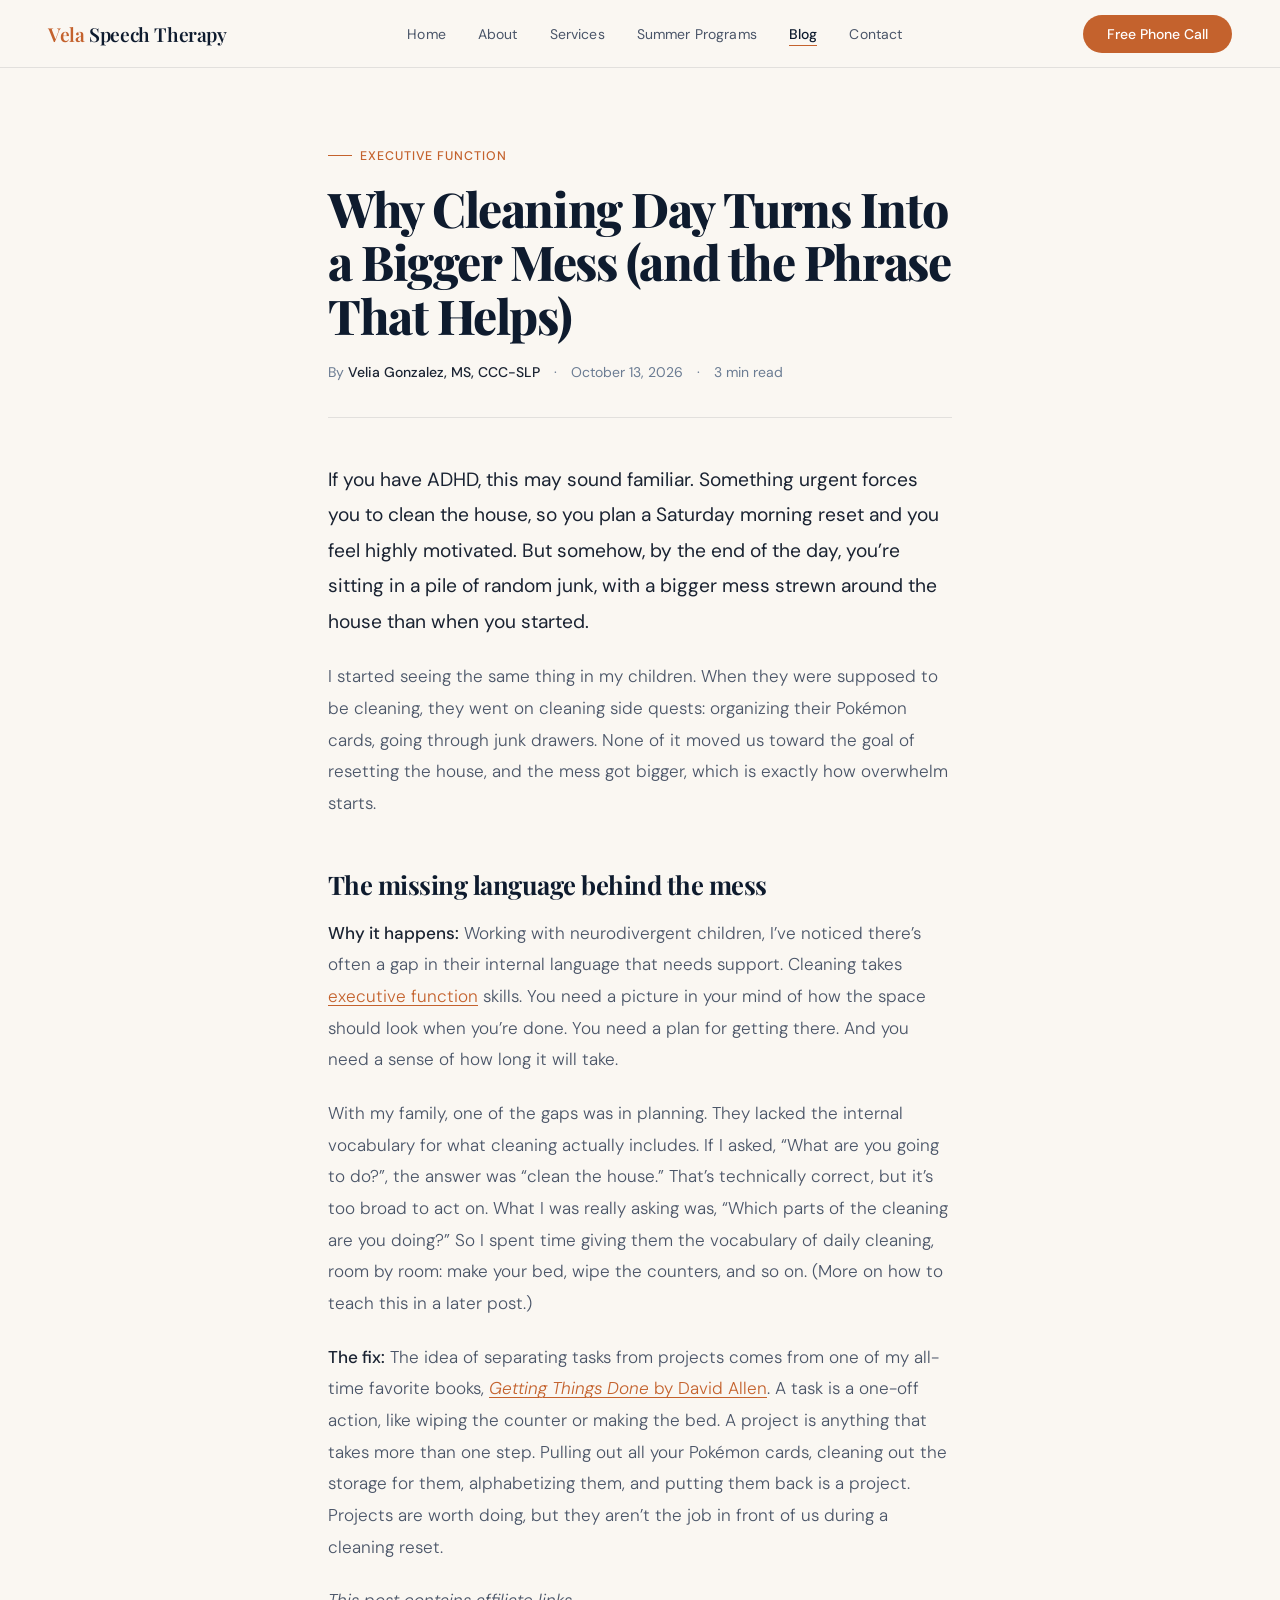
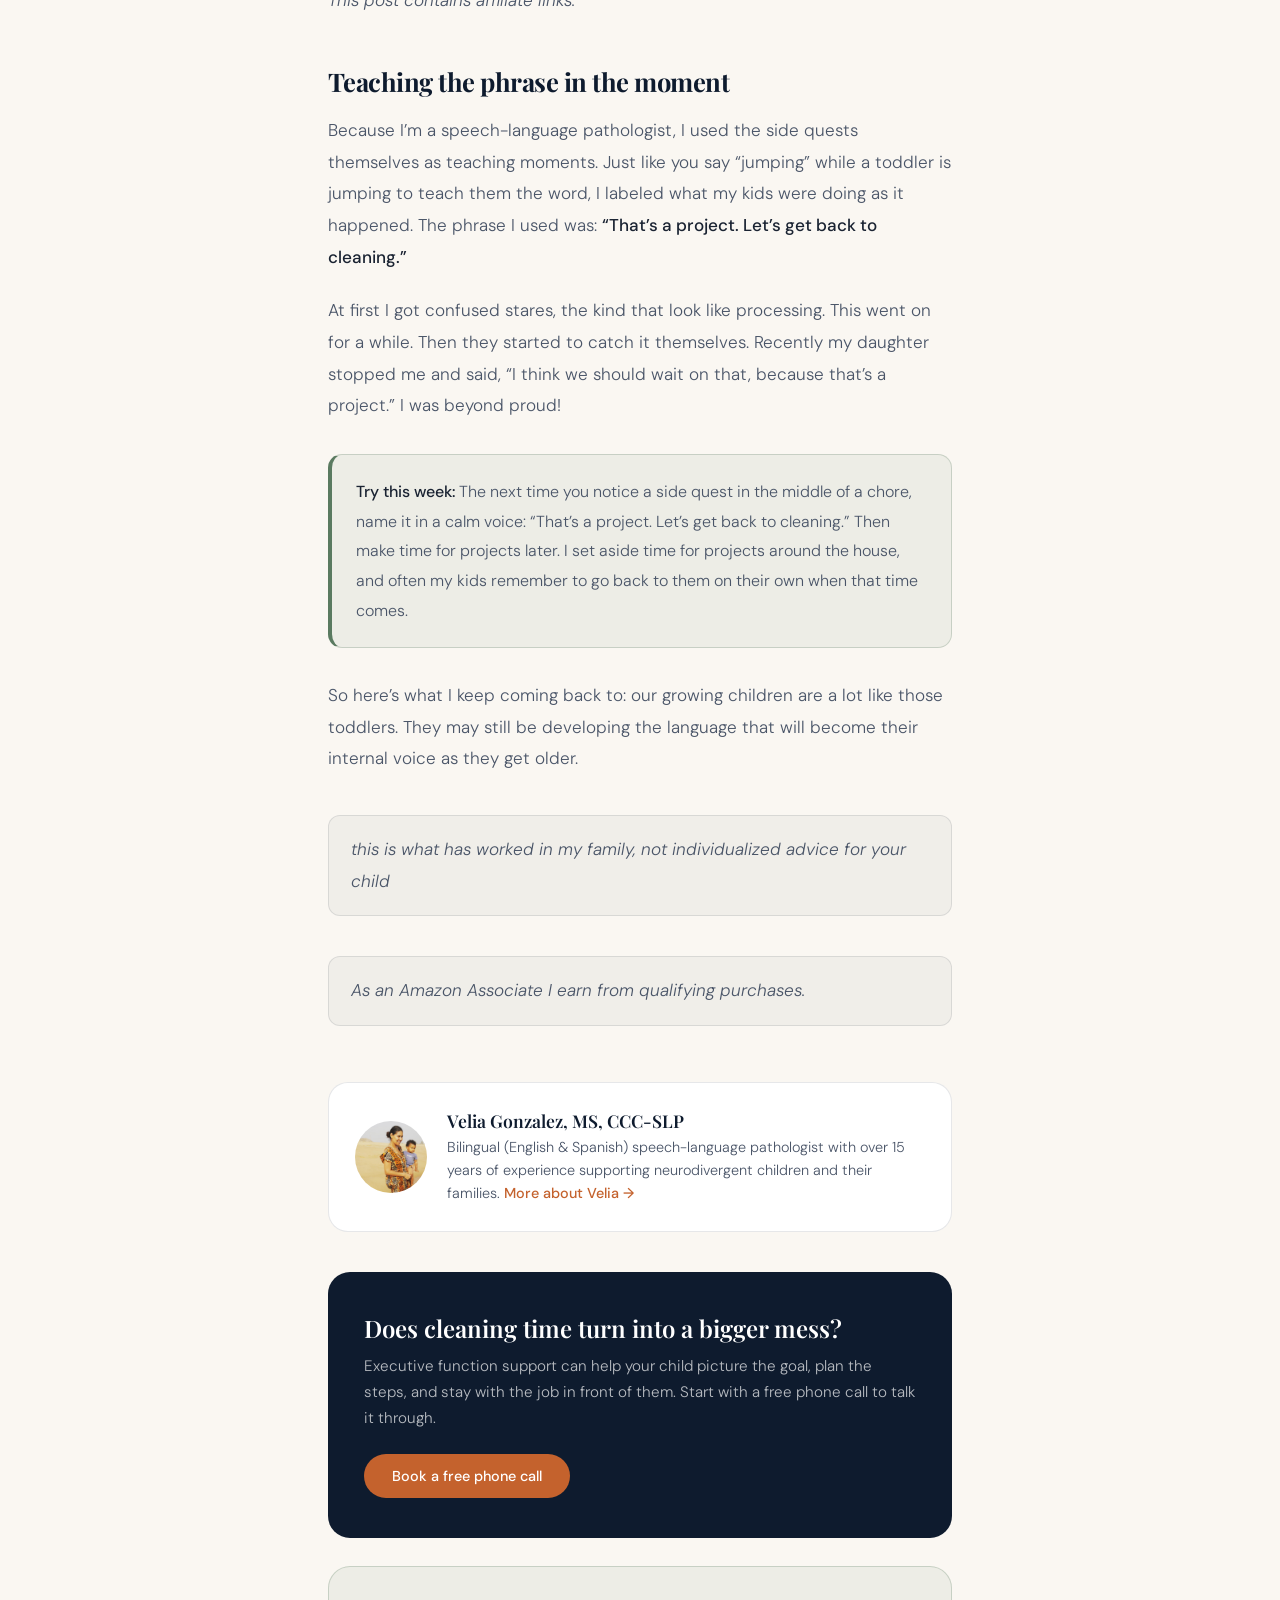
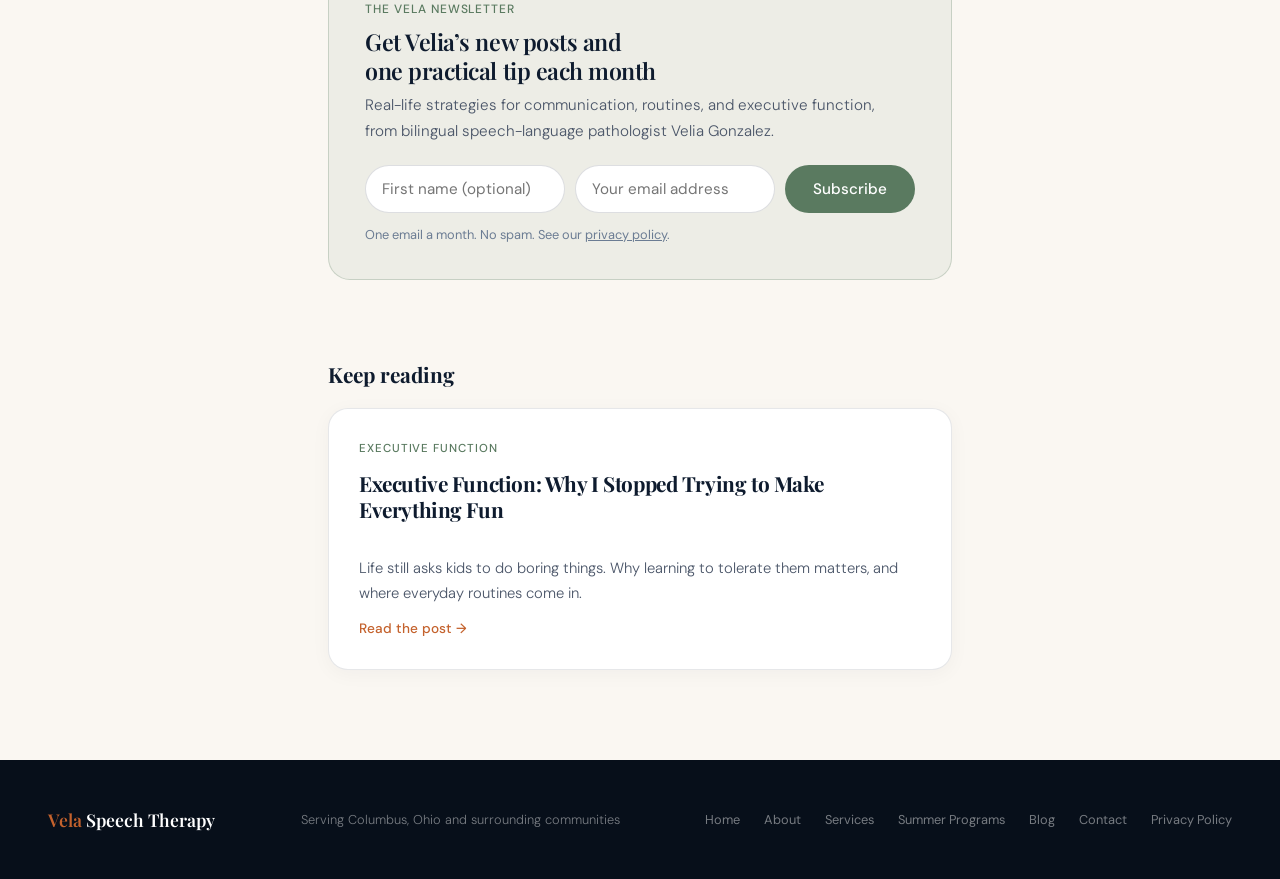
<file: blog/adhd-cleaning-side-quests-tasks-vs-projects.html>
<!DOCTYPE html>
<html lang="en">
<head>
  <meta charset="UTF-8">
  <meta name="viewport" content="width=device-width, initial-scale=1.0">
  <title>ADHD Cleaning Side Quests: The Phrase That Helps | Vela</title>
  <meta name="description" content="Why cleaning day with ADHD kids turns into a bigger mess, and the simple phrase a speech-language pathologist uses to separate quick tasks from projects.">
  <link rel="canonical" href="https://velaspeechtherapy.com/blog/adhd-cleaning-side-quests-tasks-vs-projects.html">

  <!-- Open Graph / social sharing -->
  <meta property="og:type" content="article">
  <meta property="og:title" content="Why Cleaning Day Turns Into a Bigger Mess (and the Phrase That Helps)">
  <meta property="og:description" content="Cleaning side quests, tasks vs. projects, and the calm phrase that helps kids get back to the job in front of them.">
  <meta property="og:url" content="https://velaspeechtherapy.com/blog/adhd-cleaning-side-quests-tasks-vs-projects.html">
  <meta property="og:site_name" content="Vela Speech Therapy">
  <meta property="og:image" content="https://velaspeechtherapy.com/images/velia-los-angeles.jpg">
  <meta name="twitter:card" content="summary_large_image">

  <link rel="preconnect" href="https://fonts.googleapis.com">
  <link rel="preconnect" href="https://fonts.gstatic.com" crossorigin>
  <link href="https://fonts.googleapis.com/css2?family=Playfair+Display:ital,wght@0,400;0,600;0,700;0,800;1,400;1,600&family=DM+Sans:ital,wght@0,300;0,400;0,500;1,300&display=swap" rel="stylesheet">
  <link rel="stylesheet" href="/blog/blog.css">

  <script type="application/ld+json">
  {
    "@context": "https://schema.org",
    "@type": "BlogPosting",
    "headline": "Why Cleaning Day Turns Into a Bigger Mess (and the Phrase That Helps)",
    "description": "Why cleaning day with ADHD kids turns into a bigger mess, and the simple phrase a speech-language pathologist uses to separate quick tasks from projects.",
    "datePublished": "2026-10-13",
    "dateModified": "2026-10-13",
    "mainEntityOfPage": "https://velaspeechtherapy.com/blog/adhd-cleaning-side-quests-tasks-vs-projects.html",
    "image": "https://velaspeechtherapy.com/images/velia-los-angeles.jpg",
    "keywords": "ADHD cleaning, ADHD kids chores, tasks vs projects, executive function, side quests, internal language, speech therapy Columbus Ohio",
    "author": {
      "@type": "Person",
      "name": "Velia Gonzalez",
      "jobTitle": "Speech-Language Pathologist (MS, CCC-SLP)",
      "url": "https://velaspeechtherapy.com/about.html"
    },
    "publisher": {
      "@type": "Organization",
      "name": "Vela Speech Therapy",
      "url": "https://velaspeechtherapy.com/"
    }
  }
  </script>
<!-- Microsoft Clarity -->
<script type="text/javascript">
    (function(c,l,a,r,i,t,y){
        c[a]=c[a]||function(){(c[a].q=c[a].q||[]).push(arguments)};
        t=l.createElement(r);t.async=1;t.src="https://www.clarity.ms/tag/"+i;
        y=l.getElementsByTagName(r)[0];y.parentNode.insertBefore(t,y);
    })(window, document, "clarity", "script", "z8m82971bk");
</script>
</head>

<body>

<nav>
  <a href="/index.html" class="nav-logo"><span>Vela </span>Speech Therapy</a>
  <ul class="nav-links">
    <li><a href="/index.html">Home</a></li>
    <li><a href="/about.html">About</a></li>
    <li><a href="/services.html">Services</a></li>
    <li><a href="/summer-programs.html">Summer Programs</a></li>
    <li><a href="/blog/" class="active">Blog</a></li>
    <li><a href="/index.html#contact">Contact</a></li>
  </ul>
  <div class="nav-right">
    <a href="/index.html#contact" class="nav-cta">Free Phone Call</a>
    <button class="nav-hamburger" id="hamburger" aria-label="Open menu">
      <span></span><span></span><span></span>
    </button>
  </div>
</nav>

<div class="nav-mobile" id="mobile-nav">
  <a href="/index.html">Home</a>
  <a href="/about.html">About</a>
  <a href="/services.html">Services</a>
  <a href="/summer-programs.html">Summer Programs</a>
  <a href="/blog/" class="active">Blog</a>
  <a href="/index.html#contact">Contact</a>
  <a href="/index.html#contact" class="nav-mobile-cta">Free Phone Call</a>
</div>

<main>
  <article class="post-wrapper">

    <header class="post-header">
      <a href="/blog/" class="page-eyebrow">Executive Function</a>
      <h1>Why Cleaning Day Turns Into a Bigger Mess (and the Phrase That Helps)</h1>
      <div class="post-meta">
        <span>By <strong>Velia Gonzalez, MS, CCC-SLP</strong></span>
        <span>·</span>
        <time datetime="2026-10-13">October 13, 2026</time>
        <span>·</span>
        <span>3 min read</span>
      </div>
    </header>

    <div class="post-body">

      <p class="lede">If you have ADHD, this may sound familiar. Something urgent forces you to clean the house, so you plan a Saturday morning reset and you feel highly motivated. But somehow, by the end of the day, you’re sitting in a pile of random junk, with a bigger mess strewn around the house than when you started.</p>

      <p>I started seeing the same thing in my children. When they were supposed to be cleaning, they went on cleaning side quests: organizing their Pokémon cards, going through junk drawers. None of it moved us toward the goal of resetting the house, and the mess got bigger, which is exactly how overwhelm starts.</p>

      <h2 id="missing-language">The missing language behind the mess</h2>

      <p><strong>Why it happens:</strong> Working with neurodivergent children, I’ve noticed there’s often a gap in their internal language that needs support. Cleaning takes <a href="/services.html#executive-function">executive function</a> skills. You need a picture in your mind of how the space should look when you’re done. You need a plan for getting there. And you need a sense of how long it will take.</p>

      <p>With my family, one of the gaps was in planning. They lacked the internal vocabulary for what cleaning actually includes. If I asked, “What are you going to do?”, the answer was “clean the house.” That’s technically correct, but it’s too broad to act on. What I was really asking was, “Which parts of the cleaning are you doing?” So I spent time giving them the vocabulary of daily cleaning, room by room: make your bed, wipe the counters, and so on. (More on how to teach this in a later post.)</p>

      <p><strong>The fix:</strong> The idea of separating tasks from projects comes from one of my all-time favorite books, <a href="https://amzn.to/4hXngeW" target="_blank" rel="sponsored nofollow noopener"><em>Getting Things Done</em> by David Allen</a>. A task is a one-off action, like wiping the counter or making the bed. A project is anything that takes more than one step. Pulling out all your Pokémon cards, cleaning out the storage for them, alphabetizing them, and putting them back is a project. Projects are worth doing, but they aren’t the job in front of us during a cleaning reset.</p>

      <p><em>This post contains affiliate links.</em></p>

      <h2 id="teaching-the-phrase">Teaching the phrase in the moment</h2>

      <p>Because I’m a speech-language pathologist, I used the side quests themselves as teaching moments. Just like you say “jumping” while a toddler is jumping to teach them the word, I labeled what my kids were doing as it happened. The phrase I used was: <strong>“That’s a project. Let’s get back to cleaning.”</strong></p>

      <p>At first I got confused stares, the kind that look like processing. This went on for a while. Then they started to catch it themselves. Recently my daughter stopped me and said, “I think we should wait on that, because that’s a project.” I was beyond proud!</p>

      <div class="callout">
        <p><strong>Try this week:</strong> The next time you notice a side quest in the middle of a chore, name it in a calm voice: “That’s a project. Let’s get back to cleaning.” Then make time for projects later. I set aside time for projects around the house, and often my kids remember to go back to them on their own when that time comes.</p>
      </div>

      <p>So here’s what I keep coming back to: our growing children are a lot like those toddlers. They may still be developing the language that will become their internal voice as they get older.</p>

      <p class="post-note">this is what has worked in my family, not individualized advice for your child</p>

      <p class="post-note">As an Amazon Associate I earn from qualifying purchases.</p>

    </div>

    <aside class="author-card">
      <img src="/images/velia-los-angeles.jpg" alt="Velia Gonzalez, MS, CCC-SLP">
      <div>
        <div class="author-card-name">Velia Gonzalez, MS, CCC-SLP</div>
        <p>Bilingual (English &amp; Spanish) speech-language pathologist with over 15 years of experience supporting neurodivergent children and their families. <a href="/about.html">More about Velia →</a></p>
      </div>
    </aside>

    <section class="post-cta">
      <h2>Does cleaning time turn into a bigger mess?</h2>
      <p>Executive function support can help your child picture the goal, plan the steps, and stay with the job in front of them. Start with a free phone call to talk it through.</p>
      <a href="/index.html#contact">Book a free phone call</a>
    </section>

    <section class="newsletter" aria-labelledby="newsletter-title">
      <div class="newsletter-eyebrow">The Vela newsletter</div>
      <h2 id="newsletter-title">Get Velia’s new posts and one practical tip each month</h2>
      <p>Real-life strategies for communication, routines, and executive function, from bilingual speech-language pathologist Velia Gonzalez.</p>
      <form name="newsletter" method="POST" data-netlify="true" netlify-honeypot="bot-field" novalidate>
        <input type="hidden" name="form-name" value="newsletter">
        <input type="hidden" name="source-page" value="">
        <p hidden><label>Don’t fill this out: <input name="bot-field"></label></p>
        <div class="newsletter-fields">
          <label class="visually-hidden" for="newsletter-name">First name</label>
          <input id="newsletter-name" type="text" name="first-name" placeholder="First name (optional)" autocomplete="given-name">
          <label class="visually-hidden" for="newsletter-email">Email address</label>
          <input id="newsletter-email" type="email" name="email" placeholder="Your email address" autocomplete="email" required>
          <button type="submit">Subscribe</button>
        </div>
        <div class="newsletter-status" role="status" aria-live="polite"></div>
        <div class="newsletter-note">One email a month. No spam. See our <a href="/privacy-policy.html">privacy policy</a>.</div>
      </form>
    </section>

  </article>

  <section class="related">
    <h2>Keep reading</h2>
    <div class="post-grid">
      <a class="post-card" href="/blog/executive-function-stop-making-everything-fun.html">
        <span class="post-card-tag">Executive Function</span>
        <h2>Executive Function: Why I Stopped Trying to Make Everything Fun</h2>
        <p>Life still asks kids to do boring things. Why learning to tolerate them matters, and where everyday routines come in.</p>
        <span class="post-card-more">Read the post →</span>
      </a>
    </div>
  </section>
</main>

<footer>
  <div class="footer-logo"><span>Vela </span>Speech Therapy</div>
  <div class="footer-text">Serving Columbus, Ohio and surrounding communities</div>
  <div class="footer-links">
    <a href="/index.html">Home</a>
    <a href="/about.html">About</a>
    <a href="/services.html">Services</a>
    <a href="/summer-programs.html">Summer Programs</a>
    <a href="/blog/">Blog</a>
    <a href="/index.html#contact">Contact</a>
    <a href="/privacy-policy.html">Privacy Policy</a>
  </div>
</footer>

<script>
  const hamburger = document.getElementById('hamburger');
  const mobileNav = document.getElementById('mobile-nav');
  hamburger.addEventListener('click', () => {
    hamburger.classList.toggle('open');
    mobileNav.classList.toggle('open');
  });
  mobileNav.querySelectorAll('a').forEach(link => {
    link.addEventListener('click', () => {
      hamburger.classList.remove('open');
      mobileNav.classList.remove('open');
    });
  });
</script>
<script src="/blog/newsletter.js"></script>
</body>
</html>
</file>
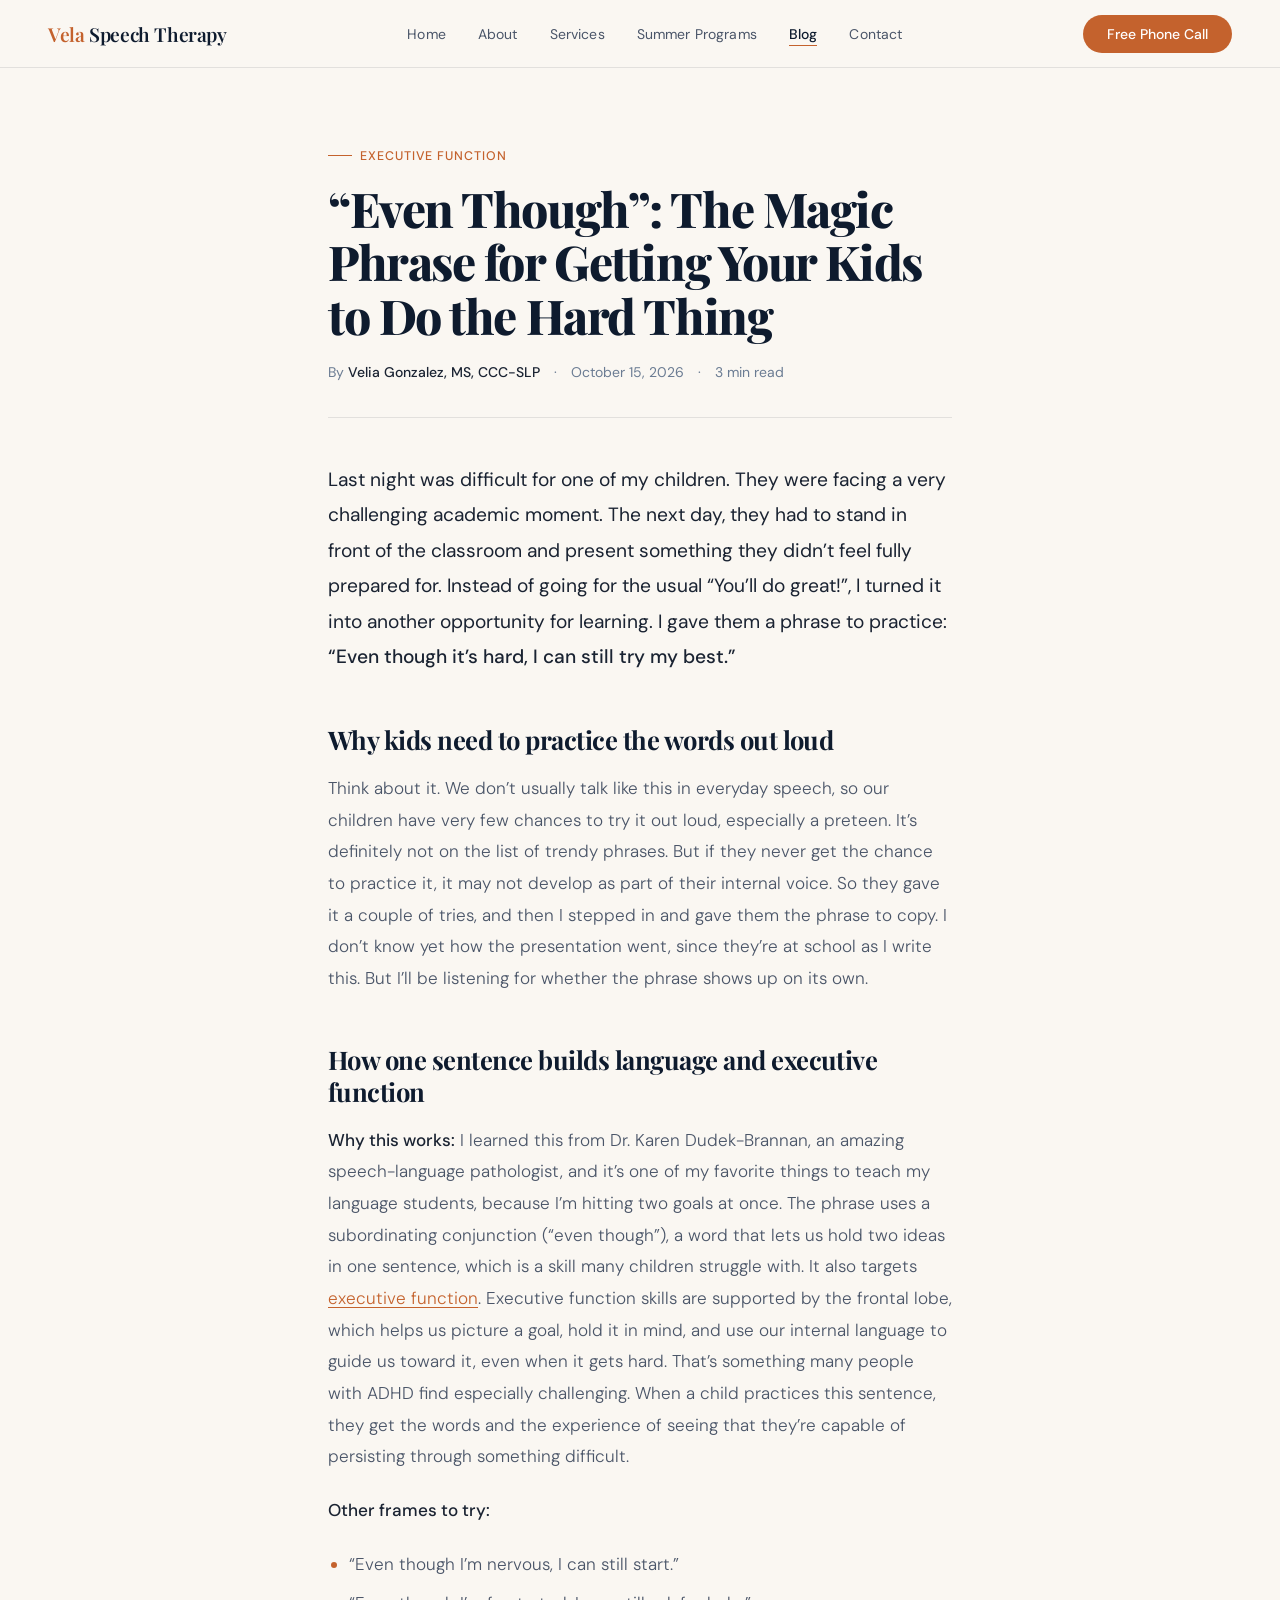
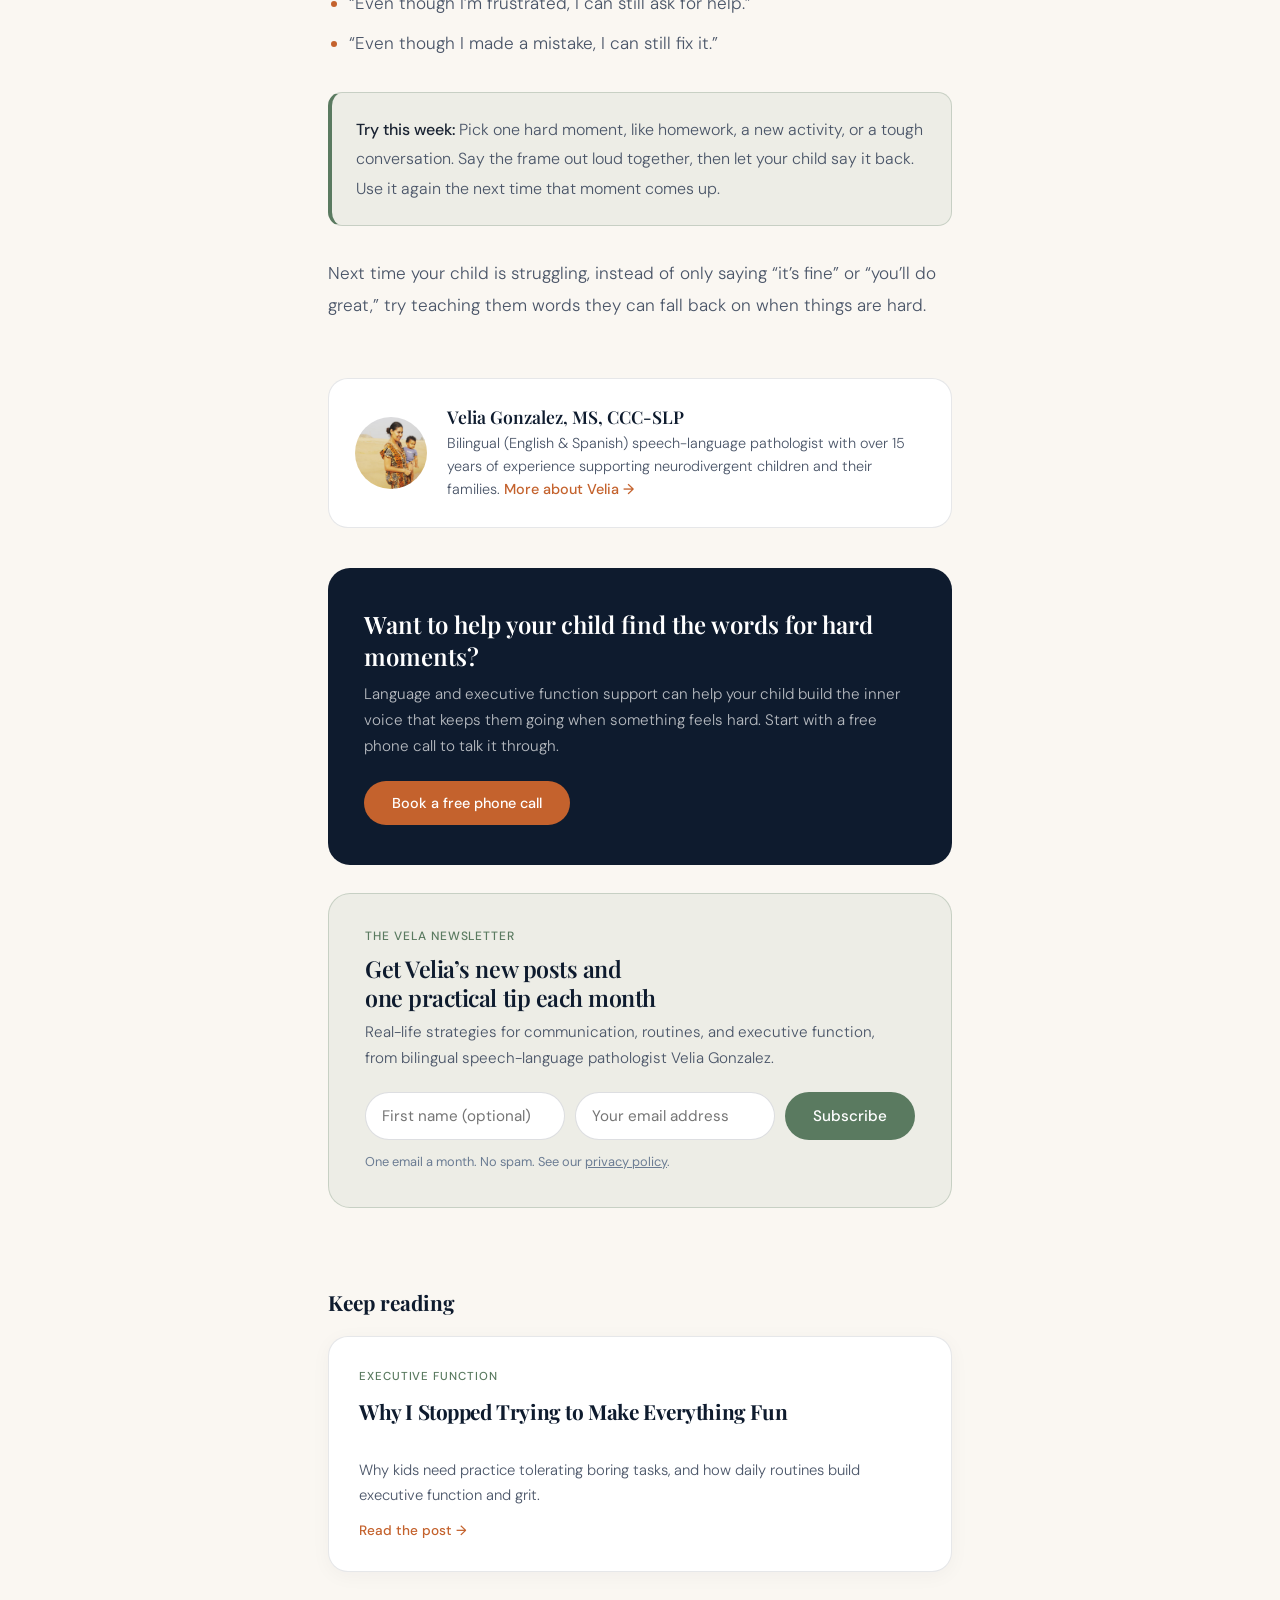
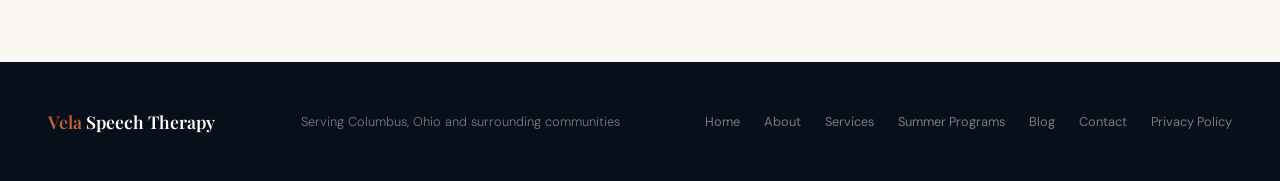
<file: blog/even-though-phrase-kids-hard-things.html>
<!DOCTYPE html>
<html lang="en">
<head>
  <meta charset="UTF-8">
  <meta name="viewport" content="width=device-width, initial-scale=1.0">
  <title>“Even Though”: A Phrase to Help Kids Do Hard Things | Vela</title>
  <meta name="description" content="A speech-language pathologist shares the “even though” phrase she teaches kids to build language and executive function, so they can push through hard things.">
  <link rel="canonical" href="https://velaspeechtherapy.com/blog/even-though-phrase-kids-hard-things.html">

  <!-- Open Graph / social sharing -->
  <meta property="og:type" content="article">
  <meta property="og:title" content="“Even Though”: The Magic Phrase for Getting Your Kids to Do the Hard Thing">
  <meta property="og:description" content="The phrase a speech-language pathologist teaches kids for the moments when something feels too hard.">
  <meta property="og:url" content="https://velaspeechtherapy.com/blog/even-though-phrase-kids-hard-things.html">
  <meta property="og:site_name" content="Vela Speech Therapy">
  <meta property="og:image" content="https://velaspeechtherapy.com/images/velia-los-angeles.jpg">
  <meta name="twitter:card" content="summary_large_image">

  <link rel="preconnect" href="https://fonts.googleapis.com">
  <link rel="preconnect" href="https://fonts.gstatic.com" crossorigin>
  <link href="https://fonts.googleapis.com/css2?family=Playfair+Display:ital,wght@0,400;0,600;0,700;0,800;1,400;1,600&family=DM+Sans:ital,wght@0,300;0,400;0,500;1,300&display=swap" rel="stylesheet">
  <link rel="stylesheet" href="/blog/blog.css">

  <script type="application/ld+json">
  {
    "@context": "https://schema.org",
    "@type": "BlogPosting",
    "headline": "“Even Though”: The Magic Phrase for Getting Your Kids to Do the Hard Thing",
    "description": "A speech-language pathologist shares the “even though” phrase she teaches kids to build language and executive function, so they can push through hard things.",
    "datePublished": "2026-10-15",
    "dateModified": "2026-10-15",
    "mainEntityOfPage": "https://velaspeechtherapy.com/blog/even-though-phrase-kids-hard-things.html",
    "image": "https://velaspeechtherapy.com/images/velia-los-angeles.jpg",
    "keywords": "even though phrase for kids, executive function, ADHD kids hard tasks, internal language, subordinating conjunctions, persistence in children, speech therapy Columbus Ohio",
    "author": {
      "@type": "Person",
      "name": "Velia Gonzalez",
      "jobTitle": "Speech-Language Pathologist (MS, CCC-SLP)",
      "url": "https://velaspeechtherapy.com/about.html"
    },
    "publisher": {
      "@type": "Organization",
      "name": "Vela Speech Therapy",
      "url": "https://velaspeechtherapy.com/"
    }
  }
  </script>
<!-- Microsoft Clarity -->
<script type="text/javascript">
    (function(c,l,a,r,i,t,y){
        c[a]=c[a]||function(){(c[a].q=c[a].q||[]).push(arguments)};
        t=l.createElement(r);t.async=1;t.src="https://www.clarity.ms/tag/"+i;
        y=l.getElementsByTagName(r)[0];y.parentNode.insertBefore(t,y);
    })(window, document, "clarity", "script", "z8m82971bk");
</script>
</head>

<body>

<nav>
  <a href="/index.html" class="nav-logo"><span>Vela </span>Speech Therapy</a>
  <ul class="nav-links">
    <li><a href="/index.html">Home</a></li>
    <li><a href="/about.html">About</a></li>
    <li><a href="/services.html">Services</a></li>
    <li><a href="/summer-programs.html">Summer Programs</a></li>
    <li><a href="/blog/" class="active">Blog</a></li>
    <li><a href="/index.html#contact">Contact</a></li>
  </ul>
  <div class="nav-right">
    <a href="/index.html#contact" class="nav-cta">Free Phone Call</a>
    <button class="nav-hamburger" id="hamburger" aria-label="Open menu">
      <span></span><span></span><span></span>
    </button>
  </div>
</nav>

<div class="nav-mobile" id="mobile-nav">
  <a href="/index.html">Home</a>
  <a href="/about.html">About</a>
  <a href="/services.html">Services</a>
  <a href="/summer-programs.html">Summer Programs</a>
  <a href="/blog/" class="active">Blog</a>
  <a href="/index.html#contact">Contact</a>
  <a href="/index.html#contact" class="nav-mobile-cta">Free Phone Call</a>
</div>

<main>
  <article class="post-wrapper">

    <header class="post-header">
      <a href="/blog/" class="page-eyebrow">Executive Function</a>
      <h1>“Even Though”: The Magic Phrase for Getting Your Kids to Do the Hard Thing</h1>
      <div class="post-meta">
        <span>By <strong>Velia Gonzalez, MS, CCC-SLP</strong></span>
        <span>·</span>
        <time datetime="2026-10-15">October 15, 2026</time>
        <span>·</span>
        <span>3 min read</span>
      </div>
    </header>

    <div class="post-body">

      <p class="lede">Last night was difficult for one of my children. They were facing a very challenging academic moment. The next day, they had to stand in front of the classroom and present something they didn’t feel fully prepared for. Instead of going for the usual “You’ll do great!”, I turned it into another opportunity for learning. I gave them a phrase to practice: <strong>“Even though it’s hard, I can still try my best.”</strong></p>

      <h2 id="practice-out-loud">Why kids need to practice the words out loud</h2>

      <p>Think about it. We don’t usually talk like this in everyday speech, so our children have very few chances to try it out loud, especially a preteen. It’s definitely not on the list of trendy phrases. But if they never get the chance to practice it, it may not develop as part of their internal voice. So they gave it a couple of tries, and then I stepped in and gave them the phrase to copy. I don’t know yet how the presentation went, since they’re at school as I write this. But I’ll be listening for whether the phrase shows up on its own.</p>

      <h2 id="language-and-executive-function">How one sentence builds language and executive function</h2>

      <p><strong>Why this works:</strong> I learned this from Dr. Karen Dudek-Brannan, an amazing speech-language pathologist, and it’s one of my favorite things to teach my language students, because I’m hitting two goals at once. The phrase uses a subordinating conjunction (“even though”), a word that lets us hold two ideas in one sentence, which is a skill many children struggle with. It also targets <a href="/services.html#executive-function">executive function</a>. Executive function skills are supported by the frontal lobe, which helps us picture a goal, hold it in mind, and use our internal language to guide us toward it, even when it gets hard. That’s something many people with ADHD find especially challenging. When a child practices this sentence, they get the words and the experience of seeing that they’re capable of persisting through something difficult.</p>

      <p><strong>Other frames to try:</strong></p>

      <ul>
        <li>“Even though I’m nervous, I can still start.”</li>
        <li>“Even though I’m frustrated, I can still ask for help.”</li>
        <li>“Even though I made a mistake, I can still fix it.”</li>
      </ul>

      <div class="callout">
        <p><strong>Try this week:</strong> Pick one hard moment, like homework, a new activity, or a tough conversation. Say the frame out loud together, then let your child say it back. Use it again the next time that moment comes up.</p>
      </div>

      <p>Next time your child is struggling, instead of only saying “it’s fine” or “you’ll do great,” try teaching them words they can fall back on when things are hard.</p>

    </div>

    <aside class="author-card">
      <img src="/images/velia-los-angeles.jpg" alt="Velia Gonzalez, MS, CCC-SLP">
      <div>
        <div class="author-card-name">Velia Gonzalez, MS, CCC-SLP</div>
        <p>Bilingual (English &amp; Spanish) speech-language pathologist with over 15 years of experience supporting neurodivergent children and their families. <a href="/about.html">More about Velia →</a></p>
      </div>
    </aside>

    <section class="post-cta">
      <h2>Want to help your child find the words for hard moments?</h2>
      <p>Language and executive function support can help your child build the inner voice that keeps them going when something feels hard. Start with a free phone call to talk it through.</p>
      <a href="/index.html#contact">Book a free phone call</a>
    </section>

    <section class="newsletter" aria-labelledby="newsletter-title">
      <div class="newsletter-eyebrow">The Vela newsletter</div>
      <h2 id="newsletter-title">Get Velia’s new posts and one practical tip each month</h2>
      <p>Real-life strategies for communication, routines, and executive function, from bilingual speech-language pathologist Velia Gonzalez.</p>
      <form name="newsletter" method="POST" data-netlify="true" netlify-honeypot="bot-field" novalidate>
        <input type="hidden" name="form-name" value="newsletter">
        <input type="hidden" name="source-page" value="">
        <p hidden><label>Don’t fill this out: <input name="bot-field"></label></p>
        <div class="newsletter-fields">
          <label class="visually-hidden" for="newsletter-name">First name</label>
          <input id="newsletter-name" type="text" name="first-name" placeholder="First name (optional)" autocomplete="given-name">
          <label class="visually-hidden" for="newsletter-email">Email address</label>
          <input id="newsletter-email" type="email" name="email" placeholder="Your email address" autocomplete="email" required>
          <button type="submit">Subscribe</button>
        </div>
        <div class="newsletter-status" role="status" aria-live="polite"></div>
        <div class="newsletter-note">One email a month. No spam. See our <a href="/privacy-policy.html">privacy policy</a>.</div>
      </form>
    </section>

  </article>

  <section class="related">
    <h2>Keep reading</h2>
    <div class="post-grid">
      <a class="post-card" href="/blog/executive-function-stop-making-everything-fun.html">
        <span class="post-card-tag">Executive Function</span>
        <h2>Why I Stopped Trying to Make Everything Fun</h2>
        <p>Why kids need practice tolerating boring tasks, and how daily routines build executive function and grit.</p>
        <span class="post-card-more">Read the post →</span>
      </a>
    </div>
  </section>
</main>

<footer>
  <div class="footer-logo"><span>Vela </span>Speech Therapy</div>
  <div class="footer-text">Serving Columbus, Ohio and surrounding communities</div>
  <div class="footer-links">
    <a href="/index.html">Home</a>
    <a href="/about.html">About</a>
    <a href="/services.html">Services</a>
    <a href="/summer-programs.html">Summer Programs</a>
    <a href="/blog/">Blog</a>
    <a href="/index.html#contact">Contact</a>
    <a href="/privacy-policy.html">Privacy Policy</a>
  </div>
</footer>

<script>
  const hamburger = document.getElementById('hamburger');
  const mobileNav = document.getElementById('mobile-nav');
  hamburger.addEventListener('click', () => {
    hamburger.classList.toggle('open');
    mobileNav.classList.toggle('open');
  });
  mobileNav.querySelectorAll('a').forEach(link => {
    link.addEventListener('click', () => {
      hamburger.classList.remove('open');
      mobileNav.classList.remove('open');
    });
  });
</script>
<script src="/blog/newsletter.js"></script>
</body>
</html>
</file>
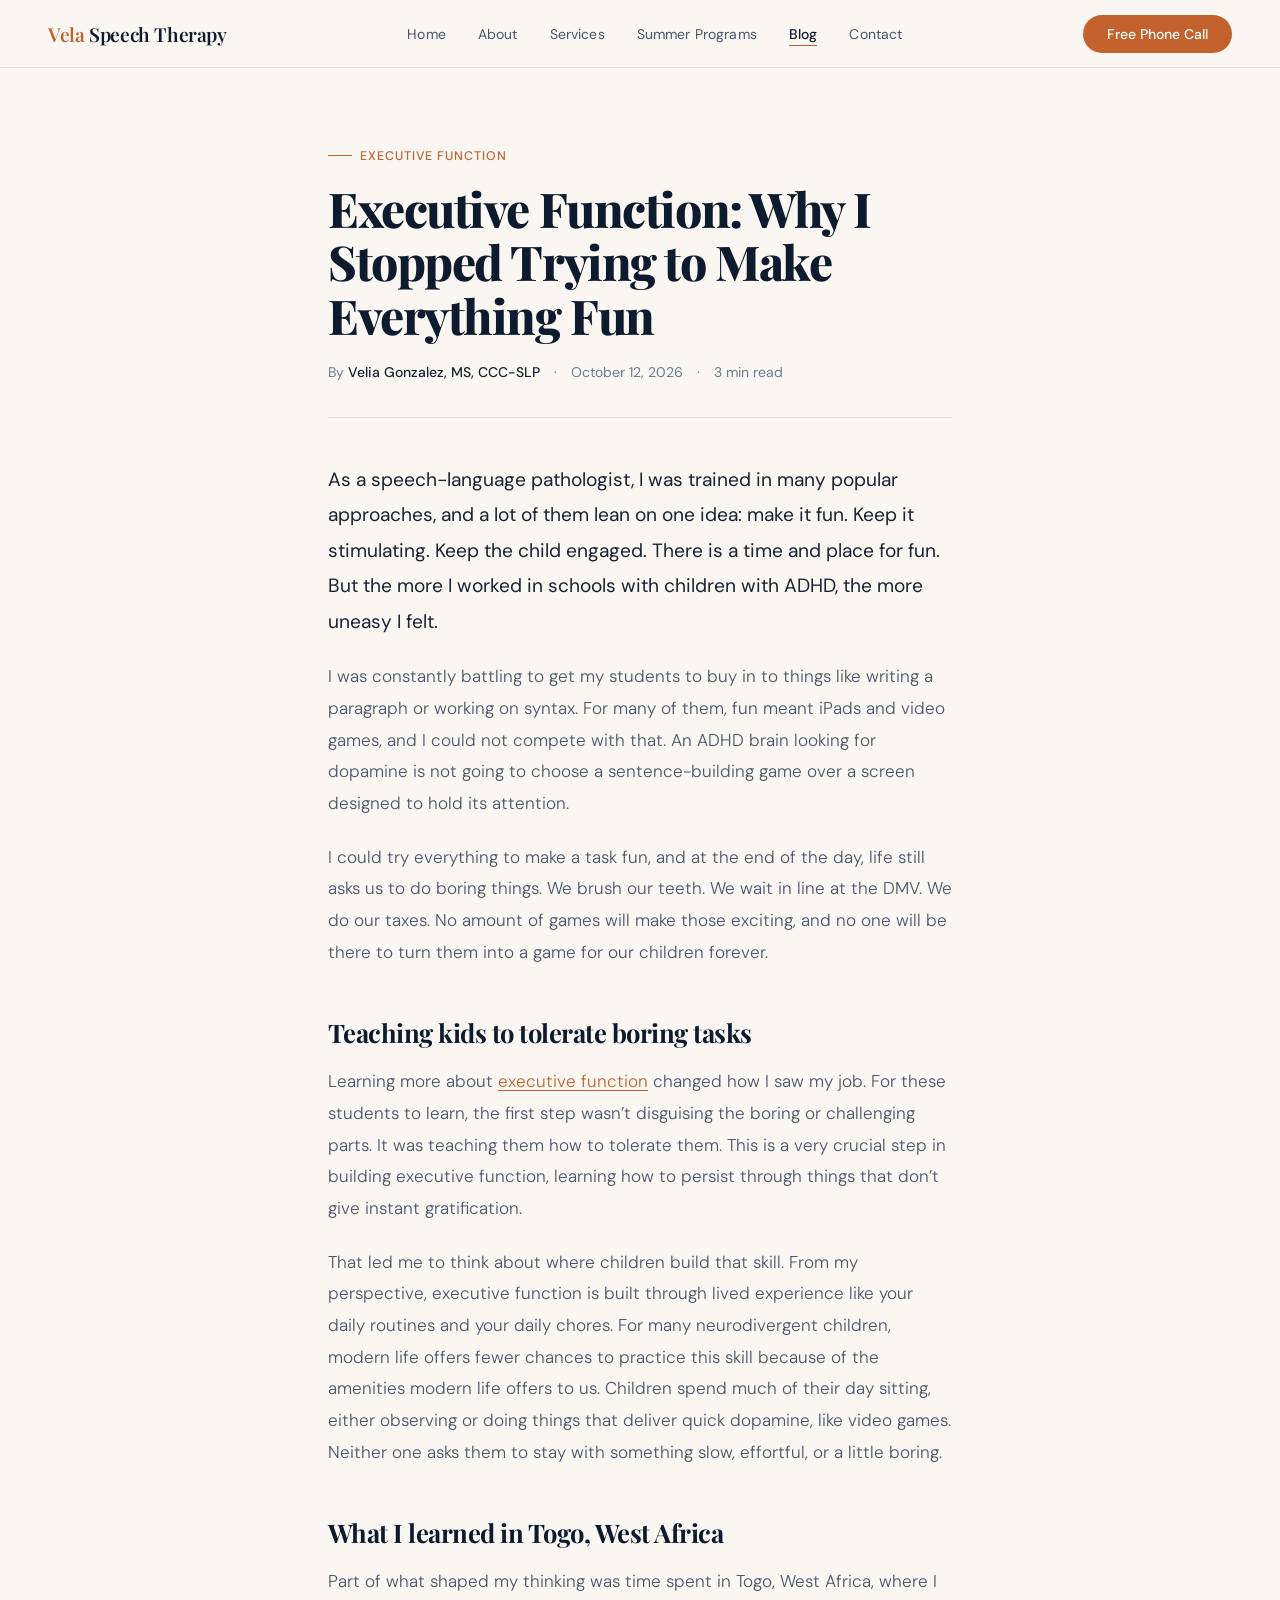
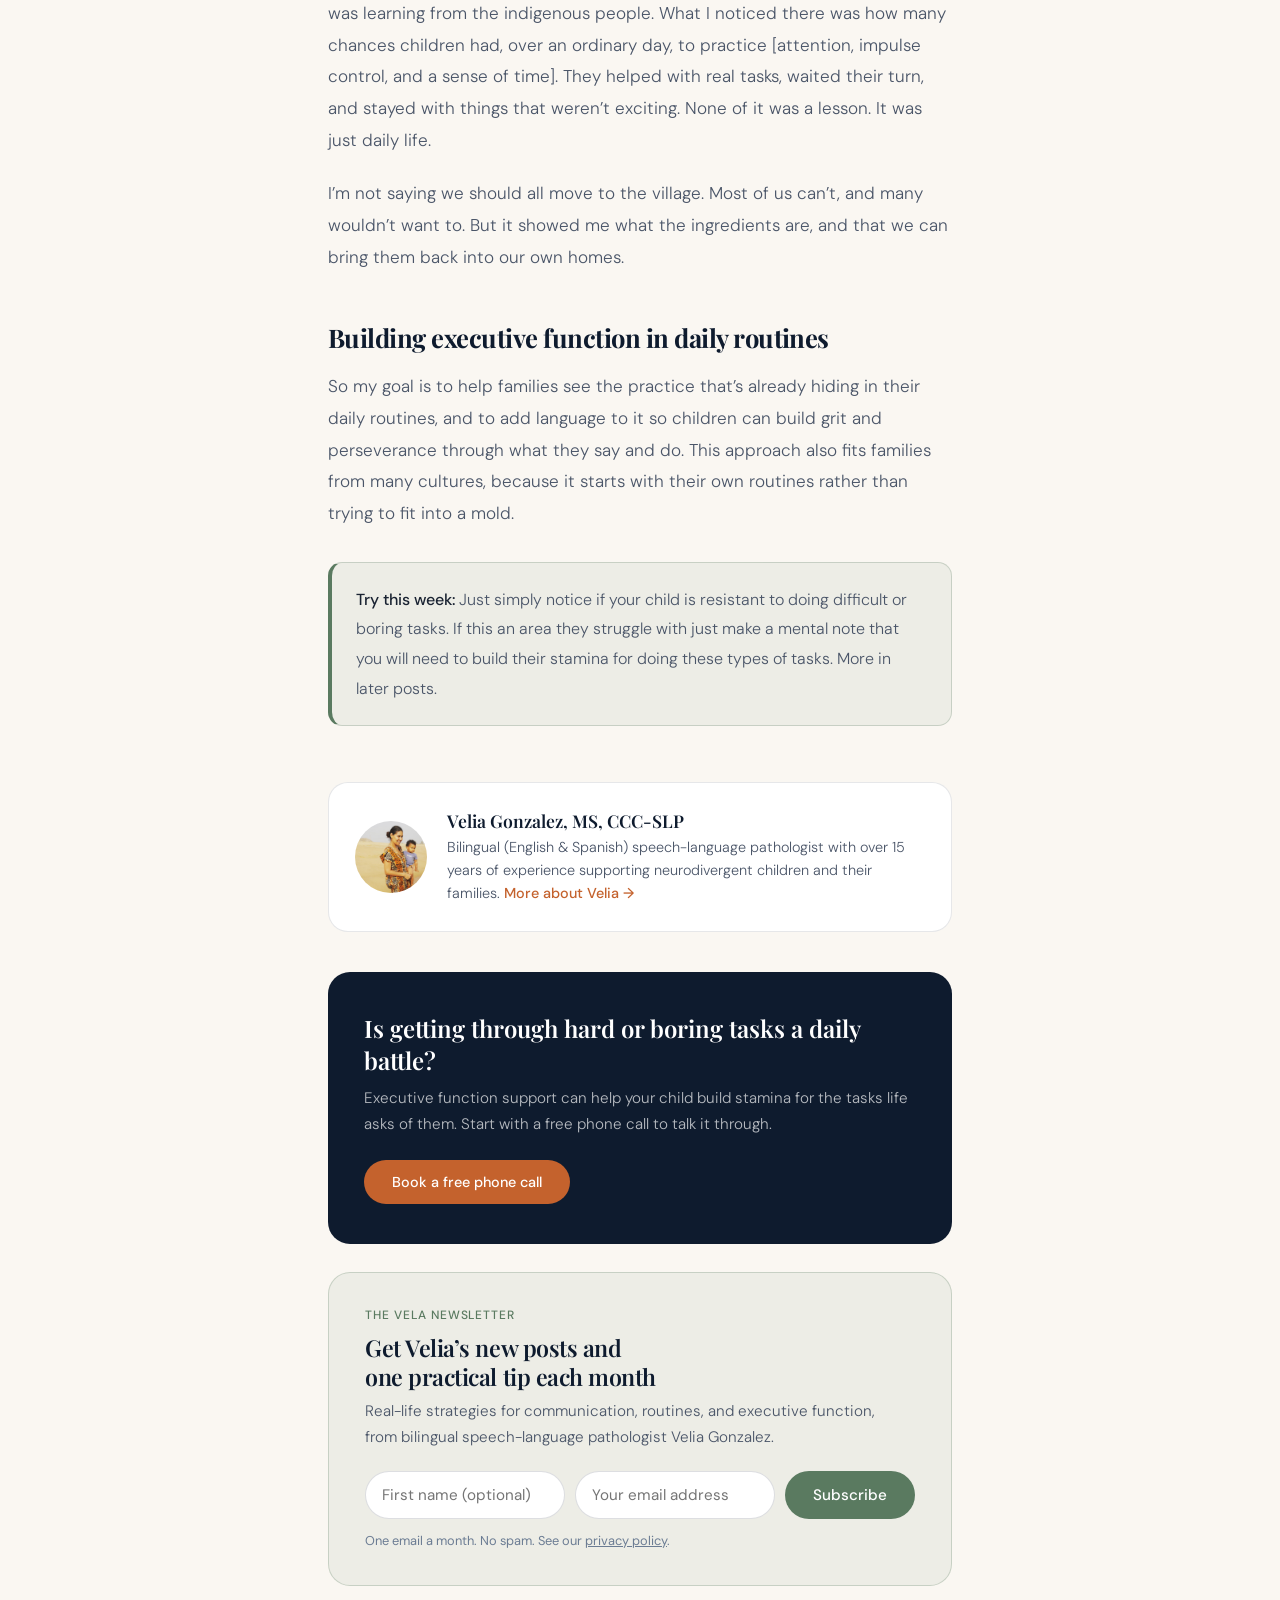
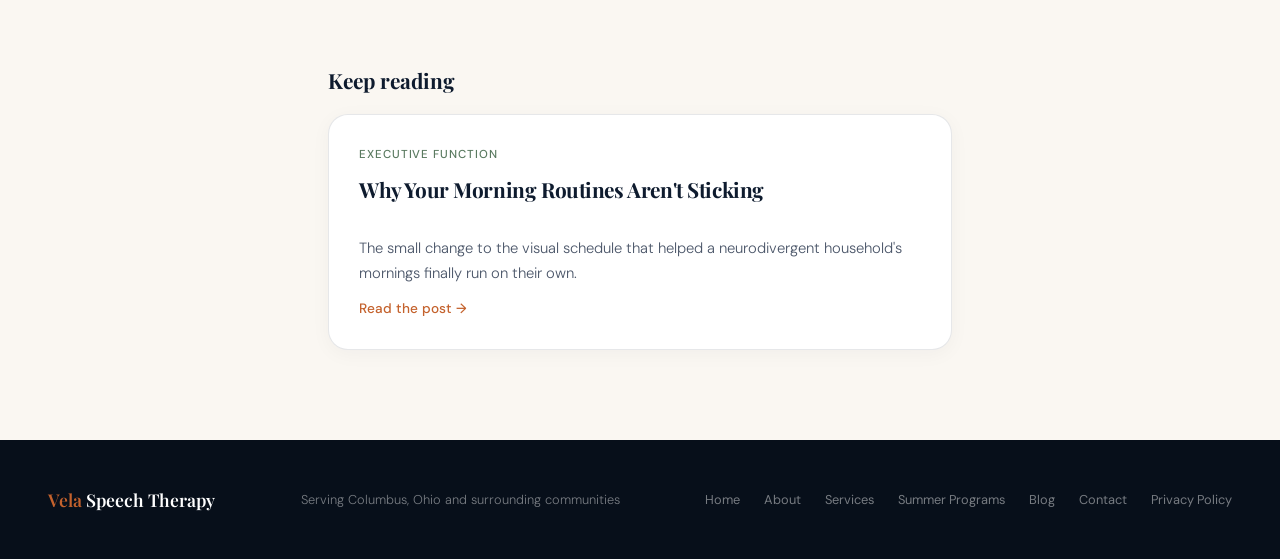
<file: blog/executive-function-stop-making-everything-fun.html>
<!DOCTYPE html>
<html lang="en">
<head>
  <meta charset="UTF-8">
  <meta name="viewport" content="width=device-width, initial-scale=1.0">
  <title>Executive Function: Why I Stopped Making Everything Fun | Vela</title>
  <meta name="description" content="A speech-language pathologist on why kids with ADHD need practice tolerating boring tasks, and how daily routines build executive function and grit.">
  <link rel="canonical" href="https://velaspeechtherapy.com/blog/executive-function-stop-making-everything-fun.html">

  <!-- Open Graph / social sharing -->
  <meta property="og:type" content="article">
  <meta property="og:title" content="Executive Function: Why I Stopped Trying to Make Everything Fun">
  <meta property="og:description" content="Why kids need practice tolerating boring tasks, and how everyday routines build executive function.">
  <meta property="og:url" content="https://velaspeechtherapy.com/blog/executive-function-stop-making-everything-fun.html">
  <meta property="og:site_name" content="Vela Speech Therapy">
  <meta property="og:image" content="https://velaspeechtherapy.com/images/velia-los-angeles.jpg">
  <meta name="twitter:card" content="summary_large_image">

  <link rel="preconnect" href="https://fonts.googleapis.com">
  <link rel="preconnect" href="https://fonts.gstatic.com" crossorigin>
  <link href="https://fonts.googleapis.com/css2?family=Playfair+Display:ital,wght@0,400;0,600;0,700;0,800;1,400;1,600&family=DM+Sans:ital,wght@0,300;0,400;0,500;1,300&display=swap" rel="stylesheet">
  <link rel="stylesheet" href="/blog/blog.css">

  <script type="application/ld+json">
  {
    "@context": "https://schema.org",
    "@type": "BlogPosting",
    "headline": "Executive Function: Why I Stopped Trying to Make Everything Fun",
    "description": "A speech-language pathologist on why kids with ADHD need practice tolerating boring tasks, and how daily routines build executive function and grit.",
    "datePublished": "2026-10-12",
    "dateModified": "2026-10-12",
    "mainEntityOfPage": "https://velaspeechtherapy.com/blog/executive-function-stop-making-everything-fun.html",
    "image": "https://velaspeechtherapy.com/images/velia-los-angeles.jpg",
    "keywords": "executive function, ADHD kids boring tasks, frustration tolerance, building grit in children, daily routines executive function, speech therapy Columbus Ohio",
    "author": {
      "@type": "Person",
      "name": "Velia Gonzalez",
      "jobTitle": "Speech-Language Pathologist (MS, CCC-SLP)",
      "url": "https://velaspeechtherapy.com/about.html"
    },
    "publisher": {
      "@type": "Organization",
      "name": "Vela Speech Therapy",
      "url": "https://velaspeechtherapy.com/"
    }
  }
  </script>
<!-- Microsoft Clarity -->
<script type="text/javascript">
    (function(c,l,a,r,i,t,y){
        c[a]=c[a]||function(){(c[a].q=c[a].q||[]).push(arguments)};
        t=l.createElement(r);t.async=1;t.src="https://www.clarity.ms/tag/"+i;
        y=l.getElementsByTagName(r)[0];y.parentNode.insertBefore(t,y);
    })(window, document, "clarity", "script", "z8m82971bk");
</script>
</head>

<body>

<nav>
  <a href="/index.html" class="nav-logo"><span>Vela </span>Speech Therapy</a>
  <ul class="nav-links">
    <li><a href="/index.html">Home</a></li>
    <li><a href="/about.html">About</a></li>
    <li><a href="/services.html">Services</a></li>
    <li><a href="/summer-programs.html">Summer Programs</a></li>
    <li><a href="/blog/" class="active">Blog</a></li>
    <li><a href="/index.html#contact">Contact</a></li>
  </ul>
  <div class="nav-right">
    <a href="/index.html#contact" class="nav-cta">Free Phone Call</a>
    <button class="nav-hamburger" id="hamburger" aria-label="Open menu">
      <span></span><span></span><span></span>
    </button>
  </div>
</nav>

<div class="nav-mobile" id="mobile-nav">
  <a href="/index.html">Home</a>
  <a href="/about.html">About</a>
  <a href="/services.html">Services</a>
  <a href="/summer-programs.html">Summer Programs</a>
  <a href="/blog/" class="active">Blog</a>
  <a href="/index.html#contact">Contact</a>
  <a href="/index.html#contact" class="nav-mobile-cta">Free Phone Call</a>
</div>

<main>
  <article class="post-wrapper">

    <header class="post-header">
      <a href="/blog/" class="page-eyebrow">Executive Function</a>
      <h1>Executive Function: Why I Stopped Trying to Make Everything Fun</h1>
      <div class="post-meta">
        <span>By <strong>Velia Gonzalez, MS, CCC-SLP</strong></span>
        <span>·</span>
        <time datetime="2026-10-12">October 12, 2026</time>
        <span>·</span>
        <span>3 min read</span>
      </div>
    </header>

    <div class="post-body">

      <p class="lede">As a speech-language pathologist, I was trained in many popular approaches, and a lot of them lean on one idea: make it fun. Keep it stimulating. Keep the child engaged. There is a time and place for fun. But the more I worked in schools with children with ADHD, the more uneasy I felt.</p>

      <p>I was constantly battling to get my students to buy in to things like writing a paragraph or working on syntax. For many of them, fun meant iPads and video games, and I could not compete with that. An ADHD brain looking for dopamine is not going to choose a sentence-building game over a screen designed to hold its attention.</p>

      <p>I could try everything to make a task fun, and at the end of the day, life still asks us to do boring things. We brush our teeth. We wait in line at the DMV. We do our taxes. No amount of games will make those exciting, and no one will be there to turn them into a game for our children forever.</p>

      <h2 id="tolerating-boring">Teaching kids to tolerate boring tasks</h2>

      <p>Learning more about <a href="/services.html#executive-function">executive function</a> changed how I saw my job. For these students to learn, the first step wasn’t disguising the boring or challenging parts. It was teaching them how to tolerate them. This is a very crucial step in building executive function, learning how to persist through things that don’t give instant gratification.</p>

      <p>That led me to think about where children build that skill. From my perspective, executive function is built through lived experience like your daily routines and your daily chores. For many neurodivergent children, modern life offers fewer chances to practice this skill because of the amenities modern life offers to us. Children spend much of their day sitting, either observing or doing things that deliver quick dopamine, like video games. Neither one asks them to stay with something slow, effortful, or a little boring.</p>

      <h2 id="lessons-from-togo">What I learned in Togo, West Africa</h2>

      <p>Part of what shaped my thinking was time spent in Togo, West Africa, where I was learning from the indigenous people. What I noticed there was how many chances children had, over an ordinary day, to practice [attention, impulse control, and a sense of time]. They helped with real tasks, waited their turn, and stayed with things that weren’t exciting. None of it was a lesson. It was just daily life.</p>

      <p>I’m not saying we should all move to the village. Most of us can’t, and many wouldn’t want to. But it showed me what the ingredients are, and that we can bring them back into our own homes.</p>

      <h2 id="daily-routines">Building executive function in daily routines</h2>

      <p>So my goal is to help families see the practice that’s already hiding in their daily routines, and to add language to it so children can build grit and perseverance through what they say and do. This approach also fits families from many cultures, because it starts with their own routines rather than trying to fit into a mold.</p>

      <div class="callout">
        <p><strong>Try this week:</strong> Just simply notice if your child is resistant to doing difficult or boring tasks. If this an area they struggle with just make a mental note that you will need to build their stamina for doing these types of tasks. More in later posts.</p>
      </div>

    </div>

    <aside class="author-card">
      <img src="/images/velia-los-angeles.jpg" alt="Velia Gonzalez, MS, CCC-SLP">
      <div>
        <div class="author-card-name">Velia Gonzalez, MS, CCC-SLP</div>
        <p>Bilingual (English &amp; Spanish) speech-language pathologist with over 15 years of experience supporting neurodivergent children and their families. <a href="/about.html">More about Velia →</a></p>
      </div>
    </aside>

    <section class="post-cta">
      <h2>Is getting through hard or boring tasks a daily battle?</h2>
      <p>Executive function support can help your child build stamina for the tasks life asks of them. Start with a free phone call to talk it through.</p>
      <a href="/index.html#contact">Book a free phone call</a>
    </section>

    <section class="newsletter" aria-labelledby="newsletter-title">
      <div class="newsletter-eyebrow">The Vela newsletter</div>
      <h2 id="newsletter-title">Get Velia’s new posts and one practical tip each month</h2>
      <p>Real-life strategies for communication, routines, and executive function, from bilingual speech-language pathologist Velia Gonzalez.</p>
      <form name="newsletter" method="POST" data-netlify="true" netlify-honeypot="bot-field" novalidate>
        <input type="hidden" name="form-name" value="newsletter">
        <input type="hidden" name="source-page" value="">
        <p hidden><label>Don’t fill this out: <input name="bot-field"></label></p>
        <div class="newsletter-fields">
          <label class="visually-hidden" for="newsletter-name">First name</label>
          <input id="newsletter-name" type="text" name="first-name" placeholder="First name (optional)" autocomplete="given-name">
          <label class="visually-hidden" for="newsletter-email">Email address</label>
          <input id="newsletter-email" type="email" name="email" placeholder="Your email address" autocomplete="email" required>
          <button type="submit">Subscribe</button>
        </div>
        <div class="newsletter-status" role="status" aria-live="polite"></div>
        <div class="newsletter-note">One email a month. No spam. See our <a href="/privacy-policy.html">privacy policy</a>.</div>
      </form>
    </section>

  </article>

  <section class="related">
    <h2>Keep reading</h2>
    <div class="post-grid">
      <a class="post-card" href="/blog/morning-routine-neurodivergent-kids-visual-schedule.html">
        <span class="post-card-tag">Executive Function</span>
        <h2>Why Your Morning Routines Aren't Sticking</h2>
        <p>The small change to the visual schedule that helped a neurodivergent household's mornings finally run on their own.</p>
        <span class="post-card-more">Read the post →</span>
      </a>
    </div>
  </section>
</main>

<footer>
  <div class="footer-logo"><span>Vela </span>Speech Therapy</div>
  <div class="footer-text">Serving Columbus, Ohio and surrounding communities</div>
  <div class="footer-links">
    <a href="/index.html">Home</a>
    <a href="/about.html">About</a>
    <a href="/services.html">Services</a>
    <a href="/summer-programs.html">Summer Programs</a>
    <a href="/blog/">Blog</a>
    <a href="/index.html#contact">Contact</a>
    <a href="/privacy-policy.html">Privacy Policy</a>
  </div>
</footer>

<script>
  const hamburger = document.getElementById('hamburger');
  const mobileNav = document.getElementById('mobile-nav');
  hamburger.addEventListener('click', () => {
    hamburger.classList.toggle('open');
    mobileNav.classList.toggle('open');
  });
  mobileNav.querySelectorAll('a').forEach(link => {
    link.addEventListener('click', () => {
      hamburger.classList.remove('open');
      mobileNav.classList.remove('open');
    });
  });
</script>
<script src="/blog/newsletter.js"></script>
</body>
</html>
</file>
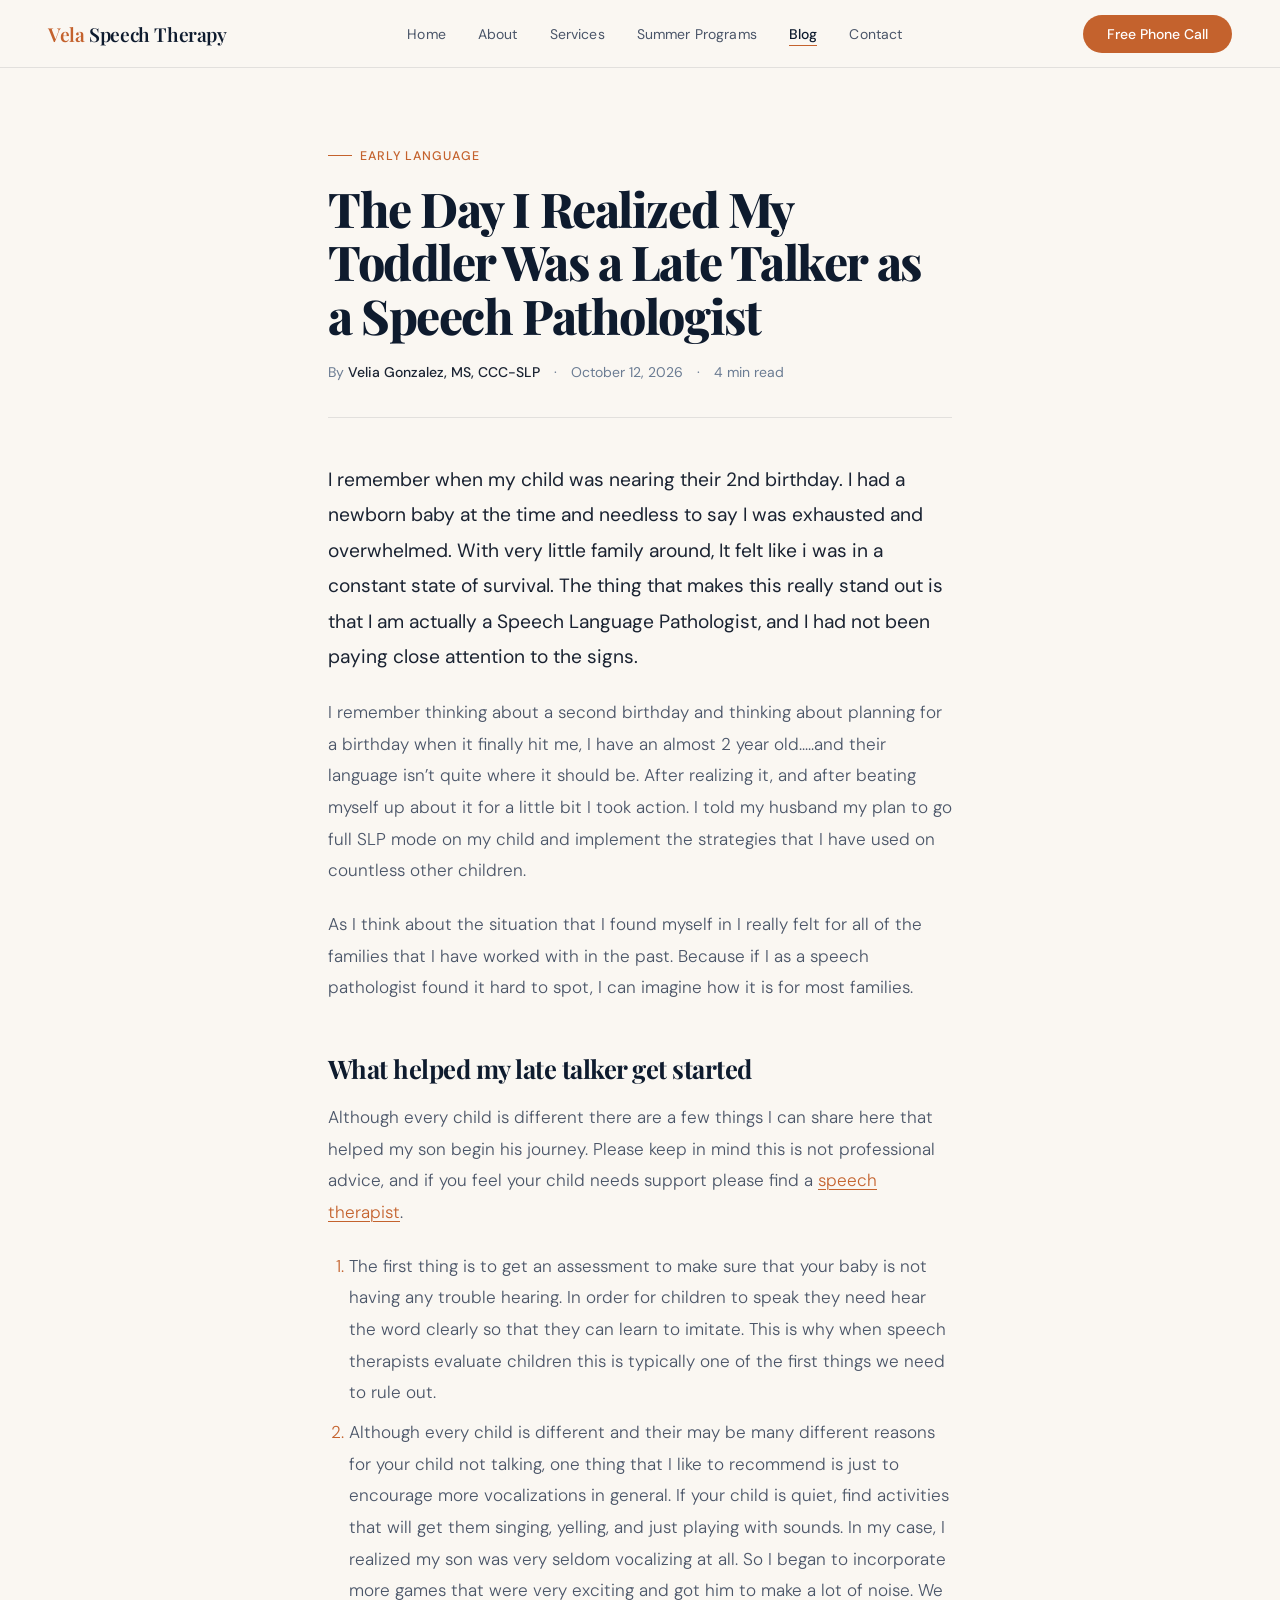
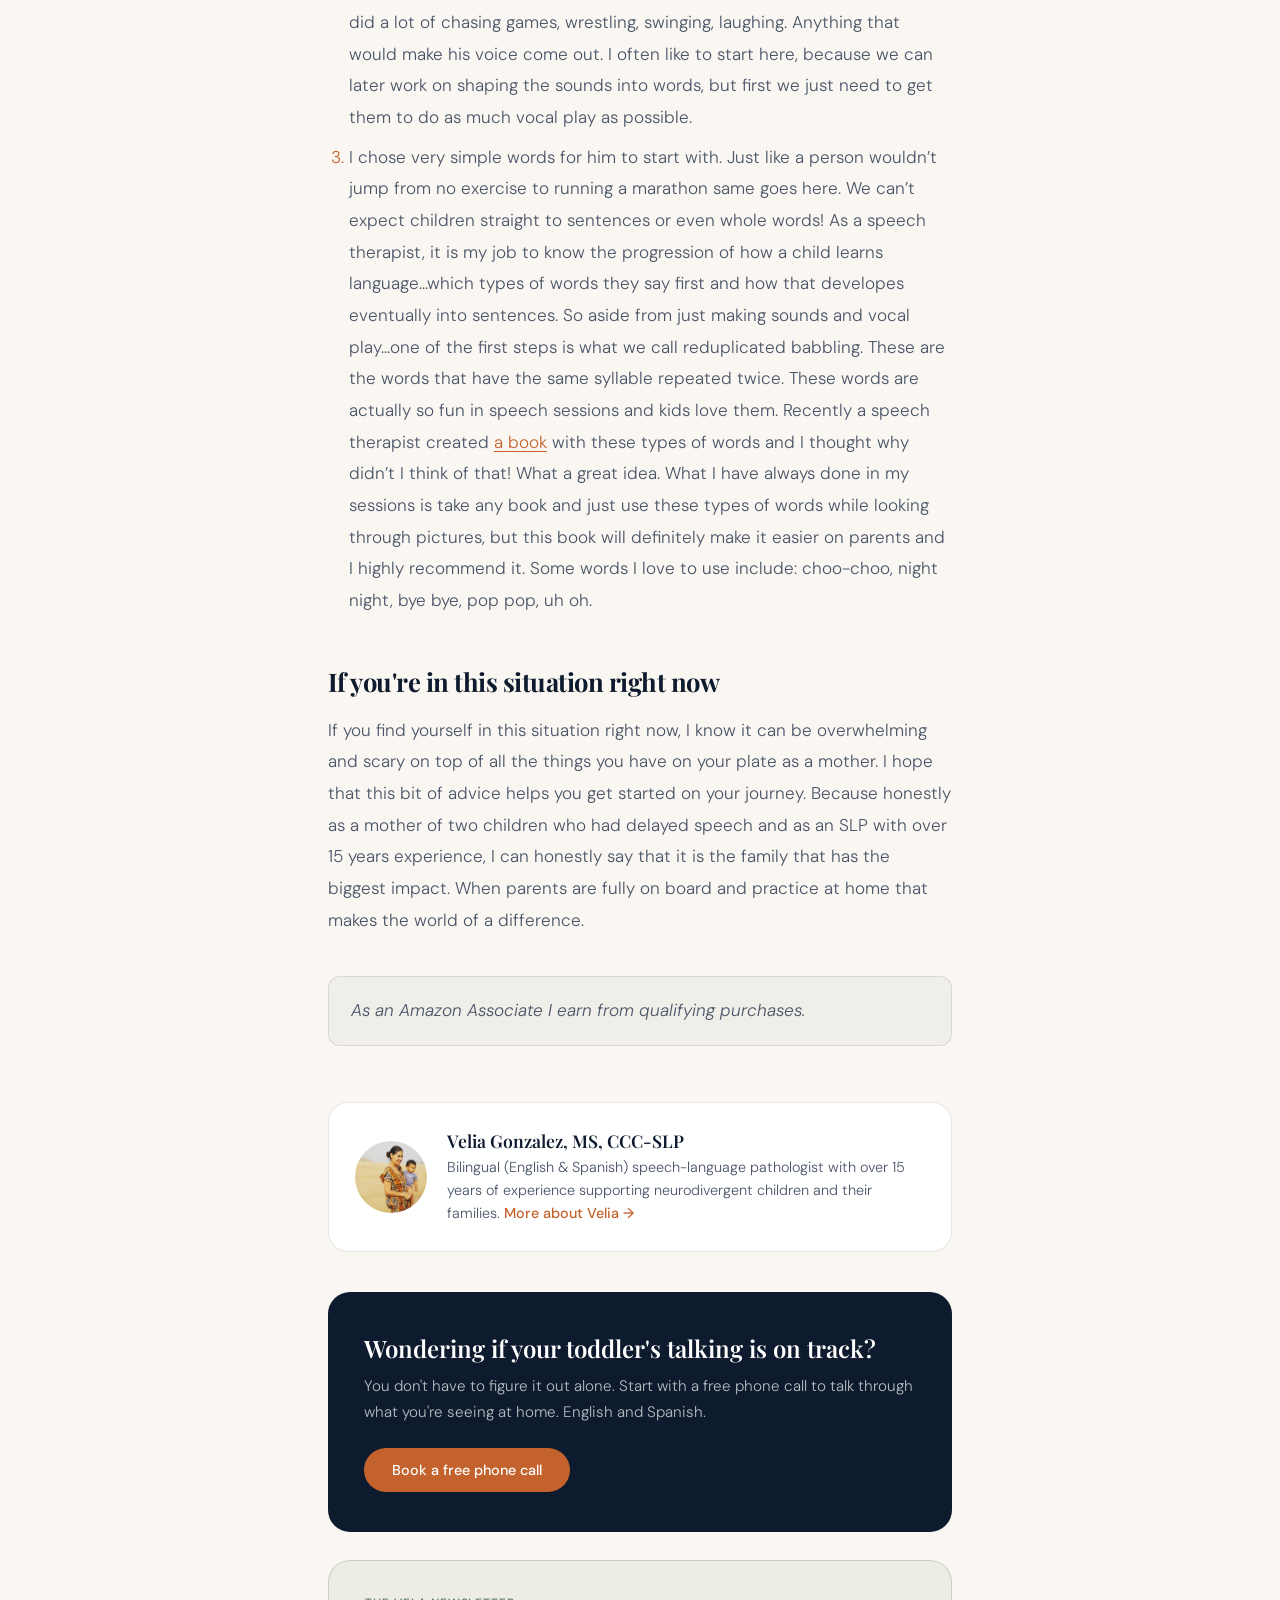
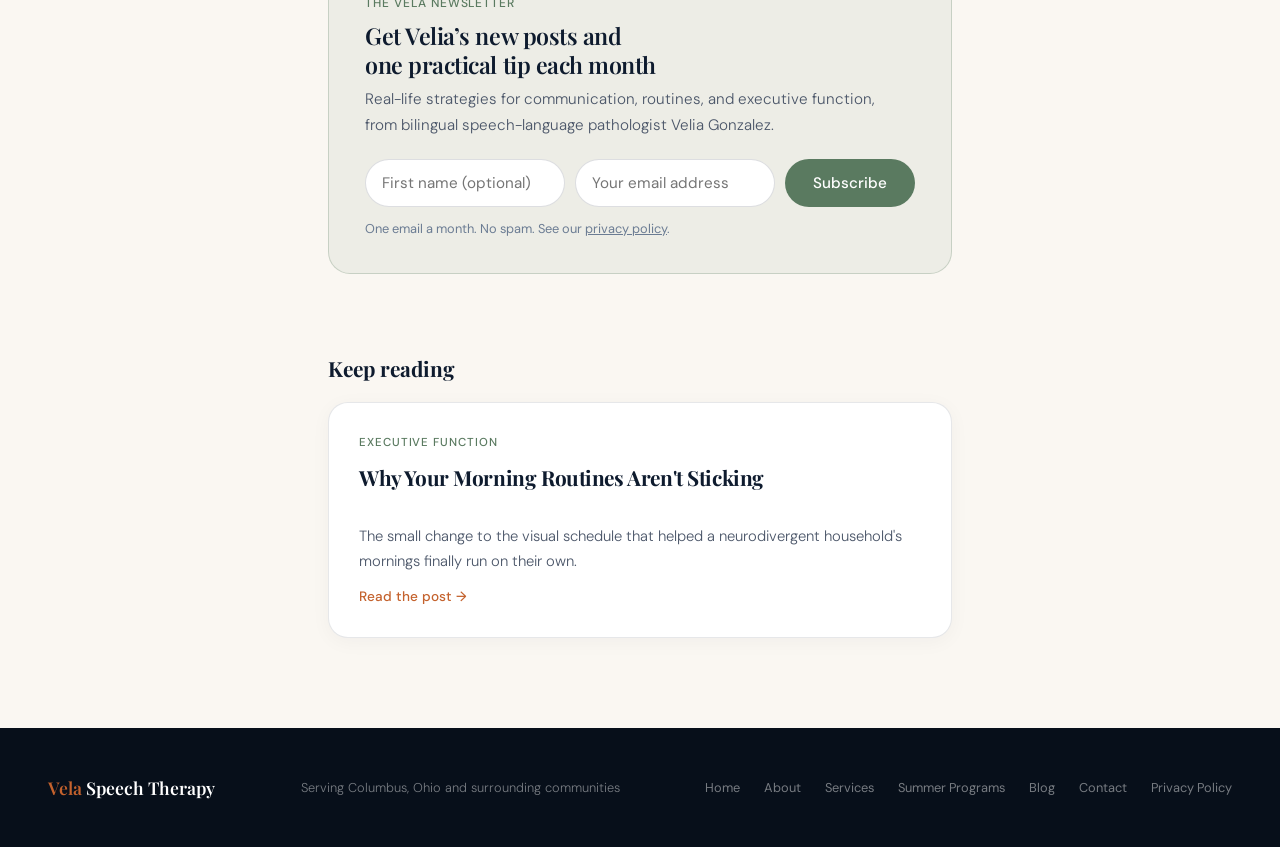
<file: blog/late-talker-toddler-speech-pathologist.html>
<!DOCTYPE html>
<html lang="en">
<head>
  <meta charset="UTF-8">
  <meta name="viewport" content="width=device-width, initial-scale=1.0">
  <title>My Toddler Was a Late Talker, and I'm a Speech Therapist | Vela</title>
  <meta name="description" content="A speech-language pathologist shares how she missed her own toddler's late talking, and three simple first steps that helped him start talking.">
  <link rel="canonical" href="https://velaspeechtherapy.com/blog/late-talker-toddler-speech-pathologist.html">

  <!-- Open Graph / social sharing -->
  <meta property="og:type" content="article">
  <meta property="og:title" content="The Day I Realized My Toddler Was a Late Talker as a Speech Pathologist">
  <meta property="og:description" content="How a speech therapist missed her own toddler's late talking, and three first steps that helped.">
  <meta property="og:url" content="https://velaspeechtherapy.com/blog/late-talker-toddler-speech-pathologist.html">
  <meta property="og:site_name" content="Vela Speech Therapy">
  <meta property="og:image" content="https://velaspeechtherapy.com/images/speeching_a_child.jpg">
  <meta name="twitter:card" content="summary_large_image">

  <link rel="preconnect" href="https://fonts.googleapis.com">
  <link rel="preconnect" href="https://fonts.gstatic.com" crossorigin>
  <link href="https://fonts.googleapis.com/css2?family=Playfair+Display:ital,wght@0,400;0,600;0,700;0,800;1,400;1,600&family=DM+Sans:ital,wght@0,300;0,400;0,500;1,300&display=swap" rel="stylesheet">
  <link rel="stylesheet" href="/blog/blog.css">

  <script type="application/ld+json">
  {
    "@context": "https://schema.org",
    "@type": "BlogPosting",
    "headline": "The Day I Realized My Toddler Was a Late Talker as a Speech Pathologist",
    "description": "A speech-language pathologist shares how she missed her own toddler's late talking, and three simple first steps that helped him start talking.",
    "datePublished": "2026-10-12",
    "dateModified": "2026-10-12",
    "mainEntityOfPage": "https://velaspeechtherapy.com/blog/late-talker-toddler-speech-pathologist.html",
    "image": "https://velaspeechtherapy.com/images/speeching_a_child.jpg",
    "keywords": "late talker toddler, how to help a late talker, toddler speech delay, reduplicated babbling, speech therapy Columbus Ohio",
    "author": {
      "@type": "Person",
      "name": "Velia Gonzalez",
      "jobTitle": "Speech-Language Pathologist (MS, CCC-SLP)",
      "url": "https://velaspeechtherapy.com/about.html"
    },
    "publisher": {
      "@type": "Organization",
      "name": "Vela Speech Therapy",
      "url": "https://velaspeechtherapy.com/"
    }
  }
  </script>
<!-- Microsoft Clarity -->
<script type="text/javascript">
    (function(c,l,a,r,i,t,y){
        c[a]=c[a]||function(){(c[a].q=c[a].q||[]).push(arguments)};
        t=l.createElement(r);t.async=1;t.src="https://www.clarity.ms/tag/"+i;
        y=l.getElementsByTagName(r)[0];y.parentNode.insertBefore(t,y);
    })(window, document, "clarity", "script", "z8m82971bk");
</script>
</head>

<body>

<nav>
  <a href="/index.html" class="nav-logo"><span>Vela </span>Speech Therapy</a>
  <ul class="nav-links">
    <li><a href="/index.html">Home</a></li>
    <li><a href="/about.html">About</a></li>
    <li><a href="/services.html">Services</a></li>
    <li><a href="/summer-programs.html">Summer Programs</a></li>
    <li><a href="/blog/" class="active">Blog</a></li>
    <li><a href="/index.html#contact">Contact</a></li>
  </ul>
  <div class="nav-right">
    <a href="/index.html#contact" class="nav-cta">Free Phone Call</a>
    <button class="nav-hamburger" id="hamburger" aria-label="Open menu">
      <span></span><span></span><span></span>
    </button>
  </div>
</nav>

<div class="nav-mobile" id="mobile-nav">
  <a href="/index.html">Home</a>
  <a href="/about.html">About</a>
  <a href="/services.html">Services</a>
  <a href="/summer-programs.html">Summer Programs</a>
  <a href="/blog/" class="active">Blog</a>
  <a href="/index.html#contact">Contact</a>
  <a href="/index.html#contact" class="nav-mobile-cta">Free Phone Call</a>
</div>

<main>
  <article class="post-wrapper">

    <header class="post-header">
      <a href="/blog/" class="page-eyebrow">Early Language</a>
      <h1>The Day I Realized My Toddler Was a Late Talker as a Speech Pathologist</h1>
      <div class="post-meta">
        <span>By <strong>Velia Gonzalez, MS, CCC-SLP</strong></span>
        <span>·</span>
        <time datetime="2026-10-12">October 12, 2026</time>
        <span>·</span>
        <span>4 min read</span>
      </div>
    </header>

    <div class="post-body">

      <p class="lede">I remember when my child was nearing their 2nd birthday. I had a newborn baby at the time  and needless to say I was exhausted and overwhelmed. With very little family around, It felt like i was in a constant state of survival. The thing that makes this really stand out is that I am actually a Speech Language Pathologist, and I had not been paying close attention to the signs.</p>

      <p>I remember thinking about a second birthday and thinking about planning for a birthday when it finally hit me, I have an almost 2 year old…..and their language isn’t quite where it should be. After realizing it, and after beating myself up about it for a little bit I took action. I told my husband my plan to go full SLP mode on my child and implement the strategies that I have used on countless other children.</p>

      <p>As I think about the situation that I found myself in I really felt for all of the families that I have worked with in the past. Because if I as a speech pathologist found it hard to spot, I can imagine how it is for most families.</p>

      <h2 id="what-helped">What helped my late talker get started</h2>

      <p>Although every child is different there are a few things I can share here that helped my son begin his journey. Please keep in mind this is not professional advice, and if you feel your child needs support please find a <a href="/services.html#early-language">speech therapist</a>.</p>

      <ol>
        <li>The first thing is to get an assessment to make sure that your baby is not having any trouble hearing. In order for children to speak they need hear the word clearly so that they can learn to imitate. This is why when speech therapists evaluate children this is typically one of the first things we need to rule out.</li>
        <li>Although every child is different and their may be many different reasons for your child not talking, one thing that I like to recommend is just to encourage more vocalizations in general. If your child is quiet, find activities that will get them singing, yelling, and just playing with sounds. In my case, I realized my son was very seldom vocalizing at all. So I began to incorporate more games that were very exciting and got him to make a lot of noise. We did a lot of chasing games, wrestling, swinging, laughing. Anything that would make his voice come out. I often like to start here, because we can later work on shaping the sounds into words, but first we just need to get them to do as much vocal play as possible.</li>
        <li>I chose very simple words for him to start with. Just like a person wouldn’t jump from no exercise to running a marathon same goes here. We can’t expect children straight to sentences or even whole words! As a speech therapist, it is my job to know the progression of how a child learns language…which types of words they say first and how that developes eventually into sentences. So aside from just making sounds and vocal play…one of the first steps is what we call reduplicated babbling. These are the words that have the same syllable repeated twice. These words are actually so fun in speech sessions and kids love them. Recently a speech therapist created <a href="https://amzn.to/3TuO9yY" target="_blank" rel="sponsored nofollow noopener">a book</a> with these types of words and I thought why didn’t I think of that! What a great idea. What I have always done in my sessions is take any book and just use these types of words while looking through pictures, but this book will definitely make it easier on parents and I highly recommend it. Some words I love to use include: choo-choo, night night, bye bye, pop pop, uh oh.</li>
      </ol>

      <h2 id="you-are-not-alone">If you're in this situation right now</h2>

      <p>If you find yourself in this situation right now, I know it can be overwhelming and scary on top of all the things you have on your plate as a mother. I hope that this bit of advice helps you get started on your journey. Because honestly as a mother of two children who had delayed speech and as an SLP with over 15 years experience, I can honestly say that it is the family that has the biggest impact. When parents are fully on board and practice at home that makes the world of a difference.</p>

      <p class="post-note">As an Amazon Associate I earn from qualifying purchases.</p>

    </div>

    <aside class="author-card">
      <img src="/images/velia-los-angeles.jpg" alt="Velia Gonzalez, MS, CCC-SLP">
      <div>
        <div class="author-card-name">Velia Gonzalez, MS, CCC-SLP</div>
        <p>Bilingual (English &amp; Spanish) speech-language pathologist with over 15 years of experience supporting neurodivergent children and their families. <a href="/about.html">More about Velia →</a></p>
      </div>
    </aside>

    <section class="post-cta">
      <h2>Wondering if your toddler's talking is on track?</h2>
      <p>You don't have to figure it out alone. Start with a free phone call to talk through what you're seeing at home. English and Spanish.</p>
      <a href="/index.html#contact">Book a free phone call</a>
    </section>

    <section class="newsletter" aria-labelledby="newsletter-title">
      <div class="newsletter-eyebrow">The Vela newsletter</div>
      <h2 id="newsletter-title">Get Velia’s new posts and one practical tip each month</h2>
      <p>Real-life strategies for communication, routines, and executive function, from bilingual speech-language pathologist Velia Gonzalez.</p>
      <form name="newsletter" method="POST" data-netlify="true" netlify-honeypot="bot-field" novalidate>
        <input type="hidden" name="form-name" value="newsletter">
        <input type="hidden" name="source-page" value="">
        <p hidden><label>Don’t fill this out: <input name="bot-field"></label></p>
        <div class="newsletter-fields">
          <label class="visually-hidden" for="newsletter-name">First name</label>
          <input id="newsletter-name" type="text" name="first-name" placeholder="First name (optional)" autocomplete="given-name">
          <label class="visually-hidden" for="newsletter-email">Email address</label>
          <input id="newsletter-email" type="email" name="email" placeholder="Your email address" autocomplete="email" required>
          <button type="submit">Subscribe</button>
        </div>
        <div class="newsletter-status" role="status" aria-live="polite"></div>
        <div class="newsletter-note">One email a month. No spam. See our <a href="/privacy-policy.html">privacy policy</a>.</div>
      </form>
    </section>

  </article>

  <section class="related">
    <h2>Keep reading</h2>
    <div class="post-grid">
      <a class="post-card" href="/blog/morning-routine-neurodivergent-kids-visual-schedule.html">
        <span class="post-card-tag">Executive Function</span>
        <h2>Why Your Morning Routines Aren't Sticking</h2>
        <p>The small change to the visual schedule that helped a neurodivergent household's mornings finally run on their own.</p>
        <span class="post-card-more">Read the post →</span>
      </a>
    </div>
  </section>
</main>

<footer>
  <div class="footer-logo"><span>Vela </span>Speech Therapy</div>
  <div class="footer-text">Serving Columbus, Ohio and surrounding communities</div>
  <div class="footer-links">
    <a href="/index.html">Home</a>
    <a href="/about.html">About</a>
    <a href="/services.html">Services</a>
    <a href="/summer-programs.html">Summer Programs</a>
    <a href="/blog/">Blog</a>
    <a href="/index.html#contact">Contact</a>
    <a href="/privacy-policy.html">Privacy Policy</a>
  </div>
</footer>

<script>
  const hamburger = document.getElementById('hamburger');
  const mobileNav = document.getElementById('mobile-nav');
  hamburger.addEventListener('click', () => {
    hamburger.classList.toggle('open');
    mobileNav.classList.toggle('open');
  });
  mobileNav.querySelectorAll('a').forEach(link => {
    link.addEventListener('click', () => {
      hamburger.classList.remove('open');
      mobileNav.classList.remove('open');
    });
  });
</script>
<script src="/blog/newsletter.js"></script>
</body>
</html>
</file>
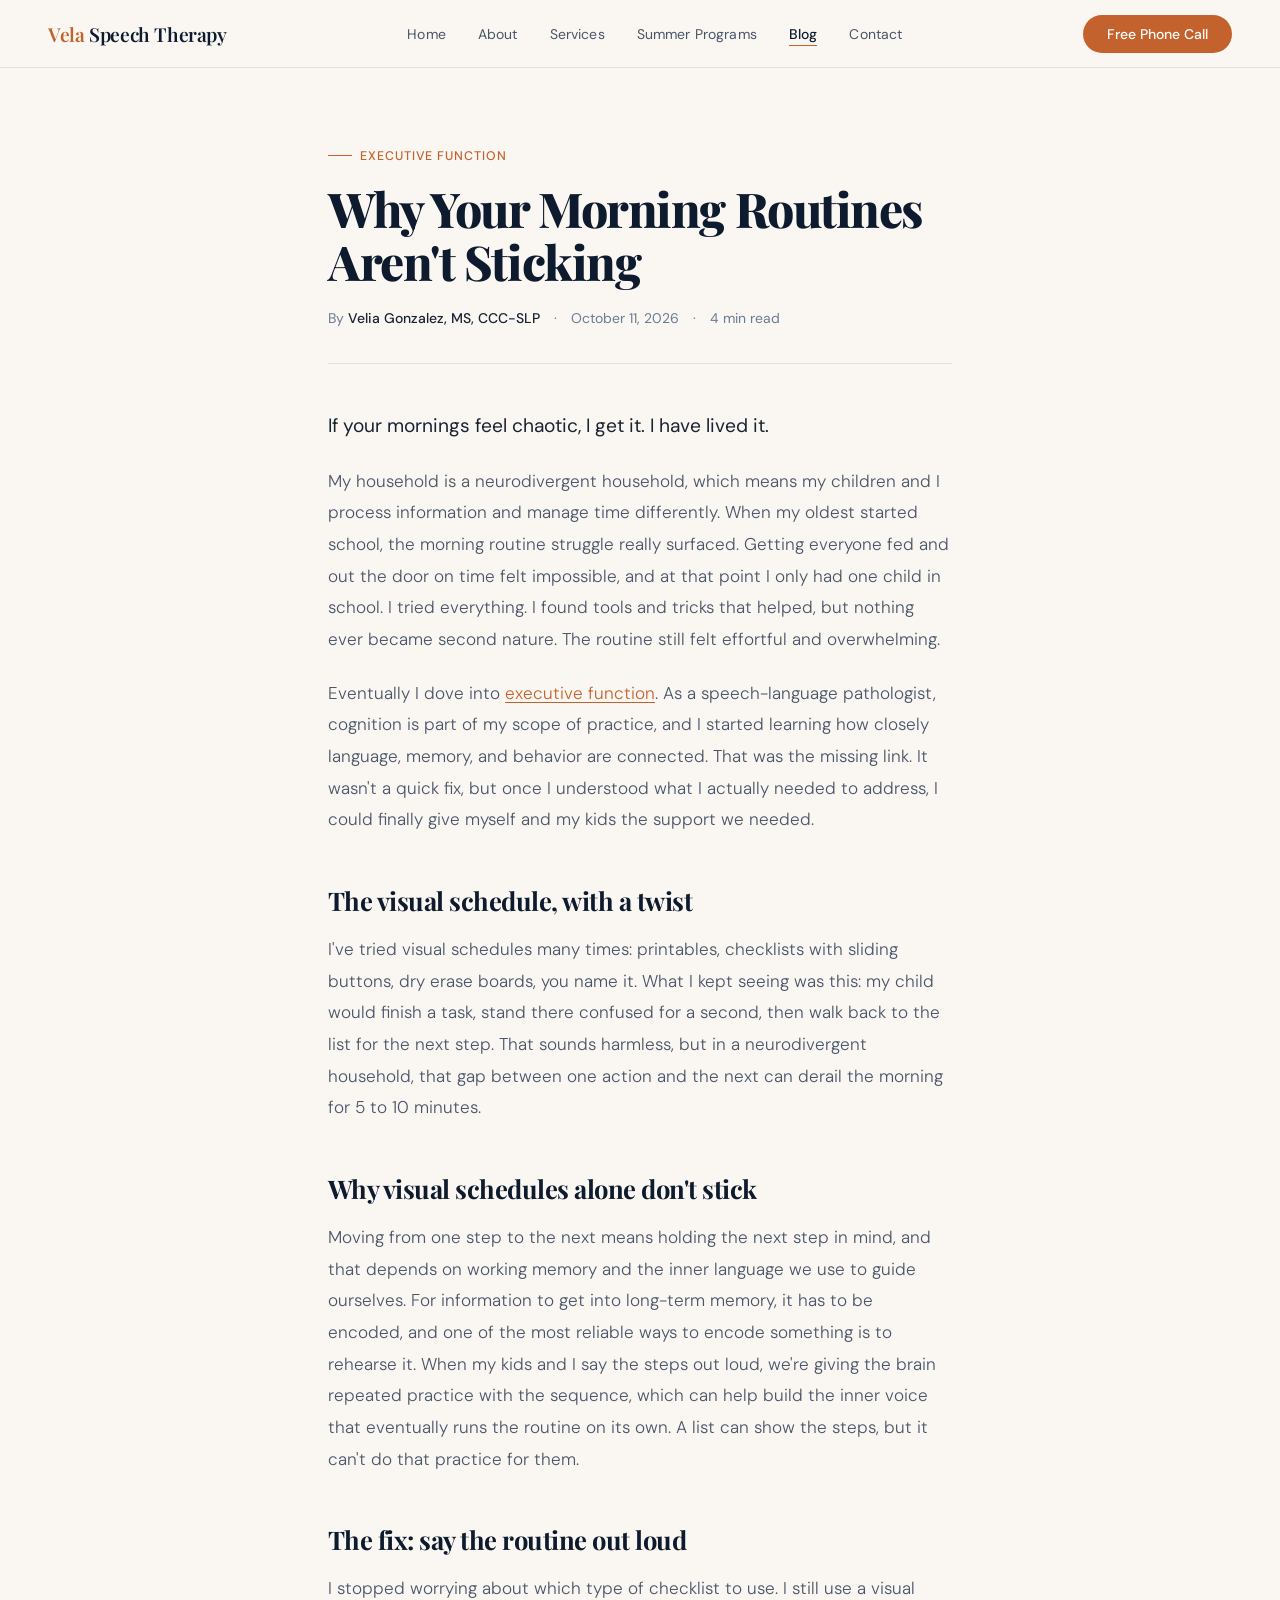
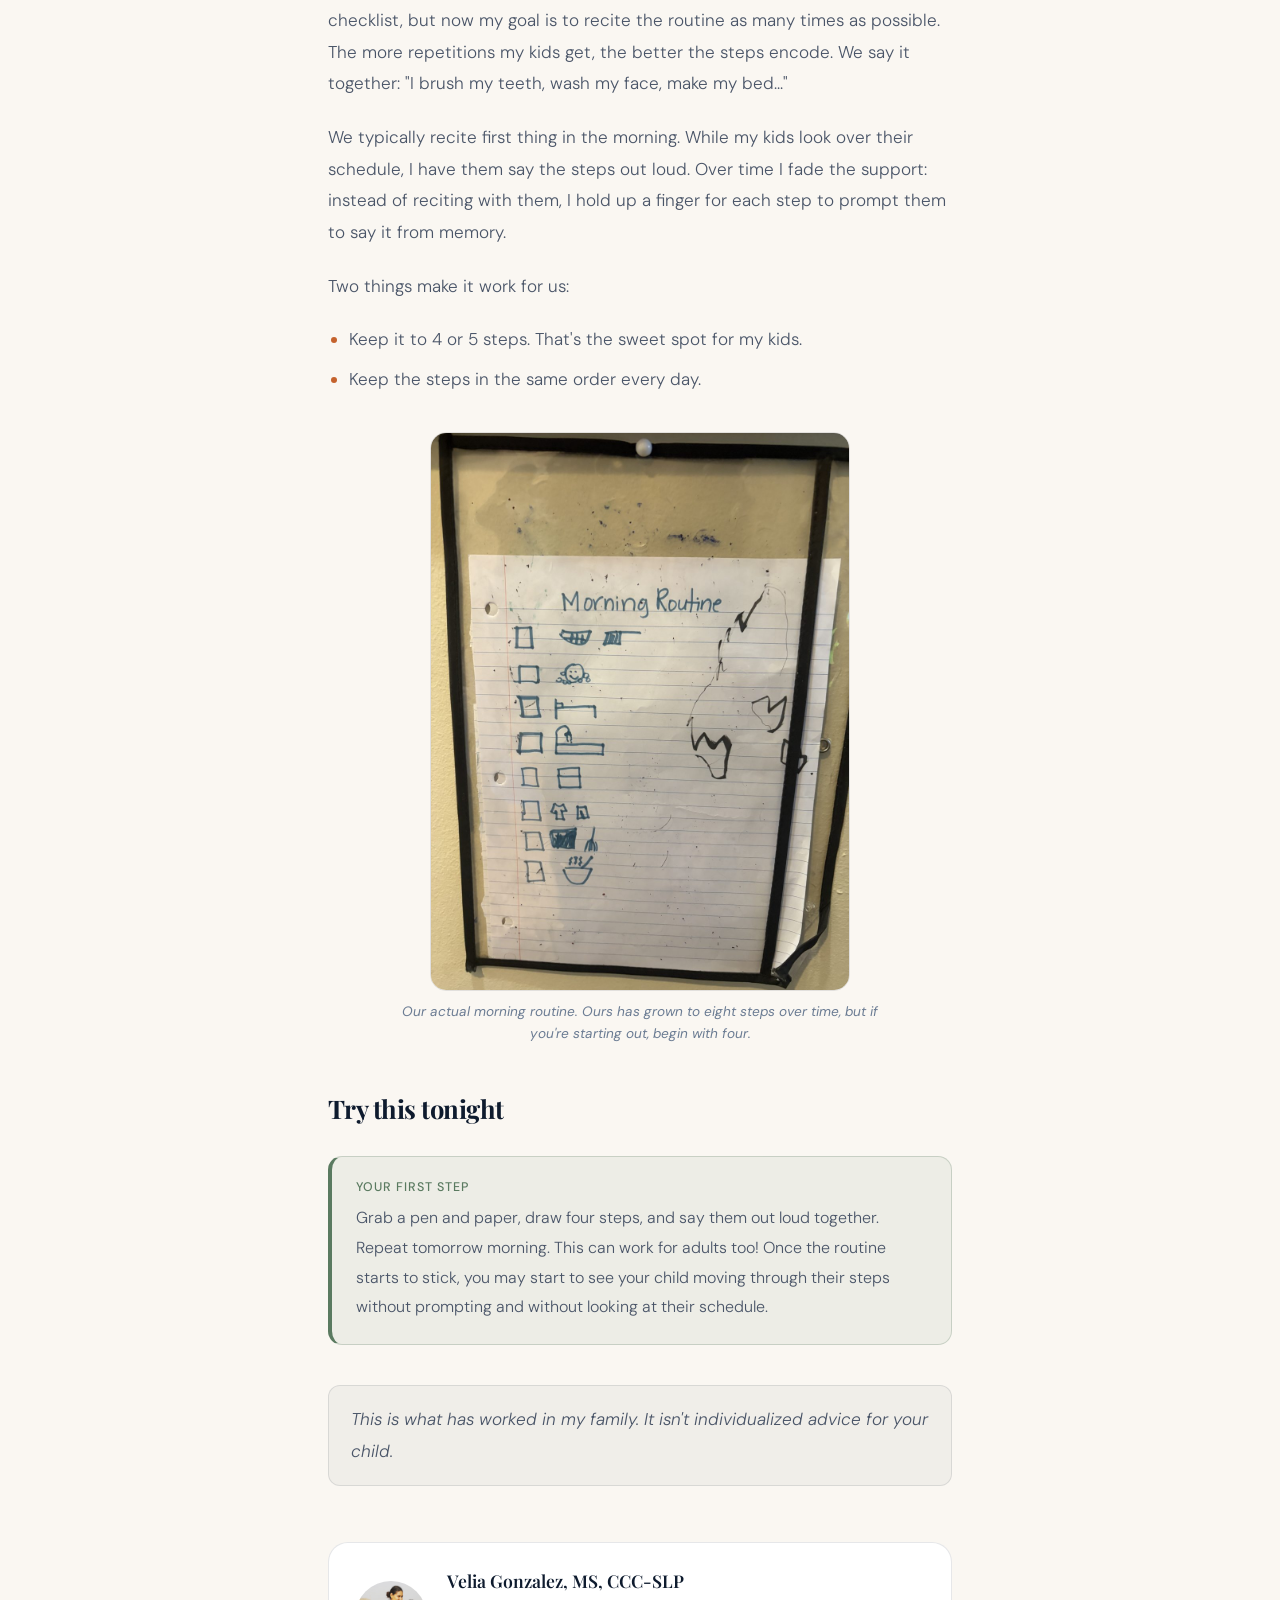
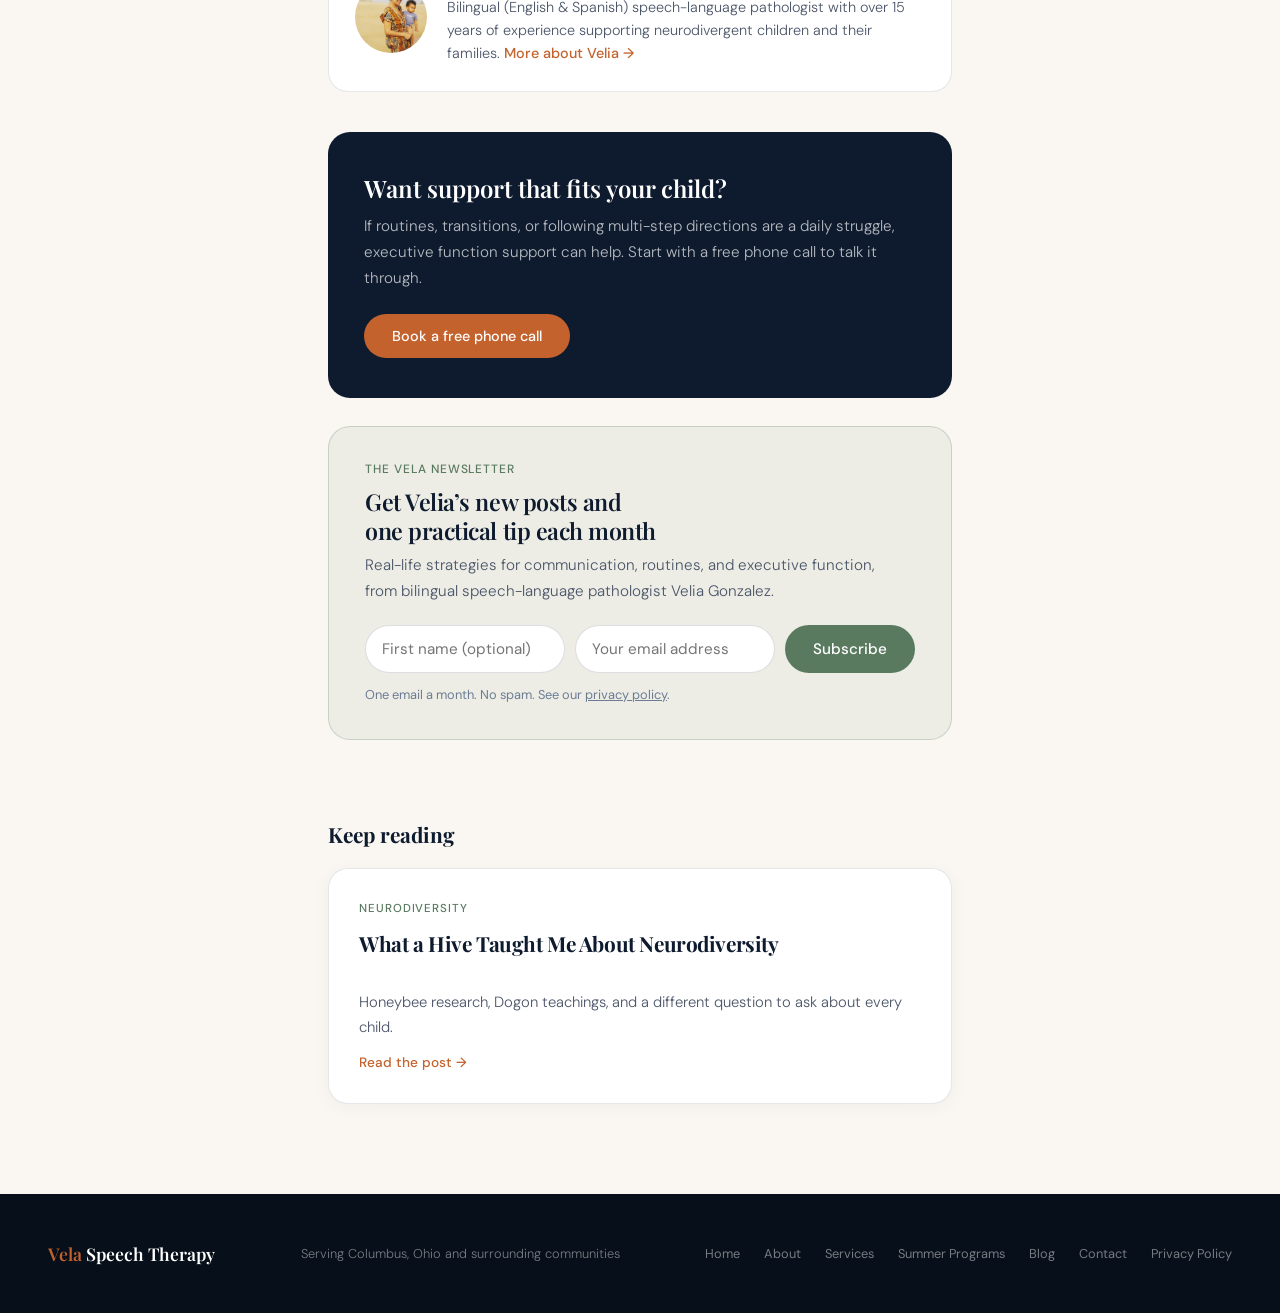
<file: blog/morning-routine-neurodivergent-kids-visual-schedule.html>
<!DOCTYPE html>
<html lang="en">
<head>
  <meta charset="UTF-8">
  <meta name="viewport" content="width=device-width, initial-scale=1.0">
  <title>Morning Routine Not Sticking? A Visual Schedule Twist | Vela Speech</title>
  <meta name="description" content="Visual schedules not working? A speech-language pathologist explains how saying the morning routine out loud builds working memory, and how to start tonight.">
  <link rel="canonical" href="https://velaspeechtherapy.com/blog/morning-routine-neurodivergent-kids-visual-schedule.html">

  <!-- Open Graph / social sharing -->
  <meta property="og:type" content="article">
  <meta property="og:title" content="Why Your Morning Routines Aren't Sticking">
  <meta property="og:description" content="The small change to the visual schedule that helps neurodivergent kids' morning routines run on their own.">
  <meta property="og:url" content="https://velaspeechtherapy.com/blog/morning-routine-neurodivergent-kids-visual-schedule.html">
  <meta property="og:site_name" content="Vela Speech Therapy">
  <meta property="og:image" content="https://velaspeechtherapy.com/images/blog/morning-routine-schedule.jpg">
  <meta name="twitter:card" content="summary_large_image">

  <link rel="preconnect" href="https://fonts.googleapis.com">
  <link rel="preconnect" href="https://fonts.gstatic.com" crossorigin>
  <link href="https://fonts.googleapis.com/css2?family=Playfair+Display:ital,wght@0,400;0,600;0,700;0,800;1,400;1,600&family=DM+Sans:ital,wght@0,300;0,400;0,500;1,300&display=swap" rel="stylesheet">
  <link rel="stylesheet" href="/blog/blog.css">

  <script type="application/ld+json">
  {
    "@context": "https://schema.org",
    "@type": "BlogPosting",
    "headline": "Why Your Morning Routines Aren't Sticking",
    "description": "Visual schedules not working? A speech-language pathologist explains how saying the morning routine out loud builds working memory, and how to start tonight.",
    "datePublished": "2026-10-11",
    "dateModified": "2026-10-11",
    "mainEntityOfPage": "https://velaspeechtherapy.com/blog/morning-routine-neurodivergent-kids-visual-schedule.html",
    "image": "https://velaspeechtherapy.com/images/blog/morning-routine-schedule.jpg",
    "keywords": "morning routine for neurodivergent kids, visual schedule, executive function, working memory, speech therapy Columbus Ohio",
    "author": {
      "@type": "Person",
      "name": "Velia Gonzalez",
      "jobTitle": "Speech-Language Pathologist (MS, CCC-SLP)",
      "url": "https://velaspeechtherapy.com/about.html"
    },
    "publisher": {
      "@type": "Organization",
      "name": "Vela Speech Therapy",
      "url": "https://velaspeechtherapy.com/"
    }
  }
  </script>
  <script type="application/ld+json">
  {
    "@context": "https://schema.org",
    "@type": "FAQPage",
    "mainEntity": [
      {
        "@type": "Question",
        "name": "Why isn't my child's visual schedule working?",
        "acceptedAnswer": {
          "@type": "Answer",
          "text": "Moving from one step to the next means holding the next step in mind, which depends on working memory and the inner language we use to guide ourselves. A list can show the steps, but it can't do the rehearsal that helps the sequence encode into memory."
        }
      },
      {
        "@type": "Question",
        "name": "How many steps should a morning routine have?",
        "acceptedAnswer": {
          "@type": "Answer",
          "text": "In Velia's family, 4 or 5 steps is the sweet spot, kept in the same order every day. If you're starting out, begin with four."
        }
      }
    ]
  }
  </script>
<!-- Microsoft Clarity -->
<script type="text/javascript">
    (function(c,l,a,r,i,t,y){
        c[a]=c[a]||function(){(c[a].q=c[a].q||[]).push(arguments)};
        t=l.createElement(r);t.async=1;t.src="https://www.clarity.ms/tag/"+i;
        y=l.getElementsByTagName(r)[0];y.parentNode.insertBefore(t,y);
    })(window, document, "clarity", "script", "z8m82971bk");
</script>
</head>

<body>

<nav>
  <a href="/index.html" class="nav-logo"><span>Vela </span>Speech Therapy</a>
  <ul class="nav-links">
    <li><a href="/index.html">Home</a></li>
    <li><a href="/about.html">About</a></li>
    <li><a href="/services.html">Services</a></li>
    <li><a href="/summer-programs.html">Summer Programs</a></li>
    <li><a href="/blog/" class="active">Blog</a></li>
    <li><a href="/index.html#contact">Contact</a></li>
  </ul>
  <div class="nav-right">
    <a href="/index.html#contact" class="nav-cta">Free Phone Call</a>
    <button class="nav-hamburger" id="hamburger" aria-label="Open menu">
      <span></span><span></span><span></span>
    </button>
  </div>
</nav>

<div class="nav-mobile" id="mobile-nav">
  <a href="/index.html">Home</a>
  <a href="/about.html">About</a>
  <a href="/services.html">Services</a>
  <a href="/summer-programs.html">Summer Programs</a>
  <a href="/blog/" class="active">Blog</a>
  <a href="/index.html#contact">Contact</a>
  <a href="/index.html#contact" class="nav-mobile-cta">Free Phone Call</a>
</div>

<main>
  <article class="post-wrapper">

    <header class="post-header">
      <a href="/blog/" class="page-eyebrow">Executive Function</a>
      <h1>Why Your Morning Routines Aren't Sticking</h1>
      <div class="post-meta">
        <span>By <strong>Velia Gonzalez, MS, CCC-SLP</strong></span>
        <span>·</span>
        <time datetime="2026-10-11">October 11, 2026</time>
        <span>·</span>
        <span>4 min read</span>
      </div>
    </header>

    <div class="post-body">

      <p class="lede">If your mornings feel chaotic, I get it. I have lived it.</p>

      <p>My household is a neurodivergent household, which means my children and I process information and manage time differently. When my oldest started school, the morning routine struggle really surfaced. Getting everyone fed and out the door on time felt impossible, and at that point I only had one child in school. I tried everything. I found tools and tricks that helped, but nothing ever became second nature. The routine still felt effortful and overwhelming.</p>

      <p>Eventually I dove into <a href="/services.html#executive-function">executive function</a>. As a speech-language pathologist, cognition is part of my scope of practice, and I started learning how closely language, memory, and behavior are connected. That was the missing link. It wasn't a quick fix, but once I understood what I actually needed to address, I could finally give myself and my kids the support we needed.</p>

      <h2 id="visual-schedule-twist">The visual schedule, with a twist</h2>

      <p>I've tried visual schedules many times: printables, checklists with sliding buttons, dry erase boards, you name it. What I kept seeing was this: my child would finish a task, stand there confused for a second, then walk back to the list for the next step. That sounds harmless, but in a neurodivergent household, that gap between one action and the next can derail the morning for 5 to 10 minutes.</p>

      <h2 id="why-it-happens">Why visual schedules alone don't stick</h2>

      <p>Moving from one step to the next means holding the next step in mind, and that depends on working memory and the inner language we use to guide ourselves. For information to get into long-term memory, it has to be encoded, and one of the most reliable ways to encode something is to rehearse it. When my kids and I say the steps out loud, we're giving the brain repeated practice with the sequence, which can help build the inner voice that eventually runs the routine on its own. A list can show the steps, but it can't do that practice for them.</p>

      <h2 id="the-fix">The fix: say the routine out loud</h2>

      <p>I stopped worrying about which type of checklist to use. I still use a visual checklist, but now my goal is to recite the routine as many times as possible. The more repetitions my kids get, the better the steps encode. We say it together: "I brush my teeth, wash my face, make my bed..."</p>

      <p>We typically recite first thing in the morning. While my kids look over their schedule, I have them say the steps out loud. Over time I fade the support: instead of reciting with them, I hold up a finger for each step to prompt them to say it from memory.</p>

      <p>Two things make it work for us:</p>
      <ul>
        <li>Keep it to 4 or 5 steps. That's the sweet spot for my kids.</li>
        <li>Keep the steps in the same order every day.</li>
      </ul>

      <figure class="portrait">
        <img src="/images/blog/morning-routine-schedule.jpg" alt="A hand-drawn Morning Routine checklist on lined paper in a clear sleeve, with eight checkboxes and a simple drawing for each step, including brushing teeth, making the bed, getting dressed, and eating breakfast." width="1050" height="1400" loading="lazy">
        <figcaption>Our actual morning routine. Ours has grown to eight steps over time, but if you're starting out, begin with four.</figcaption>
      </figure>

      <h2 id="try-this-tonight">Try this tonight</h2>

      <div class="callout">
        <div class="callout-title">Your first step</div>
        <p>Grab a pen and paper, draw four steps, and say them out loud together. Repeat tomorrow morning. This can work for adults too! Once the routine starts to stick, you may start to see your child moving through their steps without prompting and without looking at their schedule.</p>
      </div>

      <!-- PRODUCT LINK PENDING: replace the href with the public product/sales link, then remove these comment markers.
      <div class="callout">
        <div class="callout-title">Companion resource</div>
        <p>I made a resource to go with this post. <a href="PUBLIC-PRODUCT-LINK">Get it here →</a></p>
      </div>
      -->

      <p class="post-note">This is what has worked in my family. It isn't individualized advice for your child.</p>

    </div>

    <aside class="author-card">
      <img src="/images/velia-los-angeles.jpg" alt="Velia Gonzalez, MS, CCC-SLP">
      <div>
        <div class="author-card-name">Velia Gonzalez, MS, CCC-SLP</div>
        <p>Bilingual (English &amp; Spanish) speech-language pathologist with over 15 years of experience supporting neurodivergent children and their families. <a href="/about.html">More about Velia →</a></p>
      </div>
    </aside>

    <section class="post-cta">
      <h2>Want support that fits your child?</h2>
      <p>If routines, transitions, or following multi-step directions are a daily struggle, executive function support can help. Start with a free phone call to talk it through.</p>
      <a href="/index.html#contact">Book a free phone call</a>
    </section>

    <section class="newsletter" aria-labelledby="newsletter-title">
      <div class="newsletter-eyebrow">The Vela newsletter</div>
      <h2 id="newsletter-title">Get Velia’s new posts and one practical tip each month</h2>
      <p>Real-life strategies for communication, routines, and executive function, from bilingual speech-language pathologist Velia Gonzalez.</p>
      <form name="newsletter" method="POST" data-netlify="true" netlify-honeypot="bot-field" novalidate>
        <input type="hidden" name="form-name" value="newsletter">
        <input type="hidden" name="source-page" value="">
        <p hidden><label>Don’t fill this out: <input name="bot-field"></label></p>
        <div class="newsletter-fields">
          <label class="visually-hidden" for="newsletter-name">First name</label>
          <input id="newsletter-name" type="text" name="first-name" placeholder="First name (optional)" autocomplete="given-name">
          <label class="visually-hidden" for="newsletter-email">Email address</label>
          <input id="newsletter-email" type="email" name="email" placeholder="Your email address" autocomplete="email" required>
          <button type="submit">Subscribe</button>
        </div>
        <div class="newsletter-status" role="status" aria-live="polite"></div>
        <div class="newsletter-note">One email a month. No spam. See our <a href="/privacy-policy.html">privacy policy</a>.</div>
      </form>
    </section>

  </article>

  <section class="related">
    <h2>Keep reading</h2>
    <div class="post-grid">
      <a class="post-card" href="/blog/what-a-honeybee-hive-taught-me-about-neurodiversity.html">
        <span class="post-card-tag">Neurodiversity</span>
        <h2>What a Hive Taught Me About Neurodiversity</h2>
        <p>Honeybee research, Dogon teachings, and a different question to ask about every child.</p>
        <span class="post-card-more">Read the post →</span>
      </a>
    </div>
  </section>
</main>

<footer>
  <div class="footer-logo"><span>Vela </span>Speech Therapy</div>
  <div class="footer-text">Serving Columbus, Ohio and surrounding communities</div>
  <div class="footer-links">
    <a href="/index.html">Home</a>
    <a href="/about.html">About</a>
    <a href="/services.html">Services</a>
    <a href="/summer-programs.html">Summer Programs</a>
    <a href="/blog/">Blog</a>
    <a href="/index.html#contact">Contact</a>
    <a href="/privacy-policy.html">Privacy Policy</a>
  </div>
</footer>

<script>
  const hamburger = document.getElementById('hamburger');
  const mobileNav = document.getElementById('mobile-nav');
  hamburger.addEventListener('click', () => {
    hamburger.classList.toggle('open');
    mobileNav.classList.toggle('open');
  });
  mobileNav.querySelectorAll('a').forEach(link => {
    link.addEventListener('click', () => {
      hamburger.classList.remove('open');
      mobileNav.classList.remove('open');
    });
  });
</script>
<script src="/blog/newsletter.js"></script>
</body>
</html>
</file>
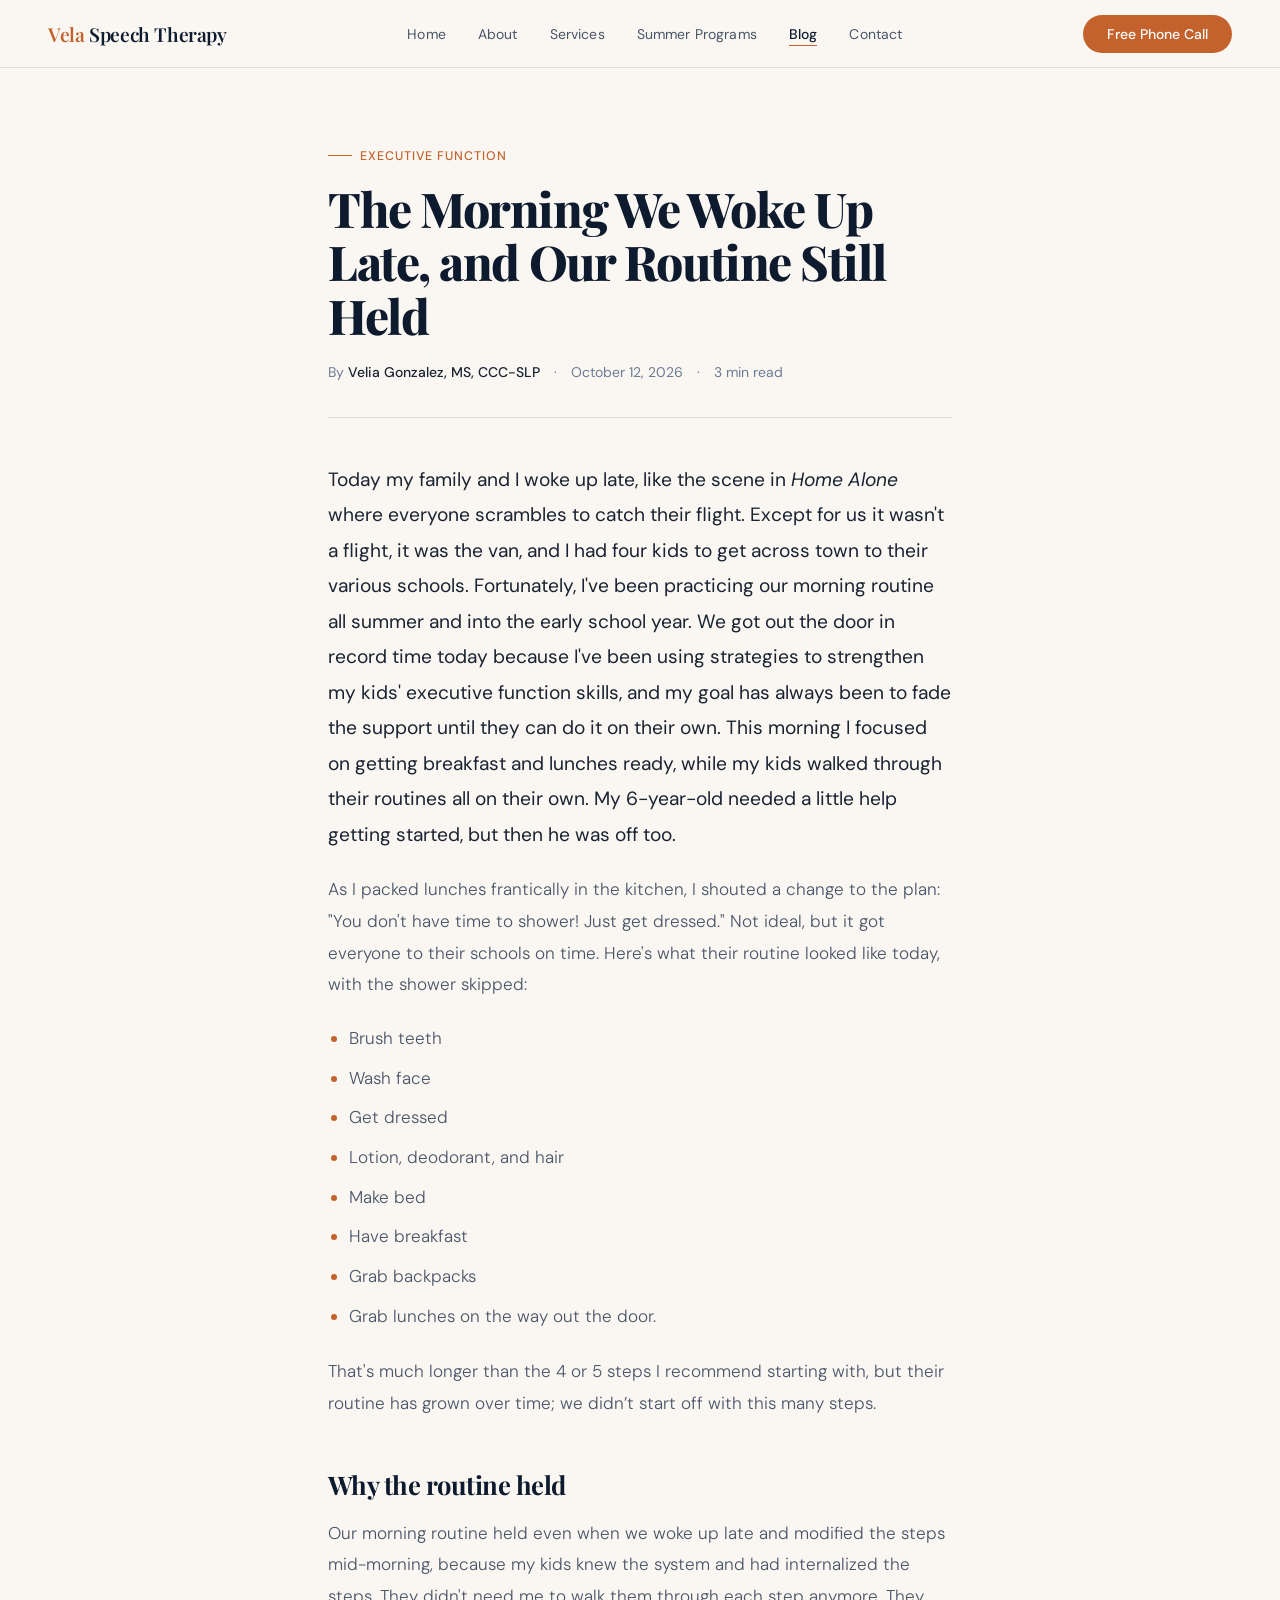
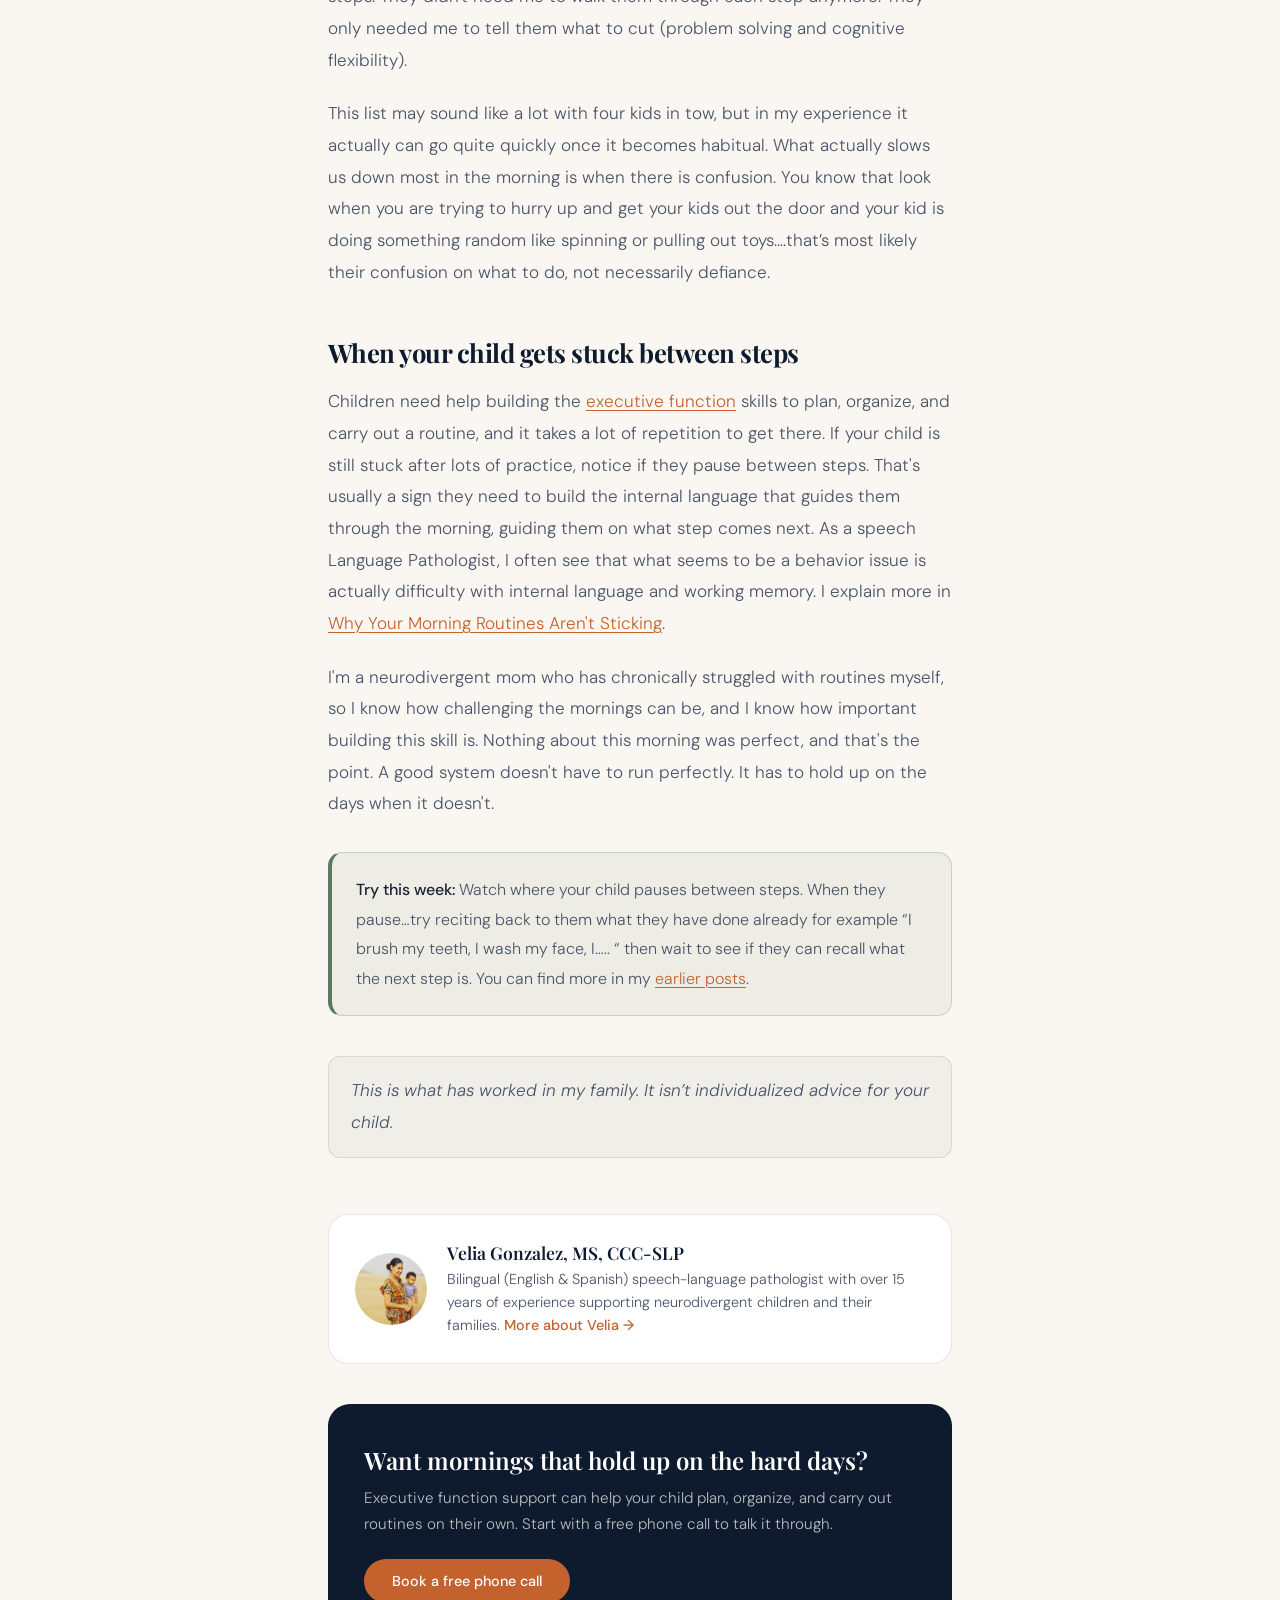
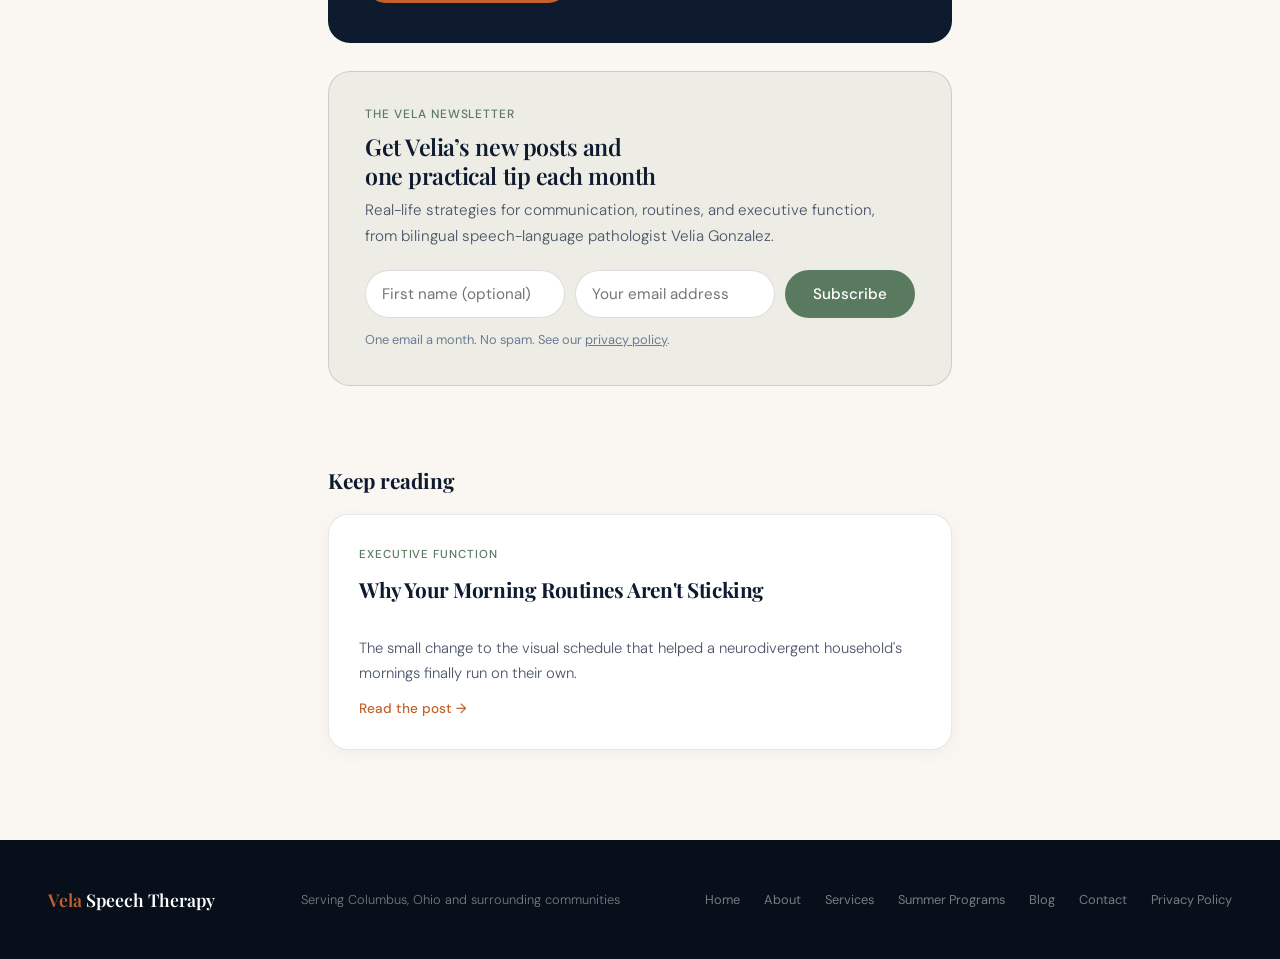
<file: blog/morning-routine-woke-up-late.html>
<!DOCTYPE html>
<html lang="en">
<head>
  <meta charset="UTF-8">
  <meta name="viewport" content="width=device-width, initial-scale=1.0">
  <title>We Woke Up Late and Our Morning Routine Still Held | Vela</title>
  <meta name="description" content="Four kids, a late start, and a routine that held anyway. How practicing executive function skills helps kids run their morning on their own.">
  <link rel="canonical" href="https://velaspeechtherapy.com/blog/morning-routine-woke-up-late.html">

  <!-- Open Graph / social sharing -->
  <meta property="og:type" content="article">
  <meta property="og:title" content="The Morning We Woke Up Late, and Our Routine Still Held">
  <meta property="og:description" content="Four kids, a late start, and a morning routine that held anyway.">
  <meta property="og:url" content="https://velaspeechtherapy.com/blog/morning-routine-woke-up-late.html">
  <meta property="og:site_name" content="Vela Speech Therapy">
  <meta property="og:image" content="https://velaspeechtherapy.com/images/blog/morning-routine-schedule.jpg">
  <meta name="twitter:card" content="summary_large_image">

  <link rel="preconnect" href="https://fonts.googleapis.com">
  <link rel="preconnect" href="https://fonts.gstatic.com" crossorigin>
  <link href="https://fonts.googleapis.com/css2?family=Playfair+Display:ital,wght@0,400;0,600;0,700;0,800;1,400;1,600&family=DM+Sans:ital,wght@0,300;0,400;0,500;1,300&display=swap" rel="stylesheet">
  <link rel="stylesheet" href="/blog/blog.css">

  <script type="application/ld+json">
  {
    "@context": "https://schema.org",
    "@type": "BlogPosting",
    "headline": "The Morning We Woke Up Late, and Our Routine Still Held",
    "description": "Four kids, a late start, and a routine that held anyway. How practicing executive function skills helps kids run their morning on their own.",
    "datePublished": "2026-10-12",
    "dateModified": "2026-10-12",
    "mainEntityOfPage": "https://velaspeechtherapy.com/blog/morning-routine-woke-up-late.html",
    "image": "https://velaspeechtherapy.com/images/blog/morning-routine-schedule.jpg",
    "keywords": "morning routine for kids, executive function, neurodivergent family routine, cognitive flexibility, kids morning routine checklist, speech therapy Columbus Ohio",
    "author": {
      "@type": "Person",
      "name": "Velia Gonzalez",
      "jobTitle": "Speech-Language Pathologist (MS, CCC-SLP)",
      "url": "https://velaspeechtherapy.com/about.html"
    },
    "publisher": {
      "@type": "Organization",
      "name": "Vela Speech Therapy",
      "url": "https://velaspeechtherapy.com/"
    }
  }
  </script>
<!-- Microsoft Clarity -->
<script type="text/javascript">
    (function(c,l,a,r,i,t,y){
        c[a]=c[a]||function(){(c[a].q=c[a].q||[]).push(arguments)};
        t=l.createElement(r);t.async=1;t.src="https://www.clarity.ms/tag/"+i;
        y=l.getElementsByTagName(r)[0];y.parentNode.insertBefore(t,y);
    })(window, document, "clarity", "script", "z8m82971bk");
</script>
</head>

<body>

<nav>
  <a href="/index.html" class="nav-logo"><span>Vela </span>Speech Therapy</a>
  <ul class="nav-links">
    <li><a href="/index.html">Home</a></li>
    <li><a href="/about.html">About</a></li>
    <li><a href="/services.html">Services</a></li>
    <li><a href="/summer-programs.html">Summer Programs</a></li>
    <li><a href="/blog/" class="active">Blog</a></li>
    <li><a href="/index.html#contact">Contact</a></li>
  </ul>
  <div class="nav-right">
    <a href="/index.html#contact" class="nav-cta">Free Phone Call</a>
    <button class="nav-hamburger" id="hamburger" aria-label="Open menu">
      <span></span><span></span><span></span>
    </button>
  </div>
</nav>

<div class="nav-mobile" id="mobile-nav">
  <a href="/index.html">Home</a>
  <a href="/about.html">About</a>
  <a href="/services.html">Services</a>
  <a href="/summer-programs.html">Summer Programs</a>
  <a href="/blog/" class="active">Blog</a>
  <a href="/index.html#contact">Contact</a>
  <a href="/index.html#contact" class="nav-mobile-cta">Free Phone Call</a>
</div>

<main>
  <article class="post-wrapper">

    <header class="post-header">
      <a href="/blog/" class="page-eyebrow">Executive Function</a>
      <h1>The Morning We Woke Up Late, and Our Routine Still Held</h1>
      <div class="post-meta">
        <span>By <strong>Velia Gonzalez, MS, CCC-SLP</strong></span>
        <span>·</span>
        <time datetime="2026-10-12">October 12, 2026</time>
        <span>·</span>
        <span>3 min read</span>
      </div>
    </header>

    <div class="post-body">

      <p class="lede">Today my family and I woke up late, like the scene in <em>Home Alone</em> where everyone scrambles to catch their flight. Except for us it wasn't a flight, it was the van, and I had four kids to get across town to their various schools. Fortunately, I've been practicing our morning routine all summer and into the early school year. We got out the door in record time today because I've been using strategies to strengthen my kids' executive function skills, and my goal has always been to fade the support until they can do it on their own. This morning I focused on getting breakfast and lunches ready, while my kids walked through their routines all on their own. My 6-year-old needed a little help getting started, but then he was off too.</p>

      <p>As I packed lunches frantically in the kitchen, I shouted a change to the plan: "You don't have time to shower! Just get dressed." Not ideal, but it got everyone to their schools on time. Here's what their routine looked like today, with the shower skipped:</p>

      <ul>
        <li>Brush teeth</li>
        <li>Wash face</li>
        <li>Get dressed</li>
        <li>Lotion, deodorant, and hair</li>
        <li>Make bed</li>
        <li>Have breakfast</li>
        <li>Grab backpacks</li>
        <li>Grab lunches on the way out the door.</li>
      </ul>

      <p>That's much longer than the 4 or 5 steps I recommend starting with, but their routine has grown over time; we didn’t start off with this many steps.</p>

      <h2 id="why-it-held">Why the routine held</h2>

      <p>Our morning routine held even when we woke up late and modified the steps mid-morning, because my kids knew the system and had internalized the steps. They didn't need me to walk them through each step anymore. They only needed me to tell them what to cut (problem solving and cognitive flexibility).</p>

      <p>This list may sound like a lot with four kids in tow, but in my experience it actually can go quite quickly once it becomes habitual. What actually slows us down most in the morning is when there is confusion. You know that look when you are trying to hurry up and get your kids out the door and your kid is doing something random like spinning or pulling out toys….that’s most likely their confusion on what to do, not necessarily defiance.</p>

      <h2 id="stuck-between-steps">When your child gets stuck between steps</h2>

      <p>Children need help building the <a href="/services.html#executive-function">executive function</a> skills to plan, organize, and carry out a routine, and it takes a lot of repetition to get there. If your child is still stuck after lots of practice, notice if they pause between steps. That's usually a sign they need to build the internal language that guides them through the morning, guiding them on what step comes next. As a speech Language Pathologist, I often see that what seems to be a behavior issue is actually difficulty with internal language and working memory. I explain more in <a href="/blog/morning-routine-neurodivergent-kids-visual-schedule.html">Why Your Morning Routines Aren't Sticking</a>.</p>

      <p>I'm a neurodivergent mom who has chronically struggled with routines myself, so I know how challenging the mornings can be, and I know how important building this skill is. Nothing about this morning was perfect, and that's the point. A good system doesn't have to run perfectly. It has to hold up on the days when it doesn't.</p>

      <div class="callout">
        <p><strong>Try this week:</strong> Watch where your child pauses between steps. When they pause…try reciting back to them what they have done already for example “I brush my teeth, I wash my face, I….. “ then wait to see if they can recall what the next step is. You can find more in my <a href="/blog/">earlier posts</a>.</p>
      </div>

      <p class="post-note">This is what has worked in my family. It isn’t individualized advice for your child.</p>

    </div>

    <aside class="author-card">
      <img src="/images/velia-los-angeles.jpg" alt="Velia Gonzalez, MS, CCC-SLP">
      <div>
        <div class="author-card-name">Velia Gonzalez, MS, CCC-SLP</div>
        <p>Bilingual (English &amp; Spanish) speech-language pathologist with over 15 years of experience supporting neurodivergent children and their families. <a href="/about.html">More about Velia →</a></p>
      </div>
    </aside>

    <section class="post-cta">
      <h2>Want mornings that hold up on the hard days?</h2>
      <p>Executive function support can help your child plan, organize, and carry out routines on their own. Start with a free phone call to talk it through.</p>
      <a href="/index.html#contact">Book a free phone call</a>
    </section>

    <section class="newsletter" aria-labelledby="newsletter-title">
      <div class="newsletter-eyebrow">The Vela newsletter</div>
      <h2 id="newsletter-title">Get Velia’s new posts and one practical tip each month</h2>
      <p>Real-life strategies for communication, routines, and executive function, from bilingual speech-language pathologist Velia Gonzalez.</p>
      <form name="newsletter" method="POST" data-netlify="true" netlify-honeypot="bot-field" novalidate>
        <input type="hidden" name="form-name" value="newsletter">
        <input type="hidden" name="source-page" value="">
        <p hidden><label>Don’t fill this out: <input name="bot-field"></label></p>
        <div class="newsletter-fields">
          <label class="visually-hidden" for="newsletter-name">First name</label>
          <input id="newsletter-name" type="text" name="first-name" placeholder="First name (optional)" autocomplete="given-name">
          <label class="visually-hidden" for="newsletter-email">Email address</label>
          <input id="newsletter-email" type="email" name="email" placeholder="Your email address" autocomplete="email" required>
          <button type="submit">Subscribe</button>
        </div>
        <div class="newsletter-status" role="status" aria-live="polite"></div>
        <div class="newsletter-note">One email a month. No spam. See our <a href="/privacy-policy.html">privacy policy</a>.</div>
      </form>
    </section>

  </article>

  <section class="related">
    <h2>Keep reading</h2>
    <div class="post-grid">
      <a class="post-card" href="/blog/morning-routine-neurodivergent-kids-visual-schedule.html">
        <span class="post-card-tag">Executive Function</span>
        <h2>Why Your Morning Routines Aren't Sticking</h2>
        <p>The small change to the visual schedule that helped a neurodivergent household's mornings finally run on their own.</p>
        <span class="post-card-more">Read the post →</span>
      </a>
    </div>
  </section>
</main>

<footer>
  <div class="footer-logo"><span>Vela </span>Speech Therapy</div>
  <div class="footer-text">Serving Columbus, Ohio and surrounding communities</div>
  <div class="footer-links">
    <a href="/index.html">Home</a>
    <a href="/about.html">About</a>
    <a href="/services.html">Services</a>
    <a href="/summer-programs.html">Summer Programs</a>
    <a href="/blog/">Blog</a>
    <a href="/index.html#contact">Contact</a>
    <a href="/privacy-policy.html">Privacy Policy</a>
  </div>
</footer>

<script>
  const hamburger = document.getElementById('hamburger');
  const mobileNav = document.getElementById('mobile-nav');
  hamburger.addEventListener('click', () => {
    hamburger.classList.toggle('open');
    mobileNav.classList.toggle('open');
  });
  mobileNav.querySelectorAll('a').forEach(link => {
    link.addEventListener('click', () => {
      hamburger.classList.remove('open');
      mobileNav.classList.remove('open');
    });
  });
</script>
<script src="/blog/newsletter.js"></script>
</body>
</html>
</file>
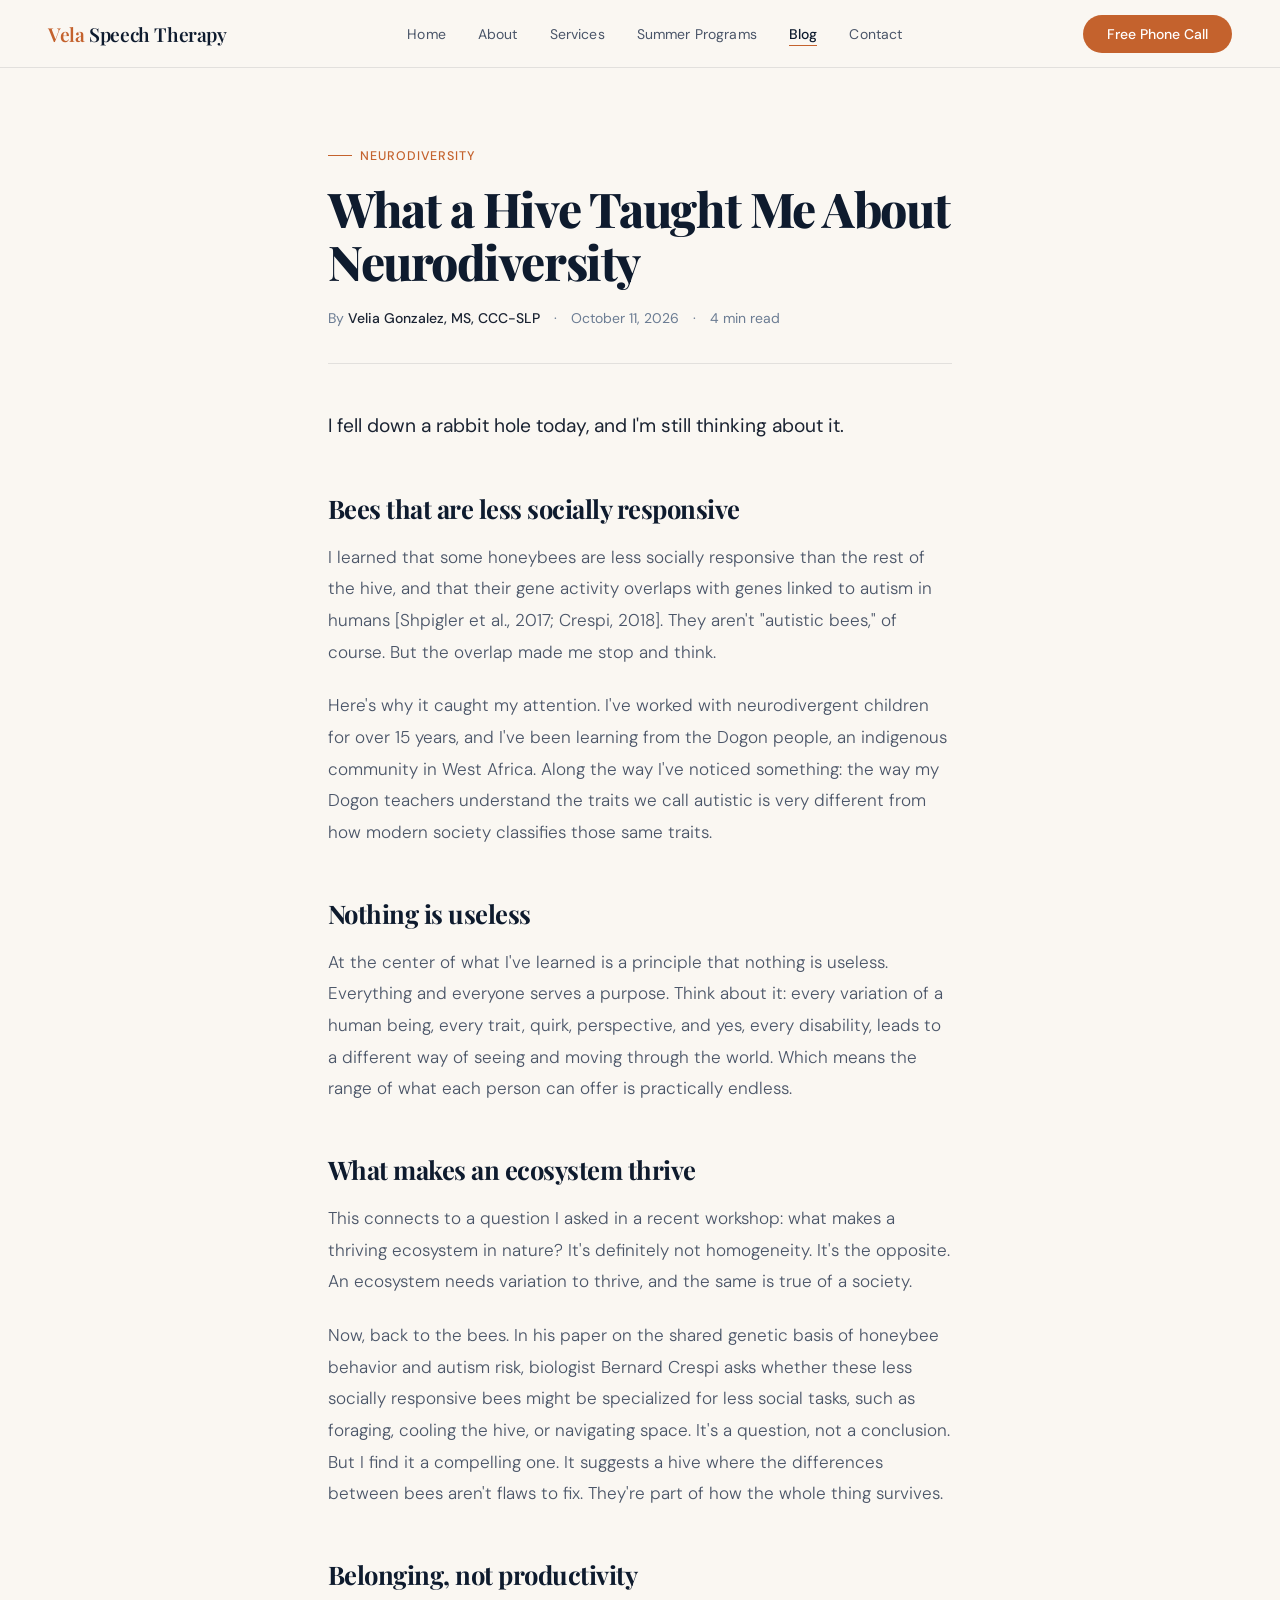
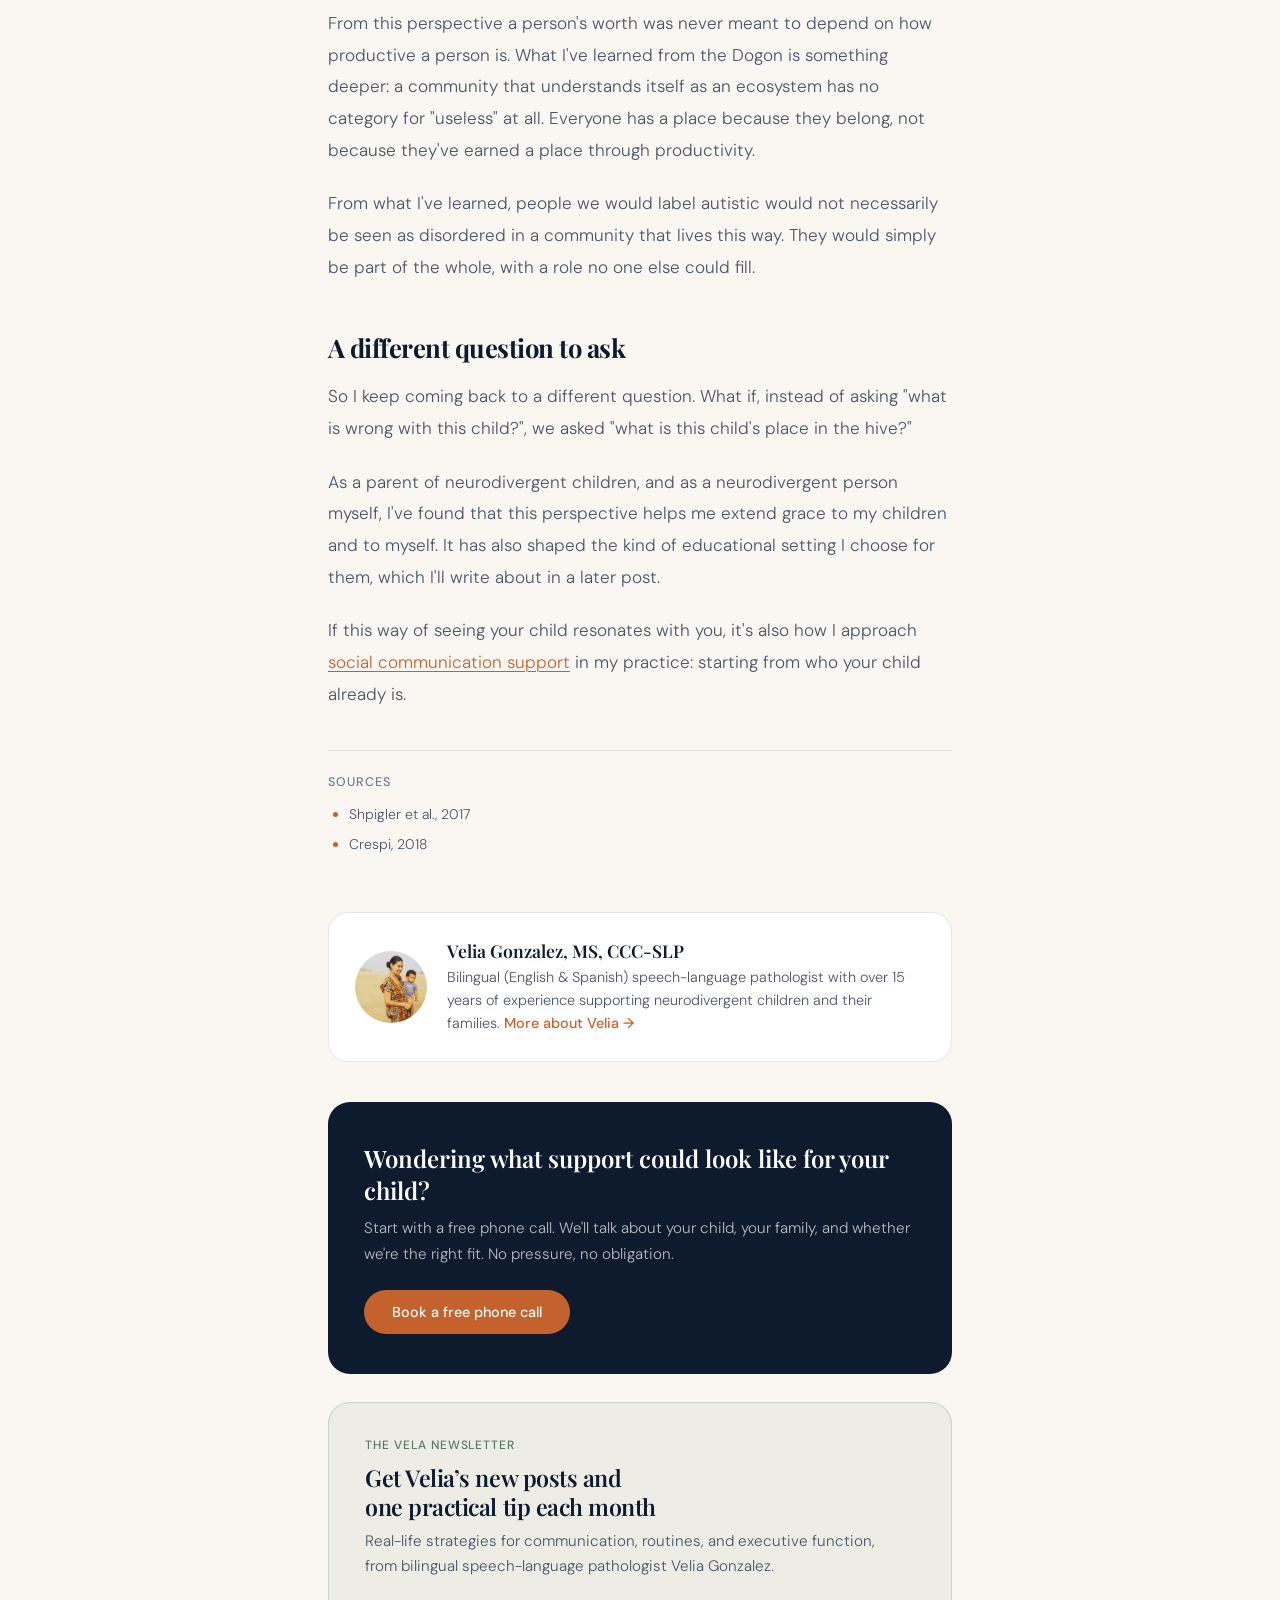
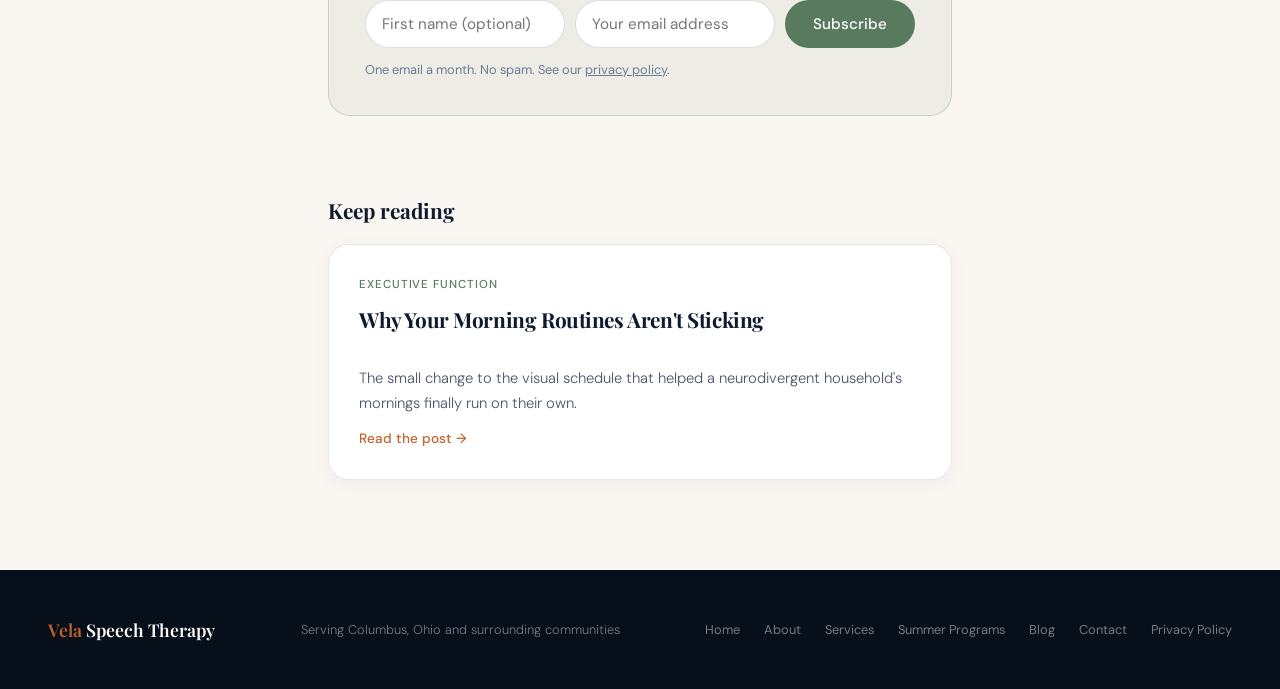
<file: blog/what-a-honeybee-hive-taught-me-about-neurodiversity.html>
<!DOCTYPE html>
<html lang="en">
<head>
  <meta charset="UTF-8">
  <meta name="viewport" content="width=device-width, initial-scale=1.0">
  <title>What a Honeybee Hive Taught Me About Neurodiversity | Vela</title>
  <meta name="description" content="A speech-language pathologist reflects on honeybee research, Dogon teachings, and a neurodiversity-affirming question: what is this child's place in the hive?">
  <link rel="canonical" href="https://velaspeechtherapy.com/blog/what-a-honeybee-hive-taught-me-about-neurodiversity.html">

  <!-- Open Graph / social sharing -->
  <meta property="og:type" content="article">
  <meta property="og:title" content="What a Honeybee Hive Taught Me About Neurodiversity">
  <meta property="og:description" content="Honeybee research, Dogon teachings, and a neurodiversity-affirming question: what is this child's place in the hive?">
  <meta property="og:url" content="https://velaspeechtherapy.com/blog/what-a-honeybee-hive-taught-me-about-neurodiversity.html">
  <meta property="og:site_name" content="Vela Speech Therapy">
  <meta property="og:image" content="https://velaspeechtherapy.com/images/velia-los-angeles.jpg">
  <meta name="twitter:card" content="summary_large_image">

  <link rel="preconnect" href="https://fonts.googleapis.com">
  <link rel="preconnect" href="https://fonts.gstatic.com" crossorigin>
  <link href="https://fonts.googleapis.com/css2?family=Playfair+Display:ital,wght@0,400;0,600;0,700;0,800;1,400;1,600&family=DM+Sans:ital,wght@0,300;0,400;0,500;1,300&display=swap" rel="stylesheet">
  <link rel="stylesheet" href="/blog/blog.css">

  <script type="application/ld+json">
  {
    "@context": "https://schema.org",
    "@type": "BlogPosting",
    "headline": "What a Honeybee Hive Taught Me About Neurodiversity",
    "description": "A speech-language pathologist reflects on honeybee research, Dogon teachings, and a neurodiversity-affirming question: what is this child's place in the hive?",
    "datePublished": "2026-10-11",
    "dateModified": "2026-10-11",
    "mainEntityOfPage": "https://velaspeechtherapy.com/blog/what-a-honeybee-hive-taught-me-about-neurodiversity.html",
    "image": "https://velaspeechtherapy.com/images/velia-los-angeles.jpg",
    "keywords": "neurodiversity, neurodiversity-affirming, autism, honeybees, Dogon, speech therapy Columbus Ohio",
    "author": {
      "@type": "Person",
      "name": "Velia Gonzalez",
      "jobTitle": "Speech-Language Pathologist (MS, CCC-SLP)",
      "url": "https://velaspeechtherapy.com/about.html"
    },
    "publisher": {
      "@type": "Organization",
      "name": "Vela Speech Therapy",
      "url": "https://velaspeechtherapy.com/"
    }
  }
  </script>
<!-- Microsoft Clarity -->
<script type="text/javascript">
    (function(c,l,a,r,i,t,y){
        c[a]=c[a]||function(){(c[a].q=c[a].q||[]).push(arguments)};
        t=l.createElement(r);t.async=1;t.src="https://www.clarity.ms/tag/"+i;
        y=l.getElementsByTagName(r)[0];y.parentNode.insertBefore(t,y);
    })(window, document, "clarity", "script", "z8m82971bk");
</script>
</head>

<body>

<nav>
  <a href="/index.html" class="nav-logo"><span>Vela </span>Speech Therapy</a>
  <ul class="nav-links">
    <li><a href="/index.html">Home</a></li>
    <li><a href="/about.html">About</a></li>
    <li><a href="/services.html">Services</a></li>
    <li><a href="/summer-programs.html">Summer Programs</a></li>
    <li><a href="/blog/" class="active">Blog</a></li>
    <li><a href="/index.html#contact">Contact</a></li>
  </ul>
  <div class="nav-right">
    <a href="/index.html#contact" class="nav-cta">Free Phone Call</a>
    <button class="nav-hamburger" id="hamburger" aria-label="Open menu">
      <span></span><span></span><span></span>
    </button>
  </div>
</nav>

<div class="nav-mobile" id="mobile-nav">
  <a href="/index.html">Home</a>
  <a href="/about.html">About</a>
  <a href="/services.html">Services</a>
  <a href="/summer-programs.html">Summer Programs</a>
  <a href="/blog/" class="active">Blog</a>
  <a href="/index.html#contact">Contact</a>
  <a href="/index.html#contact" class="nav-mobile-cta">Free Phone Call</a>
</div>

<main>
  <article class="post-wrapper">

    <header class="post-header">
      <a href="/blog/" class="page-eyebrow">Neurodiversity</a>
      <h1>What a Hive Taught Me About Neurodiversity</h1>
      <div class="post-meta">
        <span>By <strong>Velia Gonzalez, MS, CCC-SLP</strong></span>
        <span>·</span>
        <time datetime="2026-10-11">October 11, 2026</time>
        <span>·</span>
        <span>4 min read</span>
      </div>
    </header>

    <div class="post-body">

      <p class="lede">I fell down a rabbit hole today, and I'm still thinking about it.</p>

      <h2 id="bees">Bees that are less socially responsive</h2>

      <p>I learned that some honeybees are less socially responsive than the rest of the hive, and that their gene activity overlaps with genes linked to autism in humans [Shpigler et al., 2017; Crespi, 2018]. They aren't "autistic bees," of course. But the overlap made me stop and think.</p>

      <p>Here's why it caught my attention. I've worked with neurodivergent children for over 15 years, and I've been learning from the Dogon people, an indigenous community in West Africa. Along the way I've noticed something: the way my Dogon teachers understand the traits we call autistic is very different from how modern society classifies those same traits.</p>

      <h2 id="nothing-is-useless">Nothing is useless</h2>

      <p>At the center of what I've learned is a principle that nothing is useless. Everything and everyone serves a purpose. Think about it: every variation of a human being, every trait, quirk, perspective, and yes, every disability, leads to a different way of seeing and moving through the world. Which means the range of what each person can offer is practically endless.</p>

      <h2 id="ecosystem">What makes an ecosystem thrive</h2>

      <p>This connects to a question I asked in a recent workshop: what makes a thriving ecosystem in nature? It's definitely not homogeneity. It's the opposite. An ecosystem needs variation to thrive, and the same is true of a society.</p>

      <p>Now, back to the bees. In his paper on the shared genetic basis of honeybee behavior and autism risk, biologist Bernard Crespi asks whether these less socially responsive bees might be specialized for less social tasks, such as foraging, cooling the hive, or navigating space. It's a question, not a conclusion. But I find it a compelling one. It suggests a hive where the differences between bees aren't flaws to fix. They're part of how the whole thing survives.</p>

      <h2 id="belonging">Belonging, not productivity</h2>

      <p>From this perspective a person's worth was never meant to depend on how productive a person is. What I've learned from the Dogon is something deeper: a community that understands itself as an ecosystem has no category for "useless" at all. Everyone has a place because they belong, not because they've earned a place through productivity.</p>

      <p>From what I've learned, people we would label autistic would not necessarily be seen as disordered in a community that lives this way. They would simply be part of the whole, with a role no one else could fill.</p>

      <h2 id="a-different-question">A different question to ask</h2>

      <p>So I keep coming back to a different question. What if, instead of asking "what is wrong with this child?", we asked "what is this child's place in the hive?"</p>

      <p>As a parent of neurodivergent children, and as a neurodivergent person myself, I've found that this perspective helps me extend grace to my children and to myself. It has also shaped the kind of educational setting I choose for them, which I'll write about in a later post.</p>

      <p>If this way of seeing your child resonates with you, it's also how I approach <a href="/services.html#social-communication">social communication support</a> in my practice: starting from who your child already is.</p>

      <section class="post-sources">
        <h2>Sources</h2>
        <ul>
          <li>Shpigler et al., 2017</li>
          <li>Crespi, 2018</li>
        </ul>
      </section>

    </div>

    <aside class="author-card">
      <img src="/images/velia-los-angeles.jpg" alt="Velia Gonzalez, MS, CCC-SLP">
      <div>
        <div class="author-card-name">Velia Gonzalez, MS, CCC-SLP</div>
        <p>Bilingual (English &amp; Spanish) speech-language pathologist with over 15 years of experience supporting neurodivergent children and their families. <a href="/about.html">More about Velia →</a></p>
      </div>
    </aside>

    <section class="post-cta">
      <h2>Wondering what support could look like for your child?</h2>
      <p>Start with a free phone call. We'll talk about your child, your family, and whether we're the right fit. No pressure, no obligation.</p>
      <a href="/index.html#contact">Book a free phone call</a>
    </section>

    <section class="newsletter" aria-labelledby="newsletter-title">
      <div class="newsletter-eyebrow">The Vela newsletter</div>
      <h2 id="newsletter-title">Get Velia’s new posts and one practical tip each month</h2>
      <p>Real-life strategies for communication, routines, and executive function, from bilingual speech-language pathologist Velia Gonzalez.</p>
      <form name="newsletter" method="POST" data-netlify="true" netlify-honeypot="bot-field" novalidate>
        <input type="hidden" name="form-name" value="newsletter">
        <input type="hidden" name="source-page" value="">
        <p hidden><label>Don’t fill this out: <input name="bot-field"></label></p>
        <div class="newsletter-fields">
          <label class="visually-hidden" for="newsletter-name">First name</label>
          <input id="newsletter-name" type="text" name="first-name" placeholder="First name (optional)" autocomplete="given-name">
          <label class="visually-hidden" for="newsletter-email">Email address</label>
          <input id="newsletter-email" type="email" name="email" placeholder="Your email address" autocomplete="email" required>
          <button type="submit">Subscribe</button>
        </div>
        <div class="newsletter-status" role="status" aria-live="polite"></div>
        <div class="newsletter-note">One email a month. No spam. See our <a href="/privacy-policy.html">privacy policy</a>.</div>
      </form>
    </section>

  </article>

  <section class="related">
    <h2>Keep reading</h2>
    <div class="post-grid">
      <a class="post-card" href="/blog/morning-routine-neurodivergent-kids-visual-schedule.html">
        <span class="post-card-tag">Executive Function</span>
        <h2>Why Your Morning Routines Aren't Sticking</h2>
        <p>The small change to the visual schedule that helped a neurodivergent household's mornings finally run on their own.</p>
        <span class="post-card-more">Read the post →</span>
      </a>
    </div>
  </section>
</main>

<footer>
  <div class="footer-logo"><span>Vela </span>Speech Therapy</div>
  <div class="footer-text">Serving Columbus, Ohio and surrounding communities</div>
  <div class="footer-links">
    <a href="/index.html">Home</a>
    <a href="/about.html">About</a>
    <a href="/services.html">Services</a>
    <a href="/summer-programs.html">Summer Programs</a>
    <a href="/blog/">Blog</a>
    <a href="/index.html#contact">Contact</a>
    <a href="/privacy-policy.html">Privacy Policy</a>
  </div>
</footer>

<script>
  const hamburger = document.getElementById('hamburger');
  const mobileNav = document.getElementById('mobile-nav');
  hamburger.addEventListener('click', () => {
    hamburger.classList.toggle('open');
    mobileNav.classList.toggle('open');
  });
  mobileNav.querySelectorAll('a').forEach(link => {
    link.addEventListener('click', () => {
      hamburger.classList.remove('open');
      mobileNav.classList.remove('open');
    });
  });
</script>
<script src="/blog/newsletter.js"></script>
</body>
</html>
</file>
<file: blog/blog.css>
/* Vela Speech Therapy — shared blog styles (index + every post) */
:root {
  --cream: #FAF7F2;
  --warm-white: #FFFEF9;
  --deep-navy: #0E1B2E;
  --sage: #5A7A60;
  --sage-light: #8FAF95;
  --terracotta: #C4622D;
  --terracotta-light: #E8A07A;
  --gold: #D4A853;
  --text-dark: #1A2332;
  --text-mid: #4A5568;
  --text-light: #6B7C93;
  --border: rgba(14, 27, 46, 0.1);
}

* { margin: 0; padding: 0; box-sizing: border-box; }
html { scroll-behavior: smooth; }
body {
  font-family: 'DM Sans', sans-serif;
  background: var(--cream);
  color: var(--text-dark);
  overflow-x: hidden;
}
img { max-width: 100%; height: auto; display: block; }

/* ===== NAV (matches main site) ===== */
nav {
  position: fixed; top: 0; left: 0; right: 0; z-index: 100;
  padding: 0 48px; height: 68px;
  display: flex; justify-content: space-between; align-items: center;
  background: rgba(250,247,242,0.92);
  backdrop-filter: blur(16px);
  border-bottom: 1px solid var(--border);
}
.nav-logo {
  font-family: 'Playfair Display', serif; font-size: 1.2rem; font-weight: 600;
  color: var(--deep-navy); letter-spacing: -0.02em; text-decoration: none; flex-shrink: 0;
}
.nav-logo span { color: var(--terracotta); }
.nav-links { display: flex; align-items: center; gap: 32px; list-style: none; }
.nav-links a {
  font-size: 0.875rem; color: var(--text-mid); text-decoration: none;
  letter-spacing: 0.01em; transition: color 0.2s ease; white-space: nowrap; position: relative;
}
.nav-links a::after {
  content: ''; position: absolute; bottom: -3px; left: 0; right: 0; height: 1.5px;
  background: var(--terracotta); transform: scaleX(0); transform-origin: left;
  transition: transform 0.25s ease;
}
.nav-links a:hover { color: var(--deep-navy); }
.nav-links a:hover::after, .nav-links a.active::after { transform: scaleX(1); }
.nav-links a.active { color: var(--deep-navy); font-weight: 500; }
.nav-right { display: flex; align-items: center; gap: 20px; flex-shrink: 0; }
.nav-cta {
  background: var(--terracotta); color: white; padding: 10px 24px; border-radius: 50px;
  font-size: 0.875rem; font-weight: 500; text-decoration: none; transition: all 0.3s ease; white-space: nowrap;
}
.nav-cta:hover { background: var(--deep-navy); transform: translateY(-1px); box-shadow: 0 8px 24px rgba(196,98,45,0.3); }
.nav-hamburger { display: none; flex-direction: column; gap: 5px; background: none; border: none; cursor: pointer; padding: 4px; }
.nav-hamburger span { display: block; width: 22px; height: 2px; background: var(--deep-navy); border-radius: 2px; transition: all 0.3s ease; }
.nav-hamburger.open span:nth-child(1) { transform: translateY(7px) rotate(45deg); }
.nav-hamburger.open span:nth-child(2) { opacity: 0; }
.nav-hamburger.open span:nth-child(3) { transform: translateY(-7px) rotate(-45deg); }
.nav-mobile {
  display: none; position: fixed; top: 68px; left: 0; right: 0;
  background: rgba(250,247,242,0.98); backdrop-filter: blur(16px);
  border-bottom: 1px solid var(--border); padding: 24px 24px 32px;
  flex-direction: column; gap: 4px; z-index: 99; box-shadow: 0 12px 40px rgba(14,27,46,0.1);
}
.nav-mobile.open { display: flex; }
.nav-mobile a {
  font-size: 1rem; color: var(--text-mid); text-decoration: none;
  padding: 12px 8px; border-bottom: 1px solid var(--border); transition: color 0.2s ease;
}
.nav-mobile a:last-child { border-bottom: none; }
.nav-mobile a:hover { color: var(--terracotta); }
.nav-mobile a.active { color: var(--deep-navy); font-weight: 500; }
.nav-mobile .nav-mobile-cta {
  margin-top: 16px; background: var(--terracotta); color: white; text-align: center;
  padding: 14px; border-radius: 50px; font-weight: 500; border-bottom: none;
}
.nav-mobile .nav-mobile-cta:hover { background: var(--deep-navy); color: white; }

/* ===== SHARED HEADER BITS ===== */
.page-eyebrow {
  display: inline-flex; align-items: center; gap: 8px;
  font-size: 0.78rem; font-weight: 500; letter-spacing: 0.08em; text-transform: uppercase;
  color: var(--terracotta); margin-bottom: 18px; text-decoration: none;
}
.page-eyebrow::before { content: ''; width: 24px; height: 1px; background: var(--terracotta); }

/* ===== BLOG INDEX ===== */
.blog-wrapper { max-width: 1040px; margin: 0 auto; padding: 140px 48px 100px; }
.blog-intro { max-width: 640px; margin-bottom: 56px; }
.blog-intro h1 {
  font-family: 'Playfair Display', serif; font-size: clamp(2.2rem, 4vw, 3.2rem);
  font-weight: 800; line-height: 1.1; letter-spacing: -0.03em; color: var(--deep-navy); margin-bottom: 18px;
}
.blog-intro p { font-size: 1.05rem; line-height: 1.75; color: var(--text-mid); font-weight: 300; }
.post-grid { display: grid; grid-template-columns: repeat(auto-fill, minmax(300px, 1fr)); gap: 28px; }
.post-card {
  background: white; border: 1px solid var(--border); border-radius: 20px;
  padding: 32px 30px; display: flex; flex-direction: column; gap: 14px;
  text-decoration: none; color: inherit;
  box-shadow: 0 4px 20px rgba(14,27,46,0.04);
  transition: transform 0.25s ease, box-shadow 0.25s ease;
}
.post-card:hover { transform: translateY(-3px); box-shadow: 0 14px 40px rgba(14,27,46,0.09); }
.post-card-tag { font-size: 0.72rem; font-weight: 500; letter-spacing: 0.08em; text-transform: uppercase; color: var(--sage); }
.post-card h2 {
  font-family: 'Playfair Display', serif; font-size: 1.35rem; font-weight: 700;
  line-height: 1.25; letter-spacing: -0.02em; color: var(--deep-navy);
}
.post-card p { font-size: 0.925rem; line-height: 1.7; color: var(--text-mid); font-weight: 300; flex-grow: 1; }
.post-card-more { font-size: 0.85rem; font-weight: 500; color: var(--terracotta); }

/* ===== SINGLE POST ===== */
.post-wrapper { max-width: 720px; margin: 0 auto; padding: 140px 48px 80px; }
.post-header { margin-bottom: 44px; padding-bottom: 36px; border-bottom: 1px solid var(--border); }
.post-header h1 {
  font-family: 'Playfair Display', serif; font-size: clamp(2.1rem, 4.2vw, 3rem);
  font-weight: 800; line-height: 1.12; letter-spacing: -0.03em; color: var(--deep-navy); margin-bottom: 20px;
}
.post-meta { font-size: 0.875rem; color: var(--text-light); display: flex; flex-wrap: wrap; gap: 6px 14px; }
.post-meta strong { color: var(--text-dark); font-weight: 500; }

.post-body p, .post-body li {
  font-size: 1.07rem; line-height: 1.85; color: var(--text-mid); font-weight: 300;
}
.post-body p { margin-bottom: 22px; }
.post-body p.lede { font-size: 1.2rem; color: var(--text-dark); font-weight: 400; }
.post-body h2 {
  font-family: 'Playfair Display', serif; font-size: 1.6rem; font-weight: 700;
  line-height: 1.25; letter-spacing: -0.02em; color: var(--deep-navy); margin: 48px 0 18px;
  scroll-margin-top: 100px;
}
.post-body h3 { font-size: 1.1rem; font-weight: 500; color: var(--text-dark); margin: 32px 0 12px; }
.post-body strong { font-weight: 500; color: var(--text-dark); }
.post-body a { color: var(--terracotta); text-decoration: underline; text-underline-offset: 3px; text-decoration-thickness: 1px; }
.post-body a:hover { color: var(--deep-navy); }
.post-body ul, .post-body ol { margin: 0 0 24px 1.3rem; display: flex; flex-direction: column; gap: 8px; }
.post-body li::marker { color: var(--terracotta); }
.post-body blockquote {
  margin: 32px 0; padding: 22px 26px; border-left: 3px solid var(--terracotta);
  background: rgba(196,98,45,0.05); border-radius: 0 14px 14px 0;
  font-family: 'Playfair Display', serif; font-style: italic; font-size: 1.25rem; line-height: 1.55; color: var(--deep-navy);
}
.post-body figure { margin: 36px 0; }
.post-body figure img { border-radius: 16px; border: 1px solid var(--border); }
.post-body figure.portrait img { width: 100%; max-width: min(420px, 100%); margin: 0 auto; }
.post-body figure.portrait figcaption { text-align: center; max-width: 480px; margin-left: auto; margin-right: auto; }
.post-body figcaption { font-size: 0.85rem; color: var(--text-light); margin-top: 10px; font-style: italic; line-height: 1.6; }

.callout {
  background: rgba(90,122,96,0.08); border: 1px solid rgba(90,122,96,0.25);
  border-left: 4px solid var(--sage); border-radius: 14px; padding: 22px 24px; margin: 32px 0;
}
.callout-title { font-size: 0.78rem; font-weight: 500; letter-spacing: 0.08em; text-transform: uppercase; color: var(--sage); margin-bottom: 8px; }
.post-body .callout p { margin-bottom: 0; font-size: 1rem; }

.post-note {
  margin: 40px 0 0; padding: 18px 22px; background: rgba(14,27,46,0.04);
  border: 1px solid var(--border); border-radius: 12px;
  font-size: 0.875rem; color: var(--text-light); line-height: 1.65; font-style: italic;
}
.post-sources { margin-top: 40px; padding-top: 24px; border-top: 1px solid var(--border); }
.post-sources h2 { font-size: 0.78rem; font-family: 'DM Sans', sans-serif; font-weight: 500; letter-spacing: 0.08em; text-transform: uppercase; color: var(--text-light); margin: 0 0 12px; }
.post-sources li { font-size: 0.875rem; line-height: 1.6; color: var(--text-mid); }

.author-card {
  display: flex; gap: 20px; align-items: center; margin-top: 56px; padding: 26px;
  background: white; border: 1px solid var(--border); border-radius: 20px;
}
.author-card img { width: 72px; height: 72px; border-radius: 50%; object-fit: cover; flex-shrink: 0; }
.author-card-name { font-family: 'Playfair Display', serif; font-size: 1.1rem; font-weight: 600; color: var(--deep-navy); margin-bottom: 4px; }
.author-card p { font-size: 0.9rem; line-height: 1.6; color: var(--text-mid); font-weight: 300; }
.author-card a { color: var(--terracotta); text-decoration: none; font-weight: 500; }

.post-cta {
  background: var(--deep-navy); border-radius: 22px; padding: 40px 36px; margin-top: 40px; color: white;
}
.post-cta h2 { font-family: 'Playfair Display', serif; font-size: 1.5rem; font-weight: 600; margin-bottom: 10px; color: white; }
.post-cta p { font-size: 0.95rem; line-height: 1.7; color: rgba(255,255,255,0.7); font-weight: 300; margin-bottom: 22px; }
.post-cta a {
  display: inline-block; background: var(--terracotta); color: white; padding: 13px 28px;
  border-radius: 50px; font-size: 0.9rem; font-weight: 500; text-decoration: none; transition: background 0.25s ease;
}
.post-cta a:hover { background: var(--terracotta-light); color: var(--deep-navy); }

.related { max-width: 720px; margin: 0 auto 90px; padding: 0 48px; }
.related h2 { font-family: 'Playfair Display', serif; font-size: 1.3rem; color: var(--deep-navy); margin-bottom: 20px; }

/* ===== FOOTER (matches main site) ===== */
footer {
  background: #070F1A; padding: 48px;
  display: flex; justify-content: space-between; align-items: center; flex-wrap: wrap; gap: 20px;
}
.footer-logo { font-family: 'Playfair Display', serif; font-size: 1.1rem; font-weight: 600; color: white; }
.footer-logo span { color: var(--terracotta); }
.footer-text { font-size: 0.8rem; color: rgba(255,255,255,0.45); font-weight: 300; }
.footer-links { display: flex; gap: 24px; }
.footer-links a { font-size: 0.8rem; color: rgba(255,255,255,0.45); text-decoration: none; transition: color 0.2s ease; }
.footer-links a:hover { color: white; }

/* ===== RESPONSIVE ===== */
@media (max-width: 900px) {
  nav { padding: 0 24px; }
  .nav-links, .nav-cta { display: none; }
  .nav-hamburger { display: flex; }
  .blog-wrapper, .post-wrapper { padding: 110px 20px 64px; }
  .related { padding: 0 20px; }
  footer { flex-direction: column; text-align: center; padding: 36px 24px; }
  .footer-links { flex-wrap: wrap; justify-content: center; }
}
@media (max-width: 600px) {
  .post-body p, .post-body li { font-size: 1.02rem; }
  .post-cta { padding: 32px 24px; }
  .author-card { flex-direction: column; text-align: center; }
}

/* ===== NEWSLETTER SIGNUP ===== */
.newsletter {
  margin-top: 28px; padding: 34px 36px;
  background: rgba(90,122,96,0.08); border: 1px solid rgba(90,122,96,0.25); border-radius: 22px;
}
.newsletter-eyebrow { font-size: 0.75rem; font-weight: 500; letter-spacing: 0.08em; text-transform: uppercase; color: var(--sage); margin-bottom: 10px; }
.newsletter h2 {
  font-family: 'Playfair Display', serif; font-size: 1.45rem; font-weight: 600;
  line-height: 1.25; letter-spacing: -0.02em; color: var(--deep-navy); margin-bottom: 8px; text-wrap: balance;
}
.newsletter > p { font-size: 0.95rem; line-height: 1.7; color: var(--text-mid); font-weight: 300; margin-bottom: 20px; max-width: 520px; }
.newsletter-fields { display: flex; flex-wrap: wrap; gap: 10px; }
.newsletter-fields input {
  flex: 1 1 180px; min-width: 0; padding: 13px 16px;
  border: 1.5px solid rgba(14,27,46,0.14); border-radius: 50px; background: white;
  font-family: 'DM Sans', sans-serif; font-size: 0.95rem; color: var(--text-dark); outline: none;
  transition: border-color 0.2s ease, box-shadow 0.2s ease;
}
.newsletter-fields input:focus { border-color: var(--sage); box-shadow: 0 0 0 3px rgba(90,122,96,0.15); }
.newsletter-fields button {
  flex: 0 0 auto; padding: 13px 28px; border: none; border-radius: 50px; cursor: pointer;
  background: var(--sage); color: white; font-family: 'DM Sans', sans-serif; font-size: 0.95rem; font-weight: 500;
  transition: background 0.25s ease;
}
.newsletter-fields button:hover { background: var(--deep-navy); }
.newsletter-fields button:focus-visible { outline: 2px solid var(--deep-navy); outline-offset: 2px; }
.newsletter-fields button:disabled { opacity: 0.7; cursor: default; }
.newsletter-note { font-size: 0.8rem; color: var(--text-light); margin-top: 12px; line-height: 1.6; }
.newsletter-note a { color: var(--text-light); }
.newsletter-status { font-size: 0.9rem; font-weight: 500; margin-top: 12px; color: var(--sage); }
.newsletter-status.error { color: var(--terracotta); }
.blog-wrapper .newsletter { margin: 56px 0 0; }
@media (max-width: 600px) {
  .newsletter { padding: 28px 22px; }
  .newsletter-fields button { flex: 1 1 100%; }
}
.visually-hidden { position: absolute; width: 1px; height: 1px; padding: 0; margin: -1px; overflow: hidden; clip: rect(0,0,0,0); white-space: nowrap; border: 0; }
</file>
